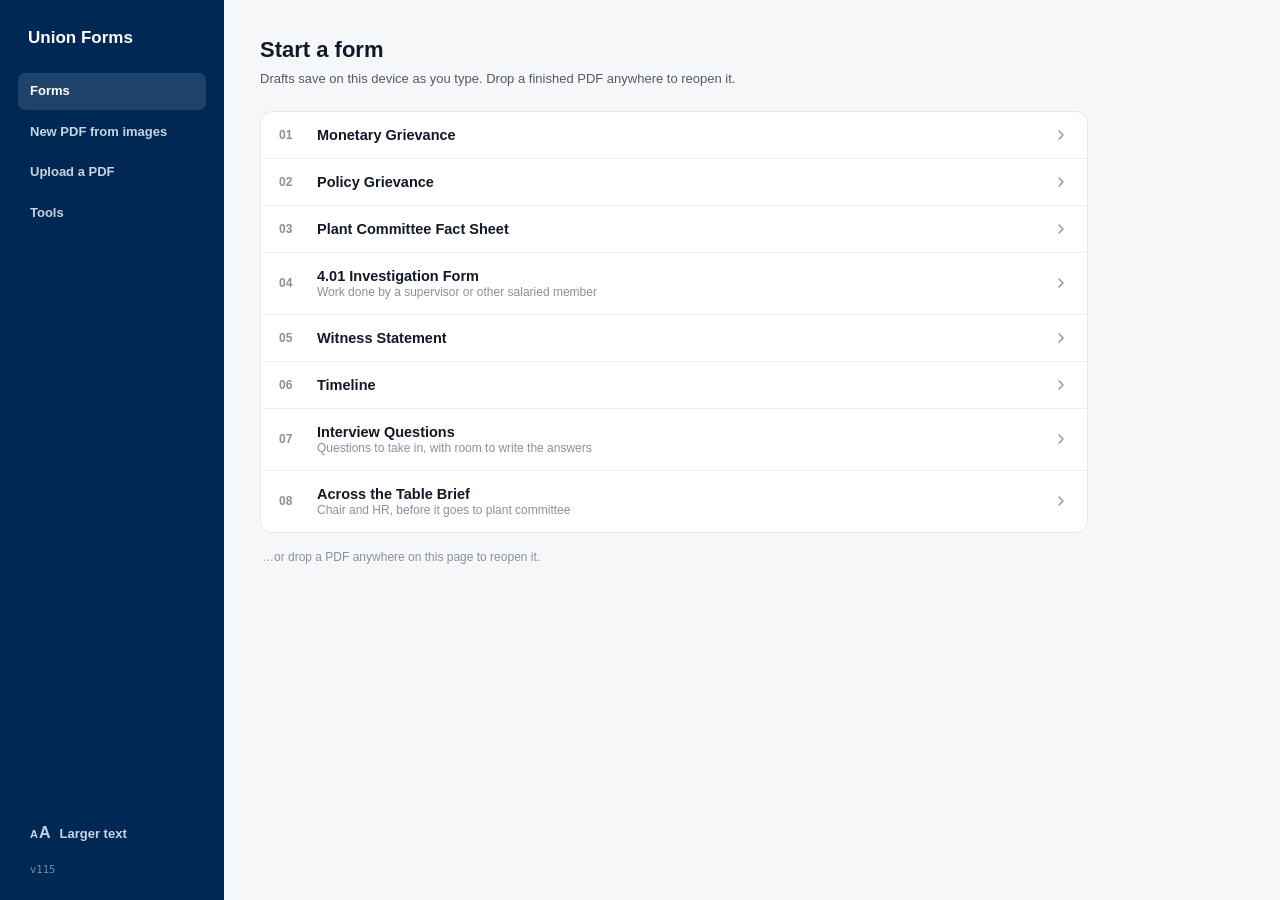
<file: index.html>
<!DOCTYPE html>
<html lang="en">
<head>
<meta charset="UTF-8">
<meta name="viewport" content="width=device-width, initial-scale=1.0">
<title>Union Forms</title>
<link rel="icon" href="favicon.svg" type="image/svg+xml">
<link rel="apple-touch-icon" href="icons/apple-touch-icon.png">
<link rel="manifest" href="manifest.webmanifest">
<meta name="theme-color" content="#002855">
<meta name="apple-mobile-web-app-capable" content="yes">
<meta name="apple-mobile-web-app-status-bar-style" content="black-translucent">
<meta name="apple-mobile-web-app-title" content="Union Forms">
<meta name="description" content="Fill in and print Unifor Local 200 grievance forms. Works offline; nothing is sent anywhere.">
<!-- ?v= is bumped when these change, and must match VERSION in sw.js: both GitHub Pages and
     the service worker cache these, so a stale number keeps serving the previous build. -->
<link rel="stylesheet" href="style.css?v=115">
</head>
<body>

<!-- Fixed rather than part of either page, so it's in the same place whichever one you're on -->
<button type="button" class="text-size-toggle" id="textSizeToggle" data-text-size
        aria-pressed="false" title="Larger text" aria-label="Larger text">
  <span class="tsz-mark" aria-hidden="true"><span class="tsz-small">A</span><span class="tsz-large">A</span></span>
</button>

<!-- ================= HOME: FORM LIBRARY =================
     A navy rail down the left with the odd jobs, and the forms as one numbered list, the way
     Word's start screen lays out a document library. -->
<div class="home-view" id="homeView">
  <nav class="home-rail" aria-label="Union Forms">
    <div class="rail-title">Union Forms</div>
    <span class="rail-item is-current" aria-current="page">Forms</span>
    <button type="button" class="rail-item" id="openBuilder">New PDF from images</button>
    <!-- Opening a PDF is a rare errand: drop a file anywhere on the page. The picker stays as a
         plain control, because a phone or tablet has nothing to drag with. -->
    <label class="rail-item" for="uploadInput">Upload a PDF</label>
    <input type="file" id="uploadInput" accept="application/pdf,application/json,.json,.grv" hidden>
    <!-- Odd jobs that aren't filling in a form. One rail entry, because most reps never need any. -->
    <div class="tools" id="tools" hidden>
      <button type="button" class="rail-item tools-button" id="toolsButton" aria-expanded="false"
              aria-haspopup="true" aria-controls="toolsMenu">Tools</button>
      <div class="tools-menu" id="toolsMenu" hidden role="menu">
        <button type="button" role="menuitem" data-tool="drot">DROT Audit</button>
        <button type="button" role="menuitem" data-tool="dept">Dept Numbers</button>
        <button type="button" role="menuitem" data-tool="cover">Cover page</button>
      </div>
    </div>
    <span class="rail-spacer"></span>
    <button type="button" class="rail-item rail-text-size" data-text-size
            aria-pressed="false" title="Larger text" aria-label="Larger text"><span class="tsz-mark" aria-hidden="true"><span class="tsz-small">A</span><span class="tsz-large">A</span></span><span class="rail-text-size-label">Larger text</span></button>
    <!-- Which build this is, for when someone says a fix isn't there yet. Read off the ?v= on
         script.js so there is nothing extra to remember to bump. -->
    <span class="app-version" id="appVersion" hidden></span>
  </nav>

  <div class="home-main">
    <h1 class="home-title">Start a form</h1>
    <p class="home-sub">Drafts save on this device as you type. Drop a finished PDF anywhere to reopen it.</p>

    <div class="skeleton" id="skeleton" hidden aria-hidden="true"></div>

    <div class="form-cards">
      <button class="form-card" data-form="ford">
        <span class="picker-index">01</span>
        <span class="picker-text"><span class="picker-label">Grievance Investigation &amp; Claim Form</span><span class="picker-sub">Ford — Section A intake</span></span>
        <svg class="picker-chevron" width="16" height="16" viewBox="0 0 24 24" fill="none" stroke="currentColor" stroke-width="2" stroke-linecap="round" stroke-linejoin="round" aria-hidden="true"><polyline points="9 18 15 12 9 6"></polyline></svg>
      </button>
      <button class="form-card" data-form="policy">
        <span class="picker-index">02</span>
        <span class="picker-text"><span class="picker-label">Policy Grievance Form</span><span class="picker-sub">Ford — policy grievance</span></span>
        <svg class="picker-chevron" width="16" height="16" viewBox="0 0 24 24" fill="none" stroke="currentColor" stroke-width="2" stroke-linecap="round" stroke-linejoin="round" aria-hidden="true"><polyline points="9 18 15 12 9 6"></polyline></svg>
      </button>
      <button class="form-card" data-form="unifor">
        <span class="picker-index">03</span>
        <span class="picker-text"><span class="picker-label">Local 200 Fact Sheet</span><span class="picker-sub">Unifor — first stage appeal</span></span>
        <svg class="picker-chevron" width="16" height="16" viewBox="0 0 24 24" fill="none" stroke="currentColor" stroke-width="2" stroke-linecap="round" stroke-linejoin="round" aria-hidden="true"><polyline points="9 18 15 12 9 6"></polyline></svg>
      </button>
      <button class="form-card" data-form="investigation">
        <span class="picker-index">04</span>
        <span class="picker-text"><span class="picker-label">4.01 Investigation Form</span><span class="picker-sub">Workplace incident intake</span></span>
        <svg class="picker-chevron" width="16" height="16" viewBox="0 0 24 24" fill="none" stroke="currentColor" stroke-width="2" stroke-linecap="round" stroke-linejoin="round" aria-hidden="true"><polyline points="9 18 15 12 9 6"></polyline></svg>
      </button>
      <button class="form-card" data-form="witness">
        <span class="picker-index">05</span>
        <span class="picker-text"><span class="picker-label">Witness Statement</span><span class="picker-sub"></span></span>
        <svg class="picker-chevron" width="16" height="16" viewBox="0 0 24 24" fill="none" stroke="currentColor" stroke-width="2" stroke-linecap="round" stroke-linejoin="round" aria-hidden="true"><polyline points="9 18 15 12 9 6"></polyline></svg>
      </button>
      <button class="form-card" data-form="timeline">
        <span class="picker-index">06</span>
        <span class="picker-text"><span class="picker-label">Timeline</span><span class="picker-sub"></span></span>
        <svg class="picker-chevron" width="16" height="16" viewBox="0 0 24 24" fill="none" stroke="currentColor" stroke-width="2" stroke-linecap="round" stroke-linejoin="round" aria-hidden="true"><polyline points="9 18 15 12 9 6"></polyline></svg>
      </button>
    <button class="form-card" data-form="interview">
        <span class="picker-index">07</span>
        <span class="picker-text"><span class="picker-label">Interview Questions</span><span class="picker-sub"></span></span>
        <svg class="picker-chevron" width="16" height="16" viewBox="0 0 24 24" fill="none" stroke="currentColor" stroke-width="2" stroke-linecap="round" stroke-linejoin="round" aria-hidden="true"><polyline points="9 18 15 12 9 6"></polyline></svg>
      </button>
    <button class="form-card" data-form="meeting">
        <span class="picker-index">08</span>
        <span class="picker-text"><span class="picker-label">Across the Table Brief</span><span class="picker-sub">Chair and HR, before plant committee</span></span>
        <svg class="picker-chevron" width="16" height="16" viewBox="0 0 24 24" fill="none" stroke="currentColor" stroke-width="2" stroke-linecap="round" stroke-linejoin="round" aria-hidden="true"><polyline points="9 18 15 12 9 6"></polyline></svg>
      </button>
    </div>

    <div class="home-actions">
      <span class="home-note">…or drop a PDF anywhere on this page to reopen it.</span>
      <button type="button" class="home-action is-danger" id="clearAllForms" hidden>Clear all forms</button>
    </div>
    <p class="upload-error" id="uploadError" hidden></p>
  </div>
</div>

<!-- ================= DROT AUDIT =================
     Steps through every department, one at a time, showing the DROT to copy out. -->
<div class="drot-view" id="drotView" hidden>
  <div class="dc-toolbar">
    <button type="button" class="dc-back" data-back-to-forms>
      <svg width="16" height="16" viewBox="0 0 24 24" fill="none" stroke="currentColor"
           stroke-width="2.2" stroke-linecap="round" stroke-linejoin="round" aria-hidden="true">
        <path d="M19 12H5"></path><path d="m12 19-7-7 7-7"></path>
      </svg>
      Forms
    </button>
    <span class="drot-progress" id="drotProgress"></span>
    <label class="drot-shift">
      <span>Shift</span>
      <select id="drotShift"></select>
    </label>
  </div>

  <div class="drot-card">
    <p class="drot-dept" id="drotDept"></p>
    <p class="drot-plant" id="drotPlant"></p>
    <p class="drot-code" id="drotCode"></p>
    <p class="drot-number" id="drotNumber"></p>

    <div class="drot-actions">
      <button type="button" class="btn-quiet" id="drotPrev">Back</button>
      <button type="button" class="btn-secondary" id="drotCopy">Copy</button>
      <button type="button" class="btn-primary" id="drotNext">Next</button>
    </div>
    <p class="drot-status" id="drotStatus" role="status"></p>
  </div>
</div>

<!-- ================= DEPT NUMBERS =================
     The skilled trades sheet. Rows are built from DROT_DEPARTMENTS in script.js. -->
<div class="dept-view" id="deptView" hidden>
  <div class="dc-toolbar">
    <button type="button" class="dc-back" data-back-to-forms>
      <svg width="16" height="16" viewBox="0 0 24 24" fill="none" stroke="currentColor"
           stroke-width="2.2" stroke-linecap="round" stroke-linejoin="round" aria-hidden="true">
        <path d="M19 12H5"></path><path d="m12 19-7-7 7-7"></path>
      </svg>
      Forms
    </button>
    <h1 class="dept-title">Skilled Trades Dept Numbers</h1>
    <span class="dept-status" id="deptStatus" role="status"></span>
  </div>
  <div id="deptTables"></div>
</div>

<!-- ================= COVER PAGE =================
     A front sheet for a bundle: the matter and the people, centred on a blank page. -->
<div class="cover-view" id="coverView" hidden>
  <div class="dc-toolbar">
    <button type="button" class="dc-back" data-back-to-forms>
      <svg width="16" height="16" viewBox="0 0 24 24" fill="none" stroke="currentColor"
           stroke-width="2.2" stroke-linecap="round" stroke-linejoin="round" aria-hidden="true">
        <path d="M19 12H5"></path><path d="m12 19-7-7 7-7"></path>
      </svg>
      Forms
    </button>
    <span class="cover-hint">A front sheet for a bundle. Type what it covers.</span>
    <button type="button" class="btn-primary" id="coverPrint">Print/Download PDF</button>
  </div>

  <div class="dc-page cover-page">
    <textarea class="cover-title" id="coverTitle" rows="1" placeholder="Title of the matter" aria-label="Title" spellcheck="true"></textarea>
    <div class="cover-rule" aria-hidden="true"></div>
    <textarea class="cover-sub" id="coverSub" rows="2" placeholder="Who is involved, and the file or grievance number" aria-label="Who is involved"></textarea>
    <input type="text" class="cover-date" id="coverDate" placeholder="Date" aria-label="Date" autocomplete="off">
    <div class="cover-foot" aria-hidden="true">Unifor Local 200</div>
  </div>
</div>

<!-- ================= BUILD A PDF FROM IMAGES =================
     For sending a pile of screenshots as one document. Each image becomes a page; a PDF
     dropped in contributes its own pages unchanged. -->
<div class="builder-view" id="builderView" hidden>
  <div class="dc-toolbar">
    <button type="button" class="dc-back" data-back-to-forms>
      <svg width="16" height="16" viewBox="0 0 24 24" fill="none" stroke="currentColor"
           stroke-width="2.2" stroke-linecap="round" stroke-linejoin="round" aria-hidden="true">
        <path d="M19 12H5"></path><path d="m12 19-7-7 7-7"></path>
      </svg>
      Forms
    </button>
    <span class="builder-count" id="builderCount">Nothing added yet</span>
    <button type="button" class="btn-secondary" id="builderClear">Start over</button>
    <button type="button" class="btn-secondary" id="builderRead">Read &amp; sort</button>
    <button type="button" class="btn-secondary" id="builderMarkup">Mark up</button>
    <button type="button" class="btn-primary" id="builderPreview">Print/Download PDF</button>
  </div>

  <div class="builder-drop" id="builderDrop">
    <p class="builder-hint">
      Press <kbd>Ctrl</kbd>+<kbd>V</kbd> to paste a screenshot, drop images or PDFs here,
      or <label class="builder-pick" for="builderInput">choose files</label>.
    </p>
    <input type="file" id="builderInput" accept="image/*,application/pdf" multiple hidden>
  </div>

  <p class="upload-error" id="builderError" hidden></p>
  <div id="builderLayout" hidden></div>
  <div class="builder-pages" id="builderPages"></div>
</div>

<main class="workspace" id="workspace" hidden>


  <!-- ================= FORD FORM (WYSIWYG document view) =================
       Mirrors buildFordDoc() block for block: same sections in the same order, at the same
       proportions. Sections B-D are shown because they print, but are filled in on paper by
       the department, so they render as empty boxes with no controls. -->
  <section class="form-panel active" id="form-ford" aria-labelledby="form-ford-heading">
    <div class="dc-toolbar">
      <div class="dc-titlebar">
        <button type="button" class="dc-back" data-back-to-forms>
          <svg width="15" height="15" viewBox="0 0 24 24" fill="none" stroke="currentColor" stroke-width="2.2" stroke-linecap="round" stroke-linejoin="round" aria-hidden="true"><path d="M19 12H5"></path><path d="m12 19-7-7 7-7"></path></svg>
          Forms
        </button>
        <span class="dc-titlebar-sep" aria-hidden="true"></span>
        <span class="dc-titlebar-app">Union Forms</span>
        <span class="dc-titlebar-doc" data-form-title="ford">Grievance Investigation &amp; Claim Form</span>
        <span class="dc-titlebar-spacer"></span>
        <span class="dc-saved" role="status"><svg width="13" height="13" viewBox="0 0 24 24" fill="none" stroke="currentColor" stroke-width="2.4" stroke-linecap="round" stroke-linejoin="round" aria-hidden="true"><polyline points="20 6 9 17 4 12"></polyline></svg>Draft saved</span>
        <button type="button" class="bar-text-size" data-text-size
                aria-pressed="false" title="Larger text" aria-label="Larger text"><span class="tsz-mark" aria-hidden="true"><span class="tsz-small">A</span><span class="tsz-large">A</span></span></button>
      </div>
      <div class="dc-ribbon">
        <div class="dc-ribbon-group">
          <div class="dc-ribbon-row">
            <button type="button" class="dc-tool" data-word-out="ford"
                    data-tip="Send to Word" data-tip-note="Copy this form out as plain text, to dictate into in Word." aria-label="Send to Word"><svg width="20" height="20" viewBox="0 0 24 24" fill="none" stroke="currentColor" stroke-width="1.7" stroke-linecap="round" stroke-linejoin="round" aria-hidden="true"><path d="M14 3v4a1 1 0 0 0 1 1h4"></path><path d="M17 21H7a2 2 0 0 1-2-2V5a2 2 0 0 1 2-2h7l5 5v11a2 2 0 0 1-2 2z"></path><path d="M9 13h4"></path><path d="M9 17h6"></path></svg>Send to Word</button>
            <button type="button" class="dc-tool" data-word-in="ford"
                    data-tip="Import from Word" data-tip-note="Paste the dictated text back in to fill this form." aria-label="Import from Word"><svg width="20" height="20" viewBox="0 0 24 24" fill="none" stroke="currentColor" stroke-width="1.7" stroke-linecap="round" stroke-linejoin="round" aria-hidden="true"><path d="M14 3v4a1 1 0 0 0 1 1h4"></path><path d="M17 21H7a2 2 0 0 1-2-2V5a2 2 0 0 1 2-2h7l5 5v11a2 2 0 0 1-2 2z"></path><path d="M12 11v6"></path><path d="m9 14 3 3 3-3"></path></svg>Import from Word</button>
          </div>
          <span class="dc-ribbon-name" aria-hidden="true">Word</span>
        </div>
        <span class="dc-ribbon-sep" aria-hidden="true"></span>
        <div class="dc-ribbon-group">
          <div class="dc-ribbon-row">
            <button type="button" class="dc-tool" data-markup-form="ford"
                    data-tip="Mark up" data-tip-note="Draw on the form and its supporting documents." aria-label="Mark up"><svg width="20" height="20" viewBox="0 0 24 24" fill="none" stroke="currentColor" stroke-width="1.7" stroke-linecap="round" stroke-linejoin="round" aria-hidden="true"><path d="M12 19l7-7 3 3-7 7-3-3z"></path><path d="M18 13l-1.5-7.5L2 2l3.5 14.5L13 18l5-5z"></path><path d="M2 2l7.586 7.586"></path><circle cx="11" cy="11" r="2"></circle></svg>Mark up</button>
            <button type="button" class="dc-tool" id="fordClear"
                    data-tip="Clear form" data-tip-note="Empty every field on this form." aria-label="Clear form"><svg width="20" height="20" viewBox="0 0 24 24" fill="none" stroke="currentColor" stroke-width="1.7" stroke-linecap="round" stroke-linejoin="round" aria-hidden="true"><path d="M3 6h18"></path><path d="M8 6V4a1 1 0 0 1 1-1h6a1 1 0 0 1 1 1v2"></path><path d="M19 6l-1 14a2 2 0 0 1-2 2H8a2 2 0 0 1-2-2L5 6"></path></svg>Clear form</button>
          </div>
          <span class="dc-ribbon-name" aria-hidden="true">Document</span>
        </div>
        <span class="dc-ribbon-sep" aria-hidden="true"></span>
        <div class="dc-ribbon-group">
          <div class="dc-ribbon-row dc-advanced">
            <button type="button" class="dc-tool" data-advanced="ford" aria-expanded="false"
                    data-tip="Advanced" data-tip-note="Tools most people never need." aria-label="Advanced"><svg width="20" height="20" viewBox="0 0 24 24" fill="none" stroke="currentColor" stroke-width="1.7" stroke-linecap="round" stroke-linejoin="round" aria-hidden="true"><circle cx="5" cy="12" r="1.6"></circle><circle cx="12" cy="12" r="1.6"></circle><circle cx="19" cy="12" r="1.6"></circle></svg>Advanced</button>
            <div class="dc-advanced-menu" data-advanced-menu="ford" hidden>
              <p class="dc-advanced-head">Advanced</p>
              <button type="button" data-save-grv="ford">Save as .grv</button>
              <p class="dc-advanced-note">Your own backup copy: drop it back on this page later and the
                form fills itself in again. <b>Never send a .grv to the company.</b> It is not a
                grievance and they cannot open it.</p>
            </div>
          </div>
          <span class="dc-ribbon-name" aria-hidden="true">Other</span>
        </div>
        <span class="dc-ribbon-spacer"></span>
        <button type="submit" class="dc-ribbon-print" form="fordForm"><svg width="20" height="20" viewBox="0 0 24 24" fill="none" stroke="currentColor" stroke-width="1.8" stroke-linecap="round" stroke-linejoin="round" aria-hidden="true"><path d="M6 9V2h12v7"></path><path d="M6 18H4a2 2 0 0 1-2-2v-5a2 2 0 0 1 2-2h16a2 2 0 0 1 2 2v5a2 2 0 0 1-2 2h-2"></path><rect x="6" y="14" width="12" height="8"></rect></svg>Print / Download PDF</button>
      </div>
    </div>

    <form id="fordForm" class="dc-page">
      <div class="dc-head-row dc-head-boxed">
        <div class="dc-doc-title" id="form-ford-heading">Grievance Investigation &amp; Claim Form</div>
        <div class="dc-field-grid dc-standalone dc-submitted-cell">
          <label>
            <span class="dc-field-label">Submitted By</span>
            <textarea class="dc-value" name="submittedBy" rows="1" autocomplete="name"></textarea>
          </label>
        </div>
      </div>
      <div class="dc-doc-rule"></div>

      <div class="dc-band"><span>Section A:</span><span class="dc-band-sub"> Employee Details &amp; Grievance Summary</span></div>
      <div class="dc-field-grid dc-cols-4 dc-attached">
        <label>
          <span class="dc-field-label">Employee Name</span>
          <textarea class="dc-value" name="employeeName" rows="1" autocomplete="off"></textarea>
        </label>
        <label>
          <span class="dc-field-label">Global ID</span>
          <textarea class="dc-value" name="globalId" rows="1" autocomplete="off"></textarea>
        </label>
        <label>
          <span class="dc-field-label">Department</span>
          <textarea class="dc-value" name="department" rows="1" autocomplete="off"></textarea>
        </label>
        <label>
          <span class="dc-field-label">Process Coach</span>
          <textarea class="dc-value" name="processCoach" rows="1" autocomplete="off"></textarea>
        </label>
      </div>

      <!-- Article Violation spans two of the four columns above, so the dividers line up -->
      <div class="dc-field-grid dc-cols-211 dc-standalone dc-block">
        <label>
          <span class="dc-field-label">Article Violation</span>
          <textarea class="dc-value" name="article" rows="1" autocomplete="off"></textarea>
        </label>
        <label>
          <span class="dc-field-label">Date of Incident</span>
          <input type="date" name="dateIncident">
        </label>
        <label>
          <span class="dc-field-label">Date Filed</span>
          <input type="date" name="dateFiled">
        </label>
      </div>

      <div class="dc-block">
        <div class="dc-field-label dc-box-label">Details of Incident</div>
        <div class="dc-box dc-details">
          <textarea class="dc-textarea" name="details"></textarea>
        </div>
      </div>

      <div class="dc-hours">
        <label class="dc-hour-cell">
          <span class="dc-field-label">Hours at straight time</span>
          <input type="text" name="hoursStraight" inputmode="decimal">
        </label>
        <label class="dc-hour-cell">
          <span class="dc-field-label">Hours of #1 Shift Prem</span>
          <input type="text" name="hoursShift1" inputmode="decimal">
        </label>
        <label class="dc-hour-cell">
          <span class="dc-field-label">Hours at time &amp; one half</span>
          <input type="text" name="hoursTimeHalf" inputmode="decimal">
        </label>
        <label class="dc-hour-cell">
          <span class="dc-field-label">Hours of #3 Shift Prem</span>
          <input type="text" name="hoursShift3" inputmode="decimal">
        </label>
        <label class="dc-hour-cell">
          <span class="dc-field-label">Hours at double time</span>
          <input type="text" name="hoursDouble" inputmode="decimal">
        </label>
        <label class="dc-hour-cell">
          <span class="dc-field-label">Hours at triple time</span>
          <input type="text" name="hoursTriple" inputmode="decimal">
        </label>
      </div>

      <!-- ---- Section B: filled in by the department ---- -->
      <div class="dc-reserved" aria-hidden="true">
        <div class="dc-band"><span>Section B:</span><span class="dc-band-sub"> Department Response</span></div>
        <div class="dc-approve-row">
          <svg class="dc-diagonal" viewBox="0 0 100 100" preserveAspectRatio="none">
            <line x1="42" y1="0" x2="58" y2="100" stroke="#E4E1DC" vector-effect="non-scaling-stroke"></line>
          </svg>
          <span class="dc-check dc-check-approved">Grievance Approved</span>
          <span class="dc-check dc-check-denied">Grievance Denied</span>
        </div>
        <div class="dc-field-grid dc-cols-211 dc-attached">
          <div class="dc-cell">
            <span class="dc-field-label">Department Representative</span>
            <div class="dc-value-blank"></div>
          </div>
          <div class="dc-cell">
            <span class="dc-field-label">Signature</span>
            <div class="dc-value-blank"></div>
          </div>
          <div class="dc-cell">
            <span class="dc-field-label">Department Charge No</span>
            <div class="dc-value-blank"></div>
          </div>
        </div>
        <div class="dc-block">
          <div class="dc-field-label dc-box-label">Comments</div>
          <div class="dc-box dc-comments"></div>
        </div>
      </div>

      <!-- ---- Section C: filled in by employee relations ---- -->
      <div class="dc-reserved" aria-hidden="true">
        <div class="dc-band"><span>Section C:</span><span class="dc-band-sub"> Employee Relations Response</span></div>
        <div class="dc-field-grid dc-cols-4 dc-attached">
          <div class="dc-cell">
            <span class="dc-field-label">Emp. Relations Rep.</span>
            <div class="dc-value-blank"></div>
          </div>
          <div class="dc-cell">
            <span class="dc-field-label">Signature</span>
            <div class="dc-value-blank"></div>
          </div>
          <div class="dc-cell">
            <span class="dc-field-label">Grievance Stage</span>
            <div class="dc-value-blank"></div>
          </div>
          <div class="dc-cell">
            <span class="dc-field-label">Number</span>
            <div class="dc-value-blank"></div>
          </div>
        </div>
        <div class="dc-block">
          <div class="dc-field-label dc-box-label">Comments</div>
          <div class="dc-box dc-comments"></div>
        </div>
      </div>

      <!-- ---- Section D: filled in by payroll ---- -->
      <div class="dc-reserved" aria-hidden="true">
        <div class="dc-band"><span>Section D:</span><span class="dc-band-sub"> Payroll &amp; Accounting Department</span></div>
        <div class="dc-field-grid dc-cols-4 dc-attached">
          <div class="dc-cell">
            <span class="dc-field-label">Rate</span>
            <div class="dc-value-blank"></div>
          </div>
          <div class="dc-cell">
            <span class="dc-field-label">Hours</span>
            <div class="dc-value-blank"></div>
          </div>
          <div class="dc-cell">
            <span class="dc-field-label">Amount</span>
            <div class="dc-value-blank"></div>
          </div>
          <div class="dc-cell">
            <span class="dc-field-label">Pay Period</span>
            <div class="dc-value-blank"></div>
          </div>
        </div>
        <div class="dc-block">
          <div class="dc-field-label dc-box-label">Comments</div>
          <div class="dc-box dc-comments"></div>
        </div>
      </div>
    </form>

    <!-- Outside the sheet: these are appended after the form, not printed on it -->
    <div class="dc-attachments" aria-label="Supporting documents"></div>
  </section>



  <!-- ================= POLICY GRIEVANCE FORM (document view) =================
       buildPolicyDoc() is the Ford document without the hours grid or Section D. -->
  <section class="form-panel" id="form-policy" aria-labelledby="form-policy-heading">
    <div class="dc-toolbar">
      <div class="dc-titlebar">
        <button type="button" class="dc-back" data-back-to-forms>
          <svg width="15" height="15" viewBox="0 0 24 24" fill="none" stroke="currentColor" stroke-width="2.2" stroke-linecap="round" stroke-linejoin="round" aria-hidden="true"><path d="M19 12H5"></path><path d="m12 19-7-7 7-7"></path></svg>
          Forms
        </button>
        <span class="dc-titlebar-sep" aria-hidden="true"></span>
        <span class="dc-titlebar-app">Union Forms</span>
        <span class="dc-titlebar-doc" data-form-title="policy">Policy Grievance Form</span>
        <span class="dc-titlebar-spacer"></span>
        <span class="dc-saved" role="status"><svg width="13" height="13" viewBox="0 0 24 24" fill="none" stroke="currentColor" stroke-width="2.4" stroke-linecap="round" stroke-linejoin="round" aria-hidden="true"><polyline points="20 6 9 17 4 12"></polyline></svg>Draft saved</span>
        <button type="button" class="bar-text-size" data-text-size
                aria-pressed="false" title="Larger text" aria-label="Larger text"><span class="tsz-mark" aria-hidden="true"><span class="tsz-small">A</span><span class="tsz-large">A</span></span></button>
      </div>
      <div class="dc-ribbon">
        <div class="dc-ribbon-group">
          <div class="dc-ribbon-row">
            <button type="button" class="dc-tool" data-word-out="policy"
                    data-tip="Send to Word" data-tip-note="Copy this form out as plain text, to dictate into in Word." aria-label="Send to Word"><svg width="20" height="20" viewBox="0 0 24 24" fill="none" stroke="currentColor" stroke-width="1.7" stroke-linecap="round" stroke-linejoin="round" aria-hidden="true"><path d="M14 3v4a1 1 0 0 0 1 1h4"></path><path d="M17 21H7a2 2 0 0 1-2-2V5a2 2 0 0 1 2-2h7l5 5v11a2 2 0 0 1-2 2z"></path><path d="M9 13h4"></path><path d="M9 17h6"></path></svg>Send to Word</button>
            <button type="button" class="dc-tool" data-word-in="policy"
                    data-tip="Import from Word" data-tip-note="Paste the dictated text back in to fill this form." aria-label="Import from Word"><svg width="20" height="20" viewBox="0 0 24 24" fill="none" stroke="currentColor" stroke-width="1.7" stroke-linecap="round" stroke-linejoin="round" aria-hidden="true"><path d="M14 3v4a1 1 0 0 0 1 1h4"></path><path d="M17 21H7a2 2 0 0 1-2-2V5a2 2 0 0 1 2-2h7l5 5v11a2 2 0 0 1-2 2z"></path><path d="M12 11v6"></path><path d="m9 14 3 3 3-3"></path></svg>Import from Word</button>
          </div>
          <span class="dc-ribbon-name" aria-hidden="true">Word</span>
        </div>
        <span class="dc-ribbon-sep" aria-hidden="true"></span>
        <div class="dc-ribbon-group">
          <div class="dc-ribbon-row">
            <button type="button" class="dc-tool" data-markup-form="policy"
                    data-tip="Mark up" data-tip-note="Draw on the form and its supporting documents." aria-label="Mark up"><svg width="20" height="20" viewBox="0 0 24 24" fill="none" stroke="currentColor" stroke-width="1.7" stroke-linecap="round" stroke-linejoin="round" aria-hidden="true"><path d="M12 19l7-7 3 3-7 7-3-3z"></path><path d="M18 13l-1.5-7.5L2 2l3.5 14.5L13 18l5-5z"></path><path d="M2 2l7.586 7.586"></path><circle cx="11" cy="11" r="2"></circle></svg>Mark up</button>
            <button type="button" class="dc-tool" id="policyClear"
                    data-tip="Clear form" data-tip-note="Empty every field on this form." aria-label="Clear form"><svg width="20" height="20" viewBox="0 0 24 24" fill="none" stroke="currentColor" stroke-width="1.7" stroke-linecap="round" stroke-linejoin="round" aria-hidden="true"><path d="M3 6h18"></path><path d="M8 6V4a1 1 0 0 1 1-1h6a1 1 0 0 1 1 1v2"></path><path d="M19 6l-1 14a2 2 0 0 1-2 2H8a2 2 0 0 1-2-2L5 6"></path></svg>Clear form</button>
          </div>
          <span class="dc-ribbon-name" aria-hidden="true">Document</span>
        </div>
        <span class="dc-ribbon-sep" aria-hidden="true"></span>
        <div class="dc-ribbon-group">
          <div class="dc-ribbon-row dc-advanced">
            <button type="button" class="dc-tool" data-advanced="policy" aria-expanded="false"
                    data-tip="Advanced" data-tip-note="Tools most people never need." aria-label="Advanced"><svg width="20" height="20" viewBox="0 0 24 24" fill="none" stroke="currentColor" stroke-width="1.7" stroke-linecap="round" stroke-linejoin="round" aria-hidden="true"><circle cx="5" cy="12" r="1.6"></circle><circle cx="12" cy="12" r="1.6"></circle><circle cx="19" cy="12" r="1.6"></circle></svg>Advanced</button>
            <div class="dc-advanced-menu" data-advanced-menu="policy" hidden>
              <p class="dc-advanced-head">Advanced</p>
              <button type="button" data-save-grv="policy">Save as .grv</button>
              <p class="dc-advanced-note">Your own backup copy: drop it back on this page later and the
                form fills itself in again. <b>Never send a .grv to the company.</b> It is not a
                grievance and they cannot open it.</p>
            </div>
          </div>
          <span class="dc-ribbon-name" aria-hidden="true">Other</span>
        </div>
        <span class="dc-ribbon-spacer"></span>
        <button type="submit" class="dc-ribbon-print" form="policyForm"><svg width="20" height="20" viewBox="0 0 24 24" fill="none" stroke="currentColor" stroke-width="1.8" stroke-linecap="round" stroke-linejoin="round" aria-hidden="true"><path d="M6 9V2h12v7"></path><path d="M6 18H4a2 2 0 0 1-2-2v-5a2 2 0 0 1 2-2h16a2 2 0 0 1 2 2v5a2 2 0 0 1-2 2h-2"></path><rect x="6" y="14" width="12" height="8"></rect></svg>Print / Download PDF</button>
      </div>
    </div>

    <form id="policyForm" class="dc-page">
      <div class="dc-head-row dc-head-boxed">
        <div class="dc-doc-title" id="form-policy-heading">Policy Grievance Form</div>
        <div class="dc-field-grid dc-standalone dc-submitted-cell">
          <label>
            <span class="dc-field-label">Submitted By</span>
            <textarea class="dc-value" name="submittedBy" rows="1" autocomplete="name"></textarea>
          </label>
        </div>
      </div>
      <div class="dc-doc-rule"></div>

      <div class="dc-band"><span>Section A:</span><span class="dc-band-sub"> Employee Details &amp; Grievance Summary</span></div>
      <div class="dc-field-grid dc-cols-4 dc-attached">
        <label>
          <span class="dc-field-label">Employee Name</span>
          <textarea class="dc-value" name="employeeName" rows="1" autocomplete="off"></textarea>
        </label>
        <label>
          <span class="dc-field-label">Global ID</span>
          <textarea class="dc-value" name="globalId" rows="1" autocomplete="off"></textarea>
        </label>
        <label>
          <span class="dc-field-label">Department</span>
          <textarea class="dc-value" name="department" rows="1" autocomplete="off"></textarea>
        </label>
        <label>
          <span class="dc-field-label">Process Coach</span>
          <textarea class="dc-value" name="processCoach" rows="1" autocomplete="off"></textarea>
        </label>
      </div>

      <div class="dc-field-grid dc-cols-211 dc-standalone dc-block">
        <label>
          <span class="dc-field-label">Article Violation</span>
          <textarea class="dc-value" name="article" rows="1" autocomplete="off"></textarea>
        </label>
        <label>
          <span class="dc-field-label">Date of Incident</span>
          <input type="date" name="dateIncident">
        </label>
        <label>
          <span class="dc-field-label">Date Filed</span>
          <input type="date" name="dateFiled">
        </label>
      </div>

      <div class="dc-block">
        <div class="dc-field-label dc-box-label">Details of Incident</div>
        <div class="dc-box dc-details">
          <textarea class="dc-textarea" name="details"></textarea>
        </div>
      </div>

      <div class="dc-reserved" aria-hidden="true">
        <div class="dc-band"><span>Section B:</span><span class="dc-band-sub"> Department Response</span></div>
        <div class="dc-approve-row">
          <svg class="dc-diagonal" viewBox="0 0 100 100" preserveAspectRatio="none">
            <line x1="42" y1="0" x2="58" y2="100" stroke="#E4E1DC" vector-effect="non-scaling-stroke"></line>
          </svg>
          <span class="dc-check dc-check-approved">Grievance Approved</span>
          <span class="dc-check dc-check-denied">Grievance Denied</span>
        </div>
        <div class="dc-field-grid dc-cols-211 dc-attached">
          <div class="dc-cell">
            <span class="dc-field-label">Department Representative</span>
            <div class="dc-value-blank"></div>
          </div>
          <div class="dc-cell">
            <span class="dc-field-label">Signature</span>
            <div class="dc-value-blank"></div>
          </div>
          <div class="dc-cell">
            <span class="dc-field-label">Department Charge No</span>
            <div class="dc-value-blank"></div>
          </div>
        </div>
        <div class="dc-block">
          <div class="dc-field-label dc-box-label">Comments</div>
          <div class="dc-box dc-comments"></div>
        </div>
      </div>

      <div class="dc-reserved" aria-hidden="true">
        <div class="dc-band"><span>Section C:</span><span class="dc-band-sub"> Employee Relations Response</span></div>
        <div class="dc-field-grid dc-cols-4 dc-attached">
          <div class="dc-cell">
            <span class="dc-field-label">Emp. Relations Rep.</span>
            <div class="dc-value-blank"></div>
          </div>
          <div class="dc-cell">
            <span class="dc-field-label">Signature</span>
            <div class="dc-value-blank"></div>
          </div>
          <div class="dc-cell">
            <span class="dc-field-label">Grievance Stage</span>
            <div class="dc-value-blank"></div>
          </div>
          <div class="dc-cell">
            <span class="dc-field-label">Number</span>
            <div class="dc-value-blank"></div>
          </div>
        </div>
        <div class="dc-block">
          <div class="dc-field-label dc-box-label">Comments</div>
          <div class="dc-box dc-comments"></div>
        </div>
      </div>
    </form>

    <!-- Outside the sheet: these are appended after the form, not printed on it -->
    <div class="dc-attachments" aria-label="Supporting documents"></div>
  </section>

  <!-- ================= UNIFOR FACT SHEET (document view) =================
       buildUniforDoc() calls addPage() at fixed points, so this form's page breaks aren't
       computed — they're part of the design. Each sheet below is one printed page, with the
       same repeated SP header and "pg. N / 5" footer the PDF draws. -->
  <section class="form-panel" id="form-unifor" aria-labelledby="form-unifor-heading">
    <div class="dc-toolbar">
      <div class="dc-titlebar">
        <button type="button" class="dc-back" data-back-to-forms>
          <svg width="15" height="15" viewBox="0 0 24 24" fill="none" stroke="currentColor" stroke-width="2.2" stroke-linecap="round" stroke-linejoin="round" aria-hidden="true"><path d="M19 12H5"></path><path d="m12 19-7-7 7-7"></path></svg>
          Forms
        </button>
        <span class="dc-titlebar-sep" aria-hidden="true"></span>
        <span class="dc-titlebar-app">Union Forms</span>
        <span class="dc-titlebar-doc" data-form-title="unifor">Local 200 Fact Sheet</span>
        <span class="dc-titlebar-spacer"></span>
        <span class="dc-saved" role="status"><svg width="13" height="13" viewBox="0 0 24 24" fill="none" stroke="currentColor" stroke-width="2.4" stroke-linecap="round" stroke-linejoin="round" aria-hidden="true"><polyline points="20 6 9 17 4 12"></polyline></svg>Draft saved</span>
        <button type="button" class="bar-text-size" data-text-size
                aria-pressed="false" title="Larger text" aria-label="Larger text"><span class="tsz-mark" aria-hidden="true"><span class="tsz-small">A</span><span class="tsz-large">A</span></span></button>
      </div>
      <div class="dc-ribbon">
        <div class="dc-ribbon-group">
          <div class="dc-ribbon-row">
            <button type="button" class="dc-tool" data-word-out="unifor"
                    data-tip="Send to Word" data-tip-note="Copy this form out as plain text, to dictate into in Word." aria-label="Send to Word"><svg width="20" height="20" viewBox="0 0 24 24" fill="none" stroke="currentColor" stroke-width="1.7" stroke-linecap="round" stroke-linejoin="round" aria-hidden="true"><path d="M14 3v4a1 1 0 0 0 1 1h4"></path><path d="M17 21H7a2 2 0 0 1-2-2V5a2 2 0 0 1 2-2h7l5 5v11a2 2 0 0 1-2 2z"></path><path d="M9 13h4"></path><path d="M9 17h6"></path></svg>Send to Word</button>
            <button type="button" class="dc-tool" data-word-in="unifor"
                    data-tip="Import from Word" data-tip-note="Paste the dictated text back in to fill this form." aria-label="Import from Word"><svg width="20" height="20" viewBox="0 0 24 24" fill="none" stroke="currentColor" stroke-width="1.7" stroke-linecap="round" stroke-linejoin="round" aria-hidden="true"><path d="M14 3v4a1 1 0 0 0 1 1h4"></path><path d="M17 21H7a2 2 0 0 1-2-2V5a2 2 0 0 1 2-2h7l5 5v11a2 2 0 0 1-2 2z"></path><path d="M12 11v6"></path><path d="m9 14 3 3 3-3"></path></svg>Import from Word</button>
          </div>
          <span class="dc-ribbon-name" aria-hidden="true">Word</span>
        </div>
        <span class="dc-ribbon-sep" aria-hidden="true"></span>
        <div class="dc-ribbon-group">
          <div class="dc-ribbon-row">
            <button type="button" class="dc-tool" data-markup-form="unifor"
                    data-tip="Mark up" data-tip-note="Draw on the form and its supporting documents." aria-label="Mark up"><svg width="20" height="20" viewBox="0 0 24 24" fill="none" stroke="currentColor" stroke-width="1.7" stroke-linecap="round" stroke-linejoin="round" aria-hidden="true"><path d="M12 19l7-7 3 3-7 7-3-3z"></path><path d="M18 13l-1.5-7.5L2 2l3.5 14.5L13 18l5-5z"></path><path d="M2 2l7.586 7.586"></path><circle cx="11" cy="11" r="2"></circle></svg>Mark up</button>
            <button type="button" class="dc-tool" id="uniforClear"
                    data-tip="Clear form" data-tip-note="Empty every field on this form." aria-label="Clear form"><svg width="20" height="20" viewBox="0 0 24 24" fill="none" stroke="currentColor" stroke-width="1.7" stroke-linecap="round" stroke-linejoin="round" aria-hidden="true"><path d="M3 6h18"></path><path d="M8 6V4a1 1 0 0 1 1-1h6a1 1 0 0 1 1 1v2"></path><path d="M19 6l-1 14a2 2 0 0 1-2 2H8a2 2 0 0 1-2-2L5 6"></path></svg>Clear form</button>
          </div>
          <span class="dc-ribbon-name" aria-hidden="true">Document</span>
        </div>
        <span class="dc-ribbon-sep" aria-hidden="true"></span>
        <div class="dc-ribbon-group">
          <div class="dc-ribbon-row dc-advanced">
            <button type="button" class="dc-tool" data-advanced="unifor" aria-expanded="false"
                    data-tip="Advanced" data-tip-note="Tools most people never need." aria-label="Advanced"><svg width="20" height="20" viewBox="0 0 24 24" fill="none" stroke="currentColor" stroke-width="1.7" stroke-linecap="round" stroke-linejoin="round" aria-hidden="true"><circle cx="5" cy="12" r="1.6"></circle><circle cx="12" cy="12" r="1.6"></circle><circle cx="19" cy="12" r="1.6"></circle></svg>Advanced</button>
            <div class="dc-advanced-menu" data-advanced-menu="unifor" hidden>
              <p class="dc-advanced-head">Advanced</p>
              <button type="button" data-save-grv="unifor">Save as .grv</button>
              <p class="dc-advanced-note">Your own backup copy: drop it back on this page later and the
                form fills itself in again. <b>Never send a .grv to the company.</b> It is not a
                grievance and they cannot open it.</p>
            </div>
          </div>
          <span class="dc-ribbon-name" aria-hidden="true">Other</span>
        </div>
        <span class="dc-ribbon-spacer"></span>
        <button type="submit" class="dc-ribbon-print" form="uniforForm"><svg width="20" height="20" viewBox="0 0 24 24" fill="none" stroke="currentColor" stroke-width="1.8" stroke-linecap="round" stroke-linejoin="round" aria-hidden="true"><path d="M6 9V2h12v7"></path><path d="M6 18H4a2 2 0 0 1-2-2v-5a2 2 0 0 1 2-2h16a2 2 0 0 1 2 2v5a2 2 0 0 1-2 2h-2"></path><rect x="6" y="14" width="12" height="8"></rect></svg>Print / Download PDF</button>
      </div>
    </div>

    <form id="uniforForm" class="dc-sheets">
      <!-- ---- Page 1 ---- -->
      <div class="dc-page">
        <div class="dc-page-head">
          <span class="dc-sp-value">SP-<input type="text" name="spNumber" autocomplete="off"></span>
          <img class="dc-logo" alt="Unifor" data-unifor-logo>
        </div>
        <div class="dc-doc-rule"></div>

        <div class="dc-doc-title dc-centered" id="form-unifor-heading">Local 200 Grievance Committee Fact Sheet</div>
        <p class="dc-doc-note">For Local Union Use Only</p>
        <p class="dc-doc-note">This form to accompany First Stage Grievance appealed to Bargaining Committee</p>

        <div class="dc-band dc-block"><span>Section A:</span><span class="dc-band-sub"> Grievor</span></div>
        <div class="dc-field-grid dc-cols-211 dc-attached">
          <label>
            <span class="dc-field-label">Grievor's Name</span>
            <textarea class="dc-value" name="grievorName" rows="1" autocomplete="off"></textarea>
          </label>
          <label>
            <span class="dc-field-label">GID #</span>
            <textarea class="dc-value" name="gid" rows="1" autocomplete="off"></textarea>
          </label>
          <label>
            <span class="dc-field-label">Dept</span>
            <textarea class="dc-value" name="dept" rows="1" autocomplete="off"></textarea>
          </label>
        </div>

        <div class="dc-field-grid dc-cols-211 dc-standalone dc-block">
          <label>
            <span class="dc-field-label">Classification</span>
            <textarea class="dc-value" name="classification" rows="1" autocomplete="off"></textarea>
          </label>
          <label>
            <span class="dc-field-label">Seniority Date</span>
            <input type="date" name="seniorityDate">
          </label>
          <label>
            <span class="dc-field-label">Time in Classification</span>
            <textarea class="dc-value" name="timeInClass" rows="1" autocomplete="off"></textarea>
          </label>
        </div>

        <!-- Rate and COLA are read together; discipline is a fact about the grievor's record,
             so it shares this row rather than taking a full-width one of its own. -->
        <div class="dc-split dc-block">
          <div class="dc-field-grid dc-cols-2 dc-standalone">
            <label>
              <span class="dc-field-label">Rate $</span>
              <input type="text" class="dc-value-input currency-input" name="rate" inputmode="decimal">
            </label>
            <label>
              <span class="dc-field-label">COLA $</span>
              <input type="text" class="dc-value-input currency-input" name="cola" inputmode="decimal">
            </label>
          </div>
          <div class="dc-checkbox-field">
            <span class="dc-field-label">Discipline on Record?</span>
            <span class="dc-radio-row">
              <label class="dc-radio"><input type="radio" name="discipline" value="Yes"> Yes</label>
              <label class="dc-radio"><input type="radio" name="discipline" value="No"> No</label>
            </span>
          </div>
        </div>

        <div class="dc-band dc-block"><span>Section B:</span><span class="dc-band-sub"> Supervision &amp; Filing</span></div>
        <div class="dc-field-grid dc-cols-3 dc-attached">
          <label>
            <span class="dc-field-label">Employee's Supervisor</span>
            <textarea class="dc-value" name="supervisor" rows="1" autocomplete="off"></textarea>
          </label>
          <label>
            <span class="dc-field-label">General Supervisor</span>
            <textarea class="dc-value" name="generalSupervisor" rows="1" autocomplete="off"></textarea>
          </label>
          <label>
            <span class="dc-field-label">Superintendent</span>
            <textarea class="dc-value" name="superintendent" rows="1" autocomplete="off"></textarea>
          </label>
        </div>

        <div class="dc-field-grid dc-cols-2 dc-standalone dc-block">
          <label>
            <span class="dc-field-label">Date of Incident</span>
            <input type="date" name="uniforDateIncident">
          </label>
          <label>
            <span class="dc-field-label">Date Grievance Filed</span>
            <input type="date" name="uniforDateFiled">
          </label>
        </div>

        <div class="dc-band dc-block"><span>Section C:</span><span class="dc-band-sub"> The Grievance</span></div>

        <div class="dc-block">
          <div class="dc-field-label dc-box-label">Who is involved in this grievance?</div>
          <div class="dc-box" style="min-height:58.667px">
            <textarea class="dc-textarea" name="whoInvolved" style="min-height:44px"></textarea>
          </div>
        </div>

        <div class="dc-field-grid dc-cols-2 dc-standalone dc-block">
          <label>
            <span class="dc-field-label">When did it happen?</span>
            <textarea class="dc-value" name="whenHappened" rows="1" autocomplete="off"></textarea>
          </label>
          <label>
            <span class="dc-field-label">Where did it happen?</span>
            <textarea class="dc-value" name="whereHappened" rows="1" autocomplete="off"></textarea>
          </label>
        </div>

        <div class="dc-block">
          <div class="dc-field-label dc-box-label">Why is this a grievance?</div>
          <div class="dc-box dc-details">
            <textarea class="dc-textarea" name="whyGrievance"></textarea>
          </div>
        </div>

        <div class="dc-block">
          <div class="dc-field-label dc-box-label">What do we want?</div>
          <div class="dc-box" style="min-height:74.667px">
            <textarea class="dc-textarea" name="whatWeWant" style="min-height:60px"></textarea>
          </div>
        </div>

        <div class="dc-page-foot"><span>Unifor Local 200</span><span>PRIVATE</span><span>pg. 1 / 5</span></div>
      </div>
      <!-- ---- Page 2 ---- -->
      <div class="dc-page">
        <div class="dc-page-head">
          <span class="dc-sp-value" data-sp-mirror>SP-</span>
          <img class="dc-logo" alt="Unifor" data-unifor-logo>
        </div>
        <div class="dc-doc-rule"></div>
        <div class="dc-band dc-block"><span>Section D:</span><span class="dc-band-sub"> Statements</span></div>

        <div class="dc-block">
          <div class="dc-field-label dc-box-label">Supervisor's Statement</div>
          <div class="dc-box" style="min-height:226.667px">
            <textarea class="dc-textarea" name="supervisorStatement" style="min-height:212px"></textarea>
          </div>
        </div>
        <div class="dc-block">
          <div class="dc-field-label dc-box-label">Your Observation</div>
          <div class="dc-box" style="min-height:226.667px">
            <textarea class="dc-textarea" name="yourObservation" style="min-height:212px"></textarea>
          </div>
        </div>
        <div class="dc-block">
          <div class="dc-field-label dc-box-label">Additional Information</div>
          <div class="dc-box" style="min-height:226.667px">
            <textarea class="dc-textarea" name="additionalInfo" style="min-height:212px"></textarea>
          </div>
        </div>

        <div class="dc-page-foot"><span>Unifor Local 200</span><span>PRIVATE</span><span>pg. 2 / 5</span></div>
      </div>

      <!-- ---- Page 3 ---- -->
      <div class="dc-page">
        <div class="dc-page-head">
          <span class="dc-sp-value" data-sp-mirror>SP-</span>
          <img class="dc-logo" alt="Unifor" data-unifor-logo>
        </div>
        <div class="dc-doc-rule"></div>
        <div class="dc-band dc-block"><span>Section E:</span><span class="dc-band-sub"> Investigation</span></div>

        <div class="dc-question">
          <span class="dc-question-text">Have you discussed the supervisor's disposition to the aggrieved? If not, please do so and detail below.</span>
          <span class="dc-radio-row">
            <label class="dc-radio"><input type="radio" name="discussedDisposition" value="Yes"> Yes</label>
            <label class="dc-radio"><input type="radio" name="discussedDisposition" value="No"> No</label>
          </span>
        </div>
        <div class="dc-block">
          <div class="dc-field-label dc-box-label">Details</div>
          <div class="dc-box" style="min-height:58.667px">
            <textarea class="dc-textarea" name="dispositionDetail" style="min-height:44px"></textarea>
          </div>
        </div>

        <div class="dc-block">
          <div class="dc-field-label dc-box-label">What other members are affected? (other than the aggrieved)</div>
          <div class="dc-box" style="min-height:53.333px">
            <textarea class="dc-textarea" name="otherMembersAffected" style="min-height:40px"></textarea>
          </div>
        </div>
        <div class="dc-block">
          <div class="dc-field-label dc-box-label">Name any Witnesses (if possible, get individual signed statements)</div>
          <div class="dc-box" style="min-height:53.333px">
            <textarea class="dc-textarea" name="witnesses" style="min-height:40px"></textarea>
          </div>
        </div>
        <div class="dc-block">
          <div class="dc-field-label dc-box-label">What has the past practice been in regard to similar violations?</div>
          <div class="dc-box" style="min-height:53.333px">
            <textarea class="dc-textarea" name="pastPractice" style="min-height:40px"></textarea>
          </div>
        </div>

        <div class="dc-question">
          <span class="dc-question-text">Has a violation of this nature been called to the Company's attention before?</span>
          <span class="dc-radio-row">
            <label class="dc-radio"><input type="radio" name="priorViolation" value="Yes"> Yes</label>
            <label class="dc-radio"><input type="radio" name="priorViolation" value="No"> No</label>
          </span>
        </div>
        <div class="dc-inline-field">
          <span class="dc-inline-label">If so, when?</span>
          <input type="text" name="priorViolationWhen" autocomplete="off">
        </div>
        <div class="dc-block">
          <div class="dc-field-label dc-box-label">What action did the company take?</div>
          <div class="dc-box" style="min-height:53.333px">
            <textarea class="dc-textarea" name="companyAction" style="min-height:40px"></textarea>
          </div>
        </div>

        <div class="dc-question">
          <span class="dc-question-text">Did the supervisor make any effort to settle this in the discussion?</span>
          <span class="dc-radio-row">
            <label class="dc-radio"><input type="radio" name="settleEffort" value="Yes"> Yes</label>
            <label class="dc-radio"><input type="radio" name="settleEffort" value="No"> No</label>
          </span>
        </div>
        <div class="dc-question">
          <span class="dc-question-text">Did they make an offer?</span>
          <span class="dc-radio-row">
            <label class="dc-radio"><input type="radio" name="madeOffer" value="Yes"> Yes</label>
            <label class="dc-radio"><input type="radio" name="madeOffer" value="No"> No</label>
          </span>
        </div>
        <div class="dc-block">
          <div class="dc-field-label dc-box-label">What exactly were they willing to do?</div>
          <div class="dc-box" style="min-height:66.667px">
            <textarea class="dc-textarea" name="willingToDo" style="min-height:52px"></textarea>
          </div>
        </div>

        <div class="dc-page-foot"><span>Unifor Local 200</span><span>PRIVATE</span><span>pg. 3 / 5</span></div>
      </div>

      <!-- ---- Page 4 ---- -->
      <div class="dc-page">
        <div class="dc-page-head">
          <span class="dc-sp-value" data-sp-mirror>SP-</span>
          <img class="dc-logo" alt="Unifor" data-unifor-logo>
        </div>
        <div class="dc-doc-rule"></div>
        <div class="dc-band dc-block"><span>Section F:</span><span class="dc-band-sub"> Assessment &amp; Submission</span></div>

        <div class="dc-block">
          <div class="dc-field-label dc-box-label">Which of the supervisor's statements are true?</div>
          <div class="dc-box" style="min-height:61.333px">
            <textarea class="dc-textarea" name="statementsTrue" style="min-height:47px"></textarea>
          </div>
        </div>
        <div class="dc-block">
          <div class="dc-field-label dc-box-label">Which are false?</div>
          <div class="dc-box" style="min-height:61.333px">
            <textarea class="dc-textarea" name="statementsFalse" style="min-height:47px"></textarea>
          </div>
        </div>
        <div class="dc-block">
          <div class="dc-field-label dc-box-label">What do you think a reasonable settlement would be?</div>
          <div class="dc-box" style="min-height:66.667px">
            <textarea class="dc-textarea" name="reasonableSettlement" style="min-height:52px"></textarea>
          </div>
        </div>
        <div class="dc-block">
          <div class="dc-field-label dc-box-label">Any other suggestions or comments?</div>
          <div class="dc-box" style="min-height:66.667px">
            <textarea class="dc-textarea" name="otherComments" style="min-height:52px"></textarea>
          </div>
        </div>

        <div class="dc-field-grid dc-standalone dc-block" style="grid-template-columns: 65fr 35fr;">
          <label>
            <span class="dc-field-label">Submitted By</span>
            <textarea class="dc-value" name="submittedBy" rows="1" autocomplete="off"></textarea>
          </label>
          <label>
            <span class="dc-field-label">Shift</span>
            <textarea class="dc-value" name="shift" rows="1" autocomplete="off"></textarea>
          </label>
        </div>

        <p class="dc-fine-print">NOTE: These facts are basic requirements to the grievance procedure. They must be filled out. Additional facts may be filled in on space available, or attached separately.</p>

        <div class="dc-page-foot"><span>Unifor Local 200</span><span>PRIVATE</span><span>pg. 4 / 5</span></div>
      </div>

      <!-- ---- Page 5 ---- -->
      <div class="dc-page">
        <div class="dc-page-head">
          <span class="dc-sp-value" data-sp-mirror>SP-</span>
          <img class="dc-logo" alt="Unifor" data-unifor-logo>
        </div>
        <div class="dc-doc-rule"></div>
        <div class="dc-band dc-block"><span>Section G:</span><span class="dc-band-sub"> Committee Comments</span></div>

        <div class="dc-block">
          <div class="dc-field-label dc-box-label">Committeeperson's Comments on Second Stage</div>
          <div class="dc-box" style="min-height:373.333px">
            <textarea class="dc-textarea" name="committeepersonComments" style="min-height:359px"></textarea>
          </div>
        </div>
        <div class="dc-block">
          <div class="dc-field-label dc-box-label">Plant Chair's Comments on Third Stage</div>
          <div class="dc-box" style="min-height:373.333px">
            <textarea class="dc-textarea" name="plantChairComments" style="min-height:359px"></textarea>
          </div>
        </div>

        <div class="dc-page-foot"><span>Unifor Local 200</span><span>PRIVATE</span><span>pg. 5 / 5</span></div>
      </div>
    </form>

    <!-- Outside the sheet: these are appended after the form, not printed on it -->
    <div class="dc-attachments" aria-label="Supporting documents"></div>
  </section>

  <!-- ================= 4.01 INVESTIGATION FORM (document view) ================= -->
  <section class="form-panel" id="form-investigation" aria-labelledby="form-investigation-heading">
    <div class="dc-toolbar">
      <div class="dc-titlebar">
        <button type="button" class="dc-back" data-back-to-forms>
          <svg width="15" height="15" viewBox="0 0 24 24" fill="none" stroke="currentColor" stroke-width="2.2" stroke-linecap="round" stroke-linejoin="round" aria-hidden="true"><path d="M19 12H5"></path><path d="m12 19-7-7 7-7"></path></svg>
          Forms
        </button>
        <span class="dc-titlebar-sep" aria-hidden="true"></span>
        <span class="dc-titlebar-app">Union Forms</span>
        <span class="dc-titlebar-doc" data-form-title="investigation">4.01 Investigation Form</span>
        <span class="dc-titlebar-spacer"></span>
        <span class="dc-saved" role="status"><svg width="13" height="13" viewBox="0 0 24 24" fill="none" stroke="currentColor" stroke-width="2.4" stroke-linecap="round" stroke-linejoin="round" aria-hidden="true"><polyline points="20 6 9 17 4 12"></polyline></svg>Draft saved</span>
        <button type="button" class="bar-text-size" data-text-size
                aria-pressed="false" title="Larger text" aria-label="Larger text"><span class="tsz-mark" aria-hidden="true"><span class="tsz-small">A</span><span class="tsz-large">A</span></span></button>
      </div>
      <div class="dc-ribbon">
        <div class="dc-ribbon-group">
          <div class="dc-ribbon-row">
            <button type="button" class="dc-tool" data-word-out="investigation"
                    data-tip="Send to Word" data-tip-note="Copy this form out as plain text, to dictate into in Word." aria-label="Send to Word"><svg width="20" height="20" viewBox="0 0 24 24" fill="none" stroke="currentColor" stroke-width="1.7" stroke-linecap="round" stroke-linejoin="round" aria-hidden="true"><path d="M14 3v4a1 1 0 0 0 1 1h4"></path><path d="M17 21H7a2 2 0 0 1-2-2V5a2 2 0 0 1 2-2h7l5 5v11a2 2 0 0 1-2 2z"></path><path d="M9 13h4"></path><path d="M9 17h6"></path></svg>Send to Word</button>
            <button type="button" class="dc-tool" data-word-in="investigation"
                    data-tip="Import from Word" data-tip-note="Paste the dictated text back in to fill this form." aria-label="Import from Word"><svg width="20" height="20" viewBox="0 0 24 24" fill="none" stroke="currentColor" stroke-width="1.7" stroke-linecap="round" stroke-linejoin="round" aria-hidden="true"><path d="M14 3v4a1 1 0 0 0 1 1h4"></path><path d="M17 21H7a2 2 0 0 1-2-2V5a2 2 0 0 1 2-2h7l5 5v11a2 2 0 0 1-2 2z"></path><path d="M12 11v6"></path><path d="m9 14 3 3 3-3"></path></svg>Import from Word</button>
          </div>
          <span class="dc-ribbon-name" aria-hidden="true">Word</span>
        </div>
        <span class="dc-ribbon-sep" aria-hidden="true"></span>
        <div class="dc-ribbon-group">
          <div class="dc-ribbon-row">
            <button type="button" class="dc-tool" data-markup-form="investigation"
                    data-tip="Mark up" data-tip-note="Draw on the form and its supporting documents." aria-label="Mark up"><svg width="20" height="20" viewBox="0 0 24 24" fill="none" stroke="currentColor" stroke-width="1.7" stroke-linecap="round" stroke-linejoin="round" aria-hidden="true"><path d="M12 19l7-7 3 3-7 7-3-3z"></path><path d="M18 13l-1.5-7.5L2 2l3.5 14.5L13 18l5-5z"></path><path d="M2 2l7.586 7.586"></path><circle cx="11" cy="11" r="2"></circle></svg>Mark up</button>
            <button type="button" class="dc-tool" id="investigationClear"
                    data-tip="Clear form" data-tip-note="Empty every field on this form." aria-label="Clear form"><svg width="20" height="20" viewBox="0 0 24 24" fill="none" stroke="currentColor" stroke-width="1.7" stroke-linecap="round" stroke-linejoin="round" aria-hidden="true"><path d="M3 6h18"></path><path d="M8 6V4a1 1 0 0 1 1-1h6a1 1 0 0 1 1 1v2"></path><path d="M19 6l-1 14a2 2 0 0 1-2 2H8a2 2 0 0 1-2-2L5 6"></path></svg>Clear form</button>
          </div>
          <span class="dc-ribbon-name" aria-hidden="true">Document</span>
        </div>
        <span class="dc-ribbon-sep" aria-hidden="true"></span>
        <div class="dc-ribbon-group">
          <div class="dc-ribbon-row dc-advanced">
            <button type="button" class="dc-tool" data-advanced="investigation" aria-expanded="false"
                    data-tip="Advanced" data-tip-note="Tools most people never need." aria-label="Advanced"><svg width="20" height="20" viewBox="0 0 24 24" fill="none" stroke="currentColor" stroke-width="1.7" stroke-linecap="round" stroke-linejoin="round" aria-hidden="true"><circle cx="5" cy="12" r="1.6"></circle><circle cx="12" cy="12" r="1.6"></circle><circle cx="19" cy="12" r="1.6"></circle></svg>Advanced</button>
            <div class="dc-advanced-menu" data-advanced-menu="investigation" hidden>
              <p class="dc-advanced-head">Advanced</p>
              <button type="button" data-save-grv="investigation">Save as .grv</button>
              <p class="dc-advanced-note">Your own backup copy: drop it back on this page later and the
                form fills itself in again. <b>Never send a .grv to the company.</b> It is not a
                grievance and they cannot open it.</p>
            </div>
          </div>
          <span class="dc-ribbon-name" aria-hidden="true">Other</span>
        </div>
        <span class="dc-ribbon-spacer"></span>
        <button type="submit" class="dc-ribbon-print" form="investigationForm"><svg width="20" height="20" viewBox="0 0 24 24" fill="none" stroke="currentColor" stroke-width="1.8" stroke-linecap="round" stroke-linejoin="round" aria-hidden="true"><path d="M6 9V2h12v7"></path><path d="M6 18H4a2 2 0 0 1-2-2v-5a2 2 0 0 1 2-2h16a2 2 0 0 1 2 2v5a2 2 0 0 1-2 2h-2"></path><rect x="6" y="14" width="12" height="8"></rect></svg>Print / Download PDF</button>
      </div>
    </div>

    <form id="investigationForm" class="dc-page">
      <div class="dc-head-row">
        <div class="dc-doc-title" id="form-investigation-heading">4.01 Investigation Form</div>
        <label class="dc-step">
          <span class="dc-inline-label">Step:</span>
          <input type="text" name="step" autocomplete="off">
        </label>
      </div>
      <div class="dc-doc-rule"></div>

      <div class="dc-band"><span>Details</span></div>
      <div class="dc-field-grid dc-cols-211 dc-attached">
        <label>
          <span class="dc-field-label">Name of Supervisor</span>
          <textarea class="dc-value" name="supervisorName" rows="1" autocomplete="off"></textarea>
        </label>
        <label>
          <span class="dc-field-label">Area</span>
          <textarea class="dc-value" name="area" rows="1" autocomplete="off"></textarea>
        </label>
        <label>
          <span class="dc-field-label">Dept #</span>
          <textarea class="dc-value" name="deptNum" rows="1" autocomplete="off"></textarea>
        </label>
      </div>

      <!-- Quarters, so the dividers line up with the row above -->
      <div class="dc-field-grid dc-cols-4 dc-standalone dc-block">
        <label>
          <span class="dc-field-label">Date of Infraction</span>
          <input type="date" name="dateInfraction">
        </label>
        <label>
          <span class="dc-field-label">Time</span>
          <textarea class="dc-value" name="time" rows="1" autocomplete="off"></textarea>
        </label>
        <label>
          <span class="dc-field-label">Date Filed</span>
          <input type="date" name="dateFiled">
        </label>
        <label>
          <span class="dc-field-label">Name of Witnesses</span>
          <textarea class="dc-value" name="witnessNames" rows="1" autocomplete="off"></textarea>
        </label>
      </div>

      <div class="dc-field-grid dc-cols-2 dc-standalone dc-block">
        <label>
          <span class="dc-field-label">Unifor Representative</span>
          <textarea class="dc-value" name="uniforRep" rows="1" autocomplete="off"></textarea>
        </label>
        <label>
          <span class="dc-field-label">HR Representative</span>
          <textarea class="dc-value" name="hrRep" rows="1" autocomplete="off"></textarea>
        </label>
      </div>

      <div class="dc-band dc-block"><span>Investigation</span></div>

      <div class="dc-block">
        <div class="dc-field-label dc-box-label">Investigation of Incident</div>
        <div class="dc-box" style="min-height:213.333px">
          <textarea class="dc-textarea" name="investigation" style="min-height:199px"></textarea>
        </div>
      </div>
      <div class="dc-block">
        <div class="dc-field-label dc-box-label">Supervisor's Remarks</div>
        <div class="dc-box" style="min-height:160px">
          <textarea class="dc-textarea" name="supervisorRemarks" style="min-height:146px"></textarea>
        </div>
      </div>
      <div class="dc-band dc-block"><span>Resolution</span></div>
      <div class="dc-block">
        <div class="dc-box" style="min-height:133.333px">
          <textarea class="dc-textarea" name="resolution" style="min-height:119px"></textarea>
        </div>
      </div>
    </form>

    <!-- Outside the sheet: these are appended after the form, not printed on it -->
    <div class="dc-attachments" aria-label="Supporting documents"></div>
  </section>

  <section class="form-panel" id="form-witness" aria-labelledby="form-witness-heading">
    <div class="dc-toolbar">
      <div class="dc-titlebar">
        <button type="button" class="dc-back" data-back-to-forms>
          <svg width="15" height="15" viewBox="0 0 24 24" fill="none" stroke="currentColor" stroke-width="2.2" stroke-linecap="round" stroke-linejoin="round" aria-hidden="true"><path d="M19 12H5"></path><path d="m12 19-7-7 7-7"></path></svg>
          Forms
        </button>
        <span class="dc-titlebar-sep" aria-hidden="true"></span>
        <span class="dc-titlebar-app">Union Forms</span>
        <span class="dc-titlebar-doc" data-form-title="witness">Witness Statement</span>
        <span class="dc-titlebar-spacer"></span>
        <span class="dc-saved" role="status"><svg width="13" height="13" viewBox="0 0 24 24" fill="none" stroke="currentColor" stroke-width="2.4" stroke-linecap="round" stroke-linejoin="round" aria-hidden="true"><polyline points="20 6 9 17 4 12"></polyline></svg>Draft saved</span>
        <button type="button" class="bar-text-size" data-text-size
                aria-pressed="false" title="Larger text" aria-label="Larger text"><span class="tsz-mark" aria-hidden="true"><span class="tsz-small">A</span><span class="tsz-large">A</span></span></button>
      </div>
      <div class="dc-ribbon">
        <div class="dc-ribbon-group">
          <div class="dc-ribbon-row">
            <button type="button" class="dc-tool" data-word-out="witness"
                    data-tip="Send to Word" data-tip-note="Copy this form out as plain text, to dictate into in Word." aria-label="Send to Word"><svg width="20" height="20" viewBox="0 0 24 24" fill="none" stroke="currentColor" stroke-width="1.7" stroke-linecap="round" stroke-linejoin="round" aria-hidden="true"><path d="M14 3v4a1 1 0 0 0 1 1h4"></path><path d="M17 21H7a2 2 0 0 1-2-2V5a2 2 0 0 1 2-2h7l5 5v11a2 2 0 0 1-2 2z"></path><path d="M9 13h4"></path><path d="M9 17h6"></path></svg>Send to Word</button>
            <button type="button" class="dc-tool" data-word-in="witness"
                    data-tip="Import from Word" data-tip-note="Paste the dictated text back in to fill this form." aria-label="Import from Word"><svg width="20" height="20" viewBox="0 0 24 24" fill="none" stroke="currentColor" stroke-width="1.7" stroke-linecap="round" stroke-linejoin="round" aria-hidden="true"><path d="M14 3v4a1 1 0 0 0 1 1h4"></path><path d="M17 21H7a2 2 0 0 1-2-2V5a2 2 0 0 1 2-2h7l5 5v11a2 2 0 0 1-2 2z"></path><path d="M12 11v6"></path><path d="m9 14 3 3 3-3"></path></svg>Import from Word</button>
          </div>
          <span class="dc-ribbon-name" aria-hidden="true">Word</span>
        </div>
        <span class="dc-ribbon-sep" aria-hidden="true"></span>
        <div class="dc-ribbon-group">
          <div class="dc-ribbon-row">
            <button type="button" class="dc-tool" data-markup-form="witness"
                    data-tip="Mark up" data-tip-note="Draw on the form and its supporting documents." aria-label="Mark up"><svg width="20" height="20" viewBox="0 0 24 24" fill="none" stroke="currentColor" stroke-width="1.7" stroke-linecap="round" stroke-linejoin="round" aria-hidden="true"><path d="M12 19l7-7 3 3-7 7-3-3z"></path><path d="M18 13l-1.5-7.5L2 2l3.5 14.5L13 18l5-5z"></path><path d="M2 2l7.586 7.586"></path><circle cx="11" cy="11" r="2"></circle></svg>Mark up</button>
            <button type="button" class="dc-tool" id="witnessClear"
                    data-tip="Clear form" data-tip-note="Empty every field on this form." aria-label="Clear form"><svg width="20" height="20" viewBox="0 0 24 24" fill="none" stroke="currentColor" stroke-width="1.7" stroke-linecap="round" stroke-linejoin="round" aria-hidden="true"><path d="M3 6h18"></path><path d="M8 6V4a1 1 0 0 1 1-1h6a1 1 0 0 1 1 1v2"></path><path d="M19 6l-1 14a2 2 0 0 1-2 2H8a2 2 0 0 1-2-2L5 6"></path></svg>Clear form</button>
          </div>
          <span class="dc-ribbon-name" aria-hidden="true">Document</span>
        </div>
        <span class="dc-ribbon-sep" aria-hidden="true"></span>
        <div class="dc-ribbon-group">
          <div class="dc-ribbon-row dc-advanced">
            <button type="button" class="dc-tool" data-advanced="witness" aria-expanded="false"
                    data-tip="Advanced" data-tip-note="Tools most people never need." aria-label="Advanced"><svg width="20" height="20" viewBox="0 0 24 24" fill="none" stroke="currentColor" stroke-width="1.7" stroke-linecap="round" stroke-linejoin="round" aria-hidden="true"><circle cx="5" cy="12" r="1.6"></circle><circle cx="12" cy="12" r="1.6"></circle><circle cx="19" cy="12" r="1.6"></circle></svg>Advanced</button>
            <div class="dc-advanced-menu" data-advanced-menu="witness" hidden>
              <p class="dc-advanced-head">Advanced</p>
              <button type="button" data-save-grv="witness">Save as .grv</button>
              <p class="dc-advanced-note">Your own backup copy: drop it back on this page later and the
                form fills itself in again. <b>Never send a .grv to the company.</b> It is not a
                grievance and they cannot open it.</p>
            </div>
          </div>
          <span class="dc-ribbon-name" aria-hidden="true">Other</span>
        </div>
        <span class="dc-ribbon-spacer"></span>
        <button type="submit" class="dc-ribbon-print" form="witnessForm"><svg width="20" height="20" viewBox="0 0 24 24" fill="none" stroke="currentColor" stroke-width="1.8" stroke-linecap="round" stroke-linejoin="round" aria-hidden="true"><path d="M6 9V2h12v7"></path><path d="M6 18H4a2 2 0 0 1-2-2v-5a2 2 0 0 1 2-2h16a2 2 0 0 1 2 2v5a2 2 0 0 1-2 2h-2"></path><rect x="6" y="14" width="12" height="8"></rect></svg>Print / Download PDF</button>
      </div>
    </div>

    <form id="witnessForm" class="dc-page">
      <!-- Title left, small logo right, one rule under both: the statement is the point here -->
      <div class="dc-page-head dc-compact-head">
        <div class="dc-head-text">
          <div class="dc-doc-title" id="form-witness-heading">Witness Statement</div>
          <p class="dc-doc-note">For Local Union Use Only</p>
        </div>
        <img class="dc-logo" alt="Unifor" data-unifor-logo>
      </div>
      <div class="dc-doc-rule"></div>

      <div class="dc-band"><span>Statement</span></div>
      <div class="dc-field-grid dc-cols-31 dc-attached">
        <label>
          <span class="dc-field-label">Statement RE:</span>
          <textarea class="dc-value" name="statementRe" rows="1" autocomplete="off"></textarea>
        </label>
        <label>
          <span class="dc-field-label">Date Taken</span>
          <input type="date" name="dateTaken">
        </label>
      </div>
      <div class="dc-field-grid dc-cols-2 dc-attached">
        <label>
          <span class="dc-field-label">Statement Given By</span>
          <textarea class="dc-value" name="givenBy" rows="1" autocomplete="name"></textarea>
        </label>
        <label>
          <span class="dc-field-label">Taken By</span>
          <textarea class="dc-value" name="takenBy" rows="1" autocomplete="name"></textarea>
        </label>
      </div>

      <div class="dc-block">
        <div class="dc-field-label dc-box-label">Statement</div>
        <div class="dc-box" style="min-height:320px">
          <!-- Typed and pasted into the box; kept as Markdown in the field under it -->
          <div class="dc-textarea dc-rich" contenteditable="true" role="textbox" aria-multiline="true"
               aria-label="Statement" data-field="statement" style="min-height:306px"></div>
          <textarea name="statement" hidden aria-hidden="true" tabindex="-1"></textarea>
        </div>
      </div>

      <!-- One block, so the band and its lines move to the next page together, as the PDF keeps
           them. Six lines are here; sigLines says how many show. See the signature-line code. -->
      <div class="dc-block dc-sig-section">
      <div class="dc-band"><span>Signatures</span></div>
      <div class="dc-signatures">
        <div class="dc-sig-row" data-sig-row="1">
          <label class="dc-sigline">
            <span class="dc-sigline-write"><textarea class="dc-value" name="sig1Name" rows="1" autocomplete="name" aria-label="Line 1 name"
                      data-word-label="Line 1 name"></textarea></span>
            <input class="dc-field-label dc-role-input" name="sig1Role" value="Witness" autocomplete="off"
                   aria-label="Who signs line 1" data-word-label="Line 1 signed by">
          </label>
          <div class="dc-sigline" aria-hidden="true">
            <span class="dc-sigline-write"></span>
            <span class="dc-field-label">Signature</span>
          </div>
          <label class="dc-sigline">
            <span class="dc-sigline-write"><input type="date" name="sig1Date" data-word-label="Line 1 date"></span>
            <span class="dc-field-label">Date</span>
          </label>
          <button type="button" class="dc-sig-remove dc-ui" data-sig-remove aria-label="Remove this line" title="Remove this line">&times;</button>
        </div>
        <div class="dc-sig-row" data-sig-row="2">
          <label class="dc-sigline">
            <span class="dc-sigline-write"><textarea class="dc-value" name="sig2Name" rows="1" autocomplete="name" aria-label="Line 2 name"
                      data-word-label="Line 2 name"></textarea></span>
            <input class="dc-field-label dc-role-input" name="sig2Role" value="Union Rep" autocomplete="off"
                   aria-label="Who signs line 2" data-word-label="Line 2 signed by">
          </label>
          <div class="dc-sigline" aria-hidden="true">
            <span class="dc-sigline-write"></span>
            <span class="dc-field-label">Signature</span>
          </div>
          <label class="dc-sigline">
            <span class="dc-sigline-write"><input type="date" name="sig2Date" data-word-label="Line 2 date"></span>
            <span class="dc-field-label">Date</span>
          </label>
          <button type="button" class="dc-sig-remove dc-ui" data-sig-remove aria-label="Remove this line" title="Remove this line">&times;</button>
        </div>
        <div class="dc-sig-row" data-sig-row="3">
          <label class="dc-sigline">
            <span class="dc-sigline-write"><textarea class="dc-value" name="sig3Name" rows="1" autocomplete="name" aria-label="Line 3 name"
                      data-word-label="Line 3 name"></textarea></span>
            <input class="dc-field-label dc-role-input" name="sig3Role" value="Witness" autocomplete="off"
                   aria-label="Who signs line 3" data-word-label="Line 3 signed by">
          </label>
          <div class="dc-sigline" aria-hidden="true">
            <span class="dc-sigline-write"></span>
            <span class="dc-field-label">Signature</span>
          </div>
          <label class="dc-sigline">
            <span class="dc-sigline-write"><input type="date" name="sig3Date" data-word-label="Line 3 date"></span>
            <span class="dc-field-label">Date</span>
          </label>
          <button type="button" class="dc-sig-remove dc-ui" data-sig-remove aria-label="Remove this line" title="Remove this line">&times;</button>
        </div>
        <div class="dc-sig-row" data-sig-row="4">
          <label class="dc-sigline">
            <span class="dc-sigline-write"><textarea class="dc-value" name="sig4Name" rows="1" autocomplete="name" aria-label="Line 4 name"
                      data-word-label="Line 4 name"></textarea></span>
            <input class="dc-field-label dc-role-input" name="sig4Role" value="Witness" autocomplete="off"
                   aria-label="Who signs line 4" data-word-label="Line 4 signed by">
          </label>
          <div class="dc-sigline" aria-hidden="true">
            <span class="dc-sigline-write"></span>
            <span class="dc-field-label">Signature</span>
          </div>
          <label class="dc-sigline">
            <span class="dc-sigline-write"><input type="date" name="sig4Date" data-word-label="Line 4 date"></span>
            <span class="dc-field-label">Date</span>
          </label>
          <button type="button" class="dc-sig-remove dc-ui" data-sig-remove aria-label="Remove this line" title="Remove this line">&times;</button>
        </div>
        <div class="dc-sig-row" data-sig-row="5">
          <label class="dc-sigline">
            <span class="dc-sigline-write"><textarea class="dc-value" name="sig5Name" rows="1" autocomplete="name" aria-label="Line 5 name"
                      data-word-label="Line 5 name"></textarea></span>
            <input class="dc-field-label dc-role-input" name="sig5Role" value="Witness" autocomplete="off"
                   aria-label="Who signs line 5" data-word-label="Line 5 signed by">
          </label>
          <div class="dc-sigline" aria-hidden="true">
            <span class="dc-sigline-write"></span>
            <span class="dc-field-label">Signature</span>
          </div>
          <label class="dc-sigline">
            <span class="dc-sigline-write"><input type="date" name="sig5Date" data-word-label="Line 5 date"></span>
            <span class="dc-field-label">Date</span>
          </label>
          <button type="button" class="dc-sig-remove dc-ui" data-sig-remove aria-label="Remove this line" title="Remove this line">&times;</button>
        </div>
        <div class="dc-sig-row" data-sig-row="6">
          <label class="dc-sigline">
            <span class="dc-sigline-write"><textarea class="dc-value" name="sig6Name" rows="1" autocomplete="name" aria-label="Line 6 name"
                      data-word-label="Line 6 name"></textarea></span>
            <input class="dc-field-label dc-role-input" name="sig6Role" value="Witness" autocomplete="off"
                   aria-label="Who signs line 6" data-word-label="Line 6 signed by">
          </label>
          <div class="dc-sigline" aria-hidden="true">
            <span class="dc-sigline-write"></span>
            <span class="dc-field-label">Signature</span>
          </div>
          <label class="dc-sigline">
            <span class="dc-sigline-write"><input type="date" name="sig6Date" data-word-label="Line 6 date"></span>
            <span class="dc-field-label">Date</span>
          </label>
          <button type="button" class="dc-sig-remove dc-ui" data-sig-remove aria-label="Remove this line" title="Remove this line">&times;</button>
        </div>
        <input type="hidden" name="sigLines" value="2">
      </div>
      </div>
      <button type="button" class="dc-sig-add dc-ui" data-sig-add>Add a signature line</button>
    </form>

    <!-- Outside the sheet: these are appended after the form, not printed on it -->
    <div class="dc-attachments" aria-label="Supporting documents"></div>
  </section>

  <section class="form-panel" id="form-timeline" aria-labelledby="form-timeline-heading">
    <div class="dc-toolbar">
      <div class="dc-titlebar">
        <button type="button" class="dc-back" data-back-to-forms>
          <svg width="15" height="15" viewBox="0 0 24 24" fill="none" stroke="currentColor" stroke-width="2.2" stroke-linecap="round" stroke-linejoin="round" aria-hidden="true"><path d="M19 12H5"></path><path d="m12 19-7-7 7-7"></path></svg>
          Forms
        </button>
        <span class="dc-titlebar-sep" aria-hidden="true"></span>
        <span class="dc-titlebar-app">Union Forms</span>
        <span class="dc-titlebar-doc" data-form-title="timeline">Timeline</span>
        <span class="dc-titlebar-spacer"></span>
        <span class="dc-saved" role="status"><svg width="13" height="13" viewBox="0 0 24 24" fill="none" stroke="currentColor" stroke-width="2.4" stroke-linecap="round" stroke-linejoin="round" aria-hidden="true"><polyline points="20 6 9 17 4 12"></polyline></svg>Draft saved</span>
        <button type="button" class="bar-text-size" data-text-size
                aria-pressed="false" title="Larger text" aria-label="Larger text"><span class="tsz-mark" aria-hidden="true"><span class="tsz-small">A</span><span class="tsz-large">A</span></span></button>
      </div>
      <div class="dc-ribbon">
        <div class="dc-ribbon-group">
          <div class="dc-ribbon-row">
            <button type="button" class="dc-tool" data-word-out="timeline"
                    data-tip="Send to Word" data-tip-note="Copy this form out as plain text, to dictate into in Word." aria-label="Send to Word"><svg width="20" height="20" viewBox="0 0 24 24" fill="none" stroke="currentColor" stroke-width="1.7" stroke-linecap="round" stroke-linejoin="round" aria-hidden="true"><path d="M14 3v4a1 1 0 0 0 1 1h4"></path><path d="M17 21H7a2 2 0 0 1-2-2V5a2 2 0 0 1 2-2h7l5 5v11a2 2 0 0 1-2 2z"></path><path d="M9 13h4"></path><path d="M9 17h6"></path></svg>Send to Word</button>
            <button type="button" class="dc-tool" data-word-in="timeline"
                    data-tip="Import from Word" data-tip-note="Paste the dictated text back in to fill this form." aria-label="Import from Word"><svg width="20" height="20" viewBox="0 0 24 24" fill="none" stroke="currentColor" stroke-width="1.7" stroke-linecap="round" stroke-linejoin="round" aria-hidden="true"><path d="M14 3v4a1 1 0 0 0 1 1h4"></path><path d="M17 21H7a2 2 0 0 1-2-2V5a2 2 0 0 1 2-2h7l5 5v11a2 2 0 0 1-2 2z"></path><path d="M12 11v6"></path><path d="m9 14 3 3 3-3"></path></svg>Import from Word</button>
          </div>
          <span class="dc-ribbon-name" aria-hidden="true">Word</span>
        </div>
        <span class="dc-ribbon-sep" aria-hidden="true"></span>
        <div class="dc-ribbon-group">
          <div class="dc-ribbon-row">
            <button type="button" class="dc-tool" data-markup-form="timeline"
                    data-tip="Mark up" data-tip-note="Draw on the form and its supporting documents." aria-label="Mark up"><svg width="20" height="20" viewBox="0 0 24 24" fill="none" stroke="currentColor" stroke-width="1.7" stroke-linecap="round" stroke-linejoin="round" aria-hidden="true"><path d="M12 19l7-7 3 3-7 7-3-3z"></path><path d="M18 13l-1.5-7.5L2 2l3.5 14.5L13 18l5-5z"></path><path d="M2 2l7.586 7.586"></path><circle cx="11" cy="11" r="2"></circle></svg>Mark up</button>
            <button type="button" class="dc-tool" id="timelineClear"
                    data-tip="Clear form" data-tip-note="Empty every field on this form." aria-label="Clear form"><svg width="20" height="20" viewBox="0 0 24 24" fill="none" stroke="currentColor" stroke-width="1.7" stroke-linecap="round" stroke-linejoin="round" aria-hidden="true"><path d="M3 6h18"></path><path d="M8 6V4a1 1 0 0 1 1-1h6a1 1 0 0 1 1 1v2"></path><path d="M19 6l-1 14a2 2 0 0 1-2 2H8a2 2 0 0 1-2-2L5 6"></path></svg>Clear form</button>
          </div>
          <span class="dc-ribbon-name" aria-hidden="true">Document</span>
        </div>
        <span class="dc-ribbon-sep" aria-hidden="true"></span>
        <div class="dc-ribbon-group">
          <div class="dc-ribbon-row dc-advanced">
            <button type="button" class="dc-tool" data-advanced="timeline" aria-expanded="false"
                    data-tip="Advanced" data-tip-note="Tools most people never need." aria-label="Advanced"><svg width="20" height="20" viewBox="0 0 24 24" fill="none" stroke="currentColor" stroke-width="1.7" stroke-linecap="round" stroke-linejoin="round" aria-hidden="true"><circle cx="5" cy="12" r="1.6"></circle><circle cx="12" cy="12" r="1.6"></circle><circle cx="19" cy="12" r="1.6"></circle></svg>Advanced</button>
            <div class="dc-advanced-menu" data-advanced-menu="timeline" hidden>
              <p class="dc-advanced-head">Advanced</p>
              <button type="button" data-save-grv="timeline">Save as .grv</button>
              <p class="dc-advanced-note">Your own backup copy: drop it back on this page later and the
                form fills itself in again. <b>Never send a .grv to the company.</b> It is not a
                grievance and they cannot open it.</p>
            </div>
          </div>
          <span class="dc-ribbon-name" aria-hidden="true">Other</span>
        </div>
        <span class="dc-ribbon-spacer"></span>
        <button type="submit" class="dc-ribbon-print" form="timelineForm"><svg width="20" height="20" viewBox="0 0 24 24" fill="none" stroke="currentColor" stroke-width="1.8" stroke-linecap="round" stroke-linejoin="round" aria-hidden="true"><path d="M6 9V2h12v7"></path><path d="M6 18H4a2 2 0 0 1-2-2v-5a2 2 0 0 1 2-2h16a2 2 0 0 1 2 2v5a2 2 0 0 1-2 2h-2"></path><rect x="6" y="14" width="12" height="8"></rect></svg>Print / Download PDF</button>
      </div>
    </div>

    <form id="timelineForm" class="dc-page">
      <div class="dc-page-head dc-compact-head">
        <div class="dc-head-text">
          <div class="dc-doc-title" id="form-timeline-heading">Timeline</div>
          <p class="dc-doc-note">For Local Union Use Only</p>
        </div>
        <img class="dc-logo" alt="Unifor" data-unifor-logo>
      </div>
      <div class="dc-doc-rule"></div>

      <div class="dc-band"><span>Details</span></div>
      <div class="dc-field-grid dc-cols-211 dc-attached">
        <label>
          <span class="dc-field-label">Regarding</span>
          <textarea class="dc-value" name="subject" rows="1" autocomplete="off"></textarea>
        </label>
        <label>
          <span class="dc-field-label">Prepared By</span>
          <textarea class="dc-value" name="submittedBy" rows="1" autocomplete="name"></textarea>
        </label>
        <label>
          <span class="dc-field-label">Date Prepared</span>
          <input type="date" name="datePrepared">
        </label>
      </div>

      <div class="dc-band dc-block"><span>Timeline</span></div>
      <!-- Each entry is its own block on the sheet, so a page breaks between entries the way the
           PDF does. Twenty are here; tlCount says how many show. See the timeline code in script.js. -->
      <div class="dc-tl-entry" data-tl-row="1">
        <span class="dc-tl-gap" aria-hidden="true"></span>
        <span class="dc-tl-rail" aria-hidden="true"><span class="dc-tl-dot"></span></span>
        <div class="dc-tl-body">
          <textarea class="dc-value dc-tl-title" name="tl1Title" rows="1" autocomplete="off" aria-label="Entry 1 title"
                    data-word-label="Entry 1 title" placeholder="What happened"></textarea>
          <input type="date" name="tl1Date" aria-label="Entry 1 date" data-word-label="Entry 1 date">
          <textarea class="dc-textarea dc-tl-notes" name="tl1Notes" rows="1" aria-label="Entry 1 notes"
                    data-word-label="Entry 1 notes" placeholder="Notes"></textarea>
        </div>
        <button type="button" class="dc-tl-remove dc-ui" data-tl-remove aria-label="Remove this entry" title="Remove this entry">&times;</button>
      </div>
      <div class="dc-tl-entry" data-tl-row="2">
        <span class="dc-tl-gap" aria-hidden="true"></span>
        <span class="dc-tl-rail" aria-hidden="true"><span class="dc-tl-dot"></span></span>
        <div class="dc-tl-body">
          <textarea class="dc-value dc-tl-title" name="tl2Title" rows="1" autocomplete="off" aria-label="Entry 2 title"
                    data-word-label="Entry 2 title" placeholder="What happened"></textarea>
          <input type="date" name="tl2Date" aria-label="Entry 2 date" data-word-label="Entry 2 date">
          <textarea class="dc-textarea dc-tl-notes" name="tl2Notes" rows="1" aria-label="Entry 2 notes"
                    data-word-label="Entry 2 notes" placeholder="Notes"></textarea>
        </div>
        <button type="button" class="dc-tl-remove dc-ui" data-tl-remove aria-label="Remove this entry" title="Remove this entry">&times;</button>
      </div>
      <div class="dc-tl-entry" data-tl-row="3">
        <span class="dc-tl-gap" aria-hidden="true"></span>
        <span class="dc-tl-rail" aria-hidden="true"><span class="dc-tl-dot"></span></span>
        <div class="dc-tl-body">
          <textarea class="dc-value dc-tl-title" name="tl3Title" rows="1" autocomplete="off" aria-label="Entry 3 title"
                    data-word-label="Entry 3 title" placeholder="What happened"></textarea>
          <input type="date" name="tl3Date" aria-label="Entry 3 date" data-word-label="Entry 3 date">
          <textarea class="dc-textarea dc-tl-notes" name="tl3Notes" rows="1" aria-label="Entry 3 notes"
                    data-word-label="Entry 3 notes" placeholder="Notes"></textarea>
        </div>
        <button type="button" class="dc-tl-remove dc-ui" data-tl-remove aria-label="Remove this entry" title="Remove this entry">&times;</button>
      </div>
      <div class="dc-tl-entry" data-tl-row="4">
        <span class="dc-tl-gap" aria-hidden="true"></span>
        <span class="dc-tl-rail" aria-hidden="true"><span class="dc-tl-dot"></span></span>
        <div class="dc-tl-body">
          <textarea class="dc-value dc-tl-title" name="tl4Title" rows="1" autocomplete="off" aria-label="Entry 4 title"
                    data-word-label="Entry 4 title" placeholder="What happened"></textarea>
          <input type="date" name="tl4Date" aria-label="Entry 4 date" data-word-label="Entry 4 date">
          <textarea class="dc-textarea dc-tl-notes" name="tl4Notes" rows="1" aria-label="Entry 4 notes"
                    data-word-label="Entry 4 notes" placeholder="Notes"></textarea>
        </div>
        <button type="button" class="dc-tl-remove dc-ui" data-tl-remove aria-label="Remove this entry" title="Remove this entry">&times;</button>
      </div>
      <div class="dc-tl-entry" data-tl-row="5">
        <span class="dc-tl-gap" aria-hidden="true"></span>
        <span class="dc-tl-rail" aria-hidden="true"><span class="dc-tl-dot"></span></span>
        <div class="dc-tl-body">
          <textarea class="dc-value dc-tl-title" name="tl5Title" rows="1" autocomplete="off" aria-label="Entry 5 title"
                    data-word-label="Entry 5 title" placeholder="What happened"></textarea>
          <input type="date" name="tl5Date" aria-label="Entry 5 date" data-word-label="Entry 5 date">
          <textarea class="dc-textarea dc-tl-notes" name="tl5Notes" rows="1" aria-label="Entry 5 notes"
                    data-word-label="Entry 5 notes" placeholder="Notes"></textarea>
        </div>
        <button type="button" class="dc-tl-remove dc-ui" data-tl-remove aria-label="Remove this entry" title="Remove this entry">&times;</button>
      </div>
      <div class="dc-tl-entry" data-tl-row="6">
        <span class="dc-tl-gap" aria-hidden="true"></span>
        <span class="dc-tl-rail" aria-hidden="true"><span class="dc-tl-dot"></span></span>
        <div class="dc-tl-body">
          <textarea class="dc-value dc-tl-title" name="tl6Title" rows="1" autocomplete="off" aria-label="Entry 6 title"
                    data-word-label="Entry 6 title" placeholder="What happened"></textarea>
          <input type="date" name="tl6Date" aria-label="Entry 6 date" data-word-label="Entry 6 date">
          <textarea class="dc-textarea dc-tl-notes" name="tl6Notes" rows="1" aria-label="Entry 6 notes"
                    data-word-label="Entry 6 notes" placeholder="Notes"></textarea>
        </div>
        <button type="button" class="dc-tl-remove dc-ui" data-tl-remove aria-label="Remove this entry" title="Remove this entry">&times;</button>
      </div>
      <div class="dc-tl-entry" data-tl-row="7">
        <span class="dc-tl-gap" aria-hidden="true"></span>
        <span class="dc-tl-rail" aria-hidden="true"><span class="dc-tl-dot"></span></span>
        <div class="dc-tl-body">
          <textarea class="dc-value dc-tl-title" name="tl7Title" rows="1" autocomplete="off" aria-label="Entry 7 title"
                    data-word-label="Entry 7 title" placeholder="What happened"></textarea>
          <input type="date" name="tl7Date" aria-label="Entry 7 date" data-word-label="Entry 7 date">
          <textarea class="dc-textarea dc-tl-notes" name="tl7Notes" rows="1" aria-label="Entry 7 notes"
                    data-word-label="Entry 7 notes" placeholder="Notes"></textarea>
        </div>
        <button type="button" class="dc-tl-remove dc-ui" data-tl-remove aria-label="Remove this entry" title="Remove this entry">&times;</button>
      </div>
      <div class="dc-tl-entry" data-tl-row="8">
        <span class="dc-tl-gap" aria-hidden="true"></span>
        <span class="dc-tl-rail" aria-hidden="true"><span class="dc-tl-dot"></span></span>
        <div class="dc-tl-body">
          <textarea class="dc-value dc-tl-title" name="tl8Title" rows="1" autocomplete="off" aria-label="Entry 8 title"
                    data-word-label="Entry 8 title" placeholder="What happened"></textarea>
          <input type="date" name="tl8Date" aria-label="Entry 8 date" data-word-label="Entry 8 date">
          <textarea class="dc-textarea dc-tl-notes" name="tl8Notes" rows="1" aria-label="Entry 8 notes"
                    data-word-label="Entry 8 notes" placeholder="Notes"></textarea>
        </div>
        <button type="button" class="dc-tl-remove dc-ui" data-tl-remove aria-label="Remove this entry" title="Remove this entry">&times;</button>
      </div>
      <div class="dc-tl-entry" data-tl-row="9">
        <span class="dc-tl-gap" aria-hidden="true"></span>
        <span class="dc-tl-rail" aria-hidden="true"><span class="dc-tl-dot"></span></span>
        <div class="dc-tl-body">
          <textarea class="dc-value dc-tl-title" name="tl9Title" rows="1" autocomplete="off" aria-label="Entry 9 title"
                    data-word-label="Entry 9 title" placeholder="What happened"></textarea>
          <input type="date" name="tl9Date" aria-label="Entry 9 date" data-word-label="Entry 9 date">
          <textarea class="dc-textarea dc-tl-notes" name="tl9Notes" rows="1" aria-label="Entry 9 notes"
                    data-word-label="Entry 9 notes" placeholder="Notes"></textarea>
        </div>
        <button type="button" class="dc-tl-remove dc-ui" data-tl-remove aria-label="Remove this entry" title="Remove this entry">&times;</button>
      </div>
      <div class="dc-tl-entry" data-tl-row="10">
        <span class="dc-tl-gap" aria-hidden="true"></span>
        <span class="dc-tl-rail" aria-hidden="true"><span class="dc-tl-dot"></span></span>
        <div class="dc-tl-body">
          <textarea class="dc-value dc-tl-title" name="tl10Title" rows="1" autocomplete="off" aria-label="Entry 10 title"
                    data-word-label="Entry 10 title" placeholder="What happened"></textarea>
          <input type="date" name="tl10Date" aria-label="Entry 10 date" data-word-label="Entry 10 date">
          <textarea class="dc-textarea dc-tl-notes" name="tl10Notes" rows="1" aria-label="Entry 10 notes"
                    data-word-label="Entry 10 notes" placeholder="Notes"></textarea>
        </div>
        <button type="button" class="dc-tl-remove dc-ui" data-tl-remove aria-label="Remove this entry" title="Remove this entry">&times;</button>
      </div>
      <div class="dc-tl-entry" data-tl-row="11">
        <span class="dc-tl-gap" aria-hidden="true"></span>
        <span class="dc-tl-rail" aria-hidden="true"><span class="dc-tl-dot"></span></span>
        <div class="dc-tl-body">
          <textarea class="dc-value dc-tl-title" name="tl11Title" rows="1" autocomplete="off" aria-label="Entry 11 title"
                    data-word-label="Entry 11 title" placeholder="What happened"></textarea>
          <input type="date" name="tl11Date" aria-label="Entry 11 date" data-word-label="Entry 11 date">
          <textarea class="dc-textarea dc-tl-notes" name="tl11Notes" rows="1" aria-label="Entry 11 notes"
                    data-word-label="Entry 11 notes" placeholder="Notes"></textarea>
        </div>
        <button type="button" class="dc-tl-remove dc-ui" data-tl-remove aria-label="Remove this entry" title="Remove this entry">&times;</button>
      </div>
      <div class="dc-tl-entry" data-tl-row="12">
        <span class="dc-tl-gap" aria-hidden="true"></span>
        <span class="dc-tl-rail" aria-hidden="true"><span class="dc-tl-dot"></span></span>
        <div class="dc-tl-body">
          <textarea class="dc-value dc-tl-title" name="tl12Title" rows="1" autocomplete="off" aria-label="Entry 12 title"
                    data-word-label="Entry 12 title" placeholder="What happened"></textarea>
          <input type="date" name="tl12Date" aria-label="Entry 12 date" data-word-label="Entry 12 date">
          <textarea class="dc-textarea dc-tl-notes" name="tl12Notes" rows="1" aria-label="Entry 12 notes"
                    data-word-label="Entry 12 notes" placeholder="Notes"></textarea>
        </div>
        <button type="button" class="dc-tl-remove dc-ui" data-tl-remove aria-label="Remove this entry" title="Remove this entry">&times;</button>
      </div>
      <div class="dc-tl-entry" data-tl-row="13">
        <span class="dc-tl-gap" aria-hidden="true"></span>
        <span class="dc-tl-rail" aria-hidden="true"><span class="dc-tl-dot"></span></span>
        <div class="dc-tl-body">
          <textarea class="dc-value dc-tl-title" name="tl13Title" rows="1" autocomplete="off" aria-label="Entry 13 title"
                    data-word-label="Entry 13 title" placeholder="What happened"></textarea>
          <input type="date" name="tl13Date" aria-label="Entry 13 date" data-word-label="Entry 13 date">
          <textarea class="dc-textarea dc-tl-notes" name="tl13Notes" rows="1" aria-label="Entry 13 notes"
                    data-word-label="Entry 13 notes" placeholder="Notes"></textarea>
        </div>
        <button type="button" class="dc-tl-remove dc-ui" data-tl-remove aria-label="Remove this entry" title="Remove this entry">&times;</button>
      </div>
      <div class="dc-tl-entry" data-tl-row="14">
        <span class="dc-tl-gap" aria-hidden="true"></span>
        <span class="dc-tl-rail" aria-hidden="true"><span class="dc-tl-dot"></span></span>
        <div class="dc-tl-body">
          <textarea class="dc-value dc-tl-title" name="tl14Title" rows="1" autocomplete="off" aria-label="Entry 14 title"
                    data-word-label="Entry 14 title" placeholder="What happened"></textarea>
          <input type="date" name="tl14Date" aria-label="Entry 14 date" data-word-label="Entry 14 date">
          <textarea class="dc-textarea dc-tl-notes" name="tl14Notes" rows="1" aria-label="Entry 14 notes"
                    data-word-label="Entry 14 notes" placeholder="Notes"></textarea>
        </div>
        <button type="button" class="dc-tl-remove dc-ui" data-tl-remove aria-label="Remove this entry" title="Remove this entry">&times;</button>
      </div>
      <div class="dc-tl-entry" data-tl-row="15">
        <span class="dc-tl-gap" aria-hidden="true"></span>
        <span class="dc-tl-rail" aria-hidden="true"><span class="dc-tl-dot"></span></span>
        <div class="dc-tl-body">
          <textarea class="dc-value dc-tl-title" name="tl15Title" rows="1" autocomplete="off" aria-label="Entry 15 title"
                    data-word-label="Entry 15 title" placeholder="What happened"></textarea>
          <input type="date" name="tl15Date" aria-label="Entry 15 date" data-word-label="Entry 15 date">
          <textarea class="dc-textarea dc-tl-notes" name="tl15Notes" rows="1" aria-label="Entry 15 notes"
                    data-word-label="Entry 15 notes" placeholder="Notes"></textarea>
        </div>
        <button type="button" class="dc-tl-remove dc-ui" data-tl-remove aria-label="Remove this entry" title="Remove this entry">&times;</button>
      </div>
      <div class="dc-tl-entry" data-tl-row="16">
        <span class="dc-tl-gap" aria-hidden="true"></span>
        <span class="dc-tl-rail" aria-hidden="true"><span class="dc-tl-dot"></span></span>
        <div class="dc-tl-body">
          <textarea class="dc-value dc-tl-title" name="tl16Title" rows="1" autocomplete="off" aria-label="Entry 16 title"
                    data-word-label="Entry 16 title" placeholder="What happened"></textarea>
          <input type="date" name="tl16Date" aria-label="Entry 16 date" data-word-label="Entry 16 date">
          <textarea class="dc-textarea dc-tl-notes" name="tl16Notes" rows="1" aria-label="Entry 16 notes"
                    data-word-label="Entry 16 notes" placeholder="Notes"></textarea>
        </div>
        <button type="button" class="dc-tl-remove dc-ui" data-tl-remove aria-label="Remove this entry" title="Remove this entry">&times;</button>
      </div>
      <div class="dc-tl-entry" data-tl-row="17">
        <span class="dc-tl-gap" aria-hidden="true"></span>
        <span class="dc-tl-rail" aria-hidden="true"><span class="dc-tl-dot"></span></span>
        <div class="dc-tl-body">
          <textarea class="dc-value dc-tl-title" name="tl17Title" rows="1" autocomplete="off" aria-label="Entry 17 title"
                    data-word-label="Entry 17 title" placeholder="What happened"></textarea>
          <input type="date" name="tl17Date" aria-label="Entry 17 date" data-word-label="Entry 17 date">
          <textarea class="dc-textarea dc-tl-notes" name="tl17Notes" rows="1" aria-label="Entry 17 notes"
                    data-word-label="Entry 17 notes" placeholder="Notes"></textarea>
        </div>
        <button type="button" class="dc-tl-remove dc-ui" data-tl-remove aria-label="Remove this entry" title="Remove this entry">&times;</button>
      </div>
      <div class="dc-tl-entry" data-tl-row="18">
        <span class="dc-tl-gap" aria-hidden="true"></span>
        <span class="dc-tl-rail" aria-hidden="true"><span class="dc-tl-dot"></span></span>
        <div class="dc-tl-body">
          <textarea class="dc-value dc-tl-title" name="tl18Title" rows="1" autocomplete="off" aria-label="Entry 18 title"
                    data-word-label="Entry 18 title" placeholder="What happened"></textarea>
          <input type="date" name="tl18Date" aria-label="Entry 18 date" data-word-label="Entry 18 date">
          <textarea class="dc-textarea dc-tl-notes" name="tl18Notes" rows="1" aria-label="Entry 18 notes"
                    data-word-label="Entry 18 notes" placeholder="Notes"></textarea>
        </div>
        <button type="button" class="dc-tl-remove dc-ui" data-tl-remove aria-label="Remove this entry" title="Remove this entry">&times;</button>
      </div>
      <div class="dc-tl-entry" data-tl-row="19">
        <span class="dc-tl-gap" aria-hidden="true"></span>
        <span class="dc-tl-rail" aria-hidden="true"><span class="dc-tl-dot"></span></span>
        <div class="dc-tl-body">
          <textarea class="dc-value dc-tl-title" name="tl19Title" rows="1" autocomplete="off" aria-label="Entry 19 title"
                    data-word-label="Entry 19 title" placeholder="What happened"></textarea>
          <input type="date" name="tl19Date" aria-label="Entry 19 date" data-word-label="Entry 19 date">
          <textarea class="dc-textarea dc-tl-notes" name="tl19Notes" rows="1" aria-label="Entry 19 notes"
                    data-word-label="Entry 19 notes" placeholder="Notes"></textarea>
        </div>
        <button type="button" class="dc-tl-remove dc-ui" data-tl-remove aria-label="Remove this entry" title="Remove this entry">&times;</button>
      </div>
      <div class="dc-tl-entry" data-tl-row="20">
        <span class="dc-tl-gap" aria-hidden="true"></span>
        <span class="dc-tl-rail" aria-hidden="true"><span class="dc-tl-dot"></span></span>
        <div class="dc-tl-body">
          <textarea class="dc-value dc-tl-title" name="tl20Title" rows="1" autocomplete="off" aria-label="Entry 20 title"
                    data-word-label="Entry 20 title" placeholder="What happened"></textarea>
          <input type="date" name="tl20Date" aria-label="Entry 20 date" data-word-label="Entry 20 date">
          <textarea class="dc-textarea dc-tl-notes" name="tl20Notes" rows="1" aria-label="Entry 20 notes"
                    data-word-label="Entry 20 notes" placeholder="Notes"></textarea>
        </div>
        <button type="button" class="dc-tl-remove dc-ui" data-tl-remove aria-label="Remove this entry" title="Remove this entry">&times;</button>
      </div>
      <div class="dc-tl-controls dc-ui">
        <button type="button" class="dc-tl-action" data-tl-add>Add an entry</button>
        <button type="button" class="dc-tl-action" data-tl-sort>Sort by date</button>
        <label class="dc-tl-toggle"><input type="checkbox" data-tl-gaps checked> Show the days between entries</label>
      </div>
      <input type="hidden" name="tlCount" value="1">
      <input type="hidden" name="showGaps" value="yes">
    </form>

    <!-- Outside the sheet: these are appended after the form, not printed on it -->
    <div class="dc-attachments" aria-label="Supporting documents"></div>
  </section>

<section class="form-panel" id="form-interview" aria-labelledby="form-interview-heading">
    <div class="dc-toolbar">
      <div class="dc-titlebar">
        <button type="button" class="dc-back" data-back-to-forms>
          <svg width="15" height="15" viewBox="0 0 24 24" fill="none" stroke="currentColor" stroke-width="2.2" stroke-linecap="round" stroke-linejoin="round" aria-hidden="true"><path d="M19 12H5"></path><path d="m12 19-7-7 7-7"></path></svg>
          Forms
        </button>
        <span class="dc-titlebar-sep" aria-hidden="true"></span>
        <span class="dc-titlebar-app">Union Forms</span>
        <span class="dc-titlebar-doc" data-form-title="interview">Interview Questions</span>
        <span class="dc-titlebar-spacer"></span>
        <span class="dc-saved" role="status"><svg width="13" height="13" viewBox="0 0 24 24" fill="none" stroke="currentColor" stroke-width="2.4" stroke-linecap="round" stroke-linejoin="round" aria-hidden="true"><polyline points="20 6 9 17 4 12"></polyline></svg>Draft saved</span>
        <button type="button" class="bar-text-size" data-text-size
                aria-pressed="false" title="Larger text" aria-label="Larger text"><span class="tsz-mark" aria-hidden="true"><span class="tsz-small">A</span><span class="tsz-large">A</span></span></button>
      </div>
      <div class="dc-ribbon">
        <div class="dc-ribbon-group">
          <div class="dc-ribbon-row">
            <button type="button" class="dc-tool" data-word-out="interview"
                    data-tip="Send to Word" data-tip-note="Copy this form out as plain text, to dictate into in Word." aria-label="Send to Word"><svg width="20" height="20" viewBox="0 0 24 24" fill="none" stroke="currentColor" stroke-width="1.7" stroke-linecap="round" stroke-linejoin="round" aria-hidden="true"><path d="M14 3v4a1 1 0 0 0 1 1h4"></path><path d="M17 21H7a2 2 0 0 1-2-2V5a2 2 0 0 1 2-2h7l5 5v11a2 2 0 0 1-2 2z"></path><path d="M9 13h4"></path><path d="M9 17h6"></path></svg>Send to Word</button>
            <button type="button" class="dc-tool" data-word-in="interview"
                    data-tip="Import from Word" data-tip-note="Paste the dictated text back in to fill this form." aria-label="Import from Word"><svg width="20" height="20" viewBox="0 0 24 24" fill="none" stroke="currentColor" stroke-width="1.7" stroke-linecap="round" stroke-linejoin="round" aria-hidden="true"><path d="M14 3v4a1 1 0 0 0 1 1h4"></path><path d="M17 21H7a2 2 0 0 1-2-2V5a2 2 0 0 1 2-2h7l5 5v11a2 2 0 0 1-2 2z"></path><path d="M12 11v6"></path><path d="m9 14 3 3 3-3"></path></svg>Import from Word</button>
          </div>
          <span class="dc-ribbon-name" aria-hidden="true">Word</span>
        </div>
        <span class="dc-ribbon-sep" aria-hidden="true"></span>
        <div class="dc-ribbon-group">
          <div class="dc-ribbon-row">
            <button type="button" class="dc-tool" data-markup-form="interview"
                    data-tip="Mark up" data-tip-note="Draw on the form and its supporting documents." aria-label="Mark up"><svg width="20" height="20" viewBox="0 0 24 24" fill="none" stroke="currentColor" stroke-width="1.7" stroke-linecap="round" stroke-linejoin="round" aria-hidden="true"><path d="M12 19l7-7 3 3-7 7-3-3z"></path><path d="M18 13l-1.5-7.5L2 2l3.5 14.5L13 18l5-5z"></path><path d="M2 2l7.586 7.586"></path><circle cx="11" cy="11" r="2"></circle></svg>Mark up</button>
            <button type="button" class="dc-tool" id="interviewClear"
                    data-tip="Clear form" data-tip-note="Empty every field on this form." aria-label="Clear form"><svg width="20" height="20" viewBox="0 0 24 24" fill="none" stroke="currentColor" stroke-width="1.7" stroke-linecap="round" stroke-linejoin="round" aria-hidden="true"><path d="M3 6h18"></path><path d="M8 6V4a1 1 0 0 1 1-1h6a1 1 0 0 1 1 1v2"></path><path d="M19 6l-1 14a2 2 0 0 1-2 2H8a2 2 0 0 1-2-2L5 6"></path></svg>Clear form</button>
          </div>
          <span class="dc-ribbon-name" aria-hidden="true">Document</span>
        </div>
        <span class="dc-ribbon-sep" aria-hidden="true"></span>
        <div class="dc-ribbon-group">
          <div class="dc-ribbon-row dc-advanced">
            <button type="button" class="dc-tool" data-advanced="interview" aria-expanded="false"
                    data-tip="Advanced" data-tip-note="Tools most people never need." aria-label="Advanced"><svg width="20" height="20" viewBox="0 0 24 24" fill="none" stroke="currentColor" stroke-width="1.7" stroke-linecap="round" stroke-linejoin="round" aria-hidden="true"><circle cx="5" cy="12" r="1.6"></circle><circle cx="12" cy="12" r="1.6"></circle><circle cx="19" cy="12" r="1.6"></circle></svg>Advanced</button>
            <div class="dc-advanced-menu" data-advanced-menu="interview" hidden>
              <p class="dc-advanced-head">Advanced</p>
              <button type="button" data-save-grv="interview">Save as .grv</button>
              <p class="dc-advanced-note">Your own backup copy: drop it back on this page later and the
                form fills itself in again. <b>Never send a .grv to the company.</b> It is not a
                grievance and they cannot open it.</p>
            </div>
          </div>
          <span class="dc-ribbon-name" aria-hidden="true">Other</span>
        </div>
        <span class="dc-ribbon-spacer"></span>
        <button type="submit" class="dc-ribbon-print" form="interviewForm"><svg width="20" height="20" viewBox="0 0 24 24" fill="none" stroke="currentColor" stroke-width="1.8" stroke-linecap="round" stroke-linejoin="round" aria-hidden="true"><path d="M6 9V2h12v7"></path><path d="M6 18H4a2 2 0 0 1-2-2v-5a2 2 0 0 1 2-2h16a2 2 0 0 1 2 2v5a2 2 0 0 1-2 2h-2"></path><rect x="6" y="14" width="12" height="8"></rect></svg>Print / Download PDF</button>
      </div>
    </div>

        <form id="interviewForm" class="dc-page">
      <div class="dc-page-head dc-compact-head">
        <div class="dc-head-text">
          <div class="dc-doc-title" id="form-interview-heading">Interview Questions</div>
          <p class="dc-doc-note">For Local Union Use Only</p>
        </div>
        <img class="dc-logo" alt="Unifor" data-unifor-logo>
      </div>
      <div class="dc-doc-rule"></div>

      <div class="dc-band"><span>Details</span></div>
      <div class="dc-field-grid dc-cols-211 dc-attached">
        <label>
          <span class="dc-field-label">Regarding</span>
          <textarea class="dc-value" name="subject" rows="1" autocomplete="off"></textarea>
        </label>
        <label>
          <span class="dc-field-label">Location</span>
          <textarea class="dc-value" name="location" rows="1" autocomplete="off"></textarea>
        </label>
        <label>
          <span class="dc-field-label">Date</span>
          <input type="date" name="dateInterview">
        </label>
      </div>
      <!-- Who is in the room, a side each. Union keeps the name "submittedBy" so it fills
           itself in from the last form the way every other one does. -->
      <div class="dc-field-grid dc-cols-3 dc-attached">
        <label>
          <span class="dc-field-label">Company</span>
          <textarea class="dc-value" name="company" rows="1" autocomplete="off"></textarea>
        </label>
        <label>
          <span class="dc-field-label">Member</span>
          <textarea class="dc-value" name="member" rows="1" autocomplete="off"></textarea>
        </label>
        <label>
          <span class="dc-field-label">Union</span>
          <textarea class="dc-value" name="submittedBy" rows="1" autocomplete="name"></textarea>
        </label>
      </div>
      <div class="dc-block">
        <div class="dc-field-label dc-box-label">Also Present</div>
        <div class="dc-box dc-present">
          <textarea class="dc-textarea" name="alsoPresent" rows="2"></textarea>
        </div>
      </div>

      <div class="dc-band dc-block"><span>Questions</span></div>
      <!-- The answers are written on paper during the interview, so what prints under each
           question is ruled lines, not a box. Twenty-four are here; qCount says how many show.
           See the interview code in script.js. -->
      <div class="dc-q-row" data-q-row="1">
        <span class="dc-q-number" aria-hidden="true">1</span>
        <div class="dc-q-body">
          <textarea class="dc-value dc-q-text" name="q1Text" rows="1" autocomplete="off"
                    aria-label="Question 1" data-word-label="Question 1"
                    placeholder="What are you asking?"></textarea>
          <label class="dc-q-lines">
            <span>Answer space</span>
            <select name="q1Lines" aria-label="Answer lines for question 1"
                    data-word-label="Answer lines for question 1">
              <option value="1" selected>1 line</option>
              <option value="2">2 lines</option>
              <option value="3">3 lines</option>
              <option value="5">5 lines</option>
              <option value="10">10 lines</option>
            </select>
          </label>
        </div>
        <button type="button" class="dc-q-remove dc-ui" data-q-remove
                aria-label="Remove question 1" title="Remove this question">&times;</button>
      </div>
      <div class="dc-q-row" data-q-row="2">
        <span class="dc-q-number" aria-hidden="true">2</span>
        <div class="dc-q-body">
          <textarea class="dc-value dc-q-text" name="q2Text" rows="1" autocomplete="off"
                    aria-label="Question 2" data-word-label="Question 2"
                    placeholder="What are you asking?"></textarea>
          <label class="dc-q-lines">
            <span>Answer space</span>
            <select name="q2Lines" aria-label="Answer lines for question 2"
                    data-word-label="Answer lines for question 2">
              <option value="1" selected>1 line</option>
              <option value="2">2 lines</option>
              <option value="3">3 lines</option>
              <option value="5">5 lines</option>
              <option value="10">10 lines</option>
            </select>
          </label>
        </div>
        <button type="button" class="dc-q-remove dc-ui" data-q-remove
                aria-label="Remove question 2" title="Remove this question">&times;</button>
      </div>
      <div class="dc-q-row" data-q-row="3">
        <span class="dc-q-number" aria-hidden="true">3</span>
        <div class="dc-q-body">
          <textarea class="dc-value dc-q-text" name="q3Text" rows="1" autocomplete="off"
                    aria-label="Question 3" data-word-label="Question 3"
                    placeholder="What are you asking?"></textarea>
          <label class="dc-q-lines">
            <span>Answer space</span>
            <select name="q3Lines" aria-label="Answer lines for question 3"
                    data-word-label="Answer lines for question 3">
              <option value="1" selected>1 line</option>
              <option value="2">2 lines</option>
              <option value="3">3 lines</option>
              <option value="5">5 lines</option>
              <option value="10">10 lines</option>
            </select>
          </label>
        </div>
        <button type="button" class="dc-q-remove dc-ui" data-q-remove
                aria-label="Remove question 3" title="Remove this question">&times;</button>
      </div>
      <div class="dc-q-row" data-q-row="4">
        <span class="dc-q-number" aria-hidden="true">4</span>
        <div class="dc-q-body">
          <textarea class="dc-value dc-q-text" name="q4Text" rows="1" autocomplete="off"
                    aria-label="Question 4" data-word-label="Question 4"
                    placeholder="What are you asking?"></textarea>
          <label class="dc-q-lines">
            <span>Answer space</span>
            <select name="q4Lines" aria-label="Answer lines for question 4"
                    data-word-label="Answer lines for question 4">
              <option value="1" selected>1 line</option>
              <option value="2">2 lines</option>
              <option value="3">3 lines</option>
              <option value="5">5 lines</option>
              <option value="10">10 lines</option>
            </select>
          </label>
        </div>
        <button type="button" class="dc-q-remove dc-ui" data-q-remove
                aria-label="Remove question 4" title="Remove this question">&times;</button>
      </div>
      <div class="dc-q-row" data-q-row="5">
        <span class="dc-q-number" aria-hidden="true">5</span>
        <div class="dc-q-body">
          <textarea class="dc-value dc-q-text" name="q5Text" rows="1" autocomplete="off"
                    aria-label="Question 5" data-word-label="Question 5"
                    placeholder="What are you asking?"></textarea>
          <label class="dc-q-lines">
            <span>Answer space</span>
            <select name="q5Lines" aria-label="Answer lines for question 5"
                    data-word-label="Answer lines for question 5">
              <option value="1" selected>1 line</option>
              <option value="2">2 lines</option>
              <option value="3">3 lines</option>
              <option value="5">5 lines</option>
              <option value="10">10 lines</option>
            </select>
          </label>
        </div>
        <button type="button" class="dc-q-remove dc-ui" data-q-remove
                aria-label="Remove question 5" title="Remove this question">&times;</button>
      </div>
      <div class="dc-q-row" data-q-row="6">
        <span class="dc-q-number" aria-hidden="true">6</span>
        <div class="dc-q-body">
          <textarea class="dc-value dc-q-text" name="q6Text" rows="1" autocomplete="off"
                    aria-label="Question 6" data-word-label="Question 6"
                    placeholder="What are you asking?"></textarea>
          <label class="dc-q-lines">
            <span>Answer space</span>
            <select name="q6Lines" aria-label="Answer lines for question 6"
                    data-word-label="Answer lines for question 6">
              <option value="1" selected>1 line</option>
              <option value="2">2 lines</option>
              <option value="3">3 lines</option>
              <option value="5">5 lines</option>
              <option value="10">10 lines</option>
            </select>
          </label>
        </div>
        <button type="button" class="dc-q-remove dc-ui" data-q-remove
                aria-label="Remove question 6" title="Remove this question">&times;</button>
      </div>
      <div class="dc-q-row" data-q-row="7">
        <span class="dc-q-number" aria-hidden="true">7</span>
        <div class="dc-q-body">
          <textarea class="dc-value dc-q-text" name="q7Text" rows="1" autocomplete="off"
                    aria-label="Question 7" data-word-label="Question 7"
                    placeholder="What are you asking?"></textarea>
          <label class="dc-q-lines">
            <span>Answer space</span>
            <select name="q7Lines" aria-label="Answer lines for question 7"
                    data-word-label="Answer lines for question 7">
              <option value="1" selected>1 line</option>
              <option value="2">2 lines</option>
              <option value="3">3 lines</option>
              <option value="5">5 lines</option>
              <option value="10">10 lines</option>
            </select>
          </label>
        </div>
        <button type="button" class="dc-q-remove dc-ui" data-q-remove
                aria-label="Remove question 7" title="Remove this question">&times;</button>
      </div>
      <div class="dc-q-row" data-q-row="8">
        <span class="dc-q-number" aria-hidden="true">8</span>
        <div class="dc-q-body">
          <textarea class="dc-value dc-q-text" name="q8Text" rows="1" autocomplete="off"
                    aria-label="Question 8" data-word-label="Question 8"
                    placeholder="What are you asking?"></textarea>
          <label class="dc-q-lines">
            <span>Answer space</span>
            <select name="q8Lines" aria-label="Answer lines for question 8"
                    data-word-label="Answer lines for question 8">
              <option value="1" selected>1 line</option>
              <option value="2">2 lines</option>
              <option value="3">3 lines</option>
              <option value="5">5 lines</option>
              <option value="10">10 lines</option>
            </select>
          </label>
        </div>
        <button type="button" class="dc-q-remove dc-ui" data-q-remove
                aria-label="Remove question 8" title="Remove this question">&times;</button>
      </div>
      <div class="dc-q-row" data-q-row="9">
        <span class="dc-q-number" aria-hidden="true">9</span>
        <div class="dc-q-body">
          <textarea class="dc-value dc-q-text" name="q9Text" rows="1" autocomplete="off"
                    aria-label="Question 9" data-word-label="Question 9"
                    placeholder="What are you asking?"></textarea>
          <label class="dc-q-lines">
            <span>Answer space</span>
            <select name="q9Lines" aria-label="Answer lines for question 9"
                    data-word-label="Answer lines for question 9">
              <option value="1" selected>1 line</option>
              <option value="2">2 lines</option>
              <option value="3">3 lines</option>
              <option value="5">5 lines</option>
              <option value="10">10 lines</option>
            </select>
          </label>
        </div>
        <button type="button" class="dc-q-remove dc-ui" data-q-remove
                aria-label="Remove question 9" title="Remove this question">&times;</button>
      </div>
      <div class="dc-q-row" data-q-row="10">
        <span class="dc-q-number" aria-hidden="true">10</span>
        <div class="dc-q-body">
          <textarea class="dc-value dc-q-text" name="q10Text" rows="1" autocomplete="off"
                    aria-label="Question 10" data-word-label="Question 10"
                    placeholder="What are you asking?"></textarea>
          <label class="dc-q-lines">
            <span>Answer space</span>
            <select name="q10Lines" aria-label="Answer lines for question 10"
                    data-word-label="Answer lines for question 10">
              <option value="1" selected>1 line</option>
              <option value="2">2 lines</option>
              <option value="3">3 lines</option>
              <option value="5">5 lines</option>
              <option value="10">10 lines</option>
            </select>
          </label>
        </div>
        <button type="button" class="dc-q-remove dc-ui" data-q-remove
                aria-label="Remove question 10" title="Remove this question">&times;</button>
      </div>
      <div class="dc-q-row" data-q-row="11">
        <span class="dc-q-number" aria-hidden="true">11</span>
        <div class="dc-q-body">
          <textarea class="dc-value dc-q-text" name="q11Text" rows="1" autocomplete="off"
                    aria-label="Question 11" data-word-label="Question 11"
                    placeholder="What are you asking?"></textarea>
          <label class="dc-q-lines">
            <span>Answer space</span>
            <select name="q11Lines" aria-label="Answer lines for question 11"
                    data-word-label="Answer lines for question 11">
              <option value="1" selected>1 line</option>
              <option value="2">2 lines</option>
              <option value="3">3 lines</option>
              <option value="5">5 lines</option>
              <option value="10">10 lines</option>
            </select>
          </label>
        </div>
        <button type="button" class="dc-q-remove dc-ui" data-q-remove
                aria-label="Remove question 11" title="Remove this question">&times;</button>
      </div>
      <div class="dc-q-row" data-q-row="12">
        <span class="dc-q-number" aria-hidden="true">12</span>
        <div class="dc-q-body">
          <textarea class="dc-value dc-q-text" name="q12Text" rows="1" autocomplete="off"
                    aria-label="Question 12" data-word-label="Question 12"
                    placeholder="What are you asking?"></textarea>
          <label class="dc-q-lines">
            <span>Answer space</span>
            <select name="q12Lines" aria-label="Answer lines for question 12"
                    data-word-label="Answer lines for question 12">
              <option value="1" selected>1 line</option>
              <option value="2">2 lines</option>
              <option value="3">3 lines</option>
              <option value="5">5 lines</option>
              <option value="10">10 lines</option>
            </select>
          </label>
        </div>
        <button type="button" class="dc-q-remove dc-ui" data-q-remove
                aria-label="Remove question 12" title="Remove this question">&times;</button>
      </div>
      <div class="dc-q-row" data-q-row="13">
        <span class="dc-q-number" aria-hidden="true">13</span>
        <div class="dc-q-body">
          <textarea class="dc-value dc-q-text" name="q13Text" rows="1" autocomplete="off"
                    aria-label="Question 13" data-word-label="Question 13"
                    placeholder="What are you asking?"></textarea>
          <label class="dc-q-lines">
            <span>Answer space</span>
            <select name="q13Lines" aria-label="Answer lines for question 13"
                    data-word-label="Answer lines for question 13">
              <option value="1" selected>1 line</option>
              <option value="2">2 lines</option>
              <option value="3">3 lines</option>
              <option value="5">5 lines</option>
              <option value="10">10 lines</option>
            </select>
          </label>
        </div>
        <button type="button" class="dc-q-remove dc-ui" data-q-remove
                aria-label="Remove question 13" title="Remove this question">&times;</button>
      </div>
      <div class="dc-q-row" data-q-row="14">
        <span class="dc-q-number" aria-hidden="true">14</span>
        <div class="dc-q-body">
          <textarea class="dc-value dc-q-text" name="q14Text" rows="1" autocomplete="off"
                    aria-label="Question 14" data-word-label="Question 14"
                    placeholder="What are you asking?"></textarea>
          <label class="dc-q-lines">
            <span>Answer space</span>
            <select name="q14Lines" aria-label="Answer lines for question 14"
                    data-word-label="Answer lines for question 14">
              <option value="1" selected>1 line</option>
              <option value="2">2 lines</option>
              <option value="3">3 lines</option>
              <option value="5">5 lines</option>
              <option value="10">10 lines</option>
            </select>
          </label>
        </div>
        <button type="button" class="dc-q-remove dc-ui" data-q-remove
                aria-label="Remove question 14" title="Remove this question">&times;</button>
      </div>
      <div class="dc-q-row" data-q-row="15">
        <span class="dc-q-number" aria-hidden="true">15</span>
        <div class="dc-q-body">
          <textarea class="dc-value dc-q-text" name="q15Text" rows="1" autocomplete="off"
                    aria-label="Question 15" data-word-label="Question 15"
                    placeholder="What are you asking?"></textarea>
          <label class="dc-q-lines">
            <span>Answer space</span>
            <select name="q15Lines" aria-label="Answer lines for question 15"
                    data-word-label="Answer lines for question 15">
              <option value="1" selected>1 line</option>
              <option value="2">2 lines</option>
              <option value="3">3 lines</option>
              <option value="5">5 lines</option>
              <option value="10">10 lines</option>
            </select>
          </label>
        </div>
        <button type="button" class="dc-q-remove dc-ui" data-q-remove
                aria-label="Remove question 15" title="Remove this question">&times;</button>
      </div>
      <div class="dc-q-row" data-q-row="16">
        <span class="dc-q-number" aria-hidden="true">16</span>
        <div class="dc-q-body">
          <textarea class="dc-value dc-q-text" name="q16Text" rows="1" autocomplete="off"
                    aria-label="Question 16" data-word-label="Question 16"
                    placeholder="What are you asking?"></textarea>
          <label class="dc-q-lines">
            <span>Answer space</span>
            <select name="q16Lines" aria-label="Answer lines for question 16"
                    data-word-label="Answer lines for question 16">
              <option value="1" selected>1 line</option>
              <option value="2">2 lines</option>
              <option value="3">3 lines</option>
              <option value="5">5 lines</option>
              <option value="10">10 lines</option>
            </select>
          </label>
        </div>
        <button type="button" class="dc-q-remove dc-ui" data-q-remove
                aria-label="Remove question 16" title="Remove this question">&times;</button>
      </div>
      <div class="dc-q-row" data-q-row="17">
        <span class="dc-q-number" aria-hidden="true">17</span>
        <div class="dc-q-body">
          <textarea class="dc-value dc-q-text" name="q17Text" rows="1" autocomplete="off"
                    aria-label="Question 17" data-word-label="Question 17"
                    placeholder="What are you asking?"></textarea>
          <label class="dc-q-lines">
            <span>Answer space</span>
            <select name="q17Lines" aria-label="Answer lines for question 17"
                    data-word-label="Answer lines for question 17">
              <option value="1" selected>1 line</option>
              <option value="2">2 lines</option>
              <option value="3">3 lines</option>
              <option value="5">5 lines</option>
              <option value="10">10 lines</option>
            </select>
          </label>
        </div>
        <button type="button" class="dc-q-remove dc-ui" data-q-remove
                aria-label="Remove question 17" title="Remove this question">&times;</button>
      </div>
      <div class="dc-q-row" data-q-row="18">
        <span class="dc-q-number" aria-hidden="true">18</span>
        <div class="dc-q-body">
          <textarea class="dc-value dc-q-text" name="q18Text" rows="1" autocomplete="off"
                    aria-label="Question 18" data-word-label="Question 18"
                    placeholder="What are you asking?"></textarea>
          <label class="dc-q-lines">
            <span>Answer space</span>
            <select name="q18Lines" aria-label="Answer lines for question 18"
                    data-word-label="Answer lines for question 18">
              <option value="1" selected>1 line</option>
              <option value="2">2 lines</option>
              <option value="3">3 lines</option>
              <option value="5">5 lines</option>
              <option value="10">10 lines</option>
            </select>
          </label>
        </div>
        <button type="button" class="dc-q-remove dc-ui" data-q-remove
                aria-label="Remove question 18" title="Remove this question">&times;</button>
      </div>
      <div class="dc-q-row" data-q-row="19">
        <span class="dc-q-number" aria-hidden="true">19</span>
        <div class="dc-q-body">
          <textarea class="dc-value dc-q-text" name="q19Text" rows="1" autocomplete="off"
                    aria-label="Question 19" data-word-label="Question 19"
                    placeholder="What are you asking?"></textarea>
          <label class="dc-q-lines">
            <span>Answer space</span>
            <select name="q19Lines" aria-label="Answer lines for question 19"
                    data-word-label="Answer lines for question 19">
              <option value="1" selected>1 line</option>
              <option value="2">2 lines</option>
              <option value="3">3 lines</option>
              <option value="5">5 lines</option>
              <option value="10">10 lines</option>
            </select>
          </label>
        </div>
        <button type="button" class="dc-q-remove dc-ui" data-q-remove
                aria-label="Remove question 19" title="Remove this question">&times;</button>
      </div>
      <div class="dc-q-row" data-q-row="20">
        <span class="dc-q-number" aria-hidden="true">20</span>
        <div class="dc-q-body">
          <textarea class="dc-value dc-q-text" name="q20Text" rows="1" autocomplete="off"
                    aria-label="Question 20" data-word-label="Question 20"
                    placeholder="What are you asking?"></textarea>
          <label class="dc-q-lines">
            <span>Answer space</span>
            <select name="q20Lines" aria-label="Answer lines for question 20"
                    data-word-label="Answer lines for question 20">
              <option value="1" selected>1 line</option>
              <option value="2">2 lines</option>
              <option value="3">3 lines</option>
              <option value="5">5 lines</option>
              <option value="10">10 lines</option>
            </select>
          </label>
        </div>
        <button type="button" class="dc-q-remove dc-ui" data-q-remove
                aria-label="Remove question 20" title="Remove this question">&times;</button>
      </div>
      <div class="dc-q-row" data-q-row="21">
        <span class="dc-q-number" aria-hidden="true">21</span>
        <div class="dc-q-body">
          <textarea class="dc-value dc-q-text" name="q21Text" rows="1" autocomplete="off"
                    aria-label="Question 21" data-word-label="Question 21"
                    placeholder="What are you asking?"></textarea>
          <label class="dc-q-lines">
            <span>Answer space</span>
            <select name="q21Lines" aria-label="Answer lines for question 21"
                    data-word-label="Answer lines for question 21">
              <option value="1" selected>1 line</option>
              <option value="2">2 lines</option>
              <option value="3">3 lines</option>
              <option value="5">5 lines</option>
              <option value="10">10 lines</option>
            </select>
          </label>
        </div>
        <button type="button" class="dc-q-remove dc-ui" data-q-remove
                aria-label="Remove question 21" title="Remove this question">&times;</button>
      </div>
      <div class="dc-q-row" data-q-row="22">
        <span class="dc-q-number" aria-hidden="true">22</span>
        <div class="dc-q-body">
          <textarea class="dc-value dc-q-text" name="q22Text" rows="1" autocomplete="off"
                    aria-label="Question 22" data-word-label="Question 22"
                    placeholder="What are you asking?"></textarea>
          <label class="dc-q-lines">
            <span>Answer space</span>
            <select name="q22Lines" aria-label="Answer lines for question 22"
                    data-word-label="Answer lines for question 22">
              <option value="1" selected>1 line</option>
              <option value="2">2 lines</option>
              <option value="3">3 lines</option>
              <option value="5">5 lines</option>
              <option value="10">10 lines</option>
            </select>
          </label>
        </div>
        <button type="button" class="dc-q-remove dc-ui" data-q-remove
                aria-label="Remove question 22" title="Remove this question">&times;</button>
      </div>
      <div class="dc-q-row" data-q-row="23">
        <span class="dc-q-number" aria-hidden="true">23</span>
        <div class="dc-q-body">
          <textarea class="dc-value dc-q-text" name="q23Text" rows="1" autocomplete="off"
                    aria-label="Question 23" data-word-label="Question 23"
                    placeholder="What are you asking?"></textarea>
          <label class="dc-q-lines">
            <span>Answer space</span>
            <select name="q23Lines" aria-label="Answer lines for question 23"
                    data-word-label="Answer lines for question 23">
              <option value="1" selected>1 line</option>
              <option value="2">2 lines</option>
              <option value="3">3 lines</option>
              <option value="5">5 lines</option>
              <option value="10">10 lines</option>
            </select>
          </label>
        </div>
        <button type="button" class="dc-q-remove dc-ui" data-q-remove
                aria-label="Remove question 23" title="Remove this question">&times;</button>
      </div>
      <div class="dc-q-row" data-q-row="24">
        <span class="dc-q-number" aria-hidden="true">24</span>
        <div class="dc-q-body">
          <textarea class="dc-value dc-q-text" name="q24Text" rows="1" autocomplete="off"
                    aria-label="Question 24" data-word-label="Question 24"
                    placeholder="What are you asking?"></textarea>
          <label class="dc-q-lines">
            <span>Answer space</span>
            <select name="q24Lines" aria-label="Answer lines for question 24"
                    data-word-label="Answer lines for question 24">
              <option value="1" selected>1 line</option>
              <option value="2">2 lines</option>
              <option value="3">3 lines</option>
              <option value="5">5 lines</option>
              <option value="10">10 lines</option>
            </select>
          </label>
        </div>
        <button type="button" class="dc-q-remove dc-ui" data-q-remove
                aria-label="Remove question 24" title="Remove this question">&times;</button>
      </div>
      <div class="dc-q-tools dc-ui">
        <button type="button" class="dc-tl-action" data-q-add>Add a question</button>
      </div>
      <input type="hidden" name="qCount" value="3">
    </form>

    <!-- Outside the sheet: these are appended after the form, not printed on it -->
    <div class="dc-attachments" aria-label="Supporting documents"></div>
  </section>

<section class="form-panel" id="form-meeting" aria-labelledby="form-meeting-heading">
    <div class="dc-toolbar">
      <div class="dc-titlebar">
        <button type="button" class="dc-back" data-back-to-forms>
          <svg width="15" height="15" viewBox="0 0 24 24" fill="none" stroke="currentColor" stroke-width="2.2" stroke-linecap="round" stroke-linejoin="round" aria-hidden="true"><path d="M19 12H5"></path><path d="m12 19-7-7 7-7"></path></svg>
          Forms
        </button>
        <span class="dc-titlebar-sep" aria-hidden="true"></span>
        <span class="dc-titlebar-app">Union Forms</span>
        <span class="dc-titlebar-doc" data-form-title="meeting">Across the Table Brief</span>
        <span class="dc-titlebar-spacer"></span>
        <span class="dc-saved" role="status"><svg width="13" height="13" viewBox="0 0 24 24" fill="none" stroke="currentColor" stroke-width="2.4" stroke-linecap="round" stroke-linejoin="round" aria-hidden="true"><polyline points="20 6 9 17 4 12"></polyline></svg>Draft saved</span>
        <button type="button" class="bar-text-size" data-text-size
                aria-pressed="false" title="Larger text" aria-label="Larger text"><span class="tsz-mark" aria-hidden="true"><span class="tsz-small">A</span><span class="tsz-large">A</span></span></button>
      </div>
      <div class="dc-ribbon">
        <div class="dc-ribbon-group">
          <div class="dc-ribbon-row">
            <button type="button" class="dc-tool" data-word-out="meeting"
                    data-tip="Send to Word" data-tip-note="Copy this form out as plain text, to dictate into in Word." aria-label="Send to Word"><svg width="20" height="20" viewBox="0 0 24 24" fill="none" stroke="currentColor" stroke-width="1.7" stroke-linecap="round" stroke-linejoin="round" aria-hidden="true"><path d="M14 3v4a1 1 0 0 0 1 1h4"></path><path d="M17 21H7a2 2 0 0 1-2-2V5a2 2 0 0 1 2-2h7l5 5v11a2 2 0 0 1-2 2z"></path><path d="M9 13h4"></path><path d="M9 17h6"></path></svg>Send to Word</button>
            <button type="button" class="dc-tool" data-word-in="meeting"
                    data-tip="Import from Word" data-tip-note="Paste the dictated text back in to fill this form." aria-label="Import from Word"><svg width="20" height="20" viewBox="0 0 24 24" fill="none" stroke="currentColor" stroke-width="1.7" stroke-linecap="round" stroke-linejoin="round" aria-hidden="true"><path d="M14 3v4a1 1 0 0 0 1 1h4"></path><path d="M17 21H7a2 2 0 0 1-2-2V5a2 2 0 0 1 2-2h7l5 5v11a2 2 0 0 1-2 2z"></path><path d="M12 11v6"></path><path d="m9 14 3 3 3-3"></path></svg>Import from Word</button>
          </div>
          <span class="dc-ribbon-name" aria-hidden="true">Word</span>
        </div>
        <span class="dc-ribbon-sep" aria-hidden="true"></span>
        <div class="dc-ribbon-group">
          <div class="dc-ribbon-row">
            <button type="button" class="dc-tool" data-markup-form="meeting"
                    data-tip="Mark up" data-tip-note="Draw on the form and its supporting documents." aria-label="Mark up"><svg width="20" height="20" viewBox="0 0 24 24" fill="none" stroke="currentColor" stroke-width="1.7" stroke-linecap="round" stroke-linejoin="round" aria-hidden="true"><path d="M12 19l7-7 3 3-7 7-3-3z"></path><path d="M18 13l-1.5-7.5L2 2l3.5 14.5L13 18l5-5z"></path><path d="M2 2l7.586 7.586"></path><circle cx="11" cy="11" r="2"></circle></svg>Mark up</button>
            <button type="button" class="dc-tool" id="meetingClear"
                    data-tip="Clear form" data-tip-note="Empty every field on this form." aria-label="Clear form"><svg width="20" height="20" viewBox="0 0 24 24" fill="none" stroke="currentColor" stroke-width="1.7" stroke-linecap="round" stroke-linejoin="round" aria-hidden="true"><path d="M3 6h18"></path><path d="M8 6V4a1 1 0 0 1 1-1h6a1 1 0 0 1 1 1v2"></path><path d="M19 6l-1 14a2 2 0 0 1-2 2H8a2 2 0 0 1-2-2L5 6"></path></svg>Clear form</button>
          </div>
          <span class="dc-ribbon-name" aria-hidden="true">Document</span>
        </div>
        <span class="dc-ribbon-sep" aria-hidden="true"></span>
        <div class="dc-ribbon-group">
          <div class="dc-ribbon-row dc-advanced">
            <button type="button" class="dc-tool" data-advanced="meeting" aria-expanded="false"
                    data-tip="Advanced" data-tip-note="Tools most people never need." aria-label="Advanced"><svg width="20" height="20" viewBox="0 0 24 24" fill="none" stroke="currentColor" stroke-width="1.7" stroke-linecap="round" stroke-linejoin="round" aria-hidden="true"><circle cx="5" cy="12" r="1.6"></circle><circle cx="12" cy="12" r="1.6"></circle><circle cx="19" cy="12" r="1.6"></circle></svg>Advanced</button>
            <div class="dc-advanced-menu" data-advanced-menu="meeting" hidden>
              <p class="dc-advanced-head">Advanced</p>
              <button type="button" data-save-grv="meeting">Save as .grv</button>
              <p class="dc-advanced-note">Your own backup copy: drop it back on this page later and the
                form fills itself in again. <b>Never send a .grv to the company.</b> It is not a
                grievance and they cannot open it.</p>
            </div>
          </div>
          <span class="dc-ribbon-name" aria-hidden="true">Other</span>
        </div>
        <span class="dc-ribbon-spacer"></span>
        <button type="submit" class="dc-ribbon-print" form="meetingForm"><svg width="20" height="20" viewBox="0 0 24 24" fill="none" stroke="currentColor" stroke-width="1.8" stroke-linecap="round" stroke-linejoin="round" aria-hidden="true"><path d="M6 9V2h12v7"></path><path d="M6 18H4a2 2 0 0 1-2-2v-5a2 2 0 0 1 2-2h16a2 2 0 0 1 2 2v5a2 2 0 0 1-2 2h-2"></path><rect x="6" y="14" width="12" height="8"></rect></svg>Print / Download PDF</button>
      </div>
    </div>

            <form id="meetingForm" class="dc-page">
      <div class="dc-page-head dc-compact-head">
        <div class="dc-head-text">
          <div class="dc-doc-title dc-title-line" id="form-meeting-heading"><span
              class="dc-title-name">Across the Table Brief</span><span
              class="dc-title-re">— Re:</span><textarea
              class="dc-textarea dc-title-subject" name="subject" rows="1" autocomplete="off"
              aria-label="Subject of this brief" data-word-label="Regarding"
              placeholder="Subject"></textarea></div>
          <p class="dc-doc-note">For Local Union Use Only</p>
        </div>
        <img class="dc-logo" alt="Unifor" data-unifor-logo>
      </div>
      <div class="dc-doc-rule"></div>

      <div class="dc-band"><span>Details</span></div>
      <div class="dc-field-grid dc-cols-4 dc-attached">
        <label>
          <span class="dc-field-label">Employee</span>
          <textarea class="dc-value" name="employeeName" rows="1" autocomplete="off"></textarea>
        </label>
        <label>
          <span class="dc-field-label">Global ID</span>
          <textarea class="dc-value" name="globalId" rows="1" autocomplete="off"></textarea>
        </label>
        <label>
          <span class="dc-field-label">Department</span>
          <textarea class="dc-value" name="department" rows="1" autocomplete="off"></textarea>
        </label>
        <label>
          <span class="dc-field-label">Brief Created</span>
          <input type="date" name="dateMeeting">
        </label>
      </div>

      <!-- Who has been dealing with it so far, not who is in the room today. Sits flush under
           the row above so the whole top of the sheet is one block under one heading. Union Rep
           keeps the field name "submittedBy" so it fills itself in from the last form. -->
      <div class="dc-field-grid dc-cols-3 dc-attached">
        <label>
          <span class="dc-field-label">Managers</span>
          <textarea class="dc-value" name="managers" rows="1" autocomplete="off"></textarea>
        </label>
        <label>
          <span class="dc-field-label">HR</span>
          <textarea class="dc-value" name="hr" rows="1" autocomplete="off"></textarea>
        </label>
        <label>
          <span class="dc-field-label">Union Rep</span>
          <textarea class="dc-value" name="submittedBy" rows="1" autocomplete="name"></textarea>
        </label>
      </div>

      <div class="dc-band dc-block"><span>Comments</span></div>
      <div class="dc-box dc-meeting-comments dc-attached-box">
        <textarea class="dc-textarea" name="comments"></textarea>
      </div>
    </form>

    <!-- Outside the sheet: these are appended after the form, not printed on it -->
    <div class="dc-attachments" aria-label="Supporting documents"></div>
  </section>

</main>


<!-- Mark-up editor for attached pages. Opened from a form's attachment list, or straight from
     a PDF dropped on the page that this app didn't make. -->
<div class="editor" id="editor" hidden role="dialog" aria-modal="true" aria-label="Mark up document">
  <div class="editor-bar">
    <button type="button" class="editor-back" id="editorBack" aria-label="Close editor">
      <svg width="18" height="18" viewBox="0 0 24 24" fill="none" stroke="currentColor"
           stroke-width="2.2" stroke-linecap="round" stroke-linejoin="round" aria-hidden="true">
        <path d="M19 12H5"></path><path d="m12 19-7-7 7-7"></path>
      </svg>
    </button>
    <div class="editor-title">
      <input type="text" id="editorName" class="editor-name" aria-label="Document name" spellcheck="false">
      <span class="editor-count" id="editorPageLabel"></span>
    </div>
    <div class="editor-bar-actions">
      <button type="button" class="bar-text-size" data-text-size
              aria-pressed="false" title="Larger text" aria-label="Larger text"><span class="tsz-mark" aria-hidden="true"><span class="tsz-small">A</span><span class="tsz-large">A</span></span></button>
      <button type="button" class="btn-secondary" id="editorUndo">Undo</button>
      <button type="button" class="btn-secondary" id="editorRedo">Redo</button>
      <button type="button" class="btn-primary" id="editorDone">Done</button>
    </div>
  </div>

  <div class="editor-body">
    <div class="editor-tools" id="editorTools">
      <div class="tool-group" role="group" aria-label="Tool">
        <button type="button" class="tool" data-tool="select" aria-pressed="true" title="Select (V)">
          <span class="tool-icon" aria-hidden="true">
            <svg viewBox="0 0 24 24" fill="none" stroke="currentColor" stroke-width="1.9" stroke-linecap="round" stroke-linejoin="round">
              <path d="M5 3l14 8-6 2-3 6z"></path>
            </svg>
          </span>Select<kbd>V</kbd></button>
        <button type="button" class="tool" data-tool="pen" aria-pressed="false" title="Draw (P)">
          <span class="tool-icon" aria-hidden="true">
            <svg viewBox="0 0 24 24" fill="none" stroke="currentColor" stroke-width="1.9" stroke-linecap="round" stroke-linejoin="round">
              <path d="M12 19l7-7 3 3-7 7-3-3z"></path><path d="M18 13l-1.5-7.5L2 2l3.5 14.5L13 18l5-5z"></path><path d="M2 2l7.586 7.586"></path>
            </svg>
          </span>Draw<kbd>P</kbd></button>
        <button type="button" class="tool" data-tool="highlight" aria-pressed="false" title="Highlight (H)">
          <span class="tool-icon" aria-hidden="true">
            <svg viewBox="0 0 24 24" fill="none" stroke="currentColor" stroke-width="1.9" stroke-linecap="round" stroke-linejoin="round">
              <path d="M9 11l-4 4v4h4l4-4"></path><path d="M13 15L21 7a2 2 0 0 0-3-3l-8 8"></path>
            </svg>
          </span>Highlight<kbd>H</kbd></button>
        <button type="button" class="tool" data-tool="arrow" aria-pressed="false" title="Arrow (A)">
          <span class="tool-icon" aria-hidden="true">
            <svg viewBox="0 0 24 24" fill="none" stroke="currentColor" stroke-width="1.9" stroke-linecap="round" stroke-linejoin="round">
              <line x1="5" y1="19" x2="19" y2="5"></line><polyline points="11 5 19 5 19 13"></polyline>
            </svg>
          </span>Arrow<kbd>A</kbd></button>
        <button type="button" class="tool" data-tool="rect" aria-pressed="false" title="Box (B)">
          <span class="tool-icon" aria-hidden="true">
            <svg viewBox="0 0 24 24" fill="none" stroke="currentColor" stroke-width="1.9">
              <rect x="4" y="6" width="16" height="12" rx="1.5"></rect>
            </svg>
          </span>Box<kbd>B</kbd></button>
        <button type="button" class="tool" data-tool="ellipse" aria-pressed="false" title="Oval (O)">
          <span class="tool-icon" aria-hidden="true">
            <svg viewBox="0 0 24 24" fill="none" stroke="currentColor" stroke-width="1.9">
              <ellipse cx="12" cy="12" rx="8" ry="6"></ellipse>
            </svg>
          </span>Oval<kbd>O</kbd></button>
        <button type="button" class="tool" data-tool="text" aria-pressed="false" title="Note (T)">
          <span class="tool-icon" aria-hidden="true">
            <svg viewBox="0 0 24 24" fill="none" stroke="currentColor" stroke-width="1.9" stroke-linecap="round" stroke-linejoin="round">
              <path d="M5 6V4h14v2"></path><path d="M12 4v16"></path><path d="M9 20h6"></path>
            </svg>
          </span>Note<kbd>T</kbd></button>
        <button type="button" class="tool" data-tool="pixelate" aria-pressed="false" title="Blur (X)">
          <span class="tool-icon" aria-hidden="true">
            <svg viewBox="0 0 24 24" fill="currentColor" stroke="none">
              <rect x="4" y="6" width="4" height="4"></rect><rect x="10" y="6" width="4" height="4" opacity=".5"></rect>
              <rect x="16" y="6" width="4" height="4"></rect><rect x="4" y="12" width="4" height="4" opacity=".5"></rect>
              <rect x="10" y="12" width="4" height="4"></rect><rect x="16" y="12" width="4" height="4" opacity=".5"></rect>
            </svg>
          </span>Blur<kbd>X</kbd></button>
      </div>

      <p class="tool-hint" id="toolHint"></p>

      <!-- What is picked up. The rows below then edit these marks rather than the tool. -->
      <div class="selection-row" id="selectionRow" hidden>
        <span class="selection-label" id="selectionLabel"></span>
        <div class="selection-actions">
          <button type="button" class="selection-action" id="selectionDuplicate" title="Duplicate (Ctrl+D)">Duplicate</button>
          <button type="button" class="selection-action is-danger" id="selectionDelete" title="Delete">Delete</button>
        </div>
      </div>

      <div class="tool-row" id="colourRow">
        <span class="tool-label">Colour</span>
        <div class="swatches" id="editorSwatches" role="group" aria-label="Colour"></div>
      </div>

      <div class="tool-row" id="widthRow">
        <span class="tool-label">Thickness <b id="widthValue">4</b></span>
        <input type="range" id="editorWidth" min="1" max="14" value="4" aria-label="Thickness">
      </div>

      <div class="tool-row" id="sizeRow" hidden>
        <span class="tool-label">Size <b id="sizeValue">16</b></span>
        <input type="range" id="editorSize" min="8" max="48" value="16" aria-label="Text size">
      </div>

      <label class="tool-check" id="fillRow">
        <input type="checkbox" id="editorFill"> Solid fill
      </label>

      <!-- Deliberately spelled out. Someone covering a name will assume it's gone, and being
           wrong about that is the one mistake in this app with a real cost. -->
      <p class="tool-note" id="fillNote" hidden>
        This hides the content, it doesn’t remove it. Whatever is underneath stays in the file
        and can be recovered by anyone who opens it. Don’t rely on it to redact names, addresses
        or anything else confidential.
      </p>

      <p class="tool-keys">
        <b>Delete</b> removes, <b>Ctrl+Z</b> undoes, arrows nudge, <b>Shift</b>+click adds to a selection.
      </p>
    </div>

    <div class="editor-stage" id="editorStage">
      <div class="editor-pages" id="editorPages"></div>
      <div class="brush-cursor" id="brushCursor" hidden aria-hidden="true"></div>
    </div>
  </div>
</div>


<!-- Shown when a .json handover file is dropped or chosen. Nothing is written into a form
     until this is confirmed, since the form may already have a draft in it. -->
<!-- ================= READ A REGION, THEN SORT =================
     Payroll screenshots put the name in the same place every time, so the box is drawn once
     and read on every picture. See the OCR section of script.js. -->
<div class="admin-overlay" id="ocrOverlay" hidden role="dialog" aria-modal="true" aria-labelledby="ocrTitle">
  <div class="admin-modal is-wide">
    <h2 class="admin-title" id="ocrTitle">Read a region</h2>

    <div id="ocrPickStep">
      <p class="admin-lede">
        Drag a box around the text to read — a name, a global ID. The same box is read on every
        picture, so it only works if they're all laid out the same way.
      </p>
      <div class="ocr-stage" id="ocrStage">
        <canvas id="ocrCanvas"></canvas>
        <div class="ocr-marquee" id="ocrMarquee" hidden></div>
      </div>
      <div class="ocr-regions" id="ocrRegions"></div>
      <p class="admin-status" id="ocrStatus" role="status"></p>
    </div>

    <div id="ocrResultStep" hidden>
      <p class="admin-lede">
        What it read. Fix anything it got wrong before sorting — the sort uses these values.
      </p>
      <div class="ocr-results" id="ocrResults"></div>
      <label class="ocr-sortby">
        <span>Sort by</span>
        <select id="ocrSortBy"></select>
      </label>
    </div>

    <div class="admin-actions">
      <button type="button" class="btn-secondary" data-ocr-close>Cancel</button>
      <button type="button" class="btn-secondary" id="ocrRead">Read every picture</button>
      <button type="button" class="btn-primary" id="ocrSort" hidden>Sort the pictures</button>
    </div>
  </div>
</div>

<!-- ================= WORD: OUT =================
     The form as plain text, to paste into Word and dictate into. -->
<div class="admin-overlay" id="wordOutOverlay" hidden role="dialog" aria-modal="true" aria-labelledby="wordOutTitle">
  <div class="admin-modal is-wide">
    <h2 class="admin-title" id="wordOutTitle">Send to Word</h2>
    <p class="admin-lede">
      Copy this, paste it into a blank Word document, and dictate under each heading. Leave the
      headings as they are — they're how it finds its way back.
    </p>
    <textarea id="wordOutText" class="word-text" readonly spellcheck="false"></textarea>
    <div class="admin-actions">
      <button type="button" class="btn-secondary" data-word-close>Close</button>
      <button type="button" class="btn-primary word-copy" id="wordOutCopy">Copy the text</button>
    </div>
  </div>
</div>

<!-- ================= WORD: BACK IN ================= -->
<div class="admin-overlay" id="wordInOverlay" hidden role="dialog" aria-modal="true" aria-labelledby="wordInTitle">
  <div class="admin-modal is-wide">
    <h2 class="admin-title" id="wordInTitle">Bring back from Word</h2>
    <p class="admin-lede">
      In Word press Ctrl+A then Ctrl+C, then paste it here. Anything it can't find is flagged on
      the form for you to finish by hand.
    </p>
    <textarea id="wordInText" class="word-text" spellcheck="false"
              placeholder="Paste the whole Word document here"></textarea>
    <p class="admin-status" id="wordInStatus" role="status"></p>
    <div class="admin-actions">
      <button type="button" class="btn-secondary" data-word-close>Cancel</button>
      <button type="button" class="btn-secondary" id="wordInPaste">Paste</button>
      <button type="button" class="btn-primary" id="wordInSubmit">Fill the form</button>
    </div>
  </div>
</div>

<!-- What the paste actually managed, and what is left flagged -->
<div class="admin-overlay" id="wordResultOverlay" hidden role="dialog" aria-modal="true" aria-labelledby="wordResultTitle">
  <div class="admin-modal">
    <h2 class="admin-title" id="wordResultTitle">Filled in from Word</h2>
    <p class="word-score" id="wordResultScore"></p>
    <p class="admin-lede" id="wordResultNote"></p>
    <div class="word-missing" id="wordResultMissing" hidden></div>
    <div class="admin-actions">
      <button type="button" class="btn-primary" data-word-close>Got it</button>
    </div>
  </div>
</div>

<!-- Flags must never reach paper, so leaving with them still up asks first -->
<div class="admin-overlay" id="flagWarnOverlay" hidden role="dialog" aria-modal="true" aria-labelledby="flagWarnTitle">
  <div class="admin-modal">
    <h2 class="admin-title" id="flagWarnTitle">Some fields are still flagged</h2>
    <p class="admin-lede" id="flagWarnCount"></p>
    <p class="admin-hint">
      Flags are only ever on screen — they are not drawn into the PDF and they don't print. This
      is just a check that you meant to leave those fields empty.
    </p>
    <div class="admin-actions">
      <button type="button" class="btn-secondary" id="flagWarnBack">Go back and fill them</button>
      <button type="button" class="btn-primary" id="flagWarnGo">Clear flags and continue</button>
    </div>
  </div>
</div>

<!-- Clearing is the one thing here that can't be undone, so it asks — and offers a .grv on the way -->
<div class="admin-overlay" id="clearOverlay" hidden role="dialog" aria-modal="true" aria-labelledby="clearTitle">
  <div class="admin-modal">
    <h2 class="admin-title" id="clearTitle">Clear this form?</h2>
    <p class="admin-lede" id="clearLede"></p>
    <p class="admin-hint" id="clearHint">
      There is no undo. If you might want it back, save it as a .grv first — that keeps a copy you
      can open again later.
    </p>
    <div class="admin-actions">
      <button type="button" class="btn-secondary" id="clearCancel">Cancel</button>
      <button type="button" class="btn-secondary" id="clearSave">Save first</button>
      <button type="button" class="btn-danger" id="clearGo">Clear form</button>
    </div>
  </div>
</div>

<div class="admin-overlay" id="importOverlay" hidden role="dialog" aria-modal="true" aria-labelledby="importTitle">
  <div class="admin-modal">
    <h2 class="admin-title" id="importTitle">Fill a form from this file</h2>
    <p class="admin-lede" id="importSummary"></p>
    <p class="import-warning" id="importWarning" hidden></p>
    <div class="import-list" id="importList"></div>
    <p class="import-ignored" id="importIgnored" hidden></p>
    <div class="admin-actions">
      <button type="button" class="btn-secondary" data-import-close>Cancel</button>
      <button type="button" class="btn-primary" id="importConfirm">Fill the form</button>
    </div>
  </div>
</div>

<!-- Shown only while a file is over the window -->
<div class="drop-overlay" id="dropOverlay" hidden aria-hidden="true">
  <span class="drop-overlay-text">Drop a PDF to open it</span>
</div>

<!-- Full-screen PDF preview. The iframe is the browser's own PDF viewer, so its toolbar
     handles zoom and page navigation; Download is ours because the native one would name the
     file after the blob URL rather than the grievance. -->
<div class="pdf-viewer" id="pdfViewer" hidden role="dialog" aria-modal="true" aria-labelledby="pdfViewerName">
  <div class="pdf-viewer-bar">
    <button type="button" class="pdf-viewer-back" id="pdfViewerBack" aria-label="Back to the form">
      <svg width="18" height="18" viewBox="0 0 24 24" fill="none" stroke="currentColor"
           stroke-width="2.2" stroke-linecap="round" stroke-linejoin="round" aria-hidden="true">
        <path d="M19 12H5"></path><path d="m12 19-7-7 7-7"></path>
      </svg>
    </button>
    <input type="text" class="pdf-viewer-name" id="pdfViewerName" aria-label="File name" spellcheck="false">
    <div class="pdf-viewer-actions">
      <button type="button" class="bar-text-size" data-text-size
              aria-pressed="false" title="Larger text" aria-label="Larger text"><span class="tsz-mark" aria-hidden="true"><span class="tsz-small">A</span><span class="tsz-large">A</span></span></button>
      <button type="button" class="btn-secondary" id="pdfViewerPrint">Print</button>
      <button type="button" class="btn-primary" id="pdfViewerDownload">Download</button>
      <button type="button" class="pdf-viewer-close" id="pdfViewerClose" aria-label="Close preview">&times;</button>
    </div>
  </div>
  <!-- Drawn here rather than handed to the browser's PDF plugin: with "always download PDFs"
       switched on, or the plugin otherwise declining to render inline, an embedded viewer shows
       a download card instead of the document. Rendering it ourselves always shows something. -->
  <div class="pdf-viewer-pages" id="pdfViewerPages"></div>
  <p class="pdf-viewer-status" id="pdfViewerStatus" role="status"></p>
</div>

<script src="jspdf.umd.min.js"></script>
<script src="forms.config.js?v=115"></script>
<script src="unifor-logo.js"></script>
<script src="annotate.js?v=115"></script>
<script src="script.js?v=115"></script>
</body>
</html>
</file>
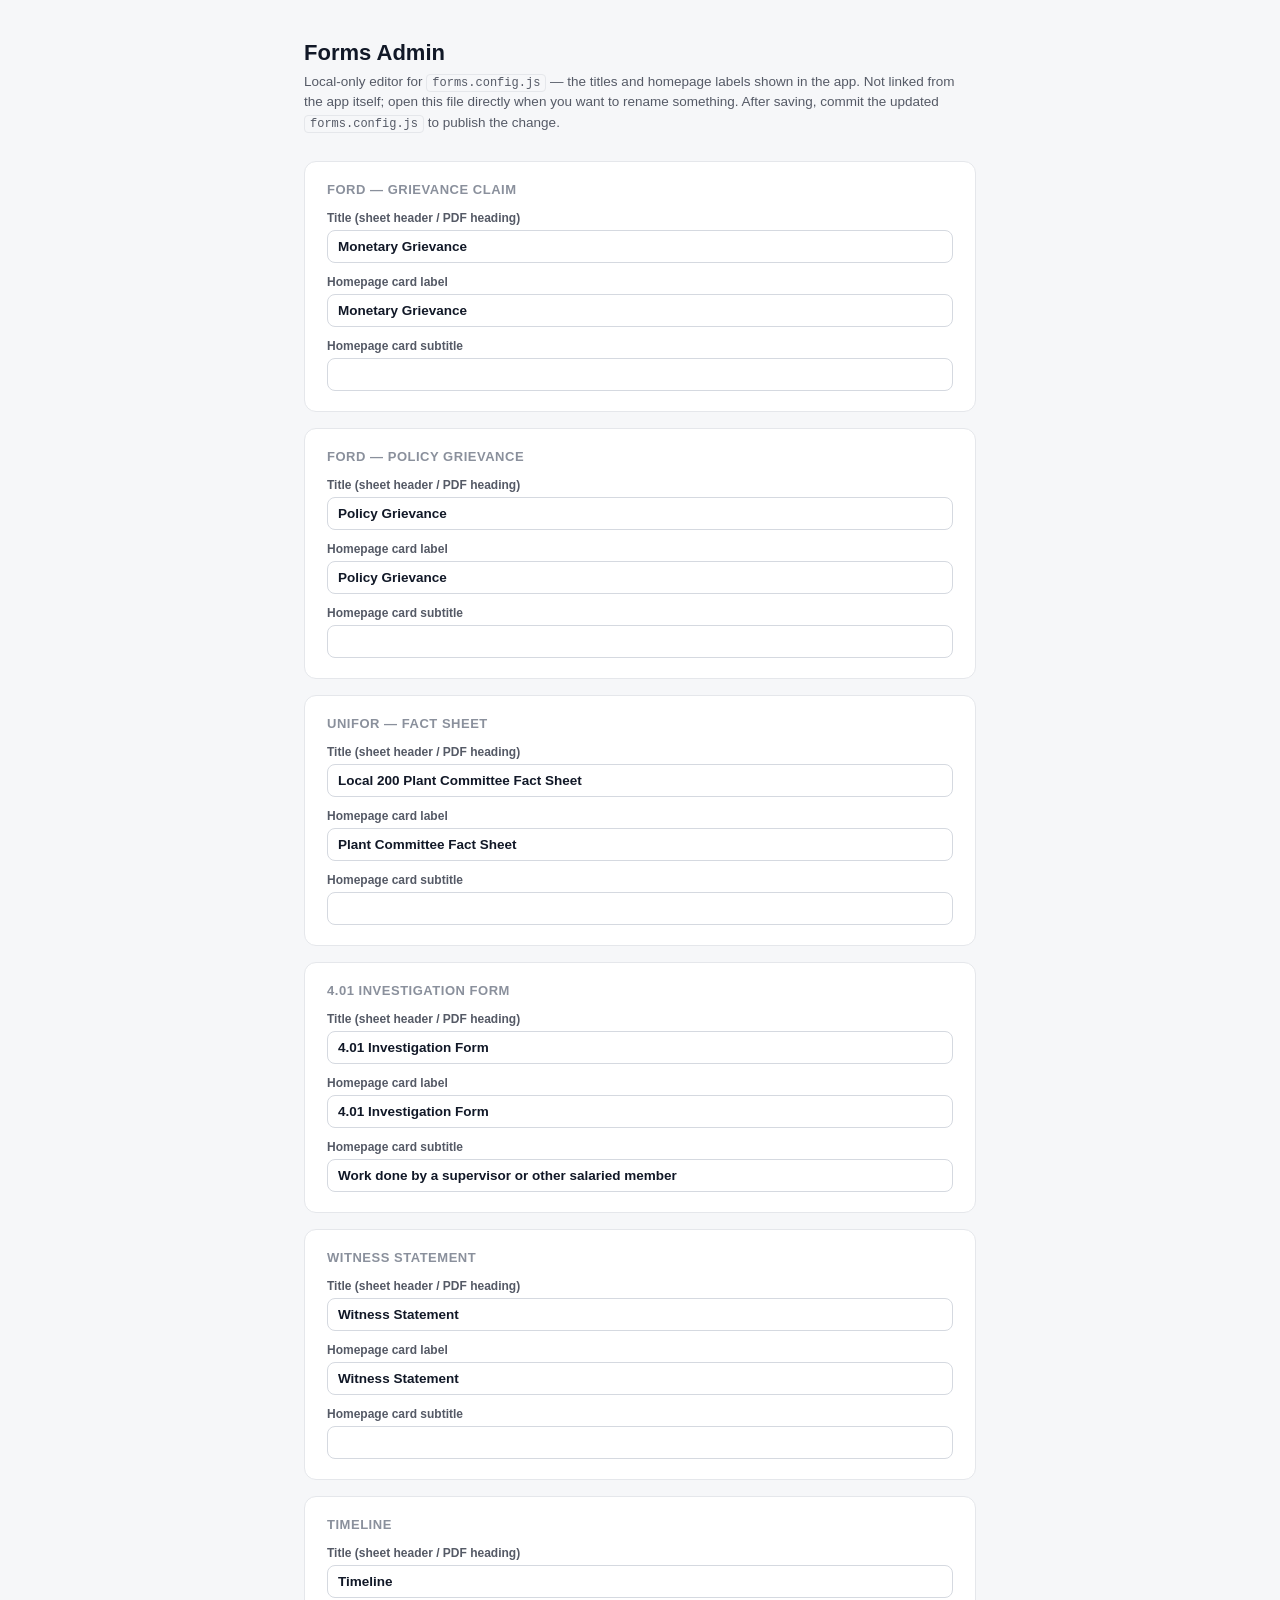
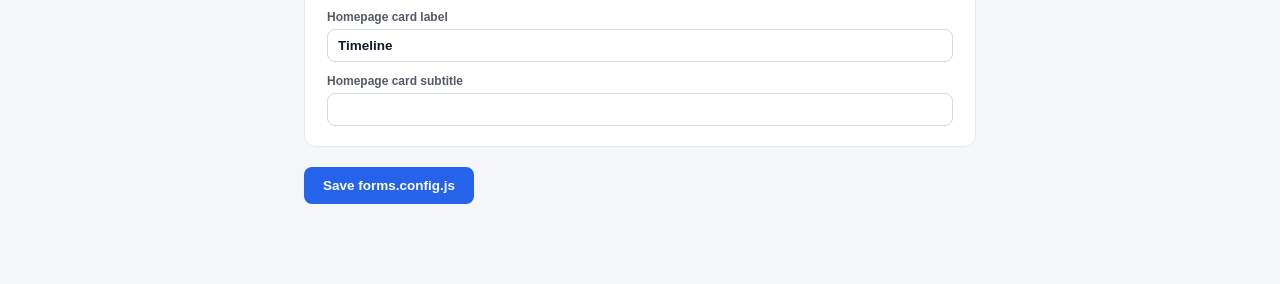
<file: admin.html>
<!DOCTYPE html>
<html lang="en">
<head>
<meta charset="UTF-8">
<meta name="viewport" content="width=device-width, initial-scale=1.0">
<title>Forms Admin</title>
<style>
  :root {
    --c-bg: #f6f7f9;
    --c-surface: #ffffff;
    --c-text: #111827;
    --c-text-muted: #555a66;
    --c-text-faint: #8a909c;
    --c-border: #e5e7eb;
    --c-border-strong: #d5d9e0;
    --c-accent: #2563eb;
    --c-accent-hover: #1d4ed8;
    --c-accent-text: #ffffff;
  }
  * { box-sizing: border-box; }
  body {
    margin: 0;
    background: var(--c-bg);
    color: var(--c-text);
    font-family: -apple-system, BlinkMacSystemFont, "Segoe UI", Inter, Roboto, sans-serif;
    font-size: 14px;
  }
  .wrap { max-width: 720px; margin: 0 auto; padding: 40px 24px 80px; }
  h1 { font-size: 22px; margin: 0 0 6px; }
  .lede { color: var(--c-text-muted); margin: 0 0 28px; font-size: 13.5px; line-height: 1.5; }
  .lede strong { color: var(--c-text); }
  .card {
    background: var(--c-surface);
    border: 1px solid var(--c-border);
    border-radius: 12px;
    padding: 20px 22px;
    margin-bottom: 16px;
  }
  .card h2 {
    font-size: 13px;
    text-transform: uppercase;
    letter-spacing: 0.04em;
    color: var(--c-text-faint);
    margin: 0 0 14px;
  }
  label {
    display: flex;
    flex-direction: column;
    gap: 5px;
    font-size: 12px;
    font-weight: 600;
    color: var(--c-text-muted);
    margin-bottom: 12px;
  }
  label:last-child { margin-bottom: 0; }
  input {
    font: inherit;
    font-size: 13.5px;
    color: var(--c-text);
    border: 1px solid var(--c-border-strong);
    border-radius: 8px;
    padding: 8px 10px;
  }
  input:focus { outline: 2px solid var(--c-accent); outline-offset: 1px; }
  .actions { display: flex; align-items: center; gap: 12px; margin-top: 20px; }
  button {
    font: inherit;
    font-weight: 600;
    font-size: 13.5px;
    padding: 10px 18px;
    border-radius: 8px;
    border: 1px solid transparent;
    cursor: pointer;
  }
  .btn-primary { background: var(--c-accent); color: var(--c-accent-text); }
  .btn-primary:hover { background: var(--c-accent-hover); }
  .status { font-size: 12.5px; color: var(--c-text-muted); }
  .status.error { color: #b91c1c; }
  .status.ok { color: #15803d; }
  code {
    background: var(--c-bg);
    border: 1px solid var(--c-border);
    border-radius: 4px;
    padding: 1px 5px;
    font-size: 12px;
  }
</style>
</head>
<body>

<div class="wrap">
  <h1>Forms Admin</h1>
  <p class="lede">
    Local-only editor for <code>forms.config.js</code> — the titles and homepage labels shown
    in the app. Not linked from the app itself; open this file directly when you want to rename
    something. After saving, commit the updated <code>forms.config.js</code> to publish the
    change.
  </p>

  <div id="cards"></div>

  <div class="actions">
    <button type="button" class="btn-primary" id="saveBtn">Save forms.config.js</button>
    <span class="status" id="status"></span>
  </div>
</div>

<!-- Loaded as a plain script (not fetched) so this works over file:// the same as the main app -->
<script src="forms.config.js"></script>
<script>
const FIELDS = [
  { key: 'title', label: 'Title (sheet header / PDF heading)' },
  { key: 'homeLabel', label: 'Homepage card label' },
  { key: 'homeSub', label: 'Homepage card subtitle' },
];

const FORM_ORDER = ['ford', 'policy', 'unifor', 'investigation', 'witness', 'timeline'];
const FORM_NAMES = { ford: 'Ford — Grievance Claim', policy: 'Ford — Policy Grievance', unifor: 'Unifor — Fact Sheet', investigation: '4.01 Investigation Form', witness: 'Witness Statement', timeline: 'Timeline' };

let config = {};

function load() {
  config = window.FORMS_CONFIG_DATA || {};
  render();
}

function render() {
  const container = document.getElementById('cards');
  container.innerHTML = '';
  FORM_ORDER.forEach(type => {
    if (!config[type]) return;
    const card = document.createElement('div');
    card.className = 'card';
    card.innerHTML = `<h2>${FORM_NAMES[type] || type}</h2>`;
    FIELDS.forEach(f => {
      const label = document.createElement('label');
      label.textContent = f.label;
      const input = document.createElement('input');
      input.type = 'text';
      input.value = config[type][f.key] || '';
      input.dataset.type = type;
      input.dataset.key = f.key;
      label.appendChild(input);
      card.appendChild(label);
    });
    container.appendChild(card);
  });
}

function collect() {
  const next = {};
  document.querySelectorAll('#cards input').forEach(input => {
    const { type, key } = input.dataset;
    next[type] = next[type] || {};
    next[type][key] = input.value;
  });
  return next;
}

function setStatus(msg, cls) {
  const el = document.getElementById('status');
  el.textContent = msg;
  el.className = 'status' + (cls ? ' ' + cls : '');
}

async function save() {
  const updated = { ...config, ...collect() };
  const source = '/* Form display names — homepage card label/subtitle + sheet-header/PDF title. '
    + 'Edited via admin.html; a plain <script src> (not fetch) so this loads fine over file://. */\n'
    + 'window.FORMS_CONFIG_DATA = ' + JSON.stringify(updated, null, 2) + ';\n';

  if (window.showSaveFilePicker) {
    try {
      const handle = await window.showSaveFilePicker({
        suggestedName: 'forms.config.js',
        types: [{ description: 'JavaScript', accept: { 'text/javascript': ['.js'] } }],
      });
      const writable = await handle.createWritable();
      await writable.write(source);
      await writable.close();
      config = updated;
      setStatus('Saved. Commit forms.config.js to publish this change.', 'ok');
      return;
    } catch (err) {
      if (err.name === 'AbortError') { setStatus('Cancelled.'); return; }
      setStatus('Could not save directly (' + err.message + ') — downloading instead.', 'error');
    }
  }

  // Fallback for browsers without the File System Access API: trigger a normal download.
  // The anchor must be attached to the document, and the object URL must outlive the "Save As"
  // dialog if the browser is set to prompt for a location — revoking it immediately after click()
  // can race that dialog and produce a truncated (sometimes 0-byte) file.
  const blob = new Blob([source], { type: 'text/javascript' });
  const url = URL.createObjectURL(blob);
  const a = document.createElement('a');
  a.href = url;
  a.download = 'forms.config.js';
  document.body.appendChild(a);
  a.click();
  a.remove();
  setTimeout(() => URL.revokeObjectURL(url), 30000);
  setStatus('Downloaded — replace forms.config.js in the project with this file, then commit.');
}

document.getElementById('saveBtn').addEventListener('click', save);
load();
</script>
</body>
</html>
</file>
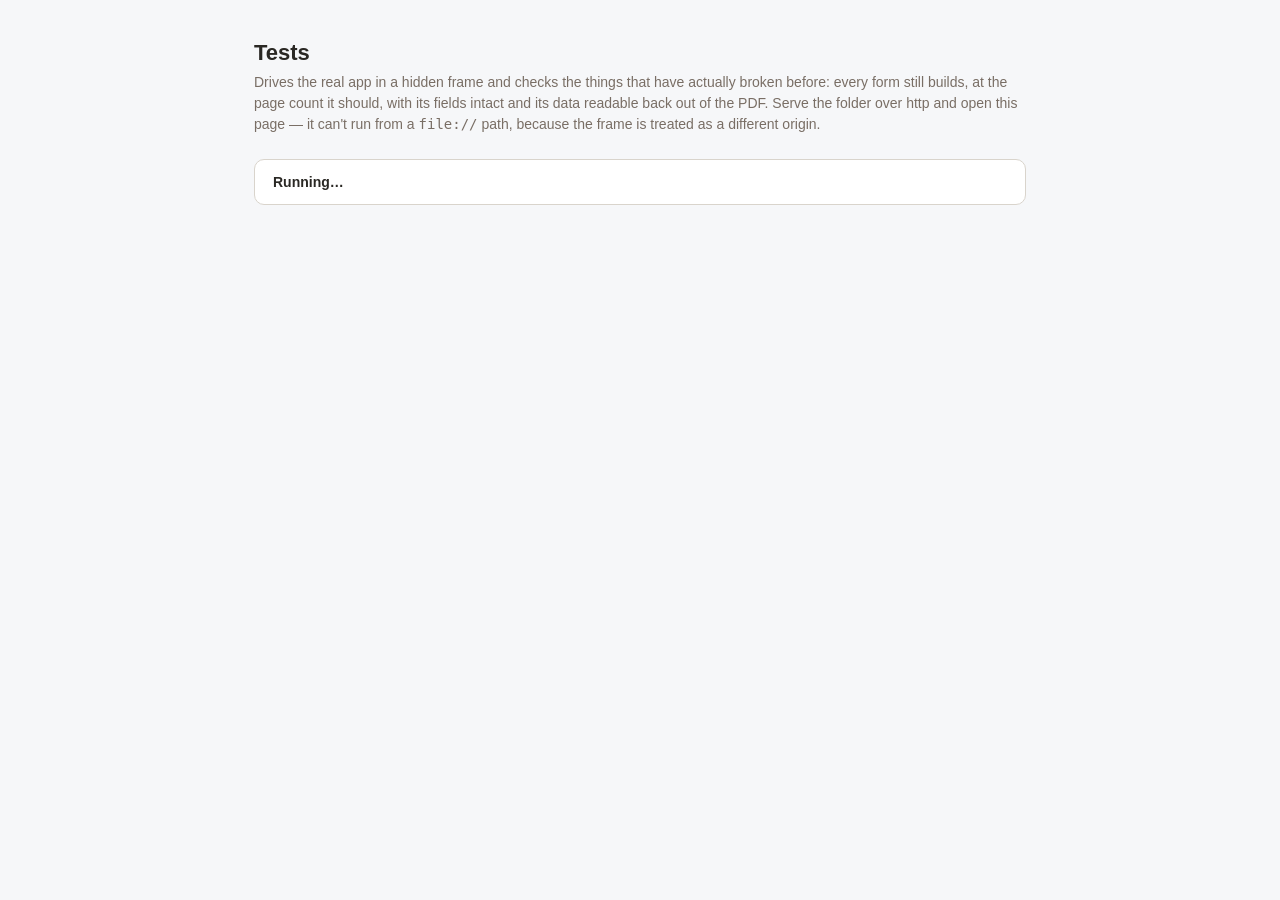
<file: tests.html>
<!DOCTYPE html>
<html lang="en">
<head>
<meta charset="UTF-8">
<meta name="viewport" content="width=device-width, initial-scale=1.0">
<title>Tests — Grievance Forms</title>
<link rel="icon" href="favicon.svg" type="image/svg+xml">
<style>
  :root {
    --primary: #002855;
    --pass: #1a7f37;
    --fail: #c31a1a;
    --ink: #2a2824;
    --muted: #796e65;
    --border: #d9d4cc;
  }
  * { box-sizing: border-box; }
  body {
    margin: 0;
    background: #f6f7f9;
    color: var(--ink);
    font-family: -apple-system, BlinkMacSystemFont, "Segoe UI", Inter, Roboto, sans-serif;
    font-size: 14px;
  }
  .wrap { max-width: 820px; margin: 0 auto; padding: 40px 24px 80px; }
  h1 { font-size: 22px; margin: 0 0 6px; }
  .lede { color: var(--muted); margin: 0 0 24px; line-height: 1.5; }
  .summary {
    display: flex; align-items: center; gap: 14px;
    padding: 14px 18px; border-radius: 10px; margin-bottom: 20px;
    background: #fff; border: 1px solid var(--border);
    font-weight: 600;
  }
  .summary.is-pass { background: #f2f9f4; border-color: #b7dcc0; }
  .summary.is-fail { background: #fdf3f3; border-color: #f0bcbc; }
  .summary.is-pass .count { color: var(--pass); }
  .summary.is-fail .count { color: var(--fail); }
  .count { font-size: 20px; }
  .group { margin-bottom: 22px; }
  .group h2 {
    font-size: 11px; text-transform: uppercase; letter-spacing: 0.06em;
    color: var(--muted); margin: 0 0 8px;
  }
  ul { list-style: none; margin: 0; padding: 0; }
  li {
    display: flex; gap: 10px; align-items: flex-start;
    padding: 9px 14px; background: #fff;
    border: 1px solid var(--border); border-bottom: none;
    line-height: 1.45;
  }
  li:first-child { border-radius: 8px 8px 0 0; }
  li:last-child { border-bottom: 1px solid var(--border); border-radius: 0 0 8px 8px; }
  .mark { font-weight: 700; flex-shrink: 0; }
  .ok .mark { color: var(--pass); }
  .no .mark { color: var(--fail); }
  .no { background: #fff8f8; }
  .detail { display: block; color: var(--muted); font-size: 12.5px; margin-top: 2px; }
  #host { position: absolute; width: 1200px; height: 900px; left: -10000px; top: 0; border: 0; }
</style>
</head>
<body>

<div class="wrap">
  <h1>Tests</h1>
  <p class="lede">
    Drives the real app in a hidden frame and checks the things that have actually broken before:
    every form still builds, at the page count it should, with its fields intact and its data
    readable back out of the PDF. Serve the folder over http and open this page — it can't run
    from a <code>file://</code> path, because the frame is treated as a different origin.
  </p>
  <div class="summary" id="summary">Running…</div>
  <div id="results"></div>
</div>

<iframe id="host" src="index.html" title="App under test"></iframe>

<script>
const groups = [];
let passed = 0, failed = 0;

function group(name) {
  const g = { name, items: [] };
  groups.push(g);
  return g;
}

/*
 * Some checks have to wait on a file being read or a page being rendered. They run one after
 * another rather than all at once: several share state, and in parallel a later one would read
 * what an earlier one hasn't finished writing. The result slot is claimed straight away so the
 * list stays in the order it was written.
 */
let chain = Promise.resolve();
let MANIFEST = {};
let SW_SOURCE = '';

function checkAsync(g, label, fn) {
  const item = { label, ok: false, detail: '' };
  g.items.push(item);
  chain = chain
    .then(fn)
    .then(result => {
      if (result === true || result === undefined) { item.ok = true; }
      else if (result && result.ok) { item.ok = true; item.detail = result.detail || ''; }
      else { item.detail = (result && result.detail) || String(result); }
    })
    .catch(err => { item.detail = err.message; })
    .then(() => { item.ok ? passed++ : failed++; });
}

function check(g, label, fn) {
  let ok = false, detail = '';
  try {
    const result = fn();
    if (result === true || result === undefined) ok = true;
    else if (result && result.ok) { ok = true; detail = result.detail || ''; }
    else { detail = (result && result.detail) || String(result); }
  } catch (err) {
    detail = err.message;
  }
  ok ? passed++ : failed++;
  g.items.push({ label, ok, detail });
}

function render() {
  const summary = document.getElementById('summary');
  summary.className = 'summary ' + (failed ? 'is-fail' : 'is-pass');
  summary.innerHTML = '<span class="count">' + (failed ? failed + ' failed' : 'All passing') +
    '</span><span>' + passed + ' of ' + (passed + failed) + ' checks passed</span>';

  document.getElementById('results').innerHTML = groups.map(g =>
    '<div class="group"><h2>' + g.name + '</h2><ul>' + g.items.map(i =>
      '<li class="' + (i.ok ? 'ok' : 'no') + '"><span class="mark">' + (i.ok ? '✓' : '✗') +
      '</span><span>' + i.label + (i.detail ? '<span class="detail">' + i.detail + '</span>' : '') +
      '</span></li>').join('') + '</ul></div>').join('');
}

document.getElementById('host').addEventListener('load', () => {
  const frame = document.getElementById('host');
  let win, doc;
  try {
    win = frame.contentWindow;
    doc = frame.contentDocument;
    if (!doc) throw new Error('no document');
  } catch (err) {
    document.getElementById('summary').className = 'summary is-fail';
    document.getElementById('summary').textContent =
      'Could not reach the app frame — serve this folder over http rather than opening the file directly.';
    return;
  }

  // The frame can load more than once — a service-worker update reloads it — so start each
  // run from scratch rather than appending a second set of results to the first.
  groups.length = 0;
  passed = 0;
  failed = 0;

  // Give the app a moment to lay out and size its fields
  setTimeout(async () => {
    // Two files the app never loads into a page, so they are read here to be checked
    try {
      MANIFEST = await (await fetch('manifest.webmanifest')).json();
      SW_SOURCE = await (await fetch('sw.js')).text();
    } catch (err) {
      MANIFEST = {};
      SW_SOURCE = '';
    }
    chain = Promise.resolve();
    run(win, doc);
    chain.then(render);
  }, 400);
});

function run(win, doc) {
  const FORMS = [
    { type: 'ford', build: 'buildFordDoc', form: 'fordForm', pages: 2, fields: 15 },
    { type: 'policy', build: 'buildPolicyDoc', form: 'policyForm', pages: 1, fields: 9 },
    { type: 'unifor', build: 'buildUniforDoc', form: 'uniforForm', pages: 5, fields: 37 },
    { type: 'investigation', build: 'buildInvestigationDoc', form: 'investigationForm', pages: 1, fields: 13 },
    { type: 'witness', build: 'buildWitnessDoc', form: 'witnessForm', pages: 1, fields: 12 },
    { type: 'timeline', build: 'buildTimelineDoc', form: 'timelineForm', pages: 1, fields: 8 },
  ];

  const g1 = group('Loads');
  check(g1, 'jsPDF is available', () => !!win.jspdf || { detail: 'window.jspdf missing' });
  check(g1, 'jsPDF is served from this repo, not a CDN', () =>
    [].every.call(doc.scripts, s => !/^https?:\/\//.test(s.getAttribute('src') || '') ) ||
    { detail: 'a script still points at an external host' });
  check(g1, 'Unifor logo is bundled', () => (win.UNIFOR_LOGO_PNG || '').length > 1000);
  check(g1, 'Form titles config loaded', () => !!win.FORMS_CONFIG_DATA);
  check(g1, 'Six form panels present', () => {
    const n = doc.querySelectorAll('.form-panel').length;
    return n === 6 || { detail: 'found ' + n };
  });

  const g2 = group('Every form builds');
  FORMS.forEach(f => {
    check(g2, f.type + ' builds ' + f.pages + (f.pages === 1 ? ' page' : ' pages') + ' when blank', () => {
      win.showForm(f.type);
      win.clearForm(doc.getElementById(f.form));
      const pages = win[f.build](win.fd(doc.getElementById(f.form))).getNumberOfPages();
      return pages === f.pages || { detail: 'got ' + pages };
    });
  });

  const g3 = group('Fields');
  FORMS.forEach(f => {
    check(g3, f.type + ' submits ' + f.fields + ' fields', () => {
      const n = Object.keys(win.fd(doc.getElementById(f.form))).length;
      return n === f.fields || { detail: 'got ' + n + ' (unanswered radio groups are omitted by FormData)' };
    });
  });
  check(g3, 'Clearing a form empties every field but who is filing it', () => {
    const form = doc.getElementById('uniforForm');
    form.elements.grievorName.value = 'Someone';
    win.clearForm(form);
    const data = win.fd(form);
    // Clearing starts the next grievance, and it's still the same rep filing it
    const left = Object.keys(data).filter(k => data[k] !== '' && k !== 'submittedBy');
    return left.length === 0 || { detail: 'still set: ' + left.join(', ') };
  });

  check(g3, 'A form holding only the remembered name counts as empty', () => {
    // It arrives pre-filled, so it must not flag the form as having work waiting in it
    const form = doc.getElementById('policyForm');
    win.showForm('policy');
    win.clearForm(form);
    form.elements.submittedBy.value = 'Evan King';
    const looksEmpty = !win.formHasContent('policy');
    form.elements.employeeName.value = 'Now it has something';
    const looksFull = win.formHasContent('policy');
    win.clearForm(form);
    return (looksEmpty && looksFull) ||
      { detail: 'nameOnly=' + (looksEmpty ? 'empty' : 'not empty') +
                ', withData=' + (looksFull ? 'not empty' : 'empty') };
  });

  const g4 = group('PDF round-trip');
  FORMS.forEach(f => {
    check(g4, f.type + ' data survives the PDF and back', () => {
      const form = doc.getElementById(f.form);
      win.clearForm(form);
      const probe = win.__app.KEY_FIELD[f.type].name;
      form.elements[probe].value = 'Round Trip ' + f.type;
      const doc2 = win[f.build](win.fd(form));
      const payload = win.readEmbeddedFormData(new Uint8Array(doc2.output('arraybuffer')));
      win.clearForm(form);
      if (!payload) return { detail: 'PDF was not recognised' };
      if (payload.formType !== f.type) return { detail: 'came back as ' + payload.formType };
      return payload.data[probe] === 'Round Trip ' + f.type || { detail: 'value did not match' };
    });
  });
  check(g4, 'A PDF from elsewhere can still be opened', () => {
    // Not auto-filled — but offered to the viewer rather than dead-ended
    const foreign = new win.Blob([new Uint8Array([37, 80, 68, 70, 45, 49, 46, 52])], { type: 'application/pdf' });
    win.showPdf(foreign, 'someone-elses.pdf', null);
    const open = !doc.getElementById('pdfViewer').hidden;
    const named = win.viewerName() === 'someone-elses.pdf';   // the field holds the stem
    doc.getElementById('pdfViewerClose').click();
    return (open && named) || { detail: 'open=' + open + ' named=' + named };
  });
  check(g4, 'A PDF from elsewhere is rejected', () =>
    win.readEmbeddedFormData(new Uint8Array([37, 80, 68, 70, 45, 49, 46, 52])) === null);

  const g5 = group('Dates');
  check(g5, 'Full month where it fits', () => {
    const d = new win.jspdf.jsPDF({ unit: 'pt', format: 'letter' });
    const out = win.fmtDateFit(d, '2027-12-31', 119);
    return out === 'December 31 2027' || { detail: 'got ' + out };
  });
  check(g5, 'Falls back when the cell is narrow', () => {
    const d = new win.jspdf.jsPDF({ unit: 'pt', format: 'letter' });
    const out = win.fmtDateFit(d, '2027-12-31', 40);
    return out === '12/31/2027' || { detail: 'got ' + out };
  });
  check(g5, 'Filename uses the date of the incident, not today', () => {
    const out = win.buildFilename('Jane Doe', 'Fact Sheet', '2026-06-09');
    return out === 'Jane Doe - Fact Sheet June 9 2026.pdf' || { detail: out };
  });
  check(g5, 'Filename falls back to today when no incident date is set', () => {
    const out = win.buildFilename('Jane Doe', 'Fact Sheet', '');
    return /^Jane Doe - Fact Sheet \w+ \d+ \d{4}\.pdf$/.test(out) || { detail: out };
  });
  check(g5, 'The incident date is not shifted by time zone', () => {
    // Parsed from the string; new Date('2026-01-01') would be the 31st west of UTC
    const out = win.buildFilename('X', 'Y', '2026-01-01');
    return out === 'X - Y January 1 2026.pdf' || { detail: out };
  });
  check(g5, 'Filename uses the spelled-out date', () =>
    /^Jane - Fact Sheet \w+ \d+ \d{4}\.pdf$/.test(win.buildFilename('Jane', 'Fact Sheet')) ||
    { detail: win.buildFilename('Jane', 'Fact Sheet') });

  const g6 = group('Page breaks');
  check(g6, 'Ford marks its second page', () => {
    win.showForm('ford');
    win.clearForm(doc.getElementById('fordForm'));
    win.updatePageBreaks('ford');
    const marks = doc.querySelectorAll('#fordForm .dc-break').length;
    return marks === 1 || { detail: 'found ' + marks };
  });
  check(g6, 'Single-page forms show no marker', () => {
    win.showForm('investigation');
    win.updatePageBreaks('investigation');
    const marks = doc.querySelectorAll('#investigationForm .dc-break').length;
    return marks === 0 || { detail: 'found ' + marks };
  });
  check(g6, 'Unifor is left to its own five sheets', () => {
    win.showForm('unifor');
    win.updatePageBreaks('unifor');
    const sheets = doc.querySelectorAll('#uniforForm .dc-page').length;
    const marks = doc.querySelectorAll('#uniforForm .dc-break').length;
    return (sheets === 5 && marks === 0) || { detail: sheets + ' sheets, ' + marks + ' markers' };
  });

  const g6b = group('Enter moves to the next field');
  function press(win, el, opts) {
    el.dispatchEvent(new win.KeyboardEvent('keydown',
      Object.assign({ key: 'Enter', bubbles: true, cancelable: true }, opts || {})));
  }

  check(g6b, 'Enter advances through the grid', () => {
    win.showForm('ford');
    const form = doc.getElementById('fordForm');
    form.elements.employeeName.focus();
    press(win, form.elements.employeeName);
    return doc.activeElement === form.elements.globalId ||
      { detail: 'landed on ' + (doc.activeElement && (doc.activeElement.name || doc.activeElement.className)) };
  });

  check(g6b, 'Shift+Enter goes back', () => {
    const form = doc.getElementById('fordForm');
    form.elements.department.focus();
    press(win, form.elements.department, { shiftKey: true });
    return doc.activeElement === form.elements.globalId ||
      { detail: 'landed on ' + (doc.activeElement && doc.activeElement.name) };
  });

  check(g6b, 'Enter never submits', () => {
    win.showForm('ford');
    const form = doc.getElementById('fordForm');
    let submitted = false;
    const spy = () => { submitted = true; };
    form.addEventListener('submit', spy);
    form.elements.employeeName.focus();
    press(win, form.elements.employeeName);
    form.removeEventListener('submit', spy);
    return !submitted || { detail: 'the form submitted' };
  });

  check(g6b, 'Enter in a paragraph box still makes a new line', () => {
    const form = doc.getElementById('fordForm');
    const box = form.elements.details;
    box.focus();
    const event = new win.KeyboardEvent('keydown', { key: 'Enter', bubbles: true, cancelable: true });
    box.dispatchEvent(event);
    return event.defaultPrevented === false || { detail: 'Enter was intercepted in the details box' };
  });

  check(g6b, 'Ctrl+Enter leaves a paragraph box', () => {
    const form = doc.getElementById('fordForm');
    form.elements.details.focus();
    press(win, form.elements.details, { ctrlKey: true });
    return doc.activeElement !== form.elements.details ||
      { detail: 'focus stayed in the box' };
  });

  check(g6b, 'The Preview button keeps Enter for itself', () => {
    const button = doc.querySelector('#form-ford .dc-toolbar button[type=submit]');
    button.focus();
    const event = new win.KeyboardEvent('keydown', { key: 'Enter', bubbles: true, cancelable: true });
    button.dispatchEvent(event);
    return event.defaultPrevented === false || { detail: 'Enter was swallowed on the submit button' };
  });

  /*
   * The run order is pinned here rather than hard-coded in the app. It comes from document
   * order, so it can't drift out of step with the markup the way a second list would — this
   * is what fails loudly if anyone reorders a form.
   */
  const EXPECTED_ORDER = {
    ford: ['submittedBy','employeeName','globalId','department','processCoach','article','dateIncident','dateFiled',
           'details','hoursStraight','hoursShift1','hoursTimeHalf','hoursShift3','hoursDouble','hoursTriple'],
    policy: ['submittedBy','employeeName','globalId','department','processCoach','article','dateIncident','dateFiled','details'],
    unifor: ['spNumber','grievorName','gid','dept','classification','seniorityDate','timeInClass','rate','cola',
             'discipline','supervisor','generalSupervisor','superintendent','uniforDateIncident','uniforDateFiled',
             'whoInvolved','whenHappened','whereHappened','whyGrievance','whatWeWant','supervisorStatement',
             'yourObservation','additionalInfo','discussedDisposition','dispositionDetail','otherMembersAffected',
             'witnesses','pastPractice','priorViolation','priorViolationWhen','companyAction','settleEffort',
             'madeOffer','willingToDo','statementsTrue','statementsFalse','reasonableSettlement','otherComments',
             'submittedBy','shift','committeepersonComments','plantChairComments'],
    investigation: ['step','supervisorName','area','deptNum','dateInfraction','time','dateFiled',
                    'witnessNames','uniforRep','hrRep','investigation','supervisorRemarks','resolution'],
    witness: ['statementRe','dateTaken','givenBy','takenBy','statement',
              'sig1Name','sig1Role','sig1Date','sig2Name','sig2Role','sig2Date'],
    timeline: ['subject','submittedBy','datePrepared','tl1Title','tl1Date','tl1Notes'],
  };

  function fieldNames(win, form) {
    return win.navigableFields(form).map(el => {
      if (el.name) return el.name;
      if (el.dataset && el.dataset.field) return el.dataset.field;   // a rich box stands in for its field
      const picker = el.closest('.datepicker');
      const hidden = picker && picker.querySelector('input[type=hidden]');
      return hidden ? hidden.name : el.className.split(' ')[0];
    });
  }

  FORMS.forEach(f => {
    check(g6b, f.type + ' runs in document order, start to finish', () => {
      win.showForm(f.type);
      const actual = fieldNames(win, doc.getElementById(f.form));
      const want = EXPECTED_ORDER[f.type];
      if (actual.length !== want.length) return { detail: want.length + ' expected, ' + actual.length + ' found' };
      const first = actual.findIndex((n, i) => n !== want[i]);
      return first === -1 || { detail: 'differs at ' + first + ': expected ' + want[first] + ', got ' + actual[first] };
    });
  });

  check(g6b, 'Every editable field is reachable by Enter', () => {
    // Catches a selector in FIELD_ORDER drifting away from the markup, which is how the SP
    // number fell out of the run order when its wrapper element changed.
    const missed = [];
    FORMS.forEach(f => {
      win.showForm(f.type);
      const form = doc.getElementById(f.form);
      const reachable = new Set(win.navigableFields(form));
      form.querySelectorAll('input[type=text], textarea').forEach(el => {
        if (el.closest('.datepicker')) return;          // represented by its trigger button
        if (el.disabled || el.closest('[hidden]')) return;   // a signature line that is put away
        if (!reachable.has(el)) missed.push(f.type + '.' + (el.name || el.className));
      });
    });
    return missed.length === 0 || { detail: 'unreachable: ' + missed.join(', ') };
  });

  check(g6b, 'A radio group is one stop, not two', () => {
    win.showForm('unifor');
    const form = doc.getElementById('uniforForm');
    const stops = win.navigableFields(form).filter(f => f.name === 'discipline');
    return stops.length === 1 || { detail: stops.length + ' stops for one group' };
  });

  const g6c = group('Home page');
  check(g6c, 'Clear all is hidden when every form is empty', () => {
    FORMS.forEach(f => win.clearForm(doc.getElementById(f.form)));
    win.showHome();
    return doc.getElementById('clearAllForms').hidden || { detail: 'button was showing' };
  });
  check(g6c, 'Clear all counts the forms with something in them', () => {
    win.showForm('ford');
    doc.getElementById('fordForm').elements.employeeName.value = 'A';
    win.showForm('policy');
    doc.getElementById('policyForm').elements.employeeName.value = 'B';
    win.showHome();
    const button = doc.getElementById('clearAllForms');
    return (!button.hidden && button.textContent === 'Clear all 2 forms') ||
      { detail: 'hidden=' + button.hidden + ' label=' + button.textContent };
  });
  check(g6c, 'The upload box is gone but the picker remains', () => {
    const boxGone = !doc.querySelector('.upload-box');
    const picker = !!doc.querySelector('label[for=uploadInput]');
    return (boxGone && picker) || { detail: 'boxGone=' + boxGone + ' picker=' + picker };
  });
  check(g6c, 'A dragged file raises the drop overlay', () => {
    const overlay = doc.getElementById('dropOverlay');
    const data = new win.DataTransfer();
    data.items.add(new win.File([new Uint8Array([37, 80, 68, 70])], 'x.pdf', { type: 'application/pdf' }));
    win.dispatchEvent(new win.DragEvent('dragenter', { bubbles: true, cancelable: true, dataTransfer: data }));
    const shown = !overlay.hidden;
    win.dispatchEvent(new win.DragEvent('dragleave', { bubbles: true, cancelable: true, dataTransfer: data }));
    return (shown && overlay.hidden) || { detail: 'shown=' + shown + ' hiddenAfter=' + overlay.hidden };
  });
  check(g6c, 'dragover is cancelled, or the browser refuses the drop', () => {
    const data = new win.DataTransfer();
    data.items.add(new win.File([new Uint8Array([37, 80, 68, 70])], 'x.pdf', { type: 'application/pdf' }));
    const event = new win.DragEvent('dragover', { bubbles: true, cancelable: true, dataTransfer: data });
    win.dispatchEvent(event);
    return event.defaultPrevented || { detail: 'dragover was not prevented' };
  });

  const g6f = group('Clearing');
  check(g6f, 'Clear form asks first and Cancel keeps everything', () => {
    win.showForm('ford');
    const form = doc.getElementById('fordForm');
    win.clearForm(form);
    form.elements.employeeName.value = 'Keep Me';
    doc.getElementById('fordClear').click();
    const overlay = doc.getElementById('clearOverlay');
    const asked = !overlay.hidden;
    const stillThere = form.elements.employeeName.value === 'Keep Me';
    const cancelFocused = doc.activeElement === doc.getElementById('clearCancel');
    const saveOffered = !doc.getElementById('clearSave').hidden;
    doc.getElementById('clearCancel').click();
    const closed = overlay.hidden;
    const survived = form.elements.employeeName.value === 'Keep Me';
    win.clearForm(form);
    win.showHome();
    return (asked && stillThere && cancelFocused && saveOffered && closed && survived) ||
      { detail: 'asked=' + asked + ' stillThere=' + stillThere + ' cancelFocused=' + cancelFocused +
                ' saveOffered=' + saveOffered + ' closed=' + closed + ' survived=' + survived };
  });
  check(g6f, 'Clear form clears, closes and drops the draft', () => {
    win.showForm('ford');
    const form = doc.getElementById('fordForm');
    win.clearForm(form);
    form.elements.employeeName.value = 'Gone Soon';
    win.saveDraft('ford');
    doc.getElementById('fordClear').click();
    doc.getElementById('clearGo').click();
    const closed = doc.getElementById('clearOverlay').hidden;
    const cleared = form.elements.employeeName.value === '';
    const draftGone = win.readDraft('ford') === null;
    win.clearForm(form);
    win.showHome();
    return (closed && cleared && draftGone) ||
      { detail: 'closed=' + closed + ' cleared=' + cleared + ' draftGone=' + draftGone };
  });
  check(g6f, 'An empty form clears without asking', () => {
    win.showForm('policy');
    const form = doc.getElementById('policyForm');
    win.clearForm(form);
    doc.getElementById('policyClear').click();
    const quiet = doc.getElementById('clearOverlay').hidden;
    win.showHome();
    return quiet || { detail: 'the dialog opened over an empty form' };
  });
  checkAsync(g6f, 'Save first saves, leaves the form alone and closes', async () => {
    win.showForm('ford');
    const form = doc.getElementById('fordForm');
    win.clearForm(form);
    form.elements.employeeName.value = 'Saved Person';
    const realSave = win.saveGrv;
    let savedType = null;
    win.saveGrv = (type) => { savedType = type;
      return Promise.resolve({ saved: true, picked: true, name: 'Saved Person - Monetary Grievance September 9 2026.grv' }); };
    try {
      doc.getElementById('fordClear').click();
      const save = doc.getElementById('clearSave');
      save.click();
      await new Promise(r => setTimeout(r, 50));        // the button waits for the dialog's answer
      const said = save.textContent;
      const openStill = !doc.getElementById('clearOverlay').hidden;
      await new Promise(r => setTimeout(r, 1800));
      const closed = doc.getElementById('clearOverlay').hidden;
      const intact = form.elements.employeeName.value === 'Saved Person';
      return (savedType === 'ford' && /^Saved .*\.grv$/.test(said) && openStill && closed && intact) ||
        { detail: 'savedType=' + savedType + ' said=' + JSON.stringify(said) + ' openStill=' + openStill +
                  ' closed=' + closed + ' intact=' + intact };
    } finally {
      win.saveGrv = realSave;
      if (!doc.getElementById('clearOverlay').hidden) doc.getElementById('clearCancel').click();
      win.clearForm(form);
      win.showHome();
    }
  });
  check(g6f, 'Clear all counts the forms and does not offer Save first', () => {
    win.showForm('ford');
    doc.getElementById('fordForm').elements.employeeName.value = 'A';
    win.showForm('policy');
    doc.getElementById('policyForm').elements.employeeName.value = 'B';
    win.showHome();
    doc.getElementById('clearAllForms').click();
    const title = doc.getElementById('clearTitle').textContent;
    const button = doc.getElementById('clearGo').textContent;
    const saveHidden = doc.getElementById('clearSave').hidden;
    doc.getElementById('clearGo').click();
    const bothEmpty = doc.getElementById('fordForm').elements.employeeName.value === '' &&
                      doc.getElementById('policyForm').elements.employeeName.value === '';
    const buttonGone = doc.getElementById('clearAllForms').hidden;
    FORMS.forEach(f => win.clearForm(doc.getElementById(f.form)));
    win.showHome();
    return (title === 'Clear all 2 forms?' && button === 'Clear 2 forms' && saveHidden && bothEmpty && buttonGone) ||
      { detail: 'title=' + JSON.stringify(title) + ' button=' + JSON.stringify(button) +
                ' saveHidden=' + saveHidden + ' bothEmpty=' + bothEmpty + ' buttonGone=' + buttonGone };
  });
  check(g6f, 'Escape closes the dialog without clearing', () => {
    win.showForm('ford');
    const form = doc.getElementById('fordForm');
    win.clearForm(form);
    form.elements.employeeName.value = 'Still Here';
    doc.getElementById('fordClear').click();
    const asked = !doc.getElementById('clearOverlay').hidden;
    doc.dispatchEvent(new win.KeyboardEvent('keydown', { key: 'Escape', bubbles: true }));
    const closed = doc.getElementById('clearOverlay').hidden;
    const survived = form.elements.employeeName.value === 'Still Here';
    win.clearForm(form);
    win.showHome();
    return (asked && closed && survived) ||
      { detail: 'asked=' + asked + ' closed=' + closed + ' survived=' + survived };
  });

  const g6d = group('Getting around');
  check(g6d, 'Back sits in the sticky toolbar on every form', () => {
    const missing = FORMS.filter(f => !doc.querySelector('#form-' + f.type + ' .dc-toolbar .dc-back'));
    return missing.length === 0 || { detail: 'missing on ' + missing.map(f => f.type).join(', ') };
  });
  check(g6d, 'The preview has a back arrow as well as a close button', () =>
    (!!doc.getElementById('pdfViewerBack') && !!doc.getElementById('pdfViewerClose')) ||
    { detail: 'one of them is missing' });
  check(g6d, 'Every form gets a contents panel', () => {
    const missing = FORMS.filter(f => !doc.querySelector('#form-' + f.type + ' nav.dc-toc[aria-label]'));
    return missing.length === 0 || { detail: 'missing on ' + missing.map(f => f.type).join(', ') };
  });
  check(g6d, 'Contents list every section, the company-filled ones included', () => {
    const counts = FORMS.map(f => f.type + '=' +
      doc.querySelectorAll('#form-' + f.type + ' .dc-toc-band').length + '/' +
      doc.getElementById(f.form).querySelectorAll('.dc-band').length);
    const matched = FORMS.every(f =>
      doc.querySelectorAll('#form-' + f.type + ' .dc-toc-band').length ===
      doc.getElementById(f.form).querySelectorAll('.dc-band').length);
    const ford = [].map.call(doc.querySelectorAll('#form-ford .dc-toc-band'), b => b.textContent);
    const inv = [].map.call(doc.querySelectorAll('#form-investigation .dc-toc-band'), b => b.textContent).join(' / ');
    // The whole band, so a section is called what the form calls it
    return (matched && ford.length === 4 && ford[0] === 'Section A: Employee Details & Grievance Summary' &&
            ford[1] === 'Section B: Department Response' && /Payroll/.test(ford[3]) &&
            inv === 'Details / Investigation / Resolution') ||
      { detail: counts.join(' ') + '; ford: ' + ford.join(' / ') + '; investigation: ' + inv };
  });
  check(g6d, 'Fact Sheet contents nest the sections under five sheets', () => {
    const heads = [].map.call(doc.querySelectorAll('#form-unifor .dc-toc-sheet'), b => b.textContent);
    const groups = doc.querySelectorAll('#form-unifor .dc-toc-group');
    const perGroup = [].map.call(groups, g => g.querySelectorAll('.dc-toc-band').length).join(',');
    const second = groups[1] ? groups[1].querySelector('.dc-toc-band').textContent : '';
    return (heads.join(',') === 'Sheet 1,Sheet 2,Sheet 3,Sheet 4,Sheet 5' && groups.length === 5 &&
            perGroup === '3,1,1,1,1' && second === 'Section D: Statements') ||
      { detail: 'heads=' + heads.join(',') + ' groups=' + groups.length + ' bands=' + perGroup + ' second=' + second };
  });
  check(g6d, 'Entries are buttons, and exactly one is current', () => {
    const links = doc.querySelectorAll('.dc-toc a').length;
    const notButtons = [].filter.call(doc.querySelectorAll('.dc-toc-sheet, .dc-toc-band'),
      b => b.tagName !== 'BUTTON' || b.type !== 'button').length;
    win.showForm('ford');
    win.scrollTo(0, 0);
    win.__app.FORM_BUILDERS.ford.syncSheet();
    const current = doc.querySelectorAll('#form-ford [aria-current="true"]');
    const text = current[0] ? current[0].textContent : '';
    return (links === 0 && notButtons === 0 && current.length === 1 &&
            text === 'Section A: Employee Details & Grievance Summary') ||
      { detail: 'links=' + links + ' notButtons=' + notButtons + ' current=' + current.length + ' read ' + text };
  });
  check(g6d, 'The highlight follows the scroll position', () => {
    win.showForm('unifor');
    const sheets = doc.querySelectorAll('#form-unifor .dc-page');
    const bands = doc.querySelectorAll('#form-unifor .dc-band');
    const toolbar = doc.querySelector('#form-unifor .dc-toolbar');
    const cur = () => (doc.querySelector('#form-unifor .dc-toc-band[aria-current="true"]') || {}).textContent +
      ' / ' + (doc.querySelector('#form-unifor .dc-toc-sheet.is-current') || {}).textContent;
    // The sheet's page top parks under the toolbar while band F is still below the line, so
    // this reads Sheet 4 only because the sheet is settled before the bands
    win.scrollTo(0, sheets[3].getBoundingClientRect().top + win.scrollY - toolbar.getBoundingClientRect().height - 24);
    win.__app.FORM_BUILDERS.unifor.syncSheet();
    const atSheet4 = cur();
    win.scrollTo(0, bands[4].getBoundingClientRect().top + win.scrollY - toolbar.getBoundingClientRect().height - 24);
    win.__app.FORM_BUILDERS.unifor.syncSheet();
    const atE = cur();
    win.scrollTo(0, 0);
    win.__app.FORM_BUILDERS.unifor.syncSheet();
    const atTop = cur();
    return (atSheet4 === 'Section F: Assessment & Submission / Sheet 4' &&
            atE === 'Section E: Investigation / Sheet 3' &&
            atTop === 'Section A: Grievor / Sheet 1') ||
      { detail: 'sheet 4: ' + atSheet4 + '; band E: ' + atE + '; top: ' + atTop };
  });
  check(g6d, 'The last section lights up at the foot of the page', () => {
    win.showForm('investigation');
    win.scrollTo(0, doc.documentElement.scrollHeight);
    win.__app.FORM_BUILDERS.investigation.syncSheet();
    const got = (doc.querySelector('#form-investigation [aria-current="true"]') || {}).textContent;
    const scrolled = win.scrollY > 0;
    win.scrollTo(0, 0);
    win.__app.FORM_BUILDERS.investigation.syncSheet();
    return (scrolled && got === 'Resolution') || { detail: 'scrollY=' + scrolled + ' read ' + got };
  });
  check(g6d, 'The contents panel never prints', () => {
    const rules = Array.from(doc.styleSheets)
      .flatMap(sheet => { try { return Array.from(sheet.cssRules); } catch (e) { return []; } })
      .filter(rule => rule.media && Array.from(rule.media).join(' ').indexOf('print') !== -1)
      .flatMap(rule => Array.from(rule.cssRules || []));
    const hidden = rules.some(r => r.selectorText && r.selectorText.indexOf('.dc-toc') !== -1 &&
                                   r.style.display === 'none');
    return hidden || { detail: 'no print rule hides .dc-toc' };
  });
  checkAsync(g6d, 'The panel sits in the margin on a wide window and gives way when there is none', async () => {
    const host = document.getElementById('host');
    const toggle = doc.getElementById('textSizeToggle');
    const tick = () => new Promise(r => setTimeout(r, 50));
    const failures = [];
    try {
      if (doc.body.classList.contains('is-large-text')) toggle.click();
      win.showForm('ford');
      const toc = doc.querySelector('#form-ford .dc-toc');
      const panel = doc.getElementById('form-ford');
      const form = doc.getElementById('fordForm');
      const shown = () => win.getComputedStyle(toc).display;
      const indent = () => win.getComputedStyle(panel).paddingLeft;
      if (shown() !== 'block') failures.push('at 1200 display=' + shown());
      if (indent() !== '252px') failures.push('at 1200 padding=' + indent());
      if (toc.getBoundingClientRect().right > form.getBoundingClientRect().left) failures.push('rail overlaps the page');
      const width = Math.round(form.getBoundingClientRect().width);
      if (width !== 816) failures.push('page width ' + width);
      const sticky = win.getComputedStyle(toc.firstElementChild).position;
      if (sticky !== 'sticky') failures.push('list is ' + sticky);
      toggle.click(); await tick();
      if (shown() !== 'none' || indent() !== '32px') failures.push('large text at 1200: display=' + shown() + ' padding=' + indent());
      toggle.click(); await tick();
      if (shown() !== 'block') failures.push('after large text off display=' + shown());
      host.style.width = '1000px'; await tick();
      const narrowMatches = win.matchMedia('(min-width: 1160px)').matches;
      if (shown() !== 'none' || indent() !== '32px' || narrowMatches) {
        failures.push('at 1000: display=' + shown() + ' padding=' + indent() + ' matches=' + narrowMatches);
      }
      host.style.width = '1200px'; await tick();
      if (shown() !== 'block') failures.push('back at 1200 display=' + shown());
    } finally {
      host.style.width = '1200px';
      if (doc.body.classList.contains('is-large-text')) toggle.click();
      win.scrollTo(0, 0);
    }
    return failures.length === 0 || { detail: failures.join('; ') };
  });

  const g6e = group('Reading it');
  check(g6e, 'Entered values are bold, labels are not confused with them', () => {
    win.showForm('ford');
    const value = win.getComputedStyle(doc.querySelector('#fordForm .dc-value')).fontWeight;
    const prose = win.getComputedStyle(doc.querySelector('#fordForm .dc-textarea')).fontWeight;
    return (value === '700' && prose === '700') || { detail: 'value=' + value + ' prose=' + prose };
  });
  check(g6e, 'The PDF draws entered values in the bold face', () => {
    const form = doc.getElementById('fordForm');
    win.clearForm(form);
    form.elements.employeeName.value = 'Bold Check';
    const raw = atob(win.buildFordDoc(win.fd(form)).output('datauristring').split(',')[1]);
    const at = raw.indexOf('(Bold Check)');
    const faces = raw.slice(Math.max(0, at - 300), at).match(/\/(F\d+) [\d.]+ Tf/g) || [];
    win.clearForm(form);
    const last = faces[faces.length - 1] || '';
    return /F2/.test(last) || { detail: 'drawn with ' + last };
  });
  check(g6e, 'Larger text scales forms and the list, and is remembered', () => {
    const toggle = doc.getElementById('textSizeToggle');
    win.showHome();
    toggle.click();
    const home = win.getComputedStyle(doc.getElementById('homeView')).zoom;
    win.showForm('ford');
    const form = win.getComputedStyle(doc.getElementById('form-ford')).zoom;
    const stored = win.localStorage.getItem('local200forms:textSize');
    toggle.click();
    const back = win.getComputedStyle(doc.getElementById('form-ford')).zoom;
    return (String(home) === '1.25' && String(form) === '1.25' && stored === 'large' && String(back) === '1') ||
      { detail: 'home=' + home + ' form=' + form + ' stored=' + stored + ' restored=' + back };
  });
  check(g6e, 'The text-size control is on every page, in the chrome where there is one', () => {
    // The rail and the title bar carry it; the floating button is for the screens without either
    const toggle = doc.getElementById('textSizeToggle');
    const showing = el => el && el.getBoundingClientRect().width > 0;
    win.showHome();
    const onHome = showing(doc.querySelector('.home-rail [data-text-size]')) && !showing(toggle);
    win.showForm('unifor');
    const onForm = showing(doc.querySelector('#form-unifor .dc-titlebar [data-text-size]')) && !showing(toggle);
    win.showBuilder();
    const inBuilder = showing(toggle) && win.getComputedStyle(toggle).position === 'fixed';
    win.showHome();
    return (onHome && onForm && inBuilder) ||
      { detail: 'home=' + onHome + ' form=' + onForm + ' builder=' + inBuilder };
  });
  check(g6e, 'Nothing overflows sideways, zoomed or not', () => {
    const toggle = doc.getElementById('textSizeToggle');
    const bad = [];
    [false, true].forEach(zoom => {
      if (zoom) toggle.click();
      FORMS.forEach(f => {
        win.showForm(f.type);
        const el = doc.documentElement;
        if (el.scrollWidth > el.clientWidth + 1) bad.push((zoom ? 'zoomed ' : '') + f.type);
      });
      if (zoom) toggle.click();
    });
    return bad.length === 0 || { detail: bad.join(', ') };
  });
  check(g6e, 'Page breaks stay correct while zoomed', () => {
    const toggle = doc.getElementById('textSizeToggle');
    win.showForm('ford');
    win.clearForm(doc.getElementById('fordForm'));
    toggle.click();
    win.updatePageBreaks('ford');
    const zoomed = doc.querySelectorAll('#fordForm .dc-break').length;
    toggle.click();
    win.updatePageBreaks('ford');
    const plain = doc.querySelectorAll('#fordForm .dc-break').length;
    return (zoomed === plain && zoomed === 1) || { detail: 'zoomed=' + zoomed + ' plain=' + plain };
  });
  check(g6e, 'A form with work in it is flagged on the list', () => {
    win.showForm('policy');
    win.clearForm(doc.getElementById('policyForm'));
    doc.getElementById('policyForm').elements.employeeName.value = 'Someone';
    win.showHome();
    const flagged = !!doc.querySelector('.form-card[data-form=policy] .draft-flag');
    win.showForm('policy');
    win.clearForm(doc.getElementById('policyForm'));
    win.showHome();
    const cleared = !doc.querySelector('.form-card[data-form=policy] .draft-flag');
    return (flagged && cleared) || { detail: 'flagged=' + flagged + ' clearedAfter=' + cleared };
  });

  const g8 = group('Supporting documents');

  /* pdf.js schedules rendering with requestAnimationFrame, which a page only gets while it is
     producing frames. Shim it so these run in a hidden or headless window too. */
  if (!win.__rafShimmed) {
    win.requestAnimationFrame = (cb) => win.setTimeout(() => cb(Date.now()), 0);
    win.__rafShimmed = true;
  }

  const asFile = (pdf, name) => new win.File([pdf.output('blob')], name, { type: 'application/pdf' });
  let attached = null;

  checkAsync(g8, 'A PDF is read without being redrawn', async () => {
    const src = win.buildInvestigationDoc(win.fd(doc.getElementById('investigationForm')));
    attached = await win.Annotator.readFile(asFile(src, 'Letter.pdf'));
    if (attached.pages.length !== 1) return { detail: attached.pages.length + ' pages' };
    const keptOriginal = attached.bytes && attached.bytes.length > 1000;
    const hasView = attached.pages[0].view.width > 100;
    return (keptOriginal && hasView) ||
      { detail: 'bytes=' + (attached.bytes || []).length + ' view=' + hasView };
  });

  checkAsync(g8, 'Attached pages keep their text in the output', async () => {
    // The point of not redrawing them: an attached PDF stays searchable and sharp
    const form = doc.getElementById('fordForm');
    win.clearForm(form);
    attached.pages[0].annotations = [
      { type: 'rect', color: '#111111', width: 3, fill: true, x: 0.1, y: 0.2, w: 0.5, h: 0.05 },
    ];
    const bytes = await win.Annotator.appendTo(
      win.buildFordDoc(win.fd(form)).output('arraybuffer'), [attached]);
    const raw = new TextDecoder('latin1').decode(bytes);
    // the label is drawn uppercase by the builder
    return raw.indexOf('NAME OF SUPERVISOR') > -1 || { detail: 'the attachment text was lost' };
  });

  checkAsync(g8, 'Attached pages are appended after the form', async () => {
    const form = doc.getElementById('fordForm');
    win.clearForm(form);
    const before = win.buildFordDoc(win.fd(form)).getNumberOfPages();
    const bytes = await win.Annotator.appendTo(
      win.buildFordDoc(win.fd(form)).output('arraybuffer'), [attached]);
    const PDFLib = await win.Annotator.loadPdfLib();
    const merged = await PDFLib.PDFDocument.load(bytes);
    return merged.getPageCount() === before + attached.pages.length ||
      { detail: before + ' + ' + attached.pages.length + ' gave ' + merged.getPageCount() };
  });

  checkAsync(g8, 'Every mark-up tool records a mark', async () => {
    const src = win.buildInvestigationDoc(win.fd(doc.getElementById('investigationForm')));
    const item = await win.Annotator.readFile(asFile(src, 'Marks.pdf'));
    win.openEditor(item, () => {});
    const canvas = doc.querySelector('#editorPages .editor-canvas');
    const r = canvas.getBoundingClientRect();
    const ev = (t, p) => new win.PointerEvent(t, { clientX: r.left + p[0] * r.width,
      clientY: r.top + p[1] * r.height, pointerId: 1, bubbles: true, cancelable: true });
    ['pen', 'highlight', 'arrow', 'rect', 'ellipse', 'pixelate'].forEach((tool, i) => {
      doc.querySelector('#editorTools .tool[data-tool="' + tool + '"]').click();
      const y = 0.1 + i * 0.12;
      canvas.dispatchEvent(ev('pointerdown', [0.15, y]));
      canvas.dispatchEvent(ev('pointermove', [0.6, y + 0.04]));
      canvas.dispatchEvent(ev('pointerup', [0.6, y + 0.04]));
    });
    const types = item.pages[0].annotations.map(a => a.type);
    doc.getElementById('editorDone').click();
    return types.length === 6 || { detail: types.join(', ') };
  });

  checkAsync(g8, 'There is no redaction tool pretending to delete', async () =>
    !doc.querySelector('#editorTools .tool[data-tool="redact"]') ||
    { detail: 'a redact tool is still offered' });

  checkAsync(g8, 'A tap that draws nothing leaves nothing', async () => {
    const src = win.buildInvestigationDoc(win.fd(doc.getElementById('investigationForm')));
    const item = await win.Annotator.readFile(asFile(src, 'Tap.pdf'));
    win.openEditor(item, () => {});
    const canvas = doc.querySelector('#editorPages .editor-canvas');
    const r = canvas.getBoundingClientRect();
    const ev = (t) => new win.PointerEvent(t, { clientX: r.left + r.width / 2,
      clientY: r.top + r.height / 2, pointerId: 1, bubbles: true, cancelable: true });
    doc.querySelector('#editorTools .tool[data-tool="pen"]').click();
    canvas.dispatchEvent(ev('pointerdown'));
    canvas.dispatchEvent(ev('pointerup'));
    const count = item.pages[0].annotations.length;
    doc.getElementById('editorDone').click();
    return count === 0 || { detail: count + ' marks left behind' };
  });

  checkAsync(g8, 'Every page is on screen and scrolls', async () => {
    const src = win.buildUniforDoc(win.fd(doc.getElementById('uniforForm')));
    const item = await win.Annotator.readFile(asFile(src, 'Five.pdf'));
    win.openEditor(item, () => {});
    const canvases = doc.querySelectorAll('#editorPages .editor-canvas').length;
    const scrolls = win.getComputedStyle(doc.getElementById('editorStage')).overflow === 'auto';
    const noPager = !doc.getElementById('editorPrev');
    doc.getElementById('editorDone').click();
    return (canvases === 5 && scrolls && noPager) ||
      { detail: canvases + ' canvases, scrolls=' + scrolls + ', pagerGone=' + noPager };
  });

  checkAsync(g8, 'Each tool remembers its own colour and thickness', async () => {
    const src = win.buildInvestigationDoc(win.fd(doc.getElementById('investigationForm')));
    const item = await win.Annotator.readFile(asFile(src, 'Tools.pdf'));
    win.openEditor(item, () => {});
    const pick = (t) => doc.querySelector('#editorTools .tool[data-tool="' + t + '"]').click();
    pick('highlight');
    const width = doc.getElementById('editorWidth');
    width.value = 11;
    width.dispatchEvent(new win.Event('input', { bubbles: true }));
    pick('pen');
    const penWidth = win.__app.TOOL_SETTINGS.pen.width;
    pick('highlight');
    const highlightWidth = win.__app.TOOL_SETTINGS.highlight.width;
    doc.getElementById('editorDone').click();
    return (penWidth === 4 && highlightWidth === 11) ||
      { detail: 'pen=' + penWidth + ' highlight=' + highlightWidth };
  });

  checkAsync(g8, 'The highlighter starts yellow with its own colours', async () => {
    const yellow = win.__app.TOOL_SETTINGS.highlight.color === '#FFE44D';
    const separate = win.__app.INK_COLOURS[0] !== win.__app.HIGHLIGHT_COLOURS[0];
    return (yellow && separate) || { detail: 'yellow=' + yellow + ' separate=' + separate };
  });

  checkAsync(g8, 'The cursor shows the size of the nib', async () => {
    const src = win.buildInvestigationDoc(win.fd(doc.getElementById('investigationForm')));
    const item = await win.Annotator.readFile(asFile(src, 'Cursor.pdf'));
    win.openEditor(item, () => {});
    const canvas = doc.querySelector('#editorPages .editor-canvas');
    const r = canvas.getBoundingClientRect();
    const hover = () => {
      canvas.dispatchEvent(new win.PointerEvent('pointerenter', { clientX: r.left + r.width / 2, clientY: r.top + r.height / 2, pointerId: 1, bubbles: true }));
      canvas.dispatchEvent(new win.PointerEvent('pointermove', { clientX: r.left + r.width / 2, clientY: r.top + r.height / 2, pointerId: 1, bubbles: true }));
    };
    const cursor = doc.getElementById('brushCursor');
    doc.querySelector('#editorTools .tool[data-tool="pen"]').click();
    hover();
    const pen = parseFloat(cursor.style.width);
    doc.querySelector('#editorTools .tool[data-tool="highlight"]').click();
    hover();
    const highlight = parseFloat(cursor.style.width);
    doc.querySelector('#editorTools .tool[data-tool="rect"]').click();
    hover();
    const hiddenForShapes = cursor.hidden;
    doc.getElementById('editorDone').click();
    return (pen > 0 && highlight > pen && hiddenForShapes) ||
      { detail: 'pen=' + pen + ' highlight=' + highlight + ' hiddenForShapes=' + hiddenForShapes };
  });

  checkAsync(g8, 'The document can be renamed before it is saved', async () => {
    const src = win.buildInvestigationDoc(win.fd(doc.getElementById('investigationForm')));
    const item = await win.Annotator.readFile(asFile(src, 'scan0042.pdf'));
    let saved = null;
    win.openEditor(item, (finished) => { saved = finished.name; });
    doc.getElementById('editorName').value = 'Smith grievance evidence';
    doc.getElementById('editorDone').click();
    return saved === 'Smith grievance evidence.pdf' || { detail: 'saved as ' + saved };
  });

  const g9 = group('Editing and exporting');

  checkAsync(g9, 'A marked-up upload exports with no blank page in front', async () => {
    // A fresh document used to be saved empty and reloaded, which left an A4 sheet ahead of it
    const src = win.buildInvestigationDoc(win.fd(doc.getElementById('investigationForm')));
    const item = await win.Annotator.readFile(asFile(src, 'Raw.pdf'));
    const bytes = await win.Annotator.standalone(item);
    const PDFLib = await win.Annotator.loadPdfLib();
    const saved = await PDFLib.PDFDocument.load(bytes);
    return saved.getPageCount() === item.pages.length ||
      { detail: item.pages.length + ' in, ' + saved.getPageCount() + ' out' };
  });

  checkAsync(g9, 'Undo reverses the most recent mark, whichever page it is on', async () => {
    const src = win.buildUniforDoc(win.fd(doc.getElementById('uniforForm')));
    const item = await win.Annotator.readFile(asFile(src, 'Order.pdf'));
    win.openEditor(item, () => {});
    const canvases = doc.querySelectorAll('#editorPages .editor-canvas');
    const mark = (pageIndex, tool, y) => {
      const c = canvases[pageIndex], r = c.getBoundingClientRect();
      doc.querySelector('#editorTools .tool[data-tool="' + tool + '"]').click();
      const ev = (t, p) => new win.PointerEvent(t, { clientX: r.left + p[0] * r.width,
        clientY: r.top + p[1] * r.height, pointerId: 1, bubbles: true, cancelable: true });
      c.dispatchEvent(ev('pointerdown', [0.2, y]));
      c.dispatchEvent(ev('pointermove', [0.6, y + 0.03]));
      c.dispatchEvent(ev('pointerup', [0.6, y + 0.03]));
    };
    const state = () => item.pages.map(p => p.annotations.map(a => a.type).join('+') || '-').join('|');
    mark(2, 'pen', 0.2);
    mark(0, 'rect', 0.3);
    mark(2, 'arrow', 0.5);
    doc.getElementById('editorUndo').click();
    const first = state();          // the arrow, drawn last, should be the one that goes
    doc.getElementById('editorUndo').click();
    const second = state();         // then the rect on the first page
    doc.getElementById('editorDone').click();
    return (first === 'rect|-|pen|-|-' && second === '-|-|pen|-|-') ||
      { detail: 'after one: ' + first + ', after two: ' + second };
  });

  checkAsync(g9, 'Redo puts back what undo took, and a new mark ends that branch', async () => {
    const src = win.buildInvestigationDoc(win.fd(doc.getElementById('investigationForm')));
    const item = await win.Annotator.readFile(asFile(src, 'Redo.pdf'));
    win.openEditor(item, () => {});
    const canvas = doc.querySelector('#editorPages .editor-canvas');
    const r = canvas.getBoundingClientRect();
    const draw = (tool, y) => {
      doc.querySelector('#editorTools .tool[data-tool="' + tool + '"]').click();
      const ev = (t, p) => new win.PointerEvent(t, { clientX: r.left + p[0] * r.width,
        clientY: r.top + p[1] * r.height, pointerId: 1, bubbles: true, cancelable: true });
      canvas.dispatchEvent(ev('pointerdown', [0.2, y]));
      canvas.dispatchEvent(ev('pointermove', [0.6, y + 0.03]));
      canvas.dispatchEvent(ev('pointerup', [0.6, y + 0.03]));
    };
    draw('pen', 0.2);
    draw('rect', 0.4);
    doc.getElementById('editorUndo').click();
    doc.getElementById('editorRedo').click();
    const restored = item.pages[0].annotations.length;
    doc.getElementById('editorUndo').click();
    draw('ellipse', 0.6);
    const branchClosed = doc.getElementById('editorRedo').disabled;
    doc.getElementById('editorDone').click();
    return (restored === 2 && branchClosed) ||
      { detail: 'restored=' + restored + ' redoDisabled=' + branchClosed };
  });

  checkAsync(g9, 'The preview can be renamed before downloading', async () => {
    win.showPdf(new win.Blob([new Uint8Array([37, 80, 68, 70])], { type: 'application/pdf' }),
                'original.pdf', null);
    const field = doc.getElementById('pdfViewerName');
    const isInput = field.tagName === 'INPUT';
    field.value = 'Renamed on export';
    const used = win.viewerName();
    doc.getElementById('pdfViewerClose').click();
    return (isInput && used === 'Renamed on export.pdf') ||
      { detail: 'input=' + isInput + ' name=' + used };
  });

  checkAsync(g9, 'Backing out of the preview returns to the editor', async () => {
    const src = win.buildInvestigationDoc(win.fd(doc.getElementById('investigationForm')));
    const item = await win.Annotator.readFile(asFile(src, 'Back.pdf'));
    let returned = false;
    win.showPdf(new win.Blob([item.bytes], { type: 'application/pdf' }), 'Back.pdf', null,
                () => { returned = true; });
    doc.getElementById('pdfViewerBack').click();
    return returned || { detail: 'back went somewhere else' };
  });

  checkAsync(g9, 'The preview draws the pages itself', async () => {
    // Not handed to the browser's PDF plugin, which can decline to render inline and show a
    // download card instead of the document
    const form = doc.getElementById('fordForm');
    win.clearForm(form);
    const built = win.buildFordDoc(win.fd(form));
    await win.showPdf(built.output('blob'), 'Preview.pdf', built);
    const pages = doc.querySelectorAll('#pdfViewerPages .pdf-viewer-page');
    const noIframe = !doc.getElementById('pdfViewerFrame');
    let drew = false;
    if (pages.length) {
      // Scan a strip rather than sampling one spot: the point of this check is that the page
      // was drawn at all, and a fixed coordinate breaks every time the layout moves
      const c = pages[0];
      const strip = c.getContext('2d').getImageData(Math.round(c.width * 0.5), 0, 1, c.height).data;
      for (let i = 0; i < strip.length && !drew; i += 4) {
        if (!(strip[i] === 255 && strip[i+1] === 255 && strip[i+2] === 255)) drew = true;
      }
    }
    doc.getElementById('pdfViewerClose').click();
    return (pages.length === built.getNumberOfPages() && noIframe && drew) ||
      { detail: pages.length + ' pages, iframeGone=' + noIframe + ', drewContent=' + drew };
  });

  checkAsync(g9, 'Downloading says where the file went', async () => {
    const built = win.buildFordDoc(win.fd(doc.getElementById('fordForm')));
    await win.showPdf(built.output('blob'), 'Feedback.pdf', built);
    doc.getElementById('pdfViewerName').value = 'Told you so';

    // Saving for real opens the save dialog, which stops the run dead and drops a file in
    // someone's Downloads every time this suite is opened. Only the name and the message are
    // under test, so the save itself is held back.
    const realSave = win.saveFile;
    let savedAs = null;
    win.saveFile = (blob, name) => { savedAs = name; return Promise.resolve({ saved: true, picked: true, name }); };
    try {
      doc.getElementById('pdfViewerDownload').click();
      await new Promise(r => win.setTimeout(r, 50));      // the handler awaits the dialog
    } finally {
      win.saveFile = realSave;
    }

    const said = doc.getElementById('pdfViewerStatus').textContent;
    doc.getElementById('pdfViewerClose').click();
    return (savedAs === 'Told you so.pdf' && /Told you so\.pdf/.test(said)) ||
      { detail: 'saved as ' + savedAs + ', said ' + (said || '(nothing)') };
  });

  checkAsync(g9, 'Backing out of mark-up asks before throwing it away', async () => {
    const src = win.buildInvestigationDoc(win.fd(doc.getElementById('investigationForm')));
    const item = await win.Annotator.readFile(asFile(src, 'Discard.pdf'));
    const asked = [];
    const realConfirm = win.confirm;
    let answer = false;
    win.confirm = (m) => { asked.push(m); return answer; };

    win.openEditor(item, () => {});
    doc.getElementById('editorBack').click();
    const quietWhenClean = asked.length === 0;

    win.openEditor(item, () => {});
    const canvas = doc.querySelector('#editorPages .editor-canvas');
    const r = canvas.getBoundingClientRect();
    const ev = (t, p) => new win.PointerEvent(t, { clientX: r.left + p[0] * r.width,
      clientY: r.top + p[1] * r.height, pointerId: 1, bubbles: true, cancelable: true });
    doc.querySelector('#editorTools .tool[data-tool="pen"]').click();
    canvas.dispatchEvent(ev('pointerdown', [0.2, 0.3]));
    canvas.dispatchEvent(ev('pointermove', [0.6, 0.4]));
    canvas.dispatchEvent(ev('pointerup', [0.6, 0.4]));

    doc.getElementById('editorBack').click();
    const askedOnce = asked.length === 1;
    const stayedOpen = !doc.getElementById('editor').hidden;
    const keptMark = item.pages[0].annotations.length === 1;

    answer = true;
    doc.getElementById('editorBack').click();
    const closed = doc.getElementById('editor').hidden;
    win.confirm = realConfirm;
    return (quietWhenClean && askedOnce && stayedOpen && keptMark && closed) ||
      { detail: 'clean=' + quietWhenClean + ' asked=' + askedOnce + ' stayed=' + stayedOpen +
                ' kept=' + keptMark + ' closed=' + closed };
  });

  checkAsync(g9, 'The upload link no longer claims the PDF must be ours', async () => {
    const label = doc.querySelector('label[for=uploadInput]').textContent.trim();
    return label === 'Upload a PDF' || { detail: label };
  });

  const g9b = group('Editing marks');

  // A document open in the editor, with a way to drag on its first page
  const editing = async (name) => {
    const src = win.buildInvestigationDoc(win.fd(doc.getElementById('investigationForm')));
    const item = await win.Annotator.readFile(asFile(src, name));
    win.openEditor(item, () => {});
    const canvas = doc.querySelector('#editorPages .editor-canvas');
    const r = canvas.getBoundingClientRect();
    const ev = (t, x, y, extra) => new win.PointerEvent(t, Object.assign({ clientX: r.left + x * r.width,
      clientY: r.top + y * r.height, pointerId: 1, bubbles: true, cancelable: true }, extra || {}));
    const drag = (tool, x1, y1, x2, y2, extra) => {
      if (tool) doc.querySelector('#editorTools .tool[data-tool="' + tool + '"]').click();
      canvas.dispatchEvent(ev('pointerdown', x1, y1, extra));
      canvas.dispatchEvent(ev('pointermove', (x1 + x2) / 2, (y1 + y2) / 2, extra));
      canvas.dispatchEvent(ev('pointermove', x2, y2, extra));
      canvas.dispatchEvent(ev('pointerup', x2, y2, extra));
    };
    const near = (a, b) => Math.abs(a - b) < 0.01;
    return { item, page: item.pages[0], canvas, drag, near };
  };

  checkAsync(g9b, 'A box can be picked up and moved, and undo puts it back', async () => {
    const { page, drag, near } = await editing('Move.pdf');
    drag('rect', 0.2, 0.2, 0.4, 0.4);
    const box = page.annotations[0];
    const pickedUp = !doc.getElementById('selectionRow').hidden &&
                     doc.getElementById('selectionLabel').textContent === 'Box';
    drag('select', 0.3, 0.3, 0.5, 0.5);
    const moved = near(box.x, 0.4) && near(box.y, 0.4) && near(box.w, 0.2);
    doc.getElementById('editorUndo').click();
    const back = near(box.x, 0.2) && near(box.y, 0.2);
    doc.getElementById('editorDone').click();
    return (pickedUp && moved && back) ||
      { detail: 'pickedUp=' + pickedUp + ' moved=' + moved + ' back=' + back + ' x=' + box.x.toFixed(3) };
  });

  checkAsync(g9b, 'A handle resizes a box', async () => {
    const { page, drag, near } = await editing('Resize.pdf');
    drag('rect', 0.2, 0.2, 0.4, 0.4);
    const box = page.annotations[0];
    drag('select', 0.4, 0.4, 0.6, 0.7);               // the bottom-right handle
    const grown = near(box.x, 0.2) && near(box.y, 0.2) && near(box.w, 0.4) && near(box.h, 0.5);
    doc.getElementById('editorUndo').click();
    const back = near(box.w, 0.2) && near(box.h, 0.2);
    doc.getElementById('editorDone').click();
    return (grown && back) || { detail: 'grown=' + grown + ' back=' + back + ' w=' + box.w.toFixed(3) + ' h=' + box.h.toFixed(3) };
  });

  checkAsync(g9b, 'Dragging across several marks picks them all up, and Delete removes them', async () => {
    const { page, drag } = await editing('Marquee.pdf');
    drag('rect', 0.2, 0.2, 0.3, 0.3);
    drag('ellipse', 0.5, 0.5, 0.6, 0.6);
    drag('select', 0.05, 0.05, 0.95, 0.95);
    const both = doc.getElementById('selectionLabel').textContent === '2 marks';
    doc.dispatchEvent(new win.KeyboardEvent('keydown', { key: 'Delete', bubbles: true, cancelable: true }));
    const gone = page.annotations.length === 0;
    doc.getElementById('editorUndo').click();
    const restored = page.annotations.length === 2;
    doc.getElementById('editorDone').click();
    return (both && gone && restored) || { detail: 'both=' + both + ' gone=' + gone + ' restored=' + restored };
  });

  checkAsync(g9b, 'Shift+click adds to what is picked up, and the panel restyles all of it', async () => {
    const { page, drag } = await editing('Shift.pdf');
    drag('rect', 0.2, 0.2, 0.3, 0.3);
    drag('rect', 0.5, 0.5, 0.6, 0.6);
    drag('select', 0.25, 0.25, 0.25, 0.25);
    drag(null, 0.55, 0.55, 0.55, 0.55, { shiftKey: true });
    const two = doc.getElementById('selectionLabel').textContent === '2 marks';
    const slider = doc.getElementById('editorWidth');
    slider.value = '9';
    slider.dispatchEvent(new win.Event('input', { bubbles: true }));
    slider.dispatchEvent(new win.Event('change', { bubbles: true }));
    const thick = page.annotations.every(a => a.width === 9);
    doc.getElementById('editorUndo').click();
    const thin = page.annotations.every(a => a.width === 3);
    doc.getElementById('editorDone').click();
    return (two && thick && thin) || { detail: 'two=' + two + ' thick=' + thick + ' thin=' + thin };
  });

  checkAsync(g9b, 'A note typed on the page comes out of the file as text', async () => {
    const { item, page, drag } = await editing('Note.pdf');
    drag('text', 0.3, 0.3, 0.3, 0.3);
    const box = doc.querySelector('#editorPages .editor-text-input');
    const opened = !!box;
    if (box) { box.value = 'Signed under protest'; box.dispatchEvent(new win.Event('input', { bubbles: true })); }
    win.finishTextEdit(false);
    const kept = page.annotations.length === 1 && page.annotations[0].text === 'Signed under protest';
    doc.getElementById('editorDone').click();

    const bytes = await win.Annotator.standalone(item);
    const pdfjs = await win.Annotator.loadPdfJs();
    const pdf = await pdfjs.getDocument({ data: new Uint8Array(bytes) }).promise;
    const text = (await (await pdf.getPage(1)).getTextContent()).items.map(i => i.str).join(' ');
    const inFile = text.indexOf('Signed under protest') !== -1;
    return (opened && kept && inFile) || { detail: 'opened=' + opened + ' kept=' + kept + ' inFile=' + inFile };
  });

  checkAsync(g9b, 'An empty note is not kept', async () => {
    const { page, drag } = await editing('Blank.pdf');
    drag('text', 0.3, 0.3, 0.3, 0.3);
    win.finishTextEdit(false);
    const none = page.annotations.length === 0;
    const undoOff = doc.getElementById('editorUndo').disabled;
    doc.getElementById('editorDone').click();
    return (none && undoOff) || { detail: 'marks=' + page.annotations.length + ' undoDisabled=' + undoOff };
  });

  const g9c = group('Witness statement');

  check(g9c, 'A fresh statement is dated today, has two lines, and counts as empty', () => {
    const form = doc.getElementById('witnessForm');
    win.showForm('witness');
    win.clearForm(form);
    const today = win.dateKeyLocal(new Date());
    const data = win.fd(form);
    const dated = data.dateTaken === today && data.sig1Date === today && data.sig2Date === today;
    const roles = data.sig1Role === 'Witness' && data.sig2Role === 'Union Rep';
    const showing = form.querySelectorAll('[data-sig-row]:not([hidden])').length;
    const empty = !win.formHasContent('witness');
    win.showHome();
    const flagged = !!doc.querySelector('.form-card[data-form=witness] .draft-flag');
    return (dated && roles && showing === 2 && empty && !flagged) ||
      { detail: 'dated=' + dated + ' roles=' + roles + ' showing=' + showing + ' empty=' + empty + ' flagged=' + flagged };
  });

  check(g9c, 'A date can be cleared and stays cleared in the draft', () => {
    const form = doc.getElementById('witnessForm');
    win.showForm('witness');
    win.clearForm(form);
    form.querySelector('[name="sig2Date"]').closest('.datepicker').setValue('');
    form.elements.givenBy.value = 'Someone';
    win.saveDraft('witness');
    win.showHome();
    win.showForm('witness');
    const kept = win.fd(form).sig2Date === '' && win.fd(form).givenBy === 'Someone';
    win.clearForm(form);
    win.showHome();
    return kept || { detail: 'sig2Date=' + JSON.stringify(win.fd(form).sig2Date) };
  });

  check(g9c, 'Lines are added, closed up when one is removed, and the count survives the file', () => {
    const form = doc.getElementById('witnessForm');
    win.showForm('witness');
    win.clearForm(form);
    form.querySelector('[data-sig-add]').click();
    const three = form.querySelectorAll('[data-sig-row]:not([hidden])').length === 3 && win.fd(form).sigLines === '3';
    form.elements.sig3Role.value = 'Chairperson';
    form.elements.sig3Name.value = 'Third Person';
    form.querySelectorAll('[data-sig-remove]')[1].click();     // take out the second line
    const closed = win.fd(form).sigLines === '2' && win.fd(form).sig2Role === 'Chairperson' &&
                   win.fd(form).sig2Name === 'Third Person' && win.fd(form).sig3Name === undefined;
    form.querySelector('[data-sig-add]').click();
    form.querySelector('[data-sig-add]').click();
    const pdf = win.buildWitnessDoc(win.fd(form));
    const payload = win.readEmbeddedFormData(new Uint8Array(pdf.output('arraybuffer')));
    win.clearForm(form);
    win.populateForm(form, payload.data);
    const back = form.querySelectorAll('[data-sig-row]:not([hidden])').length === 4 &&
                 form.elements.sig2Name.value === 'Third Person';
    win.clearForm(form);
    const reset = form.querySelectorAll('[data-sig-row]:not([hidden])').length === 2;
    win.showHome();
    return (three && closed && back && reset) ||
      { detail: 'three=' + three + ' closed=' + closed + ' back=' + back + ' reset=' + reset };
  });

  check(g9c, 'Every showing line prints, with the role as its label, and a long statement flows on', () => {
    const form = doc.getElementById('witnessForm');
    win.showForm('witness');
    win.clearForm(form);
    form.elements.sig1Role.value = 'Steward';
    form.elements.sig1Name.value = 'Pat Steward';
    form.querySelector('[data-sig-add]').click();
    form.elements.sig3Name.value = 'Third';
    const short = win.buildWitnessDoc(win.fd(form));
    const raw = atob(short.output('datauristring').split(',')[1]);
    const printed = raw.indexOf('(STEWARD)') !== -1 && raw.indexOf('(Third)') !== -1 && raw.indexOf('(SIGNATURE)') !== -1;
    const onePage = short.getNumberOfPages() === 1;
    form.elements.statement.value = Array.from({ length: 60 }, (_, i) => 'Line ' + i + ' of what was seen.').join('\n');
    const long = win.buildWitnessDoc(win.fd(form));
    const flowed = long.getNumberOfPages() === 2;
    win.clearForm(form);
    win.showHome();
    return (printed && onePage && flowed) || { detail: 'printed=' + printed + ' onePage=' + onePage + ' pages=' + long.getNumberOfPages() };
  });

  check(g9c, 'Word headings for the signature lines are distinct, and put-away lines stay out', () => {
    const form = doc.getElementById('witnessForm');
    win.showForm('witness');
    win.clearForm(form);
    const labels = win.wordFields('witness').map(f => f.label);
    const distinct = new Set(labels).size === labels.length;
    const lines = labels.filter(l => /^Line \d/.test(l)).length;
    const noCount = !labels.some(l => /sigLines/i.test(l));
    win.showHome();
    return (distinct && lines === 6 && noCount) || { detail: labels.join(' | ') };
  });

  check(g9c, 'A long statement is cut where the page ends, and every page but the last is initialled', () => {
    const form = doc.getElementById('witnessForm');
    win.showForm('witness');
    win.clearForm(form);
    form.elements.statement.value = Array.from({ length: 60 }, (_, i) => 'Line ' + i + ' of what was seen.').join('\n');
    win.syncRichFields(form);                       // the box follows its field, as after a draft
    win.updatePageBreaks('witness');
    const marks = form.querySelectorAll('.dc-break');
    const inside = marks.length === 1 && marks[0].classList.contains('is-inside');
    const box = form.querySelector('[name=statement]').closest('.dc-box').getBoundingClientRect();
    const line = marks.length ? marks[0].getBoundingClientRect() : null;
    const throughBox = !!line && line.top > box.top && line.top < box.bottom;
    const asksInitials = marks.length === 1 && !!marks[0].querySelector('.dc-break-initials');
    const raw = atob(win.buildWitnessDoc(win.fd(form)).output('datauristring').split(',')[1]);
    const printed = raw.indexOf('(WITNESS INITIALS)') !== -1 && raw.indexOf('(Page 1 of 2)') !== -1 &&
                    raw.indexOf('(Page 2 of 2)') !== -1 && raw.split('(WITNESS INITIALS)').length === 2;
    win.clearForm(form);
    win.showHome();
    return (inside && throughBox && asksInitials && printed) ||
      { detail: 'marks=' + marks.length + ' inside=' + inside + ' throughBox=' + throughBox + ' initials=' + asksInitials + ' printed=' + printed };
  });

  check(g9c, 'A paste from Word keeps its bold, italic and paragraphs, and the PDF draws them', () => {
    const form = doc.getElementById('witnessForm');
    win.showForm('witness');
    win.clearForm(form);
    const box = form.querySelector('.dc-rich');
    const data = new win.DataTransfer();
    data.setData('text/html', '<html><body><p class=MsoNormal>He said <b>no</b> twice.</p><p class=MsoNormal>&nbsp;</p>' +
      '<p class=MsoNormal><span style="font-style:italic">Then</span> he <span style="font-weight:700">left</span>.</p></body></html>');
    box.dispatchEvent(new win.ClipboardEvent('paste', { clipboardData: data, bubbles: true, cancelable: true }));
    const md = form.elements.statement.value;
    const kept = md === 'He said **no** twice.\n\n*Then* he **left**.';
    const shown = box.querySelectorAll('b').length === 2 && box.querySelectorAll('i').length === 1 &&
                  box.querySelectorAll('div').length === 3;
    // Back and forth without loss, so a draft comes back exactly as it was
    win.syncRichFields(form);
    const stable = win.htmlToMarkdown(box) === md;
    const pdf = win.buildWitnessDoc(win.fd(form));
    const lines = win.richLines(pdf, md, 400, 9.5);
    const styled = lines[0].some(w => w.text === 'no' && w.bold) && lines[2].some(w => w.text === 'Then' && w.italic) &&
                   lines[1].length === 0;
    const raw = atob(pdf.output('datauristring').split(',')[1]);
    const drawn = raw.indexOf('(no)') !== -1 && raw.indexOf('(Then)') !== -1;
    win.clearForm(form);
    const cleared = box.textContent.trim() === '' && form.elements.statement.value === '';
    win.showHome();
    return (kept && shown && stable && styled && drawn && cleared) ||
      { detail: 'md=' + JSON.stringify(md) + ' shown=' + shown + ' stable=' + stable + ' styled=' + styled + ' drawn=' + drawn + ' cleared=' + cleared };
  });

  check(g9c, 'A Google Docs paste is read by its styles, not its wrapping tag', () => {
    const body = new win.DOMParser().parseFromString(
      '<b style="font-weight:normal" id="docs-internal-guid"><p><span style="font-weight:400">Plain </span>' +
      '<span style="font-weight:700">heavy</span><span style="font-style:italic;font-weight:400"> slanted</span></p></b>', 'text/html').body;
    const md = win.htmlToMarkdown(body);
    // Paragraphs set apart by their spacing come through set apart by a blank line
    const spaced = win.htmlToMarkdown(new win.DOMParser().parseFromString(
      '<p class=MsoNormal>First.</p><p class=MsoNormal>Second.</p><p class=MsoNormal>&nbsp;</p><p class=MsoNormal>Third.</p>', 'text/html').body);
    return (md === 'Plain **heavy** *slanted*' && spaced === 'First.\n\nSecond.\n\nThird.') ||
      { detail: JSON.stringify(md) + ' / ' + JSON.stringify(spaced) };
  });

  const g9d = group('Cover page');
  check(g9d, 'Tools offers a cover page, and it builds one sheet with the title on it', () => {
    win.showHome();
    doc.getElementById('toolsButton').click();
    doc.querySelector('[data-tool="cover"]').click();
    const opened = !doc.getElementById('coverView').hidden && doc.getElementById('homeView').hidden;
    const dated = doc.getElementById('coverDate').value.trim() !== '';
    const built = win.buildCoverDoc({ title: 'Grievance of Pat Doe', sub: 'Local 200 and Ford Motor Company', date: 'September 9, 2026' });
    const raw = atob(built.output('datauristring').split(',')[1]);
    const onPage = built.getNumberOfPages() === 1 && raw.indexOf('(Grievance of Pat Doe)') !== -1 &&
                   raw.indexOf('(Local 200 and Ford Motor Company)') !== -1;
    win.showHome();
    const closed = doc.getElementById('coverView').hidden;
    return (opened && dated && onPage && closed) ||
      { detail: 'opened=' + opened + ' dated=' + dated + ' onPage=' + onPage + ' closed=' + closed };
  });

  const g9e = group('Naming and saving');

  check(g9e, 'A form has one name, whether it is a PDF, a mark-up or a .grv', () => {
    const form = doc.getElementById('fordForm');
    win.showForm('ford');
    win.clearForm(form);
    form.elements.employeeName.value = 'Pat Doe';
    form.elements.dateIncident.value = '2026-07-22';
    const stem = win.formStem('ford');
    const grv = win.grvName('ford');
    win.clearForm(form);
    win.showHome();
    return (stem === 'Pat Doe - Monetary Grievance July 22 2026' && grv === stem + '.grv') ||
      { detail: 'stem=' + JSON.stringify(stem) + ' grv=' + JSON.stringify(grv) };
  });

  check(g9e, 'Every form names its .grv after the person, not "Grievance"', () => {
    const wrong = [];
    ['ford', 'policy', 'unifor', 'investigation', 'witness', 'timeline'].forEach(type => {
      const form = doc.getElementById(win.__app.FORM_BUILDERS[type].form.id);
      win.showForm(type);
      win.clearForm(form);
      form.elements[win.__app.KEY_FIELD[type].name].value = 'Sam Person';
      const name = win.grvName(type);
      if (!/^Sam Person - /.test(name) || !/\.grv$/.test(name)) wrong.push(type + ': ' + name);
      win.clearForm(form);
    });
    win.showHome();
    return wrong.length === 0 || { detail: wrong.join(' | ') };
  });

  checkAsync(g9e, 'A grievance with photos on the end can still be re-opened', async () => {
    // pdf-lib packs the metadata into a compressed stream unless told not to, which is what
    // made a form with attachments unrecognisable when it was uploaded again
    const form = doc.getElementById('fordForm');
    win.showForm('ford');
    win.clearForm(form);
    form.elements.employeeName.value = 'Photo Person';
    const built = win.buildFordDoc(win.fd(form));
    const shot = await win.Annotator.readFile(await madeImage(600, 400));
    const bytes = new win.Uint8Array(await win.Annotator.appendTo(built.output('arraybuffer'), [shot], 'letter'));
    const quick = win.readEmbeddedFormData(bytes);
    const deep = await win.readEmbeddedFormDataDeep(bytes);
    win.clearForm(form);
    win.showHome();
    return (quick && quick.data.employeeName === 'Photo Person' && deep && deep.formType === 'ford') ||
      { detail: 'quick=' + (quick ? 'read' : 'lost') + ' deep=' + (deep ? 'read' : 'lost') };
  });

  checkAsync(g9e, 'Metadata hidden inside a compressed stream is still found', async () => {
    const form = doc.getElementById('policyForm');
    win.showForm('policy');
    win.clearForm(form);
    form.elements.employeeName.value = 'Compressed Person';
    const built = win.buildPolicyDoc(win.fd(form));
    const PDFLib = await win.Annotator.loadPdfLib();
    const packed = await PDFLib.PDFDocument.load(built.output('arraybuffer'));
    const bytes = new win.Uint8Array(await packed.save({ useObjectStreams: true }));
    const quick = win.readEmbeddedFormData(bytes);          // nothing to find in the raw bytes
    const deep = await win.readEmbeddedFormDataDeep(bytes); // asked properly
    win.clearForm(form);
    win.showHome();
    return (!quick && deep && deep.data.employeeName === 'Compressed Person') ||
      { detail: 'quick=' + (quick ? 'found' : 'none') + ' deep=' + (deep ? 'found' : 'none') };
  });

  checkAsync(g9e, 'Pictures go on portrait paper unless told otherwise', async () => {
    const wide = await win.Annotator.readFile(await madeImage(1600, 900));
    const sizes = async (orient) => {
      const bytes = await win.Annotator.compile([wide], 'letter', orient);
      const PDFLib = await win.Annotator.loadPdfLib();
      const pdf = await PDFLib.PDFDocument.load(bytes);
      const s = pdf.getPage(0).getSize();
      return Math.round(s.width) + 'x' + Math.round(s.height);
    };
    const byDefault = await sizes(undefined);
    const landscape = await sizes('landscape');
    const auto = await sizes('auto');
    const defaults = ['ford', 'policy', 'unifor', 'investigation', 'witness', 'timeline']
      .filter(t => win.attachmentOrient[t] !== 'portrait');
    return (byDefault === '612x792' && landscape === '792x612' && auto === '792x612' && !defaults.length) ||
      { detail: 'default=' + byDefault + ' landscape=' + landscape + ' auto=' + auto + ' notPortrait=' + defaults.join(',') };
  });

  check(g9e, 'The Fact Sheet is titled Local 200 Plant Committee Fact Sheet', () => {
    const heading = doc.getElementById('form-unifor-heading').textContent.trim();
    const raw = atob(win.buildUniforDoc(win.fd(doc.getElementById('uniforForm'))).output('datauristring').split(',')[1]);
    // the card and the filenames keep the shorter name
    const card = doc.querySelector('.form-card[data-form=unifor] .picker-label').textContent.trim();
    return (heading === 'Local 200 Plant Committee Fact Sheet' && card === 'Plant Committee Fact Sheet' &&
            raw.indexOf('(Local 200 Plant Committee Fact Sheet)') !== -1) ||
      { detail: 'heading=' + heading + ' card=' + card };
  });

  check(g9e, 'The title bar shows the file name, and follows what is typed', () => {
    const form = doc.getElementById('fordForm');
    win.showForm('ford');
    win.clearForm(form);
    form.elements.employeeName.value = 'First Name';
    form.elements.dateIncident.value = '2026-07-22';
    form.dispatchEvent(new win.Event('input', { bubbles: true }));
    const bar = doc.querySelector('[data-form-title="ford"]');
    const first = bar.textContent;
    form.elements.employeeName.value = 'Second Name';
    form.dispatchEvent(new win.Event('input', { bubbles: true }));
    const second = bar.textContent;
    win.clearForm(form);
    win.showHome();
    return (first === 'First Name - Monetary Grievance July 22 2026.pdf' &&
            second === 'Second Name - Monetary Grievance July 22 2026.pdf') ||
      { detail: JSON.stringify(first) + ' then ' + JSON.stringify(second) };
  });

  const g9f = group('Typing a date');

  check(g9f, 'Dates are read the way people write them', () => {
    const year = new Date().getFullYear();
    const cases = [
      ['2026-08-26', '2026-08-26'], ['8/26/2026', '2026-08-26'], ['08/26/26', '2026-08-26'],
      ['August 26 2026', '2026-08-26'], ['aug 26 2026', '2026-08-26'], ['26 August 2026', '2026-08-26'],
      ['Aug 26, 2026', '2026-08-26'], ['8-26-2026', '2026-08-26'],
      ['aug 26', year + '-08-26'], ['8/26', year + '-08-26'],
      ['', null], ['tomorrow', null], ['13/40/2026', null], ['February 31 2026', null],
    ];
    const wrong = cases.filter(([text, want]) => win.parseTypedDate(text) !== want)
                       .map(([text, want]) => JSON.stringify(text) + ' gave ' + win.parseTypedDate(text) + ', wanted ' + want);
    return wrong.length === 0 || { detail: wrong.join(' | ') };
  });

  check(g9f, 'Typing a date fills the field, and the calendar stays shut until its icon is clicked', () => {
    const form = doc.getElementById('fordForm');
    win.showForm('ford');
    win.clearForm(form);
    const picker = form.querySelector('[name="dateIncident"]').closest('.datepicker');
    const field = picker.querySelector('.datepicker-text');
    const panel = picker.querySelector('.datepicker-panel');

    field.focus();
    const shutOnFocus = panel.hidden;
    field.value = '8/26/2026';
    field.dispatchEvent(new win.Event('input', { bubbles: true }));
    field.dispatchEvent(new win.Event('blur', { bubbles: false }));
    const stored = form.elements.dateIncident.value;
    const shown = field.value;

    picker.querySelector('.datepicker-open').click();
    const openedByIcon = !panel.hidden;
    doc.body.click();

    win.clearForm(form);
    win.showHome();
    return (shutOnFocus && stored === '2026-08-26' && shown === 'August 26 2026' && openedByIcon) ||
      { detail: 'shutOnFocus=' + shutOnFocus + ' stored=' + stored + ' shown=' + shown + ' icon=' + openedByIcon };
  });

  check(g9f, 'A date field takes words like Ongoing, and prints them', () => {
    const form = doc.getElementById('fordForm');
    win.showForm('ford');
    win.clearForm(form);
    const picker = form.querySelector('[name="dateIncident"]').closest('.datepicker');
    const field = picker.querySelector('.datepicker-text');

    field.value = 'Ongoing';
    field.dispatchEvent(new win.Event('blur', { bubbles: false }));
    const stored = form.elements.dateIncident.value === 'Ongoing' && field.value === 'Ongoing';
    const printed = atob(win.buildFordDoc(win.fd(form)).output('datauristring').split(',')[1]).indexOf('(Ongoing)') !== -1;

    // and it still reads a real date as a date, so that one prints spelled out
    field.value = '8/26/2026';
    field.dispatchEvent(new win.Event('blur', { bubbles: false }));
    const asDate = form.elements.dateIncident.value === '2026-08-26' && field.value === 'August 26 2026';

    // emptying it really does clear it, for one to be written in later
    field.value = '';
    field.dispatchEvent(new win.Event('blur', { bubbles: false }));
    const cleared = form.elements.dateIncident.value === '';

    win.clearForm(form);
    win.showHome();
    return (stored && printed && asDate && cleared) ||
      { detail: 'stored=' + stored + ' printed=' + printed + ' asDate=' + asDate + ' cleared=' + cleared };
  });

  check(g9f, 'Words in a date field survive a .grv and a trip through Word', () => {
    const form = doc.getElementById('fordForm');
    win.showForm('ford');
    win.clearForm(form);
    form.elements.employeeName.value = 'Ongoing Person';
    form.querySelector('[name="dateIncident"]').closest('.datepicker').setValue('Ongoing');

    const back = win.readGrievanceJson(JSON.stringify(win.buildGrv('ford')));
    const inGrv = back.values.dateIncident === 'Ongoing';
    const fromWord = win.readWordText(win.wordTextFor('ford'));
    const inWord = fromWord.values.dateIncident === 'Ongoing';

    win.clearForm(form);
    win.showHome();
    return (inGrv && inWord) || { detail: 'grv=' + JSON.stringify(back.values.dateIncident) +
                                          ' word=' + JSON.stringify(fromWord.values.dateIncident) };
  });

  check(g9e, 'A .grv is only offered under Advanced, and says what it is', () => {
    // Not beside the download: a file the company cannot open must not be one careless click
    // from being sent as the filing
    const loose = doc.querySelectorAll('.dc-tools [data-save-grv], .pdf-viewer [data-save-grv]').length;
    const menus = doc.querySelectorAll('.dc-advanced-menu [data-save-grv]').length;
    const notes = [].map.call(doc.querySelectorAll('.dc-advanced-note'), n => n.textContent);
    const warns = notes.length === FORMS.length && notes.every(t => /never send a \.grv to the company/i.test(t));
    const noDialog = !doc.getElementById('downloadOverlay');
    return (loose === 0 && menus === FORMS.length && warns && noDialog) ||
      { detail: 'loose=' + loose + ' menus=' + menus + ' notes=' + notes.length + ' noDialog=' + noDialog };
  });

  const g9g = group('Timeline');

  const tlDate = (form, i, key) => form.querySelector('[name="tl' + i + 'Date"]').closest('.datepicker').setValue(key);
  const tlLabels = (form) => [].map.call(form.querySelectorAll('[data-tl-row]:not([hidden]) .dc-tl-gap'), g => g.textContent);
  const tlShowing = (form) => form.querySelectorAll('[data-tl-row]:not([hidden])').length;

  check(g9g, 'A fresh timeline has one entry dated today, and counts as empty', () => {
    const form = doc.getElementById('timelineForm');
    win.showForm('timeline');
    win.clearForm(form);
    const today = win.dateKeyLocal(new Date());
    const data = win.fd(form);
    const dated = data.tl1Date === today && data.tl2Date === undefined;
    const showing = tlShowing(form);
    const empty = !win.formHasContent('timeline');
    const ends = form.querySelector('[data-tl-row="1"]').classList.contains('is-first') &&
                 form.querySelector('[data-tl-row="1"]').classList.contains('is-last');
    win.showHome();
    const flagged = !!doc.querySelector('.form-card[data-form=timeline] .draft-flag');
    return (showing === 1 && dated && empty && data.showGaps === 'yes' && ends && !flagged) ||
      { detail: 'showing=' + showing + ' dated=' + dated + ' empty=' + empty + ' gaps=' + data.showGaps + ' ends=' + ends + ' flagged=' + flagged };
  });

  check(g9g, 'The days between entries are worked out and worded', () => {
    const form = doc.getElementById('timelineForm');
    win.showForm('timeline');
    win.clearForm(form);
    form.querySelector('[data-tl-add]').click();
    form.querySelector('[data-tl-add]').click();
    tlDate(form, 1, '2026-08-01'); tlDate(form, 2, '2026-08-13'); tlDate(form, 3, '2026-08-13');
    const spaced = tlLabels(form).join('|') === '|12 days later|Same day';
    tlDate(form, 3, '2026-08-12');
    const backwards = tlLabels(form)[2] === '1 day earlier';
    tlDate(form, 3, 'Ongoing');
    const words = tlLabels(form)[2] === '';
    const toggle = form.querySelector('[data-tl-gaps]');
    toggle.click();
    const off = !toggle.checked && tlLabels(form).join('') === '' && win.fd(form).showGaps === 'no';
    win.clearForm(form);
    const back = win.fd(form).showGaps === 'yes' && toggle.checked;
    win.showHome();
    return (spaced && backwards && words && off && back) ||
      { detail: 'labels=' + JSON.stringify(tlLabels(form)) + ' spaced=' + spaced + ' backwards=' + backwards + ' words=' + words + ' off=' + off + ' back=' + back };
  });

  check(g9g, 'Entries are added, removed with the rest closing up, and sorted by date', () => {
    const form = doc.getElementById('timelineForm');
    win.showForm('timeline');
    win.clearForm(form);
    form.querySelector('[data-tl-add]').click();
    form.querySelector('[data-tl-add]').click();
    tlDate(form, 3, '2026-08-20');
    form.querySelector('[data-tl-add]').click();                     // the new one starts where the last left off
    const four = tlShowing(form) === 4 && win.fd(form).tlCount === '4' && win.fd(form).tl4Date === '2026-08-20';
    [['A', '2026-08-10'], ['B', '2026-08-01'], ['C', '2026-08-20'], ['D', '2026-08-05']].forEach(([t, d], i) => {
      form.elements['tl' + (i + 1) + 'Title'].value = t;
      tlDate(form, i + 1, d);
    });
    form.querySelectorAll('[data-tl-remove]')[1].click();           // B goes
    let data = win.fd(form);
    const closed = data.tlCount === '3' && data.tl1Title === 'A' && data.tl2Title === 'C' && data.tl3Title === 'D' && data.tl4Title === undefined;
    form.querySelector('[data-tl-sort]').click();                    // D (5th), A (10th), C (20th)
    data = win.fd(form);
    const sorted = data.tl1Title === 'D' && data.tl2Title === 'A' && data.tl3Title === 'C' && data.tl1Date === '2026-08-05';
    const gaps = tlLabels(form).join('|') === '|5 days later|10 days later';
    win.clearForm(form);
    const reset = tlShowing(form) === 1;
    win.showHome();
    return (four && closed && sorted && gaps && reset) ||
      { detail: 'four=' + four + ' closed=' + closed + ' sorted=' + sorted + ' gaps=' + gaps + ' reset=' + reset };
  });

  check(g9g, 'The timeline prints its entries with the days between, and runs over pages', () => {
    const form = doc.getElementById('timelineForm');
    win.showForm('timeline');
    win.clearForm(form);
    form.elements.subject.value = 'Overtime on line 3';
    form.querySelector('[data-tl-add]').click();
    tlDate(form, 1, '2026-08-01'); form.elements.tl1Title.value = 'Written warning issued';
    tlDate(form, 2, '2026-08-13'); form.elements.tl2Title.value = 'Step 1 filed'; form.elements.tl2Notes.value = 'Filed by hand.';
    const one = win.buildTimelineDoc(win.fd(form));
    const raw = atob(one.output('datauristring').split(',')[1]);
    const printed = ['(Written warning issued)', '(12 days later)', '(Filed by hand.)', '(August 1 2026)', '(Overtime on line 3)']
      .every(t => raw.indexOf(t) !== -1);
    const onePage = one.getNumberOfPages() === 1 && raw.indexOf('(Page 1 of') === -1;

    while (tlShowing(form) < 20) form.querySelector('[data-tl-add]').click();
    for (let i = 1; i <= 20; i++) form.elements['tl' + i + 'Notes'].value = 'What was said and who was there, at some length. '.repeat(6);
    const many = win.buildTimelineDoc(win.fd(form));
    const rawMany = atob(many.output('datauristring').split(',')[1]);
    const flowed = many.getNumberOfPages() >= 2 && /\(Page 1 of \d+\)/.test(rawMany);
    const capped = form.querySelector('[data-tl-add]').disabled;
    win.clearForm(form);
    win.showHome();
    return (printed && onePage && flowed && capped) ||
      { detail: 'printed=' + printed + ' onePage=' + onePage + ' pages=' + many.getNumberOfPages() + ' capped=' + capped };
  });

  check(g9g, 'Word headings for the entries are distinct, and put-away entries stay out', () => {
    const form = doc.getElementById('timelineForm');
    win.showForm('timeline');
    win.clearForm(form);
    const labels = win.wordFields('timeline').map(f => f.label);
    const distinct = new Set(labels).size === labels.length;
    const entries = labels.filter(l => /^Entry \d/.test(l)).length;
    const noPlumbing = !labels.some(l => /tlCount|showGaps/i.test(l));
    win.showHome();
    return (distinct && entries === 3 && noPlumbing) || { detail: labels.join(' | ') };
  });

  const g10 = group('Filling a form from JSON');
  const asJson = (obj, name) =>
    new win.File([typeof obj === 'string' ? obj : JSON.stringify(obj)], name, { type: 'application/json' });

  checkAsync(g10, 'A monetary grievance fills the claim form', async () => {
    FORMS.forEach(f => win.clearForm(doc.getElementById(f.form)));
    await win.handleIncomingFile(asJson({
      form: 'monetary',
      fields: { employeeName: 'Evan King', globalId: '002173535', dateIncident: '2026-07-22',
                details: 'Denied overtime.', hoursStraight: '8' },
    }, 'claim.json'));
    const shown = !doc.getElementById('importOverlay').hidden;
    doc.getElementById('importConfirm').click();
    const form = doc.getElementById('fordForm');
    const onFord = doc.getElementById('form-ford').classList.contains('active');
    const filled = form.elements.employeeName.value === 'Evan King' &&
                   form.elements.dateIncident.value === '2026-07-22' &&
                   form.elements.hoursStraight.value === '8';
    win.clearForm(form);
    return (shown && onFord && filled) ||
      { detail: 'dialog=' + shown + ' onFord=' + onFord + ' filled=' + filled };
  });

  checkAsync(g10, 'A policy grievance fills the policy form', async () => {
    await win.handleIncomingFile(asJson({
      type: 'policy',
      fields: { employeeName: 'Jane Doe', article: 'Article 8.01', details: 'Applied unevenly.' },
    }, 'policy.json'));
    doc.getElementById('importConfirm').click();
    const form = doc.getElementById('policyForm');
    const onPolicy = doc.getElementById('form-policy').classList.contains('active');
    const filled = form.elements.employeeName.value === 'Jane Doe';
    win.clearForm(form);
    return (onPolicy && filled) || { detail: 'onPolicy=' + onPolicy + ' filled=' + filled };
  });

  checkAsync(g10, 'Field names from another app are recognised', async () => {
    // The sending app won't know our names, so a spread of plausible ones is accepted
    const read = win.readGrievanceJson(JSON.stringify({
      type: 'policy', name: 'Jane Doe', gid: 'G88452', dept: 'Trim',
      supervisor: 'Marcus Lee', violation: 'Article 8.01', description: 'Uneven.',
    }));
    const got = read.values;
    return (got.employeeName === 'Jane Doe' && got.globalId === 'G88452' &&
            got.department === 'Trim' && got.processCoach === 'Marcus Lee' &&
            got.article === 'Article 8.01' && got.details === 'Uneven.') ||
      { detail: JSON.stringify(got) };
  });

  checkAsync(g10, 'Dates arrive in several shapes', async () => {
    const shapes = ['2026-07-22', '2026/07/22', '07/22/2026', '2026-07-22T13:00:00Z'];
    const wrong = shapes.filter(s => win.importDate(s) !== '2026-07-22');
    const nonsense = win.importDate('last Tuesday');
    return (wrong.length === 0 && nonsense === null) ||
      { detail: 'unhandled: ' + wrong.join(', ') + ', nonsense gave ' + nonsense };
  });

  checkAsync(g10, 'Values with nowhere to go are named, not silently dropped', async () => {
    const read = win.readGrievanceJson(JSON.stringify({
      form: 'policy', fields: { employeeName: 'A', hoursStraight: '8', mysteryField: 'x' },
    }));
    // hours belong to the monetary form, so on a policy grievance they have no home
    return (read.ignored.includes('hoursstraight') && read.ignored.includes('mysteryfield')) ||
      { detail: read.ignored.join(', ') };
  });

  checkAsync(g10, 'Nothing is written until it is confirmed', async () => {
    const form = doc.getElementById('fordForm');
    win.clearForm(form);
    form.elements.employeeName.value = 'Already here';
    await win.handleIncomingFile(asJson({ form: 'monetary', fields: { employeeName: 'Incoming' } }, 'x.json'));
    const warned = !doc.getElementById('importWarning').hidden;   // the form already has content
    const untouched = form.elements.employeeName.value === 'Already here';
    doc.querySelector('[data-import-close]').click();
    const stillUntouched = form.elements.employeeName.value === 'Already here';
    win.clearForm(form);
    return (warned && untouched && stillUntouched) ||
      { detail: 'warned=' + warned + ' beforeConfirm=' + untouched + ' afterCancel=' + stillUntouched };
  });

  checkAsync(g10, 'A file that says nothing useful is refused clearly', async () => {
    const cases = [['{not json', 'valid JSON'], [JSON.stringify({ fields: {} }), 'monetary']];
    const bad = [];
    for (const [body, expect] of cases) {
      await win.handleIncomingFile(asJson(body, 'bad.json'));
      const said = doc.getElementById('uploadError').textContent;
      if (said.indexOf(expect) === -1) bad.push(said);
    }
    doc.getElementById('uploadError').hidden = true;
    return bad.length === 0 || { detail: bad.join(' | ') };
  });

  const g11 = group('Handing a form to another device');

  checkAsync(g11, 'A .grv saved from a form reads straight back in', async () => {
    const form = doc.getElementById('uniforForm');
    win.showForm('unifor');
    win.clearForm(form);
    form.elements.grievorName.value = 'Round Trip';
    form.elements.seniorityDate.value = '2019-03-04';
    form.elements.discipline.value = 'Yes';          // a radio, not just text
    const saved = win.buildGrv('unifor');
    win.clearForm(form);

    await win.handleIncomingFile(
      new win.File([JSON.stringify(saved)], 'trip.grv', { type: 'application/grievance+json' }));
    const offered = !doc.getElementById('importOverlay').hidden;
    doc.getElementById('importConfirm').click();
    const back = {
      name: form.elements.grievorName.value,
      date: form.elements.seniorityDate.value,
      radio: form.elements.discipline.value,
    };
    win.clearForm(form);
    return (offered && back.name === 'Round Trip' && back.date === '2019-03-04' && back.radio === 'Yes') ||
      { detail: 'dialog=' + offered + ' ' + JSON.stringify(back) };
  });

  checkAsync(g11, 'A .grv names its form so all six can come home', async () => {
    const wrong = [];
    for (const type of ['ford', 'policy', 'unifor', 'investigation', 'witness', 'timeline']) {
      const read = win.readGrievanceJson(JSON.stringify(win.buildGrv(type)));
      if (read.type !== type) wrong.push(type + ' came back as ' + read.type);
    }
    return wrong.length === 0 || { detail: wrong.join(', ') };
  });

  check(g11, 'The 4.01 offers its own fields, taken from the form itself', () => {
    const fields = win.importableFields('investigation');
    const missing = ['dateInfraction', 'dateFiled'].filter(f => !fields.includes(f));
    return missing.length === 0 || { detail: 'missing ' + missing.join(', ') };
  });

  check(g11, 'Date fields are found by what they are, not what they are called', () => {
    // seniorityDate is a date and does not start with "date"
    return (win.isDateField('unifor', 'seniorityDate') &&
            win.isDateField('ford', 'dateFiled') &&
            !win.isDateField('unifor', 'grievorName')) ||
      { detail: 'seniorityDate=' + win.isDateField('unifor', 'seniorityDate') };
  });

  check(g11, 'An empty form refuses to save a .grv', () => {
    const form = doc.getElementById('policyForm');
    win.showForm('policy');
    win.clearForm(form);
    doc.querySelector('[data-save-grv="policy"]').click();
    const said = doc.getElementById('uploadError').textContent;
    doc.getElementById('uploadError').hidden = true;
    return said.indexOf('Nothing to save') !== -1 || { detail: said || '(said nothing)' };
  });

  check(g11, 'The share target and the .grv handler are declared', () => {
    const m = MANIFEST;
    const share = m.share_target;
    const files = share && share.params && share.params.files && share.params.files[0];
    const grv = m.file_handlers && m.file_handlers[0];
    const claimsGrv = grv && Object.values(grv.accept).some(list => list.includes('.grv'));
    // .json must NOT be claimed — the installed app would take over every JSON file on the machine
    const takesJson = (m.file_handlers || []).some(h =>
      Object.values(h.accept).some(list => list.includes('.json')));
    return (share && share.method === 'POST' && share.enctype === 'multipart/form-data' &&
            files && files.name === 'file' && claimsGrv && !takesJson) ||
      { detail: 'share=' + JSON.stringify(share) + ' handlers=' + JSON.stringify(m.file_handlers) };
  });

  check(g11, 'The worker answers the share POST before the GET-only shortcut', () => {
    const post = SW_SOURCE.indexOf("request.method === 'POST'");
    const bail = SW_SOURCE.indexOf("request.method !== 'GET'");
    return (post !== -1 && post < bail) ||
      { detail: 'POST handling at ' + post + ', GET-only bail at ' + bail };
  });

  check(g11, 'The shared file survives the worker clearing out old caches', () => {
    return SW_SOURCE.indexOf('k !== SHARE_CACHE') !== -1 ||
      { detail: 'activate would delete the parked share' };
  });

  const g12 = group('Pasting a grievance');

  // Ctrl+V on the Forms page, as the browser delivers it
  const paste = (text) => {
    const ev = new win.Event('paste', { bubbles: true, cancelable: true });
    ev.clipboardData = { getData: () => text };
    win.document.dispatchEvent(ev);
    return ev;
  };
  const quiet = () => doc.getElementById('importOverlay').hidden &&
                       doc.getElementById('uploadError').hidden;

  check(g12, 'A pasted grievance offers to fill the form', () => {
    win.showHome();
    doc.getElementById('uploadError').hidden = true;
    paste(JSON.stringify({ form: 'policy', fields: { employeeName: 'Pasted Person' } }));
    const offered = !doc.getElementById('importOverlay').hidden;
    if (offered) doc.getElementById('importConfirm').click();
    const form = doc.getElementById('policyForm');
    const filled = form.elements.employeeName.value === 'Pasted Person';
    win.clearForm(form);
    win.showHome();
    return (offered && filled) || { detail: 'offered=' + offered + ' filled=' + filled };
  });

  check(g12, 'A stray paste of ordinary text says nothing at all', () => {
    win.showHome();
    doc.getElementById('uploadError').hidden = true;
    const noisy = [];
    // What actually ends up on a clipboard around here
    ['519-555-0142', 'Wes Macauley', '', 'https://example.com',
     'see attached', '{ not json at all'].forEach(text => {
      const ev = paste(text);
      if (!quiet()) noisy.push(text || '(empty)');
      if (ev.defaultPrevented) noisy.push('swallowed: ' + text);
    });
    doc.getElementById('uploadError').hidden = true;
    return noisy.length === 0 || { detail: 'reacted to ' + noisy.join(', ') };
  });

  check(g12, 'JSON that cannot be used explains itself', () => {
    win.showHome();
    paste(JSON.stringify({ fields: { employeeName: 'No type given' } }));
    const said = doc.getElementById('uploadError').textContent;
    doc.getElementById('uploadError').hidden = true;
    return (said.indexOf('monetary') !== -1 && doc.getElementById('importOverlay').hidden) ||
      { detail: said || '(said nothing)' };
  });

  check(g12, 'Pasting into a form field is left alone', () => {
    win.showForm('policy');
    const field = doc.getElementById('policyForm').elements.employeeName;
    field.focus();
    const ev = paste(JSON.stringify({ form: 'policy', fields: { employeeName: 'Hijacked' } }));
    const untouched = doc.getElementById('importOverlay').hidden && !ev.defaultPrevented;
    win.showHome();
    return untouched || { detail: 'the page took a paste meant for a field' };
  });

  check(g12, 'Paste is ignored once a form is open', () => {
    win.showForm('ford');
    paste(JSON.stringify({ form: 'policy', fields: { employeeName: 'Wrong moment' } }));
    const ignored = doc.getElementById('importOverlay').hidden;
    win.showHome();
    return ignored || { detail: 'it fired while a form was on screen' };
  });

  const g13 = group('A grievance carried in a link');

  const b64 = (obj) => win.btoa(unescape(encodeURIComponent(JSON.stringify(obj))));
  const GRIEVANCE = { form: 'monetary', fields: { employeeName: 'Linked Person',
                      globalId: '002173535', dateIncident: '2026-07-22' } };

  check(g13, 'A base64 payload is read back', () => {
    const read = win.readGrvLink(b64(GRIEVANCE));
    return (read.type === 'ford' && read.values.employeeName === 'Linked Person') ||
      { detail: JSON.stringify(read) };
  });

  check(g13, 'The sender can skip base64 and send plain JSON', () => {
    const read = win.readGrvLink(encodeURIComponent(JSON.stringify(GRIEVANCE)));
    return read.values.employeeName === 'Linked Person' || { detail: JSON.stringify(read.values) };
  });

  check(g13, 'base64url and missing padding are both accepted', () => {
    // A sender that URL-safes its base64, and one that trims the =
    const plain = b64(GRIEVANCE);
    const urlSafe = plain.replace(/\+/g, '-').replace(/\//g, '_').replace(/=+$/, '');
    const unpadded = plain.replace(/=+$/, '');
    const bad = [urlSafe, unpadded].filter(p => {
      try { return win.readGrvLink(p).values.employeeName !== 'Linked Person'; }
      catch (e) { return true; }
    });
    return bad.length === 0 || { detail: bad.length + ' of 2 shapes failed' };
  });

  check(g13, 'Accented names survive the trip', () => {
    const read = win.readGrvLink(b64({ form: 'policy', fields: { employeeName: 'Zoë Gagné' } }));
    return read.values.employeeName === 'Zoë Gagné' || { detail: read.values.employeeName };
  });

  check(g13, 'The payload is found inside a whole URL', () => {
    const url = 'https://evanking17.github.io/local200forms/#grv=' + b64(GRIEVANCE);
    const found = win.grvFromUrl(url);
    return (found && win.readGrvLink(found).values.employeeName === 'Linked Person') ||
      { detail: 'pulled ' + found };
  });

  check(g13, 'A link with nothing in it is refused, not guessed at', () => {
    const bad = [];
    [['', 'nothing'], ['bm90IGpzb24=', 'JSON'], ['%%%', 'decoded']].forEach(([payload, expect]) => {
      try { win.readGrvLink(payload); bad.push(payload + ' was accepted'); }
      catch (err) { if (err.message.indexOf(expect) === -1) bad.push(payload + ' said: ' + err.message); }
    });
    return bad.length === 0 || { detail: bad.join(' | ') };
  });

  check(g13, 'A grievance link is taken out of the address bar', () => {
    const before = win.location.href;
    win.location.hash = 'grv=' + b64(GRIEVANCE);
    win.consumeGrvLink();
    const offered = !doc.getElementById('importOverlay').hidden;
    const gone = win.location.hash === '' || win.location.hash === '#';
    doc.querySelector('[data-import-close]').click();
    return (offered && gone) ||
      { detail: 'offered=' + offered + ' hash left as ' + win.location.hash };
  });

  check(g13, 'The payload rides in the fragment, never the query', () => {
    // A fragment is not sent in the request; a query string would reach GitHub's logs
    const fromHash = win.consumeGrvLink.toString().indexOf('grvFromUrl(location.hash)') !== -1;
    return fromHash || { detail: 'the payload is read from somewhere other than the fragment' };
  });

  check(g13, 'Rewriting the address uses the browser history, not a local variable', () => {
    // The editor's undo stack was once called `history`, which shadowed window.history for the
    // whole file and made this throw — silently breaking the share pickup as well
    let threw = null;
    win.location.hash = 'grv=' + b64(GRIEVANCE);
    try { win.consumeGrvLink(); } catch (err) { threw = err.message; }
    if (!doc.getElementById('importOverlay').hidden) doc.querySelector('[data-import-close]').click();
    win.location.hash = '';
    return threw === null || { detail: threw };
  });

  check(g13, 'Ordinary fragments are left alone', () => {
    win.location.hash = 'section-b';
    win.consumeGrvLink();
    const quiet = doc.getElementById('importOverlay').hidden;
    const kept = win.location.hash === '#section-b';
    win.location.hash = '';
    return (quiet && kept) || { detail: 'quiet=' + quiet + ' hash=' + win.location.hash };
  });

  check(g13, 'The worker keeps shared text, not just shared files', () => {
    const takesText = SW_SOURCE.indexOf("form.get('text')") !== -1;
    const marks = SW_SOURCE.indexOf('shared=text') !== -1 && SW_SOURCE.indexOf('shared=file') !== -1;
    return (takesText && marks) ||
      { detail: 'text=' + takesText + ' distinguishes the two=' + marks };
  });

  const g14 = group('Building a PDF out of images');

  // A real PNG, made here so there is nothing to fetch
  const madeImage = (w, h) => new Promise(resolve => {
    const c = doc.createElement('canvas');
    c.width = w; c.height = h;
    const ctx = c.getContext('2d');
    ctx.fillStyle = '#3355aa'; ctx.fillRect(0, 0, w, h);
    ctx.fillStyle = '#fff'; ctx.fillRect(8, 8, Math.max(1, w - 16), Math.max(1, h - 16));
    c.toBlob(b => resolve(new win.File([b], w + 'x' + h + '.png', { type: 'image/png' })), 'image/png');
  });

  // The chosen layout sticks between visits to the builder, so tests say which one they want
  const useLayout = (value) => {
    const select = doc.querySelector('#builderLayout .layout-select');
    if (!select) return false;
    select.value = value;
    select.dispatchEvent(new win.Event('change', { bubbles: true }));
    return true;
  };

  const sizesOf = async (bytes) => {
    const PDFLib = await win.Annotator.loadPdfLib();
    const pdf = await PDFLib.PDFDocument.load(bytes);
    return pdf.getPages().map(p => {
      const s = p.getSize();
      return Math.round(s.width) + 'x' + Math.round(s.height);
    });
  };

  checkAsync(g14, 'A big picture is written into the file smaller, and its page stays its own size', async () => {
    const big = await madeImage(3000, 2200);
    const item = await win.Annotator.readFile(big);
    const before = item.bytes.length;
    const packed = await win.Annotator.encodeForPdf(item);
    const bitmap = await win.createImageBitmap(new win.Blob([packed.bytes]));
    const shrunk = packed.kind === 'jpg' && bitmap.width <= 2000 && bitmap.height <= 2000;
    const untouched = item.bytes.length === before;
    const sizes = await sizesOf(await win.Annotator.compile([item], 'image'));
    const pageKept = sizes[0] === '2250x1650';       // 3000 x 2200 at 96 to the inch
    return (shrunk && untouched && pageKept) ||
      { detail: 'kind=' + packed.kind + ' ' + bitmap.width + 'x' + bitmap.height + ' untouched=' + untouched + ' page=' + JSON.stringify(sizes[0]) };
  });

  checkAsync(g14, 'Each image becomes a page its own size', async () => {
    const items = [await win.Annotator.readFile(await madeImage(400, 200)),
                   await win.Annotator.readFile(await madeImage(96, 96))];
    const sizes = await sizesOf(await win.Annotator.compile(items, 'image'));
    // 96 CSS pixels to the inch, 72 points to the inch
    return (sizes.join(' ') === '300x150 72x72') || { detail: sizes.join(' ') };
  });

  checkAsync(g14, 'The paper stays portrait until it is asked to turn', async () => {
    // A stack that all turns the same way is what gets printed and handed over
    const items = [await win.Annotator.readFile(await madeImage(1600, 900)),
                   await win.Annotator.readFile(await madeImage(600, 1000))];
    const asIs = await sizesOf(await win.Annotator.compile(items, 'letter'));
    const turned = await sizesOf(await win.Annotator.compile(items, 'letter', 'auto'));
    return (asIs.join(' ') === '612x792 612x792' && turned.join(' ') === '792x612 612x792') ||
      { detail: 'default ' + asIs.join(' ') + '; auto ' + turned.join(' ') };
  });

  checkAsync(g14, 'Two pictures share one sheet', async () => {
    const items = [];
    for (let i = 0; i < 4; i++) items.push(await win.Annotator.readFile(await madeImage(800, 400)));
    const sizes = await sizesOf(await win.Annotator.compile(items, 'pair'));
    return (sizes.length === 2 && sizes.every(s => s === '612x792')) || { detail: sizes.join(' ') };
  });

  checkAsync(g14, 'An odd one out gets the top half, not the whole page', async () => {
    const items = [];
    for (let i = 0; i < 3; i++) items.push(await win.Annotator.readFile(await madeImage(800, 400)));
    const sizes = await sizesOf(await win.Annotator.compile(items, 'pair'));
    const alone = win.Annotator.pairBoxes({ width: 800, height: 400 }, null);
    return (sizes.length === 2 && alone.bottom === null && alone.top.height < 792 / 2) ||
      { detail: sizes.length + ' pages, lone top height ' + (alone.top && alone.top.height) };
  });

  checkAsync(g14, 'Pictures keep their shape, whatever the page', async () => {
    const wrong = [];
    [['image', 1600, 900], ['letter', 1600, 900], ['letter', 400, 1200]].forEach(([fit, w, h]) => {
      const box = win.Annotator.imageBox({ width: w, height: h }, fit);
      if (Math.abs(box.width / box.height - w / h) > 0.01) wrong.push(fit + ' ' + w + 'x' + h);
    });
    const pair = win.Annotator.pairBoxes({ width: 800, height: 400 }, { width: 400, height: 800 });
    if (Math.abs(pair.top.width / pair.top.height - 2) > 0.01) wrong.push('pair top');
    if (Math.abs(pair.bottom.width / pair.bottom.height - 0.5) > 0.01) wrong.push('pair bottom');
    return wrong.length === 0 || { detail: 'distorted: ' + wrong.join(', ') };
  });

  checkAsync(g14, 'The two halves do not overlap and stay on the sheet', async () => {
    const p = win.Annotator.pairBoxes({ width: 800, height: 400 }, { width: 800, height: 400 });
    const bottomTop = p.bottom.y + p.bottom.height;
    const fits = p.bottom.y >= 0 && p.top.y + p.top.height <= 792 && bottomTop <= p.top.y;
    return fits || { detail: 'bottom ends at ' + bottomTop.toFixed(1) + ', top starts at ' + p.top.y.toFixed(1) };
  });

  checkAsync(g14, 'A PDF added in keeps its own pages', async () => {
    const src = win.buildFordDoc(win.fd(doc.getElementById('fordForm')));
    const items = [await win.Annotator.readFile(await madeImage(400, 200)),
                   await win.Annotator.readFile(asFile(src, 'Form.pdf'))];
    const sizes = await sizesOf(await win.Annotator.compile(items, 'image'));
    return (sizes.length === 3 && sizes[0] === '300x150' && sizes[1] === '612x792') ||
      { detail: sizes.join(' ') };
  });

  checkAsync(g14, 'A PDF between two pictures breaks the pair rather than reaching past it', async () => {
    const src = win.buildPolicyDoc(win.fd(doc.getElementById('policyForm')));
    const items = [await win.Annotator.readFile(await madeImage(800, 400)),
                   await win.Annotator.readFile(asFile(src, 'Between.pdf')),
                   await win.Annotator.readFile(await madeImage(800, 400))];
    const sizes = await sizesOf(await win.Annotator.compile(items, 'pair'));
    // picture, form page, picture — three sheets, not the two a blind pairing would give
    return sizes.length === 3 || { detail: sizes.length + ' pages: ' + sizes.join(' ') };
  });

  checkAsync(g14, 'Pages come out in the order they are listed, and can be reordered', async () => {
    win.showBuilder();
    win.builderItems.length = 0;
    win.builderItems.push(await win.Annotator.readFile(await madeImage(400, 200)));
    win.builderItems.push(await win.Annotator.readFile(await madeImage(120, 120)));
    win.renderBuilder();

    const before = await sizesOf(await win.Annotator.compile(win.builderItems, 'image'));
    const cards = doc.querySelectorAll('#builderPages .builder-card');
    const two = cards.length === 2;
    cards[1].querySelector('.builder-move').click();          // the second one's "move earlier"
    const after = await sizesOf(await win.Annotator.compile(win.builderItems, 'image'));

    win.builderItems.length = 0;
    win.renderBuilder();
    win.showHome();
    return (two && before.join(' ') === '300x150 90x90' && after.join(' ') === '90x90 300x150') ||
      { detail: two + ' | ' + before.join(' ') + ' -> ' + after.join(' ') };
  });

  checkAsync(g14, 'Removing a page takes it out of the document', async () => {
    win.showBuilder();
    win.builderItems.length = 0;
    win.builderItems.push(await win.Annotator.readFile(await madeImage(400, 200)));
    win.builderItems.push(await win.Annotator.readFile(await madeImage(120, 120)));
    win.renderBuilder();
    doc.querySelector('#builderPages .builder-card .builder-remove').click();
    const left = win.builderItems.length;
    const sizes = await sizesOf(await win.Annotator.compile(win.builderItems, 'image'));
    win.builderItems.length = 0;
    win.renderBuilder();
    win.showHome();
    return (left === 1 && sizes.join(' ') === '90x90') || { detail: left + ' left: ' + sizes.join(' ') };
  });

  checkAsync(g14, 'A file that is neither picture nor PDF is named, not swallowed', async () => {
    win.showBuilder();
    win.builderItems.length = 0;
    await win.addToBuilder([new win.File(['x'], 'notes.txt', { type: 'text/plain' })]);
    const said = doc.getElementById('builderError').textContent;
    const added = win.builderItems.length;
    win.builderItems.length = 0;
    win.renderBuilder();
    win.showHome();
    return (added === 0 && said.indexOf('notes.txt') !== -1) ||
      { detail: 'added=' + added + ' said=' + (said || '(nothing)') };
  });

  check(g14, 'A form lays its pictures out one per page until told otherwise', () => {
    const defaults = ['ford', 'policy', 'unifor', 'investigation', 'witness', 'timeline']
      .filter(t => win.attachmentFit[t] !== 'letter');
    return defaults.length === 0 || { detail: 'not one-per-page: ' + defaults.join(', ') };
  });

  checkAsync(g14, 'The same three choices are offered wherever pictures become pages', async () => {
    // One control to learn, not two — the builder and a form's documents must agree
    win.showBuilder();
    win.builderItems.length = 0;
    win.builderItems.push(await win.Annotator.readFile(await madeImage(400, 200)));
    win.renderBuilder();
    const inBuilder = Array.from(doc.querySelectorAll('#builderLayout .layout-select option'))
      .map(o => o.value + ':' + o.textContent);

    win.showForm('ford');
    win.__app.attachments.ford.length = 0;
    win.__app.attachments.ford.push(await win.Annotator.readFile(await madeImage(400, 200)));
    win.renderAttachmentList('ford');
    const onForm = Array.from(doc.querySelectorAll('#form-ford .layout-select option'))
      .map(o => o.value + ':' + o.textContent);

    win.__app.attachments.ford.length = 0;
    win.renderAttachmentList('ford');
    win.builderItems.length = 0;
    win.renderBuilder();
    win.showHome();
    return (inBuilder.length === 3 && inBuilder.join(' | ') === onForm.join(' | ')) ||
      { detail: 'builder ' + inBuilder.join(', ') + ' vs form ' + onForm.join(', ') };
  });

  checkAsync(g14, 'Choosing a layout is what the PDF is built with', async () => {
    win.showBuilder();
    win.builderItems.length = 0;
    win.builderItems.push(await win.Annotator.readFile(await madeImage(800, 400)));
    win.builderItems.push(await win.Annotator.readFile(await madeImage(800, 400)));
    win.renderBuilder();
    const select = doc.querySelector('#builderLayout .layout-select');
    select.value = 'pair';
    select.dispatchEvent(new win.Event('change', { bubbles: true }));
    const bytes = await win.Annotator.compile(win.builderItems, win.builderFit);
    const sizes = await sizesOf(bytes);
    win.builderItems.length = 0;
    win.renderBuilder();
    win.showHome();
    // two pictures, paired, so one sheet — proof the choice reached the output
    return sizes.length === 1 || { detail: 'built ' + sizes.length + ' pages: ' + sizes.join(' ') };
  });

  checkAsync(g14, 'The layout control is a label and a menu, with no paragraph under it', async () => {
    win.showBuilder();
    win.builderItems.length = 0;
    win.builderItems.push(await win.Annotator.readFile(await madeImage(400, 200)));
    win.renderBuilder();
    const host = doc.getElementById('builderLayout');
    const prose = Array.from(host.querySelectorAll('p'))
      .map(p => p.textContent.trim()).filter(Boolean);
    win.builderItems.length = 0;
    win.renderBuilder();
    win.showHome();
    // The option names carry it. Prose under a three-item menu is noise, not help.
    return prose.length === 0 || { detail: 'prose under the menu: ' + prose.join(' | ') };
  });

  checkAsync(g14, 'The choice on a form is the one its PDF is built with', async () => {
    win.showForm('policy');
    win.__app.attachments.policy.length = 0;
    win.__app.attachments.policy.push(await win.Annotator.readFile(await madeImage(1600, 900)));
    win.attachmentFit.policy = 'image';
    const form = win.buildPolicyDoc(win.fd(doc.getElementById('policyForm')));
    const bytes = await win.Annotator.appendTo(form.output('arraybuffer'),
                                               win.__app.attachments.policy, win.attachmentFit.policy);
    const sizes = await sizesOf(bytes);
    win.attachmentFit.policy = 'letter';
    win.__app.attachments.policy.length = 0;
    win.renderAttachmentList('policy');
    win.showHome();
    // form page first, then the picture on a page its own size
    return (sizes.length === 2 && sizes[1] === '1200x675') || { detail: sizes.join(' ') };
  });

  checkAsync(g14, 'Mark-up applies to the whole document, and reaches the saved file', async () => {
    win.showBuilder();
    win.builderItems.length = 0;
    win.builderItems.push(await win.Annotator.readFile(await madeImage(600, 400)));
    win.builderItems.push(await win.Annotator.readFile(await madeImage(600, 400)));
    win.renderBuilder();
    useLayout('image');                                 // one page each, so there are two

    doc.getElementById('builderMarkup').click();
    await new Promise(r => win.setTimeout(r, 1500));     // the document is assembled first
    const opened = !doc.getElementById('editor').hidden;
    const canvases = doc.querySelectorAll('#editorPages .editor-canvas');
    // Both pictures in one scrolling document, not one picture at a time
    const bothPages = canvases.length === 2;

    // Draw on the second page, which per-picture mark-up could never have reached from here
    const canvas = canvases[1];
    const r = canvas.getBoundingClientRect();
    doc.querySelector('#editorTools .tool[data-tool="rect"]').click();
    const ev = (t, x, y) => new win.PointerEvent(t, { clientX: r.left + x * r.width,
      clientY: r.top + y * r.height, pointerId: 1, bubbles: true, cancelable: true });
    canvas.dispatchEvent(ev('pointerdown', 0.2, 0.2));
    canvas.dispatchEvent(ev('pointermove', 0.7, 0.7));
    canvas.dispatchEvent(ev('pointerup', 0.7, 0.7));

    doc.getElementById('editorDone').click();
    await new Promise(r2 => win.setTimeout(r2, 500));    // back on the builder, mark-up kept

    /*
     * Read it back out of the file that would actually be produced. A rectangle is an outline,
     * not a fill, so scan a line across the page and count what isn't white — the picture's own
     * blue edging sits in the outer few pixels, so anything in the strip between is the mark.
     */
    const saved = await win.Annotator.renderToCanvases(
      await win.Annotator.compile(win.builderItems, win.builderFit), 1);
    const c = saved[1];
    const row = c.getContext('2d').getImageData(0, Math.round(c.height * 0.45), c.width, 1).data;
    let marked = 0;
    for (let x = Math.round(c.width * 0.1); x < Math.round(c.width * 0.9); x++) {
      const i = x * 4;
      if (!(row[i] > 245 && row[i + 1] > 245 && row[i + 2] > 245)) marked++;
    }

    win.builderItems.length = 0;
    win.renderBuilder();
    win.showHome();
    return (opened && bothPages && saved.length === 2 && marked > 0) ||
      { detail: 'editor=' + opened + ' pagesInEditor=' + canvases.length +
                ' pagesOut=' + saved.length + ' markedPixels=' + marked };
  });

  checkAsync(g14, 'The brush marker stays under the pointer once the document is scrolled', async () => {
    // It's positioned inside the scrolling stage, so its coordinates include the scroll offset.
    // Without that it drifts further from the pointer the further down you go — and the real
    // cursor is hidden while a freehand tool is up, so there's nothing left to aim with.
    win.showBuilder();
    win.builderItems.length = 0;
    for (let i = 0; i < 4; i++) {
      win.builderItems.push(await win.Annotator.readFile(await madeImage(600, 800)));
    }
    win.renderBuilder();
    useLayout('image');
    doc.getElementById('builderMarkup').click();
    await new Promise(r => win.setTimeout(r, 1800));

    const stage = doc.getElementById('editorStage');
    const canvas = doc.querySelector('#editorPages .editor-canvas');
    doc.querySelector('#editorTools .tool[data-tool="pen"]').click();

    const aim = (clientX, clientY) => {
      canvas.dispatchEvent(new win.PointerEvent('pointerenter', { clientX, clientY,
        pointerId: 1, bubbles: true }));
      canvas.dispatchEvent(new win.PointerEvent('pointermove', { clientX, clientY,
        pointerId: 1, bubbles: true }));
      const box = doc.getElementById('brushCursor').getBoundingClientRect();
      return Math.hypot(box.left + box.width / 2 - clientX, box.top + box.height / 2 - clientY);
    };

    const r = stage.getBoundingClientRect();
    const at = [r.left + r.width / 2, r.top + r.height / 2];
    const before = aim(at[0], at[1]);
    stage.scrollTop = 400;
    const after = aim(at[0], at[1]);
    const scrolled = stage.scrollTop;

    doc.getElementById('editorBack').click();
    if (!doc.getElementById('editor').hidden) doc.getElementById('editorBack').click();
    win.builderItems.length = 0;
    win.renderBuilder();
    win.showHome();
    return (scrolled > 0 && before < 3 && after < 3) ||
      { detail: 'scrolled ' + scrolled + 'px; marker was ' + before.toFixed(1) +
                'px off before, ' + after.toFixed(1) + 'px off after' };
  });

  checkAsync(g14, 'Dropping on an open form attaches, and never replaces it', async () => {
    win.showForm('ford');
    const form = doc.getElementById('fordForm');
    win.clearForm(form);
    form.elements.employeeName.value = 'Half Typed Grievance';
    win.__app.attachments.ford.length = 0;

    const drop = (files) => {
      const ev = new win.Event('drop', { bubbles: true, cancelable: true });
      ev.dataTransfer = { files, types: ['Files'] };
      win.dispatchEvent(ev);
    };
    drop([await madeImage(600, 400)]);
    await new Promise(r => win.setTimeout(r, 900));

    const stillOnForm = !doc.getElementById('form-ford').classList.contains('active') ? false
      : doc.getElementById('builderView').hidden && !doc.getElementById('workspace').hidden;
    const kept = form.elements.employeeName.value === 'Half Typed Grievance';
    const attached = win.__app.attachments.ford.length;

    win.__app.attachments.ford.length = 0;
    win.renderAttachmentList('ford');
    win.clearForm(form);
    win.showHome();
    return (stillOnForm && kept && attached === 1) ||
      { detail: 'onForm=' + stillOnForm + ' textKept=' + kept + ' attached=' + attached };
  });

  checkAsync(g14, 'Cards hold a small copy, not the full-size page canvas', async () => {
    /*
     * The page's own canvas is rendered at up to 1800px so it can be drawn on. Putting it
     * straight in a card meant a dozen screenshots left eighty-odd megabytes of canvas for the
     * compositor to rescale on every paint — invisible in the heap, and it made the whole app
     * crawl. The card gets a small copy instead.
     */
    win.showBuilder();
    win.builderItems.length = 0;
    const shots = [];
    for (let i = 0; i < 6; i++) shots.push(await madeImage(1920, 1080));
    await win.addToBuilder(shots);

    const cards = Array.from(doc.querySelectorAll('#builderPages .builder-thumb canvas'));
    const backingMB = cards.reduce((n, c) => n + c.width * c.height * 4, 0) / 1048576;
    const biggest = Math.max(...cards.map(c => Math.max(c.width, c.height)));
    // and the page itself must keep its full-size canvas, which is what gets drawn on
    const pageStillFull = Math.max(...win.builderItems.map(i => i.pages[0].view.width)) > 1000;

    win.builderItems.length = 0;
    win.renderBuilder();
    win.showHome();
    return (cards.length === 6 && biggest <= 400 && backingMB < 5 && pageStillFull) ||
      { detail: cards.length + ' cards, biggest ' + biggest + 'px, ' +
                backingMB.toFixed(0) + 'MB of canvas, pageFullSize=' + pageStillFull };
  });

  checkAsync(g14, 'A form marks up whole, with its supporting documents after it', async () => {
    win.showForm('policy');
    const form = doc.getElementById('policyForm');
    win.clearForm(form);
    form.elements.employeeName.value = 'Whole Packet';
    win.__app.attachments.policy.length = 0;
    win.__app.attachments.policy.push(await win.Annotator.readFile(await madeImage(800, 600)));

    await win.markUpForm('policy');
    await new Promise(r => win.setTimeout(r, 1200));
    const pages = doc.querySelectorAll('#editorPages .editor-canvas').length;
    const named = doc.getElementById('editorName').value;
    doc.getElementById('editorBack').click();

    win.__app.attachments.policy.length = 0;
    win.renderAttachmentList('policy');
    win.clearForm(form);
    win.showHome();
    // the form page, then the attachment — one document, not one or the other
    return (pages === 2 && /Whole Packet/.test(named)) ||
      { detail: pages + ' pages in the editor, named ' + named };
  });

  checkAsync(g14, 'Larger text reaches the builder, the editor and the preview', async () => {
    const zoomOf = (sel) => {
      const el = doc.querySelector(sel);
      return el ? parseFloat(win.getComputedStyle(el).zoom) || 1 : null;
    };
    win.applyTextSize(false);
    win.showBuilder();
    win.builderItems.length = 0;
    win.builderItems.push(await win.Annotator.readFile(await madeImage(600, 400)));
    win.renderBuilder();
    const builderNormal = zoomOf('#builderView');

    win.applyTextSize(true);
    const builderLarge = zoomOf('#builderView');

    doc.getElementById('builderMarkup').click();
    await new Promise(r => win.setTimeout(r, 1500));
    const bar = zoomOf('.editor-bar');
    const tools = zoomOf('.editor-tools');
    doc.getElementById('editorBack').click();

    win.applyTextSize(false);
    win.builderItems.length = 0;
    win.renderBuilder();
    win.showHome();
    return (builderNormal === 1 && builderLarge > 1 && bar > 1 && tools > 1) ||
      { detail: 'builder ' + builderNormal + '->' + builderLarge +
                ', editor bar ' + bar + ', tools ' + tools };
  });

  check(g14, 'The control is reachable on every screen, and agrees with itself', () => {
    // The fixed button sits under the editor and the preview, which cover the whole window
    const all = Array.from(doc.querySelectorAll('[data-text-size]'));
    const inEditor = all.some(b => b.closest('#editor'));
    const inViewer = all.some(b => b.closest('#pdfViewer'));
    const fixed = all.some(b => !b.closest('#editor') && !b.closest('#pdfViewer'));

    win.applyTextSize(true);
    const allOn = all.every(b => b.getAttribute('aria-pressed') === 'true');
    win.applyTextSize(false);
    const allOff = all.every(b => b.getAttribute('aria-pressed') === 'false');

    return (all.length >= 3 && inEditor && inViewer && fixed && allOn && allOff) ||
      { detail: all.length + ' controls; editor=' + inEditor + ' viewer=' + inViewer +
                ' fixed=' + fixed + ' agreeOn=' + allOn + ' agreeOff=' + allOff };
  });

  checkAsync(g14, 'Ticking Solid fill does not move the colours', async () => {
    win.showBuilder();
    win.builderItems.length = 0;
    win.builderItems.push(await win.Annotator.readFile(await madeImage(600, 400)));
    win.renderBuilder();
    doc.getElementById('builderMarkup').click();
    await new Promise(r => win.setTimeout(r, 1500));

    doc.querySelector('#editorTools .tool[data-tool="rect"]').click();
    const tools = doc.querySelector('.editor-tools');
    const swatches = () => Array.from(doc.querySelectorAll('.swatches .swatch'));
    const rows = () => new Set(swatches().map(s => Math.round(s.getBoundingClientRect().top))).size;
    const lastLeft = () => Math.round(swatches().slice(-1)[0].getBoundingClientRect().left);

    const before = { rows: rows(), last: lastLeft(), width: tools.getBoundingClientRect().width };
    const fill = doc.getElementById('editorFill');
    fill.checked = true;
    fill.dispatchEvent(new win.Event('change', { bubbles: true }));
    const noteShown = !doc.getElementById('fillNote').hidden;
    const after = { rows: rows(), last: lastLeft(), width: tools.getBoundingClientRect().width };

    fill.checked = false;
    fill.dispatchEvent(new win.Event('change', { bubbles: true }));
    doc.getElementById('editorBack').click();
    win.builderItems.length = 0;
    win.renderBuilder();
    win.showHome();

    // one row before and after, the last colour in the same place, panel the same width
    return (noteShown && before.rows === 1 && after.rows === 1 &&
            before.last === after.last && before.width === after.width) ||
      { detail: 'note=' + noteShown + ' rows ' + before.rows + '->' + after.rows +
                ', last colour at ' + before.last + '->' + after.last +
                ', panel ' + before.width + '->' + after.width };
  });

  check(g14, 'The build number is shown on the Forms page and matches what is served', () => {
    win.showHome();
    const tag = doc.getElementById('appVersion');
    const shown = !tag.hidden && /^v\d+$/.test(tag.textContent);
    // it must agree with the ?v= the page actually loaded, not a number typed in beside it
    const src = doc.querySelector('script[src*="script.js"]').getAttribute('src');
    const served = (src.match(/[?&]v=([\w.]+)/) || [])[1];
    const agrees = tag.textContent === 'v' + served;

    win.showForm('ford');
    const hiddenOnForm = tag.hidden;
    win.showBuilder();
    const hiddenInBuilder = tag.hidden;
    win.showHome();
    const backOnHome = !tag.hidden;

    return (shown && agrees && hiddenOnForm && hiddenInBuilder && backOnHome) ||
      { detail: 'reads "' + tag.textContent + '" for v' + served + '; onForm hidden=' +
                hiddenOnForm + ' inBuilder hidden=' + hiddenInBuilder + ' backHome=' + backOnHome };
  });

  check(g14, 'The real pointer is never hidden while drawing', () => {
    // It used to be, leaving a four-pixel dot to aim with and no way to find the mouse
    const rules = Array.from(doc.styleSheets)
      .flatMap(sheet => { try { return Array.from(sheet.cssRules); } catch (e) { return []; } })
      .filter(rule => rule.selectorText && rule.selectorText.indexOf('.editor-canvas') !== -1)
      .map(rule => rule.selectorText + ' -> ' + (rule.style.cursor || ''))
      .filter(text => text.indexOf('-> ') !== text.length - 3);
    const hidesIt = rules.filter(t => / none$/.test(t));
    return hidesIt.length === 0 || { detail: hidesIt.join(' | ') };
  });

  check(g14, 'The builder starts on ordinary paper, not picture-sized pages', () => {
    return win.__app.defaultBuilderFit === 'letter' ||
      { detail: 'starts on ' + win.__app.defaultBuilderFit };
  });

  check(g14, 'Scrolling is not blocked over the page', () => {
    // touch-action: none on the canvas stopped two fingers on a trackpad moving the document
    const rules = Array.from(doc.styleSheets)
      .flatMap(sheet => { try { return Array.from(sheet.cssRules); } catch (e) { return []; } })
      .filter(rule => rule.selectorText && rule.selectorText.indexOf('.editor-canvas') !== -1)
      .map(rule => rule.selectorText + ' { touch-action: ' + rule.style.touchAction + ' }')
      .filter(text => text.indexOf('touch-action:  }') === -1);
    const always = rules.find(t => t.indexOf('is-drawing') === -1 && t.indexOf('touch-action') !== -1);
    const whileDrawing = rules.find(t => t.indexOf('is-drawing') !== -1);
    return (always && always.indexOf('pan-y') !== -1 &&
            whileDrawing && whileDrawing.indexOf('none') !== -1) ||
      { detail: rules.join(' | ') || 'no touch-action rule found' };
  });

  // Adds a picture and draws one box on it in the editor, leaving the editor open
  const markUpBuilder = async (pictures) => {
    win.showBuilder();
    win.builderItems.length = 0;
    for (let i = 0; i < pictures; i++) {
      win.builderItems.push(await win.Annotator.readFile(await madeImage(600, 400)));
    }
    win.renderBuilder();
    useLayout('image');
    doc.getElementById('builderMarkup').click();
    await new Promise(r => win.setTimeout(r, 1800));
  };

  const drawBox = () => {
    const canvas = doc.querySelector('#editorPages .editor-canvas');
    const r = canvas.getBoundingClientRect();
    doc.querySelector('#editorTools .tool[data-tool="rect"]').click();
    const ev = (t, x, y) => new win.PointerEvent(t, { clientX: r.left + x * r.width,
      clientY: r.top + y * r.height, pointerId: 1, bubbles: true, cancelable: true });
    canvas.dispatchEvent(ev('pointerdown', 0.2, 0.2));
    canvas.dispatchEvent(ev('pointermove', 0.7, 0.7));
    canvas.dispatchEvent(ev('pointerup', 0.7, 0.7));
  };

  checkAsync(g14, 'Mark-up survives going back to add another picture', async () => {
    await markUpBuilder(2);
    drawBox();
    doc.getElementById('editorDone').click();
    await new Promise(r => win.setTimeout(r, 400));

    const backOnBuilder = !doc.getElementById('builderView').hidden;
    const kept = win.builderItems.reduce(
      (n, item) => n + item.pages.reduce((m, p) => m + p.annotations.length, 0), 0);

    // the forgotten screenshot, added afterwards
    win.builderItems.push(await win.Annotator.readFile(await madeImage(400, 300)));
    win.renderBuilder();
    const sizes = await sizesOf(await win.Annotator.compile(win.builderItems, win.builderFit));

    win.builderItems.length = 0;
    win.renderBuilder();
    win.showHome();
    // two marked pages plus the new one, and the mark still on board
    return (backOnBuilder && kept === 1 && sizes.length === 3) ||
      { detail: 'onBuilder=' + backOnBuilder + ' marksKept=' + kept + ' pages=' + sizes.length };
  });

  checkAsync(g14, 'Opening the editor and backing out changes nothing', async () => {
    await markUpBuilder(3);
    doc.getElementById('editorBack').click();          // no marks, so no confirm
    await new Promise(r => win.setTimeout(r, 300));
    const files = win.builderItems.length;
    const stillPictures = win.builderItems.every(i => i.kind !== 'pdf');
    win.builderItems.length = 0;
    win.renderBuilder();
    win.showHome();
    // the three pictures stay three pictures, not one collapsed document
    return (files === 3 && stillPictures) ||
      { detail: files + ' items, all pictures=' + stillPictures };
  });

  checkAsync(g14, 'Backing out of the editor leaves, rather than going on to the preview', async () => {
    // Back used to run the same callback as Done, so it went forward to the preview, whose own
    // Back reopened the editor — the two bounced off each other with no way out
    const src = win.buildPolicyDoc(win.fd(doc.getElementById('policyForm')));
    const item = await win.Annotator.readFile(asFile(src, 'Bounce.pdf'));
    let handedBack = 'nothing';
    win.openEditor(item, (finished) => { handedBack = finished ? 'the document' : 'nothing'; });
    doc.getElementById('editorBack').click();
    const editorClosed = doc.getElementById('editor').hidden;
    const previewClosed = doc.getElementById('pdfViewer').hidden;
    if (!previewClosed) doc.getElementById('pdfViewerClose').click();
    return (editorClosed && previewClosed && handedBack === 'nothing') ||
      { detail: 'editorClosed=' + editorClosed + ' previewClosed=' + previewClosed +
                ' handed back ' + handedBack };
  });

  checkAsync(g14, 'Page labels follow the layout, so two-up says one page', async () => {
    win.showBuilder();
    win.builderItems.length = 0;
    for (let i = 0; i < 3; i++) {
      win.builderItems.push(await win.Annotator.readFile(await madeImage(400, 200)));
    }
    const read = () => Array.from(doc.querySelectorAll('.builder-where')).map(e => e.textContent);

    win.renderBuilder();
    useLayout('image');
    const single = read();
    const singleCount = doc.getElementById('builderCount').textContent;

    useLayout('pair');
    const paired = read();
    const pairedCount = doc.getElementById('builderCount').textContent;

    win.builderItems.length = 0;
    win.renderBuilder();
    win.showHome();
    return (single.join(' | ') === 'Page 1 | Page 2 | Page 3' &&
            paired.join(' | ') === 'Page 1, top | Page 1, bottom | Page 2' &&
            /3 pages/.test(singleCount) && /2 pages/.test(pairedCount)) ||
      { detail: single.join(', ') + '  ->  ' + paired.join(', ') +
                ' | counts: ' + singleCount + ' / ' + pairedCount };
  });

  checkAsync(g14, 'Drawing repaints once a frame, not once an event', async () => {
    // Every pointermove used to repaint the base image and every mark already on the page
    const src = win.showBuilder.toString();          // keep the builder open for the editor
    win.builderItems.length = 0;
    win.builderItems.push(await win.Annotator.readFile(await madeImage(600, 400)));
    win.renderBuilder();
    useLayout('image');
    doc.getElementById('builderMarkup').click();
    await new Promise(r => win.setTimeout(r, 1500));

    const canvas = doc.querySelector('#editorPages .editor-canvas');
    const r2 = canvas.getBoundingClientRect();
    let fullRepaints = 0;
    const realRender = win.Annotator.renderPage;
    win.Annotator.renderPage = (t, p) => { fullRepaints++; return realRender(t, p); };

    doc.querySelector('#editorTools .tool[data-tool="pen"]').click();
    const ev = (t, x, y) => new win.PointerEvent(t, { clientX: r2.left + x * r2.width,
      clientY: r2.top + y * r2.height, pointerId: 1, bubbles: true, cancelable: true });
    canvas.dispatchEvent(ev('pointerdown', 0.1, 0.1));
    for (let i = 0; i < 40; i++) canvas.dispatchEvent(ev('pointermove', 0.1 + i * 0.02, 0.3));
    canvas.dispatchEvent(ev('pointerup', 0.9, 0.3));
    win.Annotator.renderPage = realRender;

    doc.getElementById('editorDone').click();
    await new Promise(r3 => win.setTimeout(r3, 1200));
    doc.getElementById('pdfViewerClose').click();
    win.builderItems.length = 0;
    win.renderBuilder();
    win.showHome();
    // One to photograph the settled page, one to composite at the end. Forty moves add none.
    return fullRepaints <= 4 || { detail: fullRepaints + ' full repaints for 40 moves' };
  });

  const g15 = group('Who submitted it');

  checkAsync(g15, 'The name is remembered and put back into every form that asks', async () => {
    const ford = doc.getElementById('fordForm');
    win.showForm('ford');
    win.clearForm(ford);
    ford.elements.submittedBy.value = 'Evan King';
    ford.elements.submittedBy.dispatchEvent(new win.Event('input', { bubbles: true }));

    // a different form, later — same person, same machine
    win.showForm('policy');
    const onPolicy = doc.getElementById('policyForm').elements.submittedBy.value;
    win.showForm('unifor');
    const onFactSheet = doc.getElementById('uniforForm').elements.submittedBy.value;

    // and still there after clearing, because clearing starts the next grievance
    win.showForm('ford');
    win.clearForm(ford);
    const afterClear = ford.elements.submittedBy.value;

    return (onPolicy === 'Evan King' && onFactSheet === 'Evan King' && afterClear === 'Evan King') ||
      { detail: 'policy=' + onPolicy + ' factSheet=' + onFactSheet + ' afterClear=' + afterClear };
  });

  checkAsync(g15, 'A name already in the form is never overwritten', async () => {
    const ford = doc.getElementById('fordForm');
    win.showForm('ford');
    win.clearForm(ford);
    // filing on someone's behalf, which is rare but must not be undone
    ford.elements.submittedBy.value = 'Someone Else';
    ford.elements.employeeName.value = 'The Grievor';   // a name on its own is still an empty form
    win.saveDraft('ford');
    win.showForm('policy');
    win.showForm('ford');
    const kept = ford.elements.submittedBy.value;
    win.discardDraft('ford');
    win.clearForm(ford);
    return kept === 'Someone Else' || { detail: 'became ' + kept };
  });

  checkAsync(g15, 'It prints top right, and reads back out of the PDF', async () => {
    const ford = doc.getElementById('fordForm');
    win.showForm('ford');
    win.clearForm(ford);
    ford.elements.submittedBy.value = 'Wes Macauley';
    const built = win.buildFordDoc(win.fd(ford));
    const text = built.output('datauristring');
    const back = win.readEmbeddedFormData(
      new Uint8Array(atob(text.split(',')[1]).split('').map(c => c.charCodeAt(0))));
    win.clearForm(ford);
    return (back && back.data.submittedBy === 'Wes Macauley') ||
      { detail: back ? JSON.stringify(back.data.submittedBy) : 'nothing embedded' };
  });

  checkAsync(g15, 'A long name is never shortened, whatever it costs the layout', async () => {
    // Somebody's name on the grievance they filed is not a thing to abbreviate for a layout
    const ford = doc.getElementById('fordForm');
    const pdfjs = await win.Annotator.loadPdfJs();
    const names = ['Evan King', 'Evan Robert King Thompson MacGregor',
                   'Bartholomew Fitzwilliam Montgomery-Ashcroft the Third'];
    const missing = [];
    for (const name of names) {
      win.showForm('ford');
      win.clearForm(ford);
      ford.elements.submittedBy.value = name;
      const bytes = new Uint8Array(win.buildFordDoc(win.fd(ford)).output('arraybuffer'));
      const pdf = await pdfjs.getDocument({ data: bytes.slice() }).promise;
      const content = await (await pdf.getPage(1)).getTextContent();
      // A long name wraps inside its box, arriving as separate items — joined with a space
      const printed = content.items.map(i => i.str).join(' ').replace(/\s+/g, ' ').trim();
      if (printed.indexOf(name) === -1) missing.push(name);
    }
    win.clearForm(ford);
    win.showHome();
    return missing.length === 0 || { detail: 'not printed in full: ' + missing.join(' / ') };
  });

  checkAsync(g15, 'A long name wraps inside its box rather than running into the heading', async () => {
    const ford = doc.getElementById('fordForm');
    const monster = 'Maria de los Angeles Fitzwilliam-Montgomery Ashcroft Vandenberg Okonkwo-Lindqvist III';
    const pdfjs = await win.Annotator.loadPdfJs();

    const headerOf = async (name) => {
      win.showForm('ford');
      win.clearForm(ford);
      ford.elements.submittedBy.value = name;
      const bytes = new Uint8Array(win.buildFordDoc(win.fd(ford)).output('arraybuffer'));
      const pdf = await pdfjs.getDocument({ data: bytes.slice() }).promise;
      const items = (await (await pdf.getPage(1)).getTextContent()).items;
      const heading = doc.getElementById('form-ford-heading').textContent.trim();
      const title = items.find(i => i.str.indexOf(heading) !== -1);
      const parts = items.filter(i => monster.indexOf(i.str.trim()) !== -1 && i.str.trim().length > 3);
      const joined = items.map(i => i.str).join(' ').replace(/\s+/g, ' ');
      return { title, parts, whole: joined.indexOf(name) !== -1,
               rightmost: Math.max(...items.map(i => i.transform[4] + i.width)) };
    };

    const long = await headerOf(monster);
    const short = await headerOf('Evan King');
    win.clearForm(ford);
    win.showHome();

    // the box wraps it onto more lines, the whole name is there, and nothing leaves the margin
    const wrapped = long.parts.length > short.parts.length;
    const clearOfTitle = long.title && long.parts.every(p => p.transform[4] > long.title.transform[4] + long.title.width);
    return (long.whole && wrapped && clearOfTitle && long.rightmost <= 574) ||
      { detail: 'whole=' + long.whole + ' lines=' + long.parts.length + ' vs ' + short.parts.length +
                ' clearOfTitle=' + clearOfTitle + ' rightmost=' + Math.round(long.rightmost) };
  });

  const g16 = group('DROT audit');

  // Straight off the sheet on the wall, day shift, both plants
  const SHEET = {
    'Essex|Blocks': '36002B', 'Essex|Building Services': '34002I', 'Essex|Cranks': '38402M',
    'Essex|Dynamic': '34302P', 'Essex|Dyno': '31202A', 'Essex|Engine Line MVL': '38302M',
    'Essex|Garage': '31602A', 'Essex|Godzilla Blocks/Heads': '36502M',
    'Essex|Godzilla Cranks/Rods': '35002M', 'Essex|Godzilla Engine Line': '38002M',
    'Essex|HR': '31402A', 'Essex|Rods': '36202M', 'Essex|Stationary': '34002O',
    'Annex|Blocks 6.8 MB2': '66002B', 'Annex|Blocks 7.3 MB1': '68802B',
    'Annex|Building Services': '61802A', 'Annex|Cranks': '66802B', 'Annex|Dynamic': '60402M',
    'Annex|Engine Line': '67802M', 'Annex|Garage': '64502A', 'Annex|Heads 4-Valve': '65302A',
    'Annex|Heads Godzilla': '69802B', 'Annex|HR': '61402A', 'Annex|Rods 5.0': '65802B',
    'Annex|Rods 7.3': '60802B',
  };

  check(g16, 'Every day-shift code matches the sheet', () => {
    const wrong = [];
    win.__app.DROT_DEPARTMENTS.forEach(d => {
      const want = SHEET[d.plant + '|' + d.name];
      const got = win.drotFor(d, 'days');
      if (!want) wrong.push(d.plant + ' ' + d.name + ' is not on the sheet');
      else if (want !== got) wrong.push(d.plant + ' ' + d.name + ': sheet ' + want + ', app ' + got);
    });
    const missing = Object.keys(SHEET).filter(k =>
      !win.__app.DROT_DEPARTMENTS.some(d => d.plant + '|' + d.name === k));
    return (wrong.length === 0 && missing.length === 0) ||
      { detail: wrong.concat(missing.map(m => m + ' is missing')).join(' | ') };
  });

  check(g16, 'The shift is the digit before the letter, and nothing else moves', () => {
    const wrong = [];
    win.__app.DROT_DEPARTMENTS.forEach(d => {
      const days = win.drotFor(d, 'days');
      const afts = win.drotFor(d, 'afternoons');
      const mids = win.drotFor(d, 'midnights');
      if (days.charAt(4) !== '2' || afts.charAt(4) !== '3' || mids.charAt(4) !== '1') {
        wrong.push(d.name + ' shift digits ' + days + '/' + afts + '/' + mids);
      }
      // every other character is identical across the three
      const stripped = [days, afts, mids].map(c => c.slice(0, 4) + c.slice(5));
      if (stripped[0] !== stripped[1] || stripped[1] !== stripped[2]) {
        wrong.push(d.name + ' changes more than the shift');
      }
    });
    return wrong.length === 0 || { detail: wrong.join(' | ') };
  });

  check(g16, 'Two departments sharing a number stay apart', () => {
    // Essex Building Services and Essex Stationary are both 8340; only the letter separates them
    const eight340 = win.__app.DROT_DEPARTMENTS.filter(d => d.number === '8340' && d.plant === 'Essex');
    const codes = eight340.map(d => win.drotFor(d, 'days'));
    return (eight340.length === 2 && codes[0] !== codes[1]) ||
      { detail: eight340.length + ' departments on 8340, codes ' + codes.join(' and ') };
  });

  check(g16, 'Annex HR is there, following the Essex pattern', () => {
    const essex = win.__app.DROT_DEPARTMENTS.find(d => d.plant === 'Essex' && d.name === 'HR');
    const annex = win.__app.DROT_DEPARTMENTS.find(d => d.plant === 'Annex' && d.name === 'HR');
    return (annex && annex.number === '8614' && win.drotFor(annex, 'days') === '61402A' &&
            annex.letter === essex.letter) ||
      { detail: annex ? annex.number + ' -> ' + win.drotFor(annex, 'days') : 'no Annex HR' };
  });

  check(g16, 'A code is the department number with the 8 taken off', () => {
    const wrong = win.__app.DROT_DEPARTMENTS.filter(d =>
      win.drotFor(d, 'days').slice(0, 3) !== d.number.slice(1));
    return wrong.length === 0 || { detail: wrong.map(d => d.name).join(', ') };
  });

  checkAsync(g16, 'The audit walks every department and shows what it should', async () => {
    win.showHome();
    doc.getElementById('toolsButton').click();
    const menuOpen = !doc.getElementById('toolsMenu').hidden;
    doc.querySelector('[data-tool="drot"]').click();
    const opened = !doc.getElementById('drotView').hidden && doc.getElementById('homeView').hidden;

    const first = {
      dept: doc.getElementById('drotDept').textContent,
      plant: doc.getElementById('drotPlant').textContent,
      code: doc.getElementById('drotCode').textContent,
      progress: doc.getElementById('drotProgress').textContent,
      backOff: doc.getElementById('drotPrev').disabled,
    };

    // walk to the end, collecting every code
    const seen = [first.code];
    while (!doc.getElementById('drotNext').disabled) {
      doc.getElementById('drotNext').click();
      seen.push(doc.getElementById('drotCode').textContent);
    }
    const last = doc.getElementById('drotProgress').textContent;
    win.showHome();

    const total = win.__app.DROT_DEPARTMENTS.length;
    return (menuOpen && opened && first.dept === 'Blocks' && first.plant === 'Essex' &&
            first.code === '36002B' && first.progress === '1 of ' + total && first.backOff &&
            seen.length === total && new Set(seen).size === total &&
            last === total + ' of ' + total) ||
      { detail: JSON.stringify(first) + ' walked ' + seen.length + '/' + total +
                ', distinct ' + new Set(seen).size + ', ended "' + last + '"' };
  });

  checkAsync(g16, 'Changing shift keeps your place and changes only the shift', async () => {
    win.showHome();
    doc.querySelector('[data-tool="drot"]').click();
    doc.getElementById('drotNext').click();
    doc.getElementById('drotNext').click();
    const where = doc.getElementById('drotProgress').textContent;
    const onDays = doc.getElementById('drotCode').textContent;

    const select = doc.getElementById('drotShift');
    select.value = 'midnights';
    select.dispatchEvent(new win.Event('change', { bubbles: true }));
    const onMids = doc.getElementById('drotCode').textContent;
    const stillThere = doc.getElementById('drotProgress').textContent;

    select.value = 'days';
    select.dispatchEvent(new win.Event('change', { bubbles: true }));
    win.showHome();
    return (where === stillThere && onDays.charAt(4) === '2' && onMids.charAt(4) === '1' &&
            onDays.slice(0, 4) === onMids.slice(0, 4) && onDays.slice(5) === onMids.slice(5)) ||
      { detail: where + ' -> ' + stillThere + ', ' + onDays + ' -> ' + onMids };
  });

  check(g16, 'Tools is on the form list only', () => {
    win.showHome();
    const onHome = !doc.getElementById('tools').hidden;
    win.showForm('ford');
    const onForm = !doc.getElementById('tools').hidden;
    win.showBuilder();
    const inBuilder = !doc.getElementById('tools').hidden;
    win.showHome();
    return (onHome && !onForm && !inBuilder) ||
      { detail: 'home=' + onHome + ' form=' + onForm + ' builder=' + inBuilder };
  });

  checkAsync(g16, 'Pictures go into the PDF at their own resolution', async () => {
    // The file has to carry every pixel that went in — anything softer is the page it's drawn
    // on, not the app throwing detail away
    const shot = await madeImage(1920, 1080);
    const item = await win.Annotator.readFile(shot);
    const untouched = item.bytes.length === shot.size;

    const PDFLib = await win.Annotator.loadPdfLib();
    const PDFName = PDFLib.PDFName;
    const wrong = [];
    for (const fit of ['image', 'letter', 'pair']) {
      const pdf = await PDFLib.PDFDocument.load(await win.Annotator.compile([item], fit));
      const xobjects = pdf.getPages()[0].node.Resources().lookup(PDFName.of('XObject'));
      let pixels = 'none';
      if (xobjects) {
        xobjects.entries().forEach(([, ref]) => {
          const image = pdf.context.lookup(ref);
          const wide = image.dict.get(PDFName.of('Width'));
          if (wide) pixels = wide.asNumber() + 'x' + image.dict.get(PDFName.of('Height')).asNumber();
        });
      }
      if (pixels !== '1920x1080') wrong.push(fit + ' embedded ' + pixels);
    }
    return (untouched && wrong.length === 0) ||
      { detail: 'originalBytes=' + untouched + ' ' + wrong.join(', ') };
  });

  checkAsync(g16, 'The preview is drawn for the screen it is on, within reason', async () => {
    // A canvas built in CSS pixels is stretched by the browser on a 150% display, so a sharp
    // file looks soft. Bigger than the screen needs is wasted canvas, which has cost us before.
    const src = win.buildPolicyDoc(win.fd(doc.getElementById('policyForm')));
    const canvases = await win.Annotator.renderToCanvases(
      new Uint8Array(src.output('arraybuffer')), 1.5);
    const dpr = Math.min(win.devicePixelRatio || 1, 2);
    const page = canvases[0];
    const expected = Math.round(612 * 1.5 * dpr);
    const withinCap = Math.max(page.width, page.height) <= 2600;
    return (Math.abs(page.width - expected) <= 2 && withinCap) ||
      { detail: 'dpr ' + dpr + ' gave ' + page.width + 'px, expected about ' + expected +
                ', capped=' + withinCap };
  });

  const g17 = group('The toolbar');

  checkAsync(g17, 'A saved .grv loads back in from anywhere it is dropped', async () => {
    // Dropped on a form it used to reach the attachment reader, which tried to open the app's
    // own file as a picture and refused it
    const form = doc.getElementById('fordForm');
    win.showForm('ford');
    win.clearForm(form);
    form.elements.employeeName.value = 'Dropped Back In';
    const file = new win.File([JSON.stringify(win.buildGrv('ford'))], 'Saved.grv',
                              { type: 'application/grievance+json' });
    win.clearForm(form);

    const drop = (f) => {
      const ev = new win.Event('drop', { bubbles: true, cancelable: true });
      ev.dataTransfer = { files: [f], types: ['Files'] };
      win.dispatchEvent(ev);
    };
    const tryFrom = async (where) => {
      where();
      win.__app.attachments.ford.length = 0;
      drop(file);
      await new Promise(r => win.setTimeout(r, 800));
      const offered = !doc.getElementById('importOverlay').hidden;
      if (offered) doc.querySelector('[data-import-close]').click();
      const attached = win.__app.attachments.ford.length;
      win.__app.attachments.ford.length = 0;
      win.renderAttachmentList('ford');
      return { offered, attached };
    };

    const fromHome = await tryFrom(() => win.showHome());
    const fromForm = await tryFrom(() => win.showForm('ford'));
    win.clearForm(form);
    win.showHome();
    return (fromHome.offered && fromForm.offered && fromForm.attached === 0) ||
      { detail: 'home offered=' + fromHome.offered + ', on a form offered=' + fromForm.offered +
                ' attached=' + fromForm.attached };
  });

  check(g17, 'The hero button says what it does, and .grv is not beside it', () => {
    const wrong = [];
    FORMS.forEach(f => {
      const bar = doc.querySelector('#form-' + f.type + ' .dc-toolbar');
      const hero = bar.querySelector('button[type=submit]');
      if (hero.textContent.trim() !== 'Print / Download PDF') wrong.push(f.type + ' hero: ' + hero.textContent);
      // saving a .grv belongs in Advanced, not loose in the toolbar
      if (bar.querySelector('.dc-tools > [data-save-grv]')) wrong.push(f.type + ' has .grv in the open');
      if (!bar.querySelector('[data-advanced-menu="' + f.type + '"] [data-save-grv]')) {
        wrong.push(f.type + ' has no .grv under Advanced');
      }
    });
    return wrong.length === 0 || { detail: wrong.join(' | ') };
  });

  check(g17, 'Every icon button says what it is', () => {
    // An icon with no name is a guess, so each one carries a tooltip and a label
    const bad = [];
    doc.querySelectorAll('.dc-tool').forEach(button => {
      const named = button.getAttribute('aria-label');
      const tip = button.dataset.tip;
      if (!named || !tip) bad.push(named || tip || '(unnamed icon)');
      if (button.hasAttribute('title')) bad.push(named + ' still has a browser tooltip too');
    });
    return bad.length === 0 || { detail: bad.join(', ') };
  });

  checkAsync(g17, 'Advanced opens, holds the rare things, and shuts again', async () => {
    win.showForm('policy');
    const menu = doc.querySelector('[data-advanced-menu="policy"]');
    const wasShut = menu.hidden;
    doc.querySelector('#form-policy [data-advanced]').click();
    const opened = !menu.hidden;
    const holds = Array.from(menu.querySelectorAll('button')).map(b => b.textContent.trim());
    doc.body.click();
    const shutAgain = menu.hidden;
    win.showHome();
    return (wasShut && opened && shutAgain && holds.indexOf('Save as .grv') !== -1) ||
      { detail: 'shut=' + wasShut + ' opened=' + opened + ' reshut=' + shutAgain + ' holds ' + holds.join(', ') };
  });

  const g18 = group('Word, out and back');

  check(g18, 'Every field heading in a form is unique', () => {
    // The whole round trip rests on this: a repeated heading would swallow the wrong text
    const clashes = [];
    FORMS.forEach(f => {
      const seen = {};
      win.wordFields(f.type).forEach(field => {
        const key = field.label.toUpperCase();
        if (seen[key]) clashes.push(f.type + ': "' + field.label + '" twice');
        seen[key] = true;
      });
    });
    return clashes.length === 0 || { detail: clashes.join(' | ') };
  });

  checkAsync(g18, 'A form goes out to Word and comes back whole', async () => {
    const form = doc.getElementById('fordForm');
    win.showForm('ford');
    win.clearForm(form);
    form.elements.employeeName.value = 'Evan King';
    form.elements.globalId.value = '002173535';
    form.elements.department.value = '8383 - Heads';
    form.elements.details.value = 'Denied overtime on the weekend shift.';
    form.elements.hoursStraight.value = '8';
    form.elements.dateIncident.value = '2026-07-22';

    const text = win.wordTextFor('ford');
    win.clearForm(form);

    const read = win.readWordText(text);
    return (read.type === 'ford' && read.values.employeeName === 'Evan King' &&
            read.values.globalId === '002173535' &&
            read.values.details === 'Denied overtime on the weekend shift.' &&
            read.values.hoursStraight === '8' && read.values.dateIncident === '2026-07-22') ||
      { detail: read.type + ' ' + JSON.stringify(read.values) };
  });

  check(g18, 'Dictated text under a heading is kept, paragraphs and all', () => {
    const text = win.wordTextFor('policy')
      .replace('DETAILS OF INCIDENT\n', 'DETAILS OF INCIDENT\nHe was sent home early.\n\nThen it happened again.\n');
    const read = win.readWordText(text);
    return (read.values.details === 'He was sent home early.\n\nThen it happened again.') ||
      { detail: JSON.stringify(read.values.details) };
  });

  check(g18, 'Word text that says nothing useful is refused', () => {
    let said = '';
    try { win.readWordText('Dear Wes,\n\nPlease see the attached.\n\nThanks'); }
    catch (err) { said = err.message; }
    return said.indexOf('form from this app') !== -1 || { detail: said || '(it accepted it)' };
  });

  checkAsync(g18, 'What it could not fill is counted and flagged', async () => {
    const form = doc.getElementById('uniforForm');
    win.showForm('unifor');
    win.clearForm(form);
    // a document with one heading answered and the rest left blank, as a half-done dictation is
    const text = win.wordTextFor('unifor')
      .replace('WHY IS THIS A GRIEVANCE?\n', 'WHY IS THIS A GRIEVANCE?\nThe article was not followed.\n');
    const read = win.readWordText(text);
    win.applyWordText(read);

    const score = doc.getElementById('wordResultScore').textContent;
    const flags = win.flaggedCount('unifor');
    const filledOne = form.elements.whyGrievance.value === 'The article was not followed.';
    doc.querySelector('#wordResultOverlay [data-word-close]').click();

    // typing into a flagged field answers its flag
    const before = win.flaggedCount('unifor');
    const stillFlagged = form.querySelector('.is-flagged [name]');
    if (stillFlagged) {
      stillFlagged.value = 'now filled';
      stillFlagged.dispatchEvent(new win.Event('input', { bubbles: true }));
    }
    const after = win.flaggedCount('unifor');

    win.clearForm(form);
    win.showHome();
    // The count and the flags have to agree — filled plus flagged is the whole form. Not a
    // fixed number: Submitted By arrives pre-filled, so it legitimately comes back filled too.
    const numbers = score.match(/(\d+) of (\d+)/);
    const adds = numbers && Number(numbers[1]) + flags === Number(numbers[2]);
    return (filledOne && adds && flags > 1 && after === before - 1) ||
      { detail: 'score "' + score + '" flags=' + flags + ' addsUp=' + adds +
                ' afterTyping=' + after + '/' + before };
  });

  check(g18, 'A dictated Yes or No survives its full stop and its case', () => {
    // Dictation leaves "Yes." and "no"; the key strips case and punctuation, so both land
    const fields = win.wordFields('unifor');
    const heading = (name) => win.wordHeading(fields.find(f => f.name === name)) + '\n';
    const runWith = (discipline, prior) => {
      const text = win.wordTextFor('unifor')
        .replace(heading('discipline'), heading('discipline') + discipline + '\n')
        .replace(heading('priorViolation'), heading('priorViolation') + prior + '\n');
      return win.readWordText(text).values;
    };
    const a = runWith('Yes.', 'no.');
    const b = runWith('yes', 'NO');
    return (a.discipline === 'Yes' && a.priorViolation === 'No' &&
            b.discipline === 'Yes' && b.priorViolation === 'No') ||
      { detail: JSON.stringify([a.discipline, a.priorViolation, b.discipline, b.priorViolation]) };
  });

  checkAsync(g18, 'A Yes with more words after it is flagged, not guessed', async () => {
    const form = doc.getElementById('uniforForm');
    win.showForm('unifor');
    win.clearForm(form);
    const fields = win.wordFields('unifor');
    const heading = win.wordHeading(fields.find(f => f.name === 'discipline')) + '\n';
    const read = win.readWordText(win.wordTextFor('unifor').replace(heading, heading + 'Yes please\n'));
    const inMissing = read.missing.some(f => f.name === 'discipline');
    const unset = !('discipline' in read.values);

    win.applyWordText(read);
    doc.querySelector('#wordResultOverlay [data-word-close]').click();
    const radioBlank = form.elements.discipline.value === '';
    const flagged = !!form.querySelector('[name="discipline"]').closest('.is-flagged');
    win.clearForm(form);
    win.showHome();
    return (inMissing && unset && radioBlank && flagged) ||
      { detail: 'missing=' + inMissing + ' unset=' + unset + ' blank=' + radioBlank + ' flagged=' + flagged };
  });

  checkAsync(g18, 'Hours are only flagged when every box is empty', async () => {
    // A grievance claims one or two kinds of hours; the rest being blank is the normal case
    const form = doc.getElementById('fordForm');
    const runWith = (hours) => {
      win.showForm('ford');
      win.clearForm(form);
      form.elements.employeeName.value = 'Evan King';
      Object.keys(hours).forEach(k => { form.elements[k].value = hours[k]; });
      const text = win.wordTextFor('ford');
      win.clearForm(form);
      const read = win.readWordText(text);
      win.applyWordText(read);
      const blockFlagged = !!form.querySelector('.dc-hours.is-flagged');
      const cellsFlagged = form.querySelectorAll('.dc-hour-cell.is-flagged').length;
      const score = doc.getElementById('wordResultScore').textContent;
      doc.querySelector('#wordResultOverlay [data-word-close]').click();
      return { blockFlagged, cellsFlagged, score, flags: win.flaggedCount('ford') };
    };

    const one = runWith({ hoursStraight: '8' });
    const two = runWith({ hoursStraight: '8', hoursDouble: '4' });
    const none = runWith({});

    // typing into any single box answers the whole set
    win.showForm('ford');
    win.clearForm(form);
    win.flagFields('ford', [{ name: 'hoursStraight', label: 'Hours claimed', box: '.dc-hours' }]);
    form.elements.hoursTimeHalf.value = '2';
    form.elements.hoursTimeHalf.dispatchEvent(new win.Event('input', { bubbles: true }));
    const clearedByTyping = win.flaggedCount('ford') === 0;

    win.clearForm(form);
    win.showHome();
    // filled + flagged still equals the total in every case
    const addsUp = [one, two, none].every(r => {
      const n = r.score.match(/(\d+) of (\d+)/);
      return n && Number(n[1]) + r.flags === Number(n[2]);
    });
    return (!one.blockFlagged && !two.blockFlagged && none.blockFlagged &&
            one.cellsFlagged === 0 && two.cellsFlagged === 0 && none.cellsFlagged === 0 &&
            clearedByTyping && addsUp) ||
      { detail: 'one=' + JSON.stringify(one) + ' two=' + JSON.stringify(two) +
                ' none=' + JSON.stringify(none) + ' typing=' + clearedByTyping + ' addsUp=' + addsUp };
  });

  checkAsync(g18, 'Flags never reach the PDF', async () => {
    // The PDF is drawn from the field values and never reads the page, so this is structural —
    // but it is worth a check, because printing a flag onto a filed grievance would be bad
    const form = doc.getElementById('fordForm');
    win.showForm('ford');
    win.clearForm(form);
    form.elements.employeeName.value = 'Flagged Person';
    form.elements.details.value = 'Something happened.';

    const clean = win.buildFordDoc(win.fd(form));
    const cleanText = clean.output('datauristring').length;

    win.flagFields('ford', win.wordFields('ford').filter(f => !form.elements[f.name].value));
    const flags = win.flaggedCount('ford');
    const flagged = win.buildFordDoc(win.fd(form));

    const pdfjs = await win.Annotator.loadPdfJs();
    const read = async (jsdoc) => {
      const pdf = await pdfjs.getDocument({ data: new Uint8Array(jsdoc.output('arraybuffer')) }).promise;
      const page = await pdf.getPage(1);
      return (await page.getTextContent()).items.map(i => i.str).join('|');
    };
    const before = await read(clean);
    const after = await read(flagged);

    win.clearFlags('ford');
    win.clearForm(form);
    win.showHome();
    return (flags > 0 && before === after && cleanText > 0) ||
      { detail: flags + ' flags up; PDF text ' + (before === after ? 'identical' : 'DIFFERED') };
  });

  check(g18, 'Flags are hidden when the page is printed', () => {
    // Ctrl+P prints the document view itself, which is the one way a flag could reach paper
    const rules = Array.from(doc.styleSheets)
      .flatMap(sheet => { try { return Array.from(sheet.cssRules); } catch (e) { return []; } })
      .filter(rule => rule.media && Array.from(rule.media).join(' ').indexOf('print') !== -1)
      .flatMap(rule => Array.from(rule.cssRules || []));
    const hidesFlag = rules.some(r => r.selectorText && r.selectorText.indexOf('.is-flagged::after') !== -1 &&
                                      r.style.display === 'none');
    return hidesFlag || { detail: 'no print rule hides .is-flagged::after' };
  });

  checkAsync(g18, 'Printing with flags up asks first, and clears them on the way', async () => {
    const form = doc.getElementById('policyForm');
    win.showForm('policy');
    win.clearForm(form);
    form.elements.employeeName.value = 'Someone';
    win.flagFields('policy', win.wordFields('policy').slice(0, 3));

    let went = false;
    win.confirmFlags('policy', () => { went = true; });
    const asked = !doc.getElementById('flagWarnOverlay').hidden;
    const heldBack = !went;
    doc.getElementById('flagWarnGo').click();
    const wentAfter = went;
    const flagsLeft = win.flaggedCount('policy');

    win.clearForm(form);
    win.showHome();
    return (asked && heldBack && wentAfter && flagsLeft === 0) ||
      { detail: 'asked=' + asked + ' heldBack=' + heldBack + ' continued=' + wentAfter +
                ' flagsLeft=' + flagsLeft };
  });

  checkAsync(g18, 'Going back leaves the flags and does not build anything', async () => {
    const form = doc.getElementById('policyForm');
    win.showForm('policy');
    win.clearForm(form);
    win.flagFields('policy', win.wordFields('policy').slice(0, 2));
    let went = false;
    win.confirmFlags('policy', () => { went = true; });
    doc.getElementById('flagWarnBack').click();
    const flagsKept = win.flaggedCount('policy');
    win.clearFlags('policy');
    win.clearForm(form);
    win.showHome();
    return (!went && flagsKept === 2) || { detail: 'built=' + went + ' flagsKept=' + flagsKept };
  });

  const g19 = group('Every form reopens from its own PDF');

  checkAsync(g19, 'Each registered form round-trips through a dropped PDF', async () => {
    // Walks the registry rather than a list here, so a form added later is covered without
    // anyone remembering to add it. This is the feature reps rely on most: a PDF another rep
    // made, emailed over, dropped in and edited.
    const bad = [];
    for (const type of Object.keys(win.__app.FORM_BUILDERS)) {
      const entry = win.__app.FORM_BUILDERS[type];
      win.showForm(type);
      win.clearForm(entry.form);
      const filled = {};
      entry.form.querySelectorAll('textarea[name], input[type=text][name]').forEach(el => {
        if (el.disabled || filled[el.name]) return;
        el.value = 'RT ' + type + ' ' + el.name;
        filled[el.name] = el.value;
      });
      entry.form.dispatchEvent(new win.Event('input', { bubbles: true }));
      const bytes = new Uint8Array(entry.build(win.fd(entry.form)).output('arraybuffer'));
      win.clearForm(entry.form);
      win.showHome();
      await win.handleIncomingFile(new win.File([bytes], type + '.pdf', { type: 'application/pdf' }));
      await new Promise(r => win.setTimeout(r, 120));
      const back = win.fd(entry.form);
      const lost = Object.keys(filled).filter(k => back[k] !== filled[k]);
      // currentFormType is a module-level let, not on window, so ask which panel is showing
      const showing = doc.getElementById('form-' + type).classList.contains('active');
      if (!showing) bad.push(type + ' did not reopen into its own form');
      else if (lost.length) bad.push(type + ' lost ' + lost.slice(0, 3).join(', '));
      win.clearForm(entry.form);
    }
    win.showHome();
    return bad.length === 0 || { detail: bad.join(' | ') };
  });

  const g7 = group('Drafts');
  check(g7, 'Storage is usable', () => win.draftsAvailable() || { detail: 'localStorage unavailable here' });
  check(g7, 'A draft is saved and restored', () => {
    const form = doc.getElementById('policyForm');
    win.showForm('policy');
    win.clearForm(form);                       // start clean; this discards any draft too
    form.elements.employeeName.value = 'Draft Person';
    win.saveDraft('policy');
    const draft = win.readDraft('policy');
    win.discardDraft('policy');
    form.elements.employeeName.value = '';
    return (draft && draft.data.employeeName === 'Draft Person') ||
      { detail: draft ? 'stored ' + JSON.stringify(draft.data.employeeName) : 'nothing stored' };
  });
  check(g7, 'Clearing a form discards its draft', () => {
    const form = doc.getElementById('policyForm');
    form.elements.employeeName.value = 'Temp';
    win.saveDraft('policy');
    win.showForm('policy');
    win.clearForm(form);
    return win.readDraft('policy') === null || { detail: 'draft survived the clear' };
  });
}
</script>
</body>
</html>
</file>
<file: style.css>
:root {
  --c-bg: #f6f7f9;
  --c-surface: #ffffff;
  --c-surface-alt: #f1f3f6;
  --c-col-bg: #e4e8ee;
  --c-text: #111827;
  --c-text-muted: #555a66;
  --c-text-faint: #8a909c;
  --c-border: #e5e7eb;
  --c-border-strong: #d5d9e0;
  --c-input-bg: #ffffff;
  --c-accent: #2563eb;
  --c-accent-hover: #1d4ed8;
  --c-accent-text: #ffffff;
  --c-avatar-bg: #ecf2ff;

  --radius-sm: 8px;
  --radius-lg: 16px;

  --font-sans: -apple-system, BlinkMacSystemFont, "Segoe UI", Inter, Roboto, sans-serif;
  --font-mono: ui-monospace, "SFMono-Regular", Menlo, Consolas, monospace;
}

* { box-sizing: border-box; }

body {
  margin: 0;
  background: var(--c-bg);
  color: var(--c-text);
  font-family: var(--font-sans);
  font-size: 13.5px;
  line-height: 1.45;
  min-height: 100vh;
}

input[type="checkbox"],
input[type="radio"] {
  accent-color: var(--c-accent);
}

input:focus-visible,
textarea:focus-visible,
button:focus-visible,
[tabindex]:focus-visible {
  outline: 2px solid var(--c-accent);
  outline-offset: 2px;
}

::selection {
  background: rgba(37, 99, 235, 0.25);
}

::-webkit-scrollbar {
  width: 8px;
  height: 8px;
}

::-webkit-scrollbar-thumb {
  background: rgba(128, 128, 128, 0.35);
  border-radius: 8px;
}

@media (prefers-reduced-motion: no-preference) {
  .form-panel { transition: opacity 0.15s ease; }
}

@media (prefers-reduced-motion: reduce) {
  *, *::before, *::after {
    animation-duration: 0.001ms !important;
    transition-duration: 0.001ms !important;
  }
}

/* ---------- Home: form library ---------- */
/* ---------- Home: rail and form list ----------
 * A navy rail down the left holds the odd jobs and the text-size control; the forms sit in
 * the main column as one numbered list, the way an Office start screen lays out documents.
 */
.home-view {
  display: flex;
  align-items: stretch;
  min-height: 100vh;
}
.home-view[hidden] { display: none; }   /* display: flex would otherwise beat the attribute */

.home-rail {
  position: sticky;
  top: 0;
  align-self: flex-start;
  display: flex;
  flex-direction: column;
  gap: 4px;
  width: 224px;
  height: 100vh;
  flex-shrink: 0;
  padding: 26px 18px;
  background: var(--dc-primary);
}

.rail-title {
  color: #fff;
  font-weight: 700;
  font-size: 17px;
  padding: 0 10px 18px;
}

.rail-item {
  display: flex;
  flex-direction: row;      /* the Upload entry is a label, and labels stack as a column */
  align-items: center;
  gap: 9px;
  width: 100%;
  font-family: var(--font-sans);
  font-size: 13px;
  font-weight: 600;
  line-height: 1.3;
  color: #C8D3E0;
  background: none;
  border: none;
  border-radius: 7px;
  padding: 10px 12px;
  cursor: pointer;
  text-align: left;
}
.rail-item:hover { background: rgba(255, 255, 255, 0.10); color: #fff; }
.rail-item.is-current { color: #fff; background: rgba(255, 255, 255, 0.12); cursor: default; }
.rail-item:focus-visible { outline: 2px solid #fff; outline-offset: 1px; }
.rail-spacer { flex: 1; }
.is-large-text .home-rail { height: 80vh; }   /* 100vh at zoom 1.25 */

.rail-text-size { align-items: baseline; }
.rail-text-size .tsz-small { font-size: 11px; }
.rail-text-size .tsz-large { font-size: 16px; }
.rail-text-size[aria-pressed="true"] { color: #fff; }

.home-main {
  flex: 1;
  min-width: 0;
  max-width: 900px;
  padding: 34px 36px 60px;
}

.home-title {
  font-size: 22px;
  font-weight: 700;
  margin: 0 0 4px;
  color: var(--c-text);
}

.home-sub {
  font-size: 13px;
  color: var(--c-text-muted);
  margin: 0 0 22px;
}

/* The list is one white card; each form is a row in it */
.form-cards {
  background: var(--c-surface);
  border: 1px solid var(--c-border);
  border-radius: 12px;
  overflow: hidden;
  margin-bottom: 16px;
}

.form-card {
  display: flex;
  align-items: center;
  gap: 16px;
  width: 100%;
  padding: 15px 18px;
  font-family: var(--font-sans);
  background: none;
  border: none;
  border-bottom: 1px solid #eceff3;
  color: var(--c-text-muted);
  text-align: left;
  cursor: pointer;
}
.form-card:last-child { border-bottom: none; }
.form-card:hover { background: #f6f8fb; }

.picker-index {
  width: 22px;
  flex-shrink: 0;
  font-size: 12px;
  font-weight: 700;
  color: var(--c-text-faint);
}

.picker-text { min-width: 0; flex: 1; }

.picker-label {
  display: block;
  font-weight: 600;
  font-size: 14.5px;
  color: var(--c-text);
}

.picker-sub {
  display: block;
  font-size: 12px;
  color: var(--c-text-faint);
  margin-top: 1px;
}
.picker-sub:empty { display: none; }

.picker-chevron { flex-shrink: 0; color: var(--c-text-faint); }

.upload-error {
  margin: 14px 0 0;
  padding: 10px 14px;
  border-radius: var(--radius-sm);
  background: #fef2f2;
  color: #b91c1c;
  font-size: 13px;
  border: 1px solid #fecaca;
}


/* ---------- Workspace ---------- */
.workspace {
  padding: 0 0 60px;
}

.workspace[hidden] { display: none; }

.form-panel {
  display: none;
  min-width: 0;
  position: relative;       /* the contents rail is placed against the panel */
  --panel-pad: clamp(12px, 4vw, 32px);
}
.form-panel.active { display: block; padding: 0 var(--panel-pad); }

/* ---------- Sheet / sections ---------- */
.sheet-header {
  position: sticky;
  top: 0;
  z-index: 20;
  display: flex;
  align-items: flex-start;
  justify-content: space-between;
  gap: 16px;
  background: var(--c-surface);
  border: 1px solid var(--c-border);
  border-bottom: none;
  padding: 18px 24px;
  border-radius: var(--radius-lg) var(--radius-lg) 0 0;
}

.sheet-header-text { min-width: 0; }

.sheet-header h1 {
  font-size: clamp(18px, 2.6vw, 22px);
  font-weight: 600;
  margin: 0;
  letter-spacing: -0.01em;
  color: var(--c-text);
}

.sheet-note {
  font-size: 12px;
  color: var(--c-text-faint);
  margin: 6px 0 0;
}

.sheet-header-actions {
  display: flex;
  gap: 10px;
  flex-shrink: 0;
}

/*
 * Plain <div>, not <fieldset>/<legend> — browsers give <legend> a special border-straddling
 * layout that isn't reliably overridable (display:block alone didn't fix it: the title still
 * ignored the container's top padding and rendered flush with, or outside, the border). A div
 * title inside a div section behaves like any other block element, no special-casing to fight.
 */
.section {
  background: var(--c-surface);
  border: 1px solid var(--c-border);
  border-top: none;
  padding: 18px 24px 22px;
  margin: 0;
}

.section + .section { border-top: 1px solid var(--c-border); }

.section:last-of-type {
  border-radius: 0 0 var(--radius-lg) var(--radius-lg);
}

.section-title {
  font-size: 11.5px;
  text-transform: uppercase;
  letter-spacing: 0.05em;
  color: var(--c-accent);
  font-weight: 600;
  margin-bottom: 14px;
}

/* ---------- Grid & fields ---------- */
.grid {
  display: grid;
  gap: 14px;
  margin-bottom: 14px;
}

.grid-2 { grid-template-columns: repeat(2, 1fr); }
.grid-3 { grid-template-columns: repeat(3, 1fr); }
.grid-4 { grid-template-columns: repeat(4, 1fr); }

@media (max-width: 700px) {
  .grid-2, .grid-3, .grid-4 { grid-template-columns: 1fr; }
}

label {
  display: flex;
  flex-direction: column;
  gap: 6px;
  font-size: 11.5px;
  color: var(--c-text-muted);
  font-weight: 500;
}

label.full { margin-bottom: 14px; }

input[type="text"],
input[type="date"],
textarea {
  font-family: var(--font-sans);
  font-size: 13.5px;
  color: var(--c-text);
  background: var(--c-input-bg);
  border: 1px solid var(--c-border-strong);
  border-radius: var(--radius-sm);
  padding: 9px 10px;
  width: 100%;
}

textarea { resize: vertical; }

input:focus, textarea:focus {
  outline: 2px solid var(--c-accent);
  outline-offset: 1px;
  border-color: var(--c-accent);
}

.inline-prefix {
  display: flex;
  align-items: center;
  gap: 8px;
  background: var(--c-input-bg);
  border: 1px solid var(--c-border-strong);
  border-radius: var(--radius-sm);
  padding: 4px 4px 4px 10px;
}

.inline-prefix span:first-child {
  font-size: 13.5px;
  color: var(--c-text);
  white-space: nowrap;
}

.inline-prefix input {
  border: none;
  background: transparent;
  padding: 5px 4px;
  width: 70px;
  flex-shrink: 0;
}
.inline-prefix input:focus { outline: none; background: var(--c-avatar-bg); }

.radio-row {
  display: flex;
  gap: 14px;
  flex-direction: row !important;
  align-items: center;
  padding-top: 6px;
}

label.radio {
  flex-direction: row;
  align-items: center;
  gap: 5px;
  font-size: 13px;
  font-weight: 400;
  color: var(--c-text);
}

input[type="radio"] { width: 15px; height: 15px; }

.hours-grid label { font-size: 11px; }

/* ---------- Actions ---------- */
.btn-primary, .btn-secondary, .btn-danger {
  font-family: var(--font-sans);
  font-weight: 600;
  font-size: 13.5px;
  padding: 10px 20px;
  border-radius: var(--radius-sm);
  cursor: pointer;
  border: 1px solid transparent;
}

.btn-primary {
  background: var(--c-accent);
  color: var(--c-accent-text);
}
.btn-primary:hover { background: var(--c-accent-hover); }

.btn-secondary {
  background: transparent;
  color: var(--c-text-muted);
  border-color: var(--c-border-strong);
}
.btn-secondary:hover { background: var(--c-surface-alt); color: var(--c-text); }

/* Same red as "Clear all forms" on the Forms page: the one button that throws work away */
.btn-danger {
  background: #b91c1c;
  color: #fff;
}
.btn-danger:hover { background: #911616; }

/* A third rank below secondary — present in the toolbar without competing with Preview PDF */
.btn-quiet {
  border: 0;
  background: none;
  padding: 0.5rem 0.6rem;
  font: inherit;
  font-size: 0.85rem;
  color: var(--c-text-muted);
  border-radius: 6px;
  cursor: pointer;
}
.btn-quiet:hover { background: var(--c-surface-alt); color: var(--c-text); }
.btn-quiet:focus-visible { outline: 2px solid var(--c-accent); outline-offset: 2px; }

/* ---------- Building a PDF out of images ---------- */
.builder-view {
  max-width: 900px;
  margin: 0 auto;
  padding: clamp(12px, 2vw, 24px) clamp(16px, 4vw, 40px) 60px;
}

/* ---------- Choosing how pictures sit on a page ---------- */
.layout-picker {
  margin-top: 16px;
  padding: 12px 16px;
  background: var(--c-surface-alt);
  border: 1px solid var(--c-border);
  border-radius: var(--radius-sm);
}

.layout-picker .layout-row + .layout-row { margin-top: 8px; }

.layout-row {
  flex-direction: row;
  align-items: center;
  gap: 10px;
  flex-wrap: wrap;
}

.layout-caption {
  font-size: 12px;
  font-weight: 600;
  color: var(--c-text);
}

.layout-select {
  font-family: var(--font-sans);
  font-size: 13px;
  color: var(--c-text);
  background: var(--c-input-bg);
  border: 1px solid var(--c-border-strong);
  border-radius: var(--radius-sm);
  padding: 7px 9px;
}

.builder-count {
  font-size: 13px;
  color: var(--c-text-muted);
  margin-right: auto;
}

.builder-fit {
  flex-direction: row;
  align-items: center;
  gap: 8px;
  font-size: 12px;
  color: var(--c-text-muted);
  white-space: nowrap;
}

.builder-fit select {
  font-family: var(--font-sans);
  font-size: 13px;
  color: var(--c-text);
  background: var(--c-input-bg);
  border: 1px solid var(--c-border-strong);
  border-radius: var(--radius-sm);
  padding: 7px 8px;
}

.builder-drop {
  margin-top: 16px;
  padding: 28px 24px;
  border: 2px dashed var(--c-border-strong);
  border-radius: var(--radius-lg);
  background: var(--c-surface);
  text-align: center;
}

.builder-view.is-dragging .builder-drop {
  border-color: var(--c-accent);
  background: var(--c-avatar-bg);
}

.builder-hint { margin: 0; font-size: 14px; color: var(--c-text); }
.builder-sub { margin: 6px 0 0; font-size: 12px; color: var(--c-text-faint); }

.builder-hint kbd {
  font-family: var(--font-mono);
  font-size: 11.5px;
  background: var(--c-surface-alt);
  border: 1px solid var(--c-border-strong);
  border-bottom-width: 2px;
  border-radius: 4px;
  padding: 1px 5px;
}

.builder-pick {
  display: inline;
  color: var(--c-accent);
  text-decoration: underline;
  cursor: pointer;
  font-size: inherit;
  font-weight: inherit;
}

.builder-pages {
  margin-top: 18px;
  display: grid;
  grid-template-columns: repeat(auto-fill, minmax(180px, 1fr));
  gap: 14px;
}

.builder-card {
  background: var(--c-surface);
  border: 1px solid var(--c-border);
  border-radius: var(--radius-lg);
  padding: 12px;
  display: flex;
  flex-direction: column;
  gap: 6px;
  min-width: 0;
}

/* A checkerboard behind the picture, so a screenshot with white edges still reads as a page */
.builder-thumb {
  height: 130px;
  display: flex;
  align-items: center;
  justify-content: center;
  border-radius: var(--radius-sm);
  background: repeating-conic-gradient(#f4f4f6 0% 25%, #e9eaee 0% 50%) 50% / 14px 14px;
  overflow: hidden;
}

.builder-thumb canvas {
  max-width: 100%;
  max-height: 130px;
  width: auto;
  height: auto;
  box-shadow: 0 1px 4px rgba(0, 0, 0, 0.18);
}

.builder-name {
  font-size: 12.5px;
  color: var(--c-text);
  font-weight: 600;
  overflow: hidden;
  text-overflow: ellipsis;
  white-space: nowrap;
}

.builder-where { font-size: 11.5px; color: var(--c-text-faint); }

.builder-card-actions {
  display: flex;
  gap: 6px;
  align-items: center;
  margin-top: 2px;
}

.builder-move, .builder-remove {
  font-family: var(--font-sans);
  font-size: 12px;
  padding: 5px 9px;
  border-radius: 6px;
  border: 1px solid var(--c-border-strong);
  background: var(--c-surface);
  color: var(--c-text-muted);
  cursor: pointer;
}

.builder-move:hover:not(:disabled), .builder-remove:hover {
  border-color: var(--c-accent);
  color: var(--c-text);
}

.builder-move:disabled { opacity: 0.35; cursor: default; }

.btn-primary:focus-visible, .btn-secondary:focus-visible, .btn-danger:focus-visible, .form-card:focus-visible {
  outline: 2px solid var(--c-accent);
  outline-offset: 2px;
}


/* ---------- Custom date picker ---------- */
.datepicker { position: relative; display: flex; align-items: center; gap: 2px; }

.datepicker-trigger {
  display: flex;
  min-height: 38px;
  width: 100%;
  align-items: center;
  justify-content: space-between;
  gap: 8px;
  border-radius: var(--radius-sm);
  border: 1px solid var(--c-border-strong);
  background: var(--c-input-bg);
  padding: 9px 10px;
  font-family: var(--font-sans);
  font-size: 13.5px;
  color: var(--c-text);
  text-align: left;
  cursor: pointer;
}

.datepicker-trigger:focus-visible {
  outline: 2px solid var(--c-accent);
  outline-offset: 1px;
  border-color: var(--c-accent);
}

/* The field takes the typing; the icon beside it opens the calendar. Written against the
   wrapper as well as the class: the sheet's own input[type=text] rule counts for more than a
   lone class and would otherwise put its control styling back. */
.datepicker input.datepicker-text {
  display: block;
  flex: 1;
  min-width: 0;
  justify-content: flex-start;
  text-overflow: ellipsis;
  /*
   * Square. The 8px radius is left from when this was a button the height of a control; on a
   * line of document text barely taller than that it rounds into a pill, and an input clips
   * its text to that shape, which shaved the first and last letters off a date.
   */
  border-radius: 0;
}
.datepicker input.datepicker-text:focus { border-radius: 2px; }
.datepicker input.datepicker-text::placeholder { color: var(--c-text-faint); }

.datepicker-open {
  display: inline-flex;
  align-items: center;
  justify-content: center;
  flex-shrink: 0;
  width: 26px;
  height: 26px;
  padding: 0;
  border: 1px solid transparent;
  border-radius: 5px;
  background: none;
  color: var(--c-text-muted);
  cursor: pointer;
}
.datepicker-open:hover { background: var(--c-surface-alt); color: var(--c-accent); }
.datepicker-open:focus-visible { outline: 2px solid var(--c-accent); outline-offset: 1px; }

.datepicker-trigger svg { flex-shrink: 0; color: var(--c-text-faint); }

.datepicker-panel {
  position: absolute;
  top: calc(100% + 6px);
  left: 0;
  z-index: 30;
  width: 288px;
  max-width: calc(100vw - 24px);
  padding: 10px;
  border-radius: var(--radius-lg);
  border: 1px solid var(--c-border);
  background: var(--c-surface);
  box-shadow: 0 12px 32px rgba(17, 24, 39, 0.18);
  animation: dpPanelIn 0.12s ease-out;
}

@keyframes dpPanelIn {
  from { opacity: 0; transform: translateY(8px) scale(0.98); }
  to { opacity: 1; transform: translateY(0) scale(1); }
}

.dp-quickpicks {
  display: flex;
  flex-wrap: wrap;
  gap: 6px;
  padding-bottom: 10px;
  margin-bottom: 10px;
  border-bottom: 1px solid var(--c-border);
}

.dp-chip {
  border: none;
  border-radius: 999px;
  background: var(--c-surface-alt);
  color: var(--c-text);
  font-family: var(--font-sans);
  font-weight: 600;
  font-size: 12px;
  padding: 6px 12px;
  cursor: pointer;
}
.dp-chip:hover { background: var(--c-border); }

.dp-clear {
  margin-left: auto;
  border: none;
  background: none;
  font-family: var(--font-sans);
  font-weight: 600;
  font-size: 12px;
  color: var(--c-text-faint);
  padding: 6px 12px;
  cursor: pointer;
}
.dp-clear:hover { color: #dc2626; }

.dp-nav {
  display: flex;
  align-items: center;
  justify-content: space-between;
  padding: 0 4px;
  margin-bottom: 6px;
}

.dp-navbtn {
  display: flex;
  align-items: center;
  justify-content: center;
  width: 28px;
  height: 28px;
  border: none;
  border-radius: 999px;
  background: none;
  color: var(--c-text-muted);
  font-size: 15px;
  cursor: pointer;
}
.dp-navbtn:hover { background: var(--c-surface-alt); }

.dp-month {
  font-size: 13px;
  font-weight: 700;
  color: var(--c-text);
}

.dp-month-btn {
  border: none;
  background: none;
  border-radius: var(--radius-sm);
  padding: 4px 8px;
  cursor: pointer;
  font-family: var(--font-sans);
}
.dp-month-btn:hover { background: var(--c-surface-alt); }

.dp-grid {
  display: grid;
  grid-template-columns: repeat(7, 1fr);
  gap: 2px;
  padding: 0 4px;
}

.dp-grid-alt {
  grid-template-columns: repeat(4, 1fr);
  gap: 4px;
  padding: 4px;
}

.dp-grid-alt .dp-day {
  width: auto;
  height: 36px;
  border-radius: var(--radius-sm);
}

.dp-dow {
  display: flex;
  align-items: center;
  justify-content: center;
  height: 26px;
  font-size: 10.5px;
  font-weight: 700;
  color: var(--c-text-faint);
}

.dp-day {
  display: flex;
  align-items: center;
  justify-content: center;
  height: 32px;
  width: 32px;
  border: none;
  border-radius: 999px;
  background: none;
  font-family: var(--font-sans);
  font-size: 13px;
  color: var(--c-text);
  cursor: pointer;
}
.dp-day:hover { background: var(--c-surface-alt); }

.dp-day.is-outside {
  color: var(--c-text-faint);
  opacity: 0.6;
}

.dp-day.is-today {
  font-weight: 700;
  color: var(--c-accent);
  box-shadow: inset 0 0 0 1px var(--c-accent);
}

.dp-day.is-selected {
  font-weight: 700;
  color: var(--c-accent-text);
  background: var(--c-accent);
}
.dp-day.is-selected:hover { background: var(--c-accent-hover); }

@media (max-width: 640px) {
  .datepicker-panel {
    position: fixed;
    inset-inline: 16px;
    top: 50%;
    left: auto;
    width: auto;
    max-width: none;
    transform: translateY(-50%);
  }
}

/* ================= WYSIWYG document view (Ford form) =================
 * Geometry is derived from the PDF, not chosen independently: the PDF is a US Letter page
 * 612pt wide, rendered here at 816px, so 1pt = 1.3333px and every size below is a direct
 * conversion of the value buildFordDoc() draws with. Change one and you must change both,
 * or the "what you see" stops being "what you get".
 *
 *   page 612pt / margin 40pt / content 532pt      ->  816px / 53.333px / 709.333px
 *   band 18pt, grid min 35pt, hour cell 36pt      ->  24px / 46.667px / 48px
 *   label 6.5pt, value 9.5pt, body line 11pt      ->  8.667px / 12.667px / 14.667px
 *
 * Colours are the same style-guide palette as the DC constant in script.js.
 */
:root {
  --dc-primary: #002855;
  --dc-band-sub: #D9DFE5;
  --dc-ink: #2A2824;
  --dc-ink-soft: #3A382F;
  --dc-label: #796E65;
  --dc-label-soft: #8A8478;
  --dc-border: #D9D4CC;
  --dc-divider: #E4E1DC;
  --dc-box-border: #A39C8F;
  --dc-field-bg: #F7F6F4;

  --dc-pad: 53.333px;      /* 40pt page margin */
  --dc-gap: 13.333px;      /* 10pt gap between blocks */
  --dc-cell-x: 9.333px;    /* 7pt  CELL_X — text inset from the cell edge */
  --dc-cell-top: 6px;      /* the top of the 12pt CELL_TOP label block */
  --dc-label-h: 10px;      /* the rest of it: the label's own line box */
  --dc-label-gap: 8px;     /* 6pt  CELL_LABEL_GAP */
  --dc-cell-bottom: 8px;   /* 6pt  CELL_BOTTOM */
  --dc-line: 14.667px;     /* 11pt CELL_LINE — value line height */
}


/* ---------- Witness statement: signature lines ----------
 * Three lines across, name, signature, date, with the caption under each and room to write
 * above. The signature line takes no typing. The name's caption is the role, typed over:
 * Witness, Union Rep, Chairperson. The remove button hangs off the row's right edge and the
 * add button sits under the last line; both are screen furniture and never print.
 */
.dc-sig-row {
  position: relative;
  display: grid;
  grid-template-columns: 8fr 7fr 5fr;   /* the same split the PDF draws */
  column-gap: 24px;
  margin-top: 18px;
}
.dc-sig-row[hidden] { display: none !important; }
.dc-sigline { display: flex; flex-direction: column; min-width: 0; }
/* A grid, not a flex row: a flex item's percentage width has nothing to resolve against and
   the textarea shrank to a sliver, wrapping a name into a column and growing tall with it */
.dc-sigline-write {
  display: grid;
  align-items: end;
  min-height: 46.667px;               /* 35pt of room to sign in */
  border-bottom: 1.5px solid var(--dc-ink);
  padding-bottom: 2px;
}
.dc-sigline-write .dc-value { margin: 0; width: 100%; }
.dc-sigline-write .datepicker { margin: 0; width: 100%; }
.dc-sigline-write .datepicker-trigger {
  border: none;
  background: transparent;
  padding: 0;
  min-height: 0;
  font-family: Helvetica, Arial, sans-serif;
  font-size: 12.667px;
  line-height: var(--dc-line);
  color: var(--dc-ink);
}
.dc-sigline-write .datepicker-trigger:focus-visible { outline: none; background: var(--dc-field-bg); }

.dc-sigline > .dc-field-label { margin-top: 5px; }
.dc-role-input {
  display: block;
  width: 100%;
  margin: 5px 0 0;
  padding: 0;
  border: 0;
  background: none;
  font-family: inherit;
  border-bottom: 1px dashed transparent;
}
.dc-role-input:hover { border-bottom-color: var(--dc-divider); }
.dc-role-input:focus { outline: none; background: var(--dc-field-bg); border-radius: 2px; }
.dc-sig-remove {
  position: absolute;
  top: 50%;
  right: -30px;
  width: 22px;
  height: 22px;
  transform: translateY(-50%);
  border: 1px solid var(--c-border-strong);
  border-radius: 50%;
  background: var(--c-surface);
  color: var(--c-text-muted);
  font-size: 15px;
  line-height: 1;
  cursor: pointer;
  opacity: 0;
  transition: opacity 0.12s ease;
}
.dc-sig-row:hover .dc-sig-remove,
.dc-sig-row:focus-within .dc-sig-remove,
.dc-sig-remove:focus-visible { opacity: 1; }
.dc-sig-remove:hover { border-color: #b91c1c; color: #b91c1c; }
.dc-sig-add {
  display: block;
  margin-top: 12px;
  padding: 0;
  border: 0;
  background: none;
  font-family: var(--font-sans);
  font-size: 12.5px;
  font-weight: 600;
  color: var(--c-accent);
  cursor: pointer;
}
.dc-sig-add::before { content: "+ "; }
.dc-sig-add:hover { text-decoration: underline; }
.dc-sig-add:disabled { color: var(--c-text-faint); cursor: default; text-decoration: none; }

/* The statement box: prose weight, with bold and italic where the writer put them */
.dc-box .dc-rich {
  font-weight: 400;
  white-space: pre-wrap;
  overflow-wrap: break-word;
  outline: none;
}
.dc-rich b, .dc-rich strong { font-weight: 700; }
.dc-rich i, .dc-rich em { font-style: italic; }
.dc-rich:focus { background: var(--dc-field-bg); border-radius: 2px; }

/* ---------- Timeline ----------
 * Each entry is its own block on the sheet, so a page breaks between entries the way the PDF
 * does. The rail is drawn by the entry: a segment above its dot and one below, which join up
 * through the padding into one line. The first entry has none above and the last none below.
 * Columns mirror the PDF: 84pt for the days, 14pt to the rail, 14pt to the text.
 */
.dc-tl-entry {
  position: relative;
  display: grid;
  grid-template-columns: 112px 37.333px 1fr;
  padding: 10px 0;
}
.dc-tl-entry[hidden] { display: none !important; }

.dc-tl-gap {
  padding: 2px 18.667px 0 0;
  text-align: right;
  font-family: Helvetica, Arial, sans-serif;
  font-size: 10px;
  font-weight: 700;
  color: var(--dc-label);
  white-space: nowrap;
}

.dc-tl-rail { position: relative; }
.dc-tl-rail::before,
.dc-tl-rail::after {
  content: "";
  position: absolute;
  left: 50%;
  width: 2px;
  margin-left: -1px;
  background: var(--dc-primary);
}
.dc-tl-rail::before { top: -10px; height: 19px; }
.dc-tl-rail::after { top: 9px; bottom: -10px; }
.dc-tl-entry.is-first .dc-tl-rail::before { display: none; }
.dc-tl-entry.is-last .dc-tl-rail::after { display: none; }
.dc-tl-dot {
  position: absolute;
  left: 50%;
  top: 9px;
  width: 9px;
  height: 9px;
  margin: -4.5px 0 0 -4.5px;
  border-radius: 50%;
  background: var(--dc-primary);
}

.dc-tl-body { min-width: 0; }
.dc-tl-body .datepicker { width: 240px; }
/* The date is document text here, as it is in a grid cell, under the title that heads the entry */
.dc-tl-body .datepicker { margin-top: 2px; }
.dc-tl-body .datepicker input.datepicker-text {
  border: none;
  background: transparent;
  padding: 0;
  min-height: 0;
  font-family: Helvetica, Arial, sans-serif;
  font-size: 12.667px;
  font-weight: 700;
  line-height: 14.667px;
  color: var(--dc-ink);
}
.dc-tl-body .datepicker input.datepicker-text:focus { outline: none; background: var(--dc-field-bg); }
.dc-tl-body .datepicker-open { width: 20px; height: 20px; color: var(--dc-label); }
.dc-tl-body .datepicker-open svg { width: 13px; height: 13px; }
/* Written against the body as well: the sheet's own .dc-value and .dc-textarea rules come later
   in this file and would otherwise put back their label gap and their 80px minimum */
.dc-tl-body .dc-tl-title { margin-top: 0; font-size: 13.333px; line-height: 16px; font-weight: 700; }
.dc-tl-body .dc-tl-notes {
  min-height: 0;
  margin-top: 2px;
  font-size: 12px;
  line-height: 14.667px;
  color: var(--dc-ink-soft);
}
.dc-tl-title::placeholder, .dc-tl-notes::placeholder { color: var(--dc-label-soft); font-weight: 400; }

.dc-tl-remove {
  position: absolute;
  top: 10px;
  right: -30px;
  width: 22px;
  height: 22px;
  border: 1px solid var(--c-border-strong);
  border-radius: 50%;
  background: var(--c-surface);
  color: var(--c-text-muted);
  font-size: 15px;
  line-height: 1;
  cursor: pointer;
  opacity: 0;
  transition: opacity 0.12s ease;
}
.dc-tl-entry:hover .dc-tl-remove,
.dc-tl-entry:focus-within .dc-tl-remove,
.dc-tl-remove:focus-visible { opacity: 1; }
.dc-tl-remove:hover { border-color: #b91c1c; color: #b91c1c; }

.dc-tl-controls {
  display: flex;
  align-items: center;
  flex-wrap: wrap;
  gap: 18px;
  margin-top: 14px;
  padding-left: 149.333px;     /* in line with the entries' text */
}
.dc-tl-action {
  padding: 0;
  border: 0;
  background: none;
  font-family: var(--font-sans);
  font-size: 12.5px;
  font-weight: 600;
  color: var(--c-accent);
  cursor: pointer;
}
.dc-tl-action:hover { text-decoration: underline; }
.dc-tl-action:disabled { color: var(--c-text-faint); cursor: default; text-decoration: none; }
.dc-tl-toggle {
  display: inline-flex;
  flex-direction: row;
  align-items: center;
  gap: 7px;
  font-family: var(--font-sans);
  font-size: 12.5px;
  font-weight: 500;
  color: var(--c-text-muted);
  cursor: pointer;
}

@media (max-width: 900px) {
  .dc-tl-entry { grid-template-columns: 80px 28px 1fr; }
  .dc-tl-gap { padding-right: 10px; font-size: 9px; }
  .dc-tl-controls { padding-left: 0; }
  .dc-tl-remove { right: 4px; opacity: 1; }
}

/* ---------- Form chrome: title bar and ribbon ----------
 * A navy title bar with the document's name, then a white ribbon of labelled commands in
 * named groups, the way Office lays out a document window. Sticky as one block: everything
 * that measures against "the toolbar" (jumps, the contents rail) reads this element's height.
 */
.dc-toolbar {
  position: sticky;
  top: 0;
  z-index: 5;
  display: flex;
  align-items: center;
  justify-content: flex-end;
  flex-wrap: wrap;          /* a phone, more so when zoomed, can't fit these on one line */
  gap: 10px;
  max-width: 816px;
  margin: 0 auto 16px;
  padding: 12px 0;
  background: var(--c-bg);
}

.form-panel > .dc-toolbar {
  display: block;
  max-width: none;
  margin: 0 calc(-1 * var(--panel-pad)) 24px;   /* back out the panel's side padding: the chrome runs edge to edge */
  padding: 0;
  background: var(--c-surface);
  border-bottom: 1px solid var(--c-border);
}

.dc-titlebar {
  display: flex;
  align-items: center;
  gap: 10px;
  min-height: 38px;
  padding: 5px 12px;
  background: var(--dc-primary);
  color: #fff;
}
.dc-titlebar .dc-back {
  margin-right: 0;
  padding: 6px 10px 6px 8px;
  font-size: 13px;
  color: #fff;
  background: transparent;
  border-color: transparent;
  border-radius: 6px;
}
.dc-titlebar .dc-back:hover { background: rgba(255, 255, 255, 0.14); color: #fff; border-color: transparent; }
.dc-titlebar .dc-back:focus-visible { outline-color: #fff; }
.dc-titlebar-sep { width: 1px; height: 18px; background: rgba(255, 255, 255, 0.28); }
.dc-titlebar-app { font-weight: 600; font-size: 13px; white-space: nowrap; }
.dc-titlebar-doc {
  min-width: 0;
  font-size: 13px;
  color: #8FA3BC;
  white-space: nowrap;
  overflow: hidden;
  text-overflow: ellipsis;
}
.dc-titlebar-doc::before { content: "— "; }
.dc-titlebar-spacer { flex: 1; }
.dc-titlebar .bar-text-size { width: 38px; height: 28px; }
.dc-titlebar .tsz-small { font-size: 10px; }
.dc-titlebar .tsz-large { font-size: 15px; }

.dc-ribbon {
  display: flex;
  align-items: stretch;
  flex-wrap: wrap;          /* a phone can't fit every group on one line */
  padding: 6px 12px 4px;
}
.dc-ribbon-group {
  display: flex;
  flex-direction: column;
  align-items: center;
  padding: 0 6px;
}
.dc-ribbon-row { display: flex; gap: 2px; }
.dc-ribbon-name {
  margin-top: 2px;
  font-size: 9.5px;
  font-weight: 700;
  letter-spacing: 0.07em;
  text-transform: uppercase;
  color: var(--c-text-faint);
}
.dc-ribbon-sep { width: 1px; margin: 4px 6px; background: #e9ebee; }
.dc-ribbon-spacer { flex: 1; }

.dc-ribbon-print {
  display: flex;
  flex-direction: column;
  align-items: center;
  justify-content: center;
  gap: 5px;
  align-self: flex-start;
  width: 96px;
  height: 68px;
  padding: 6px;
  font-family: var(--font-sans);
  font-size: 11.5px;
  font-weight: 600;
  line-height: 1.15;
  text-align: center;
  color: var(--dc-primary);
  background: #e8eef5;
  border: 1px solid #c9d6e4;
  border-radius: 6px;
  cursor: pointer;
}
.dc-ribbon-print:hover { background: #dbe6f2; border-color: #aec2d8; }

.dc-page {
  position: relative;        /* the page-break lines are placed against the sheet */
  width: 816px;
  max-width: 100%;
  margin: 0 auto;
  background: #fff;
  border: 1px solid #CBC4BC;
  box-shadow: 0 1px 3px rgba(0, 0, 0, 0.08);
  padding: var(--dc-pad);
  font-family: Helvetica, Arial, sans-serif;
  color: var(--dc-ink);
}

/* ---- header lockup ---- */
.dc-doc-title {
  font-size: 20px;
  font-weight: 700;
  line-height: 24px;
  color: var(--dc-ink);
}

.dc-doc-rule {
  border-bottom: 2px solid var(--dc-primary);
  margin-top: 13.333px;
  margin-bottom: 21.333px;
}

/* ---- section band ---- */
.dc-band {
  background: var(--dc-primary);
  color: #fff;
  height: 24px;
  line-height: 24px;
  padding: 0 10.667px;
  font-size: 12.667px;
  font-weight: 700;
  white-space: nowrap;
  overflow: hidden;
  text-overflow: ellipsis;
}
.dc-band .dc-band-sub { font-weight: 400; color: var(--dc-band-sub); }

/* ---- field grid ----
 * Cell height math mirrors boxedGrid(): 16px label block + 8px + N value lines + 8px,
 * floored at 46.667px, so a value that wraps grows the row by exactly one 14.667px line
 * in both the page and the PDF.
 */
.dc-field-grid {
  display: grid;
  border: 1px solid var(--dc-border);
  min-height: 46.667px;                                  /* 35pt CELL_MIN_H */
}
.dc-field-grid.dc-attached { border-top: none; }          /* sits flush under a band */
.dc-field-grid.dc-standalone { border-radius: 3px; }

.dc-cols-4 { grid-template-columns: repeat(4, 1fr); }
.dc-cols-211 { grid-template-columns: 2fr 1fr 1fr; }
.dc-cols-31 { grid-template-columns: 3fr 1fr; }

.dc-field-grid > label,
.dc-field-grid > .dc-cell {
  display: flex;
  flex-direction: column;
  gap: 0;                 /* the base `label` rule sets a 6px gap; spacing here is explicit */
  margin: 0;
  padding: var(--dc-cell-top) var(--dc-cell-x) var(--dc-cell-bottom);
  border-right: 1px solid var(--dc-divider);
  min-width: 0;
}
.dc-field-grid > label:last-child,
.dc-field-grid > .dc-cell:last-child { border-right: none; }

.dc-field-label {
  font-size: 8.667px;
  font-weight: 700;
  line-height: var(--dc-label-h);
  letter-spacing: 0.06em;
  text-transform: uppercase;
  color: var(--dc-label);
  white-space: nowrap;
  overflow: hidden;
  text-overflow: ellipsis;
}

/* A textarea, not an input, so long values wrap onto a second line exactly as they do in
   the PDF rather than scrolling out of sight. Enter is suppressed in script.js.
   The 2px inset (cancelled by an equal negative margin) keeps the text starting on the
   cell's inset while leaving the field itself a little wider, so wide first/last glyphs
   aren't shaved off by the textarea's own clipping box. */
.dc-value {
  margin: var(--dc-label-gap) -2px 0;
  width: calc(100% + 4px);
  border: none;
  background: transparent;
  padding: 0 2px;
  font-family: Helvetica, Arial, sans-serif;
  font-size: 12.667px;
  line-height: var(--dc-line);
  color: var(--dc-ink);
  resize: none;
  overflow: hidden;
  display: block;
}
.dc-value:focus { outline: none; background: var(--dc-field-bg); border-radius: 2px; }

/* The date picker keeps its popup, but its trigger is stripped to plain document text so a
   date cell is indistinguishable from any other value on the page. */
.dc-field-grid .datepicker { margin-top: var(--dc-label-gap); }

.dc-field-grid .datepicker-trigger {
  border: none;
  background: transparent;
  padding: 0;
  min-height: 0;
  font-family: Helvetica, Arial, sans-serif;
  font-size: 12.667px;
  line-height: var(--dc-line);
  color: var(--dc-ink);
}
.dc-field-grid .datepicker-trigger:focus-visible {
  outline: none;
  background: var(--dc-field-bg);
}
.dc-field-grid .datepicker-open svg,
.dc-sigline-write .datepicker-open svg { width: 13px; height: 13px; }
.dc-field-grid .datepicker-open,
.dc-sigline-write .datepicker-open { width: 20px; height: 20px; color: var(--dc-label); }

/* ---- labelled text box (Details of Incident, Comments) ---- */
.dc-block { margin-top: var(--dc-gap); }

.dc-box-label { margin-bottom: 8px; }

.dc-box {
  border: 1px solid var(--dc-border);
  border-radius: 3px;
  padding: 9px var(--dc-cell-x) 4px;
}

/* The 2px inset, cancelled by an equal negative margin, is the same trick .dc-value uses:
   the text still starts on the box's own inset, but the field is wider than its text, so the
   textarea's clipping edge can't shave the left side of the first letter. */
.dc-textarea {
  display: block;
  width: calc(100% + 4px);
  margin: 0 -2px;
  border: none;
  background: transparent;
  padding: 0 2px;
  font-family: Helvetica, Arial, sans-serif;
  font-size: 12.667px;
  line-height: 16px;          /* 12pt, matching flowTextBox */
  color: var(--dc-ink-soft);
  resize: none;
  overflow: hidden;
  min-height: 80px;
}
.dc-textarea:focus { outline: none; }

.dc-box.dc-details { min-height: 93.333px; }   /* 70pt */
.dc-box.dc-comments { min-height: 133.333px; } /* 100pt */

/* ---- hours grid: two columns, so the gap lands on the 4-column grid's centre divider ---- */
.dc-hours {
  display: grid;
  grid-template-columns: repeat(2, 1fr);
  gap: var(--dc-gap);
  margin-top: var(--dc-gap);
}

/* One ledger line: label left, figure right. See hourCell() — these hold a single number in a
   half-page-wide box, so a stacked label left the figure marooned in empty space. */
.dc-hour-cell {
  height: 34.667px;                                      /* 26pt HOUR_CELL_H */
  min-width: 0;             /* a grid item defaults to min-width:auto and won't shrink below its content */
  border: 1px solid var(--dc-border);
  border-radius: 3px;
  padding: 0 var(--dc-cell-x);
  margin: 0;
  display: flex;
  flex-direction: row;
  align-items: center;
  justify-content: space-between;
  gap: 12px;
}

/* min-width:0 lets a flex item shrink past its own text; without it the nowrap label sets a
   floor on the cell's width and the row runs off a narrow screen. */
.dc-hour-cell .dc-field-label {
  line-height: var(--dc-label-h);
  min-width: 0;
}

.dc-hour-cell input {
  margin: 0;
  width: auto;
  max-width: 45%;
  min-width: 0;
  flex: 0 1 auto;
  text-align: right;
  border: none;
  background: transparent;
  padding: 0 2px;
  font-family: Helvetica, Arial, sans-serif;
  font-size: 12.667px;
  line-height: var(--dc-line);
  color: var(--dc-ink);
}
.dc-hour-cell input:focus { outline: none; background: var(--dc-field-bg); border-radius: 2px; }

/* ---- department-use sections: shown because they print, but not editable here ---- */
.dc-reserved { margin-top: var(--dc-gap); }

.dc-approve-row {
  position: relative;
  height: 40px;                                  /* 30pt */
  border: 1px solid var(--dc-border);
  border-top: none;
  display: flex;
  align-items: center;
}

.dc-approve-row .dc-diagonal {
  position: absolute;
  inset: 0;
  width: 100%;
  height: 100%;
  pointer-events: none;
}

.dc-check {
  display: flex;
  align-items: center;
  gap: 8px;                                      /* 6pt label offset */
  font-size: 12.667px;
  color: var(--dc-ink);
  position: absolute;
}
.dc-check::before {
  content: "";
  width: 20px;                                   /* 15pt — unchanged from the printed form */
  height: 20px;
  border: 1.33px solid var(--dc-box-border);
  flex-shrink: 0;
}
.dc-check-approved { left: 21.333px; }
.dc-check-denied { left: 62%; }

/* Empty cells the department fills in on paper — same box, no control inside */
.dc-cell .dc-value-blank {
  margin-top: var(--dc-label-gap);
  min-height: var(--dc-line);
}

@media (max-width: 900px) {
  .dc-page { padding: 24px 20px; }
  .dc-cols-4 { grid-template-columns: repeat(2, 1fr); }
  .dc-cols-211 { grid-template-columns: 1fr; }
  .dc-cols-31 { grid-template-columns: 1fr; }
  .dc-sig-row { grid-template-columns: 1fr; row-gap: 12px; }
  .dc-sig-remove { right: 4px; opacity: 1; }
  .dc-field-grid > label,
  .dc-field-grid > .dc-cell {
    border-right: none;
    border-bottom: 1px solid var(--dc-divider);
  }
  .dc-hours { grid-template-columns: 1fr; }
}

/* ---------- Full-screen PDF preview ---------- */
.pdf-viewer {
  position: fixed;
  inset: 0;
  z-index: 100;
  display: flex;
  flex-direction: column;
  background: #33312D;
}

.pdf-viewer[hidden] { display: none; }

.pdf-viewer-bar {
  display: flex;
  align-items: center;
  justify-content: space-between;
  gap: 16px;
  padding: 10px 16px;
  background: var(--dc-primary);
  color: #fff;
  flex-shrink: 0;
}

.pdf-viewer-name {
  font-family: var(--font-sans);
  font-size: 13.5px;
  font-weight: 600;
  color: #fff;
  overflow: hidden;
  text-overflow: ellipsis;
  white-space: nowrap;
}

.pdf-viewer-actions {
  display: flex;
  align-items: center;
  gap: 10px;
  flex-shrink: 0;
}

/* Readable on the dark bar rather than the light page background */
.pdf-viewer-actions .btn-secondary {
  color: #fff;
  border-color: rgba(255, 255, 255, 0.45);
  background: transparent;
}
.pdf-viewer-actions .btn-secondary:hover {
  background: rgba(255, 255, 255, 0.12);
  color: #fff;
}

.pdf-viewer-close {
  display: flex;
  align-items: center;
  justify-content: center;
  width: 32px;
  height: 32px;
  padding: 0;
  border: none;
  border-radius: 6px;
  background: transparent;
  color: #fff;
  font-size: 24px;
  line-height: 1;
  cursor: pointer;
}
.pdf-viewer-close:hover { background: rgba(255, 255, 255, 0.15); }

/* The pages are drawn by the app, so they scroll in a normal container */
.pdf-viewer-pages {
  flex: 1;
  width: 100%;
  overflow: auto;
  padding: 24px 16px 40px;
  display: flex;
  flex-direction: column;
  align-items: center;
  gap: 24px;
}

.pdf-viewer-sheet { position: relative; }

.pdf-viewer-page {
  display: block;
  max-width: min(900px, 100%);
  height: auto;
  background: #fff;
  box-shadow: 0 4px 20px rgba(0, 0, 0, 0.45);
}

.pdf-viewer-page-number {
  position: absolute;
  left: 0;
  bottom: -19px;
  font-family: var(--font-sans);
  font-size: 11.5px;
  color: rgba(255, 255, 255, 0.55);
}

.pdf-viewer-status {
  margin: 0;
  padding: 10px 16px 16px;
  text-align: center;
  font-family: var(--font-sans);
  font-size: 13px;
  color: rgba(255, 255, 255, 0.85);
  flex-shrink: 0;
}
.pdf-viewer-status[hidden] { display: none; }

@media (max-width: 600px) {
  .pdf-viewer-bar { flex-wrap: wrap; }
  .pdf-viewer-name { flex: 1 1 100%; order: 2; }
}

/* ---------- Admin mode ---------- */
.admin-overlay {
  position: fixed;
  inset: 0;
  z-index: 110;
  display: flex;
  align-items: flex-start;
  justify-content: center;
  padding: clamp(16px, 5vh, 60px) 16px;
  overflow-y: auto;
  background: rgba(42, 40, 36, 0.55);
}

.admin-overlay[hidden] { display: none; }

.admin-modal {
  width: 100%;
  max-width: 560px;
  background: var(--c-surface);
  border-radius: var(--radius-lg);
  padding: 24px 26px;
  box-shadow: 0 16px 48px rgba(17, 24, 39, 0.28);
}

.admin-title {
  margin: 0 0 10px;
  font-size: 18px;
  font-weight: 700;
  color: var(--c-text);
}

.admin-lede {
  margin: 0 0 18px;
  font-size: 13px;
  line-height: 1.55;
  color: var(--c-text-muted);
}

.admin-hint {
  margin: 8px 0 0;
  font-size: 12px;
  line-height: 1.5;
  color: var(--c-text-faint);
}

.admin-lede code, .admin-hint code {
  background: var(--c-surface-alt);
  border: 1px solid var(--c-border);
  border-radius: 4px;
  padding: 1px 5px;
  font-size: 11.5px;
}

.admin-status {
  margin: 14px 0 0;
  font-size: 12.5px;
  line-height: 1.5;
  color: var(--c-text-muted);
}
.admin-status.is-error { color: #b91c1c; }
.admin-status.is-ok { color: #15803d; }

/* ---------- Multi-sheet documents (Unifor Fact Sheet) ----------
 * buildUniforDoc() calls addPage() at fixed points, so those page breaks are part of the
 * form's design rather than something the layout computes. Each sheet here is one printed
 * page, which makes the split visible while filling it in.
 */
.dc-sheets {
  display: flex;
  flex-direction: column;
  gap: 26px;
}

.dc-page-head {
  display: flex;
  align-items: center;
  justify-content: space-between;
  gap: 16px;
  margin-bottom: 18px;
}

/* Just the number, no label and no fill — the "SP-" prefix already says what it is, and the
   grey chip this used to be read as page furniture rather than as part of the form. */
.dc-sp-value {
  font-family: Helvetica, Arial, sans-serif;
  font-size: 14.667px;
  font-weight: 700;
  color: var(--dc-ink);
}

.dc-sp-value input {
  border: none;
  background: transparent;
  padding: 0;
  width: 64px;
  font-family: Helvetica, Arial, sans-serif;
  font-size: 14.667px;
  font-weight: 700;
  color: var(--dc-ink);
}
.dc-sp-value input:focus { outline: none; background: var(--dc-field-bg); border-radius: 2px; }

.dc-logo { width: 122.667px; height: auto; }   /* 92pt UNIFOR_LOGO_W */

.dc-page-foot {
  display: flex;
  justify-content: space-between;
  gap: 12px;
  margin-top: 28px;
  padding-top: 10px;
  border-top: 1px solid var(--dc-divider);
  font-family: Helvetica, Arial, sans-serif;
  font-size: 10.667px;
  color: var(--dc-label-soft);
}

.dc-centered { text-align: center; }

.dc-doc-note {
  margin: 6px 0 0;
  text-align: center;
  font-family: Helvetica, Arial, sans-serif;
  font-size: 12px;
  color: var(--dc-label-soft);
}
.dc-doc-note + .dc-field-grid { margin-top: 26px; }

/* Title beside a small logo, one rule under both: a header that takes a strip, not a fifth */
.dc-compact-head { align-items: flex-end; margin-bottom: 0; }
.dc-compact-head .dc-head-text { min-width: 0; }
.dc-compact-head .dc-logo { width: 85.333px; }              /* 64pt WITNESS_LOGO_W */
.dc-compact-head .dc-doc-note { margin-top: 2px; text-align: left; font-size: 11.333px; }
.dc-compact-head + .dc-doc-rule { margin: 8px 0 0; }        /* the first band sits on the rule */

/* ---------- Yes/No question rows ---------- */
.dc-question {
  display: flex;
  align-items: flex-start;
  justify-content: space-between;
  gap: 20px;
  margin-top: 21.333px;
}

.dc-question-text {
  font-family: Helvetica, Arial, sans-serif;
  font-size: 12.667px;
  font-weight: 700;
  line-height: 1.35;
  color: var(--dc-ink);
  max-width: 400px;
}

.dc-radio-row {
  display: flex;
  gap: 18px;
  flex-shrink: 0;
  align-items: center;
}

.dc-radio {
  display: flex;
  flex-direction: row;
  align-items: center;
  gap: 8px;
  margin: 0;
  font-family: Helvetica, Arial, sans-serif;
  font-size: 12.667px;
  font-weight: 400;
  color: var(--dc-ink);
  cursor: pointer;
}

/* Square, 20px (15pt) — the same box the PDF draws, not a round radio dot */
.dc-radio input[type="radio"] {
  appearance: none;
  -webkit-appearance: none;
  width: 20px;
  height: 20px;
  margin: 0;
  border: 1.33px solid var(--dc-box-border);
  background: #fff;
  flex-shrink: 0;
  position: relative;
  cursor: pointer;
}
.dc-radio input[type="radio"]:checked {
  background: var(--dc-primary);
  border-color: var(--dc-primary);
}
.dc-radio input[type="radio"]:checked::after {
  content: "";
  position: absolute;
  left: 4.5px;
  top: 4px;
  width: 8px;
  height: 4.5px;
  border-left: 2px solid #fff;
  border-bottom: 2px solid #fff;
  transform: rotate(-45deg);
}
.dc-radio input[type="radio"]:focus-visible { outline: 2px solid var(--c-accent); outline-offset: 2px; }

/* ---------- Inline label + rule ---------- */
.dc-inline-label {
  font-family: Helvetica, Arial, sans-serif;
  font-size: 12.667px;
  font-weight: 700;
  color: var(--dc-ink);
  flex-shrink: 0;
}

.dc-inline-field {
  display: flex;
  align-items: baseline;
  gap: 10px;
  margin-top: 21.333px;
}

.dc-inline-field input {
  flex: 1;
  border: none;
  border-bottom: 1px solid var(--dc-border);
  background: transparent;
  border-radius: 0;
  padding: 2px 4px;
  font-family: Helvetica, Arial, sans-serif;
  font-size: 12.667px;
  color: var(--dc-ink);
}
.dc-inline-field input:focus { outline: none; background: var(--dc-field-bg); }

.dc-signature {
  display: flex;
  align-items: baseline;
  gap: 12px;
  margin-top: 32px;
}

.dc-signature-line {
  flex: 1;
  max-width: 386px;
  border-bottom: 1px solid var(--dc-ink);
  height: 1px;
}

.dc-fine-print {
  margin: 26px 0 0;
  font-family: Helvetica, Arial, sans-serif;
  font-size: 10px;
  line-height: 1.5;
  color: var(--dc-label-soft);
}

/* ---------- Investigation: title row with the Step box ---------- */
.dc-head-row {
  display: flex;
  align-items: baseline;      /* Step sits on the title's baseline, not below it */
  justify-content: space-between;
  gap: 20px;
}

/*
 * Submitted By is an ordinary field box, not a label and a line on the title's baseline: a name
 * belongs under its heading like every other value on the sheet. The title keeps its own top
 * rather than being dragged down to meet a taller thing beside it.
 */
.dc-head-boxed {
  align-items: flex-end;      /* both sit on the rule, rather than hanging from a common top */
  gap: 24px;
}

/* The rule is drawn along the bottom of the box, so nothing separates the two */
.dc-head-boxed + .dc-doc-rule { margin-top: 0; }

.dc-submitted-cell {
  width: 177.333px;        /* 133pt — a quarter of the sheet, so it lines up with the grid below */
  flex-shrink: 0;
  border: none;            /* the rule underneath is edge enough up here */
}

.dc-step {
  display: flex;
  align-items: center;
  gap: 8px;
  margin: 0;
  flex-shrink: 0;
}

/*
 * A rule underneath, not a box. On paper a lone digit inside a drawn box reads as an empty
 * form control rather than part of the heading, so the print rules take the rule away — but on
 * screen something has to say the number can be typed in, and this is the same underline the
 * inline fields elsewhere use.
 */
.dc-step input {
  width: 44px;
  border: none;
  border-bottom: 1px solid var(--dc-border);
  background: transparent;
  padding: 0 2px 2px;
  text-align: center;
  font-family: Helvetica, Arial, sans-serif;
  font-size: 14.667px;
  color: var(--dc-ink);
}
.dc-step input:focus { outline: none; background: var(--dc-field-bg); border-radius: 2px; }

.dc-step .dc-inline-label { font-size: 14.667px; }

.dc-value-input {
  margin: var(--dc-label-gap) -2px 0;
  width: calc(100% + 4px);
  border: none;
  background: transparent;
  padding: 0 2px;
  font-family: Helvetica, Arial, sans-serif;
  font-size: 12.667px;
  line-height: var(--dc-line);
  color: var(--dc-ink);
}
.dc-value-input:focus { outline: none; background: var(--dc-field-bg); border-radius: 2px; }

/* ---------- Loading skeleton ----------
 * Bars are sized in JS from the real cards, so the outline matches what's actually arriving.
 */
.skeleton {
  display: grid;
  grid-template-columns: repeat(auto-fit, minmax(220px, 1fr));
  gap: 12px;
  margin-bottom: 32px;
}
.skeleton[hidden] { display: none; }

.form-cards.is-loading { display: none; }

.skel-card {
  border-radius: var(--radius-lg);
  background: linear-gradient(100deg, #ececf0 30%, #f6f6f9 50%, #ececf0 70%);
  background-size: 240% 100%;
  animation: skelShimmer 1.4s linear infinite;
}

@keyframes skelShimmer {
  from { background-position: 160% 0; }
  to   { background-position: -60% 0; }
}

@media (prefers-reduced-motion: reduce) {
  .skel-card { animation: none; background: #ececf0; }
}


/* ---------- Extra grid ratios ---------- */
.dc-cols-2 { grid-template-columns: repeat(2, 1fr); }
.dc-cols-3 { grid-template-columns: repeat(3, 1fr); }
.dc-cols-112 { grid-template-columns: 1fr 1fr 2fr; }

/* Two blocks sharing a row at the grid's midpoint, so their outer edges still line up
   with the full-width rows above and below. */
.dc-split {
  display: grid;
  grid-template-columns: 1fr 1fr;
  gap: var(--dc-gap);
  align-items: stretch;      /* one visual row, so both sides end level */
}

.dc-split .dc-field-grid { min-height: 61.333px; }   /* 46pt, matching the checkbox field */

/* A labelled field whose value is a set of checkboxes. Taller than a text cell because the
   boxes are 20px (15pt) and need to clear both the label and the border. */
.dc-checkbox-field {
  display: flex;
  flex-direction: column;
  gap: 8px;
  border: 1px solid var(--dc-border);
  border-radius: 3px;
  padding: var(--dc-cell-top) var(--dc-cell-x) 8px;
  min-height: 61.333px;                                  /* 46pt CHECKBOX_ROW_H */
}

@media (max-width: 900px) {
  .dc-split { grid-template-columns: 1fr; }
  .dc-cols-3, .dc-cols-112 { grid-template-columns: 1fr; }
}

/* ---------- Page-break markers ---------- */
/* Where the printed page ends. Through a text box it is a line laid over the text; in front of
   a block that moves to the next page it is a real gap, the height of what was left on the
   page, so the block sits below the line on screen as it does on paper. --line is where the
   line falls inside a gap. */
.dc-break {
  position: relative;
  z-index: 2;
  margin: 0;
  pointer-events: none;
}
.dc-break.is-inside {
  position: absolute;
  left: 0;
  right: 0;
  height: 0;
}
.dc-break-line {
  position: absolute;
  left: -1px;
  right: -1px;
  top: var(--line, 0px);
  border-top: 1px dashed var(--dc-primary);
}
.dc-break.is-inside .dc-break-line { left: 0; right: 0; }

.dc-break-tag,
.dc-break-initials {
  position: absolute;
  top: var(--line, 0px);
  transform: translateY(-50%);
  font-family: Helvetica, Arial, sans-serif;
  font-size: 9px;
  font-weight: 700;
  letter-spacing: 0.06em;
  text-transform: uppercase;
  white-space: nowrap;
}
.dc-break-tag {
  right: 0;
  background: var(--dc-primary);
  color: #fff;
  border-radius: 3px;
  padding: 2px 8px;
}
.dc-break-initials {
  right: 68px;
  padding: 2px 6px;
  background: #fff;
  color: var(--dc-label);
  border: 1px dashed var(--dc-border);
  border-radius: 3px;
}
.dc-break-initials::after {
  content: "";
  display: inline-block;
  width: 90px;
  margin-left: 6px;
  border-bottom: 1px solid var(--dc-ink);
  vertical-align: baseline;
}


/* ---------- Update banner ---------- */
.update-banner {
  position: fixed;
  left: 50%;
  bottom: 20px;
  transform: translateX(-50%);
  z-index: 120;
  display: flex;
  align-items: center;
  gap: 12px;
  max-width: calc(100vw - 32px);
  padding: 12px 16px;
  border-radius: 999px;
  background: var(--dc-primary);
  color: #fff;
  font-family: var(--font-sans);
  font-size: 13.5px;
  box-shadow: 0 8px 24px rgba(0, 0, 0, 0.28);
}

.update-banner .btn-primary {
  background: #fff;
  color: var(--dc-primary);
  padding: 7px 14px;
}
.update-banner .btn-primary:hover { background: #e8eef5; }

.update-banner .btn-secondary {
  color: #fff;
  border-color: rgba(255, 255, 255, 0.45);
  background: transparent;
  padding: 7px 14px;
}
.update-banner .btn-secondary:hover { background: rgba(255, 255, 255, 0.12); }

/* ---------- Print ----------
 * The document view is laid out at the PDF's own scale (816px = 8.5in at 96dpi), so printing
 * the page directly gives the same geometry as the generated PDF. Ctrl+P is the obvious thing
 * to reach for once the form on screen looks like the form on paper, so it prints the document
 * and nothing else — no toolbar, no page-break markers, no app chrome.
 */
@media print {
  @page { size: letter; margin: 0; }

  html, body {
    margin: 0;
    padding: 0;
    background: #fff;
  }

  .home-view,
  .dc-toolbar,
  .dc-back,
  .skeleton,
  .update-banner,
  .pdf-viewer,
  .admin-overlay,
  .dc-ui,
  .dc-break { display: none !important; }

  ::placeholder { color: transparent !important; }   /* a hint on screen, nothing on paper */

  .workspace { padding: 0 !important; }
  .form-panel { display: none !important; }
  .form-panel.active { display: block !important; padding: 0 !important; }

  .dc-page {
    width: 816px;              /* 8.5in — the padding below is the PDF's own 40pt margin */
    max-width: none;
    margin: 0;
    border: none;
    box-shadow: none;
  }

  /* Each sheet of a multi-page form is its own sheet of paper */
  .dc-sheets { gap: 0; }
  .dc-sheets .dc-page { break-after: page; }
  .dc-sheets .dc-page:last-child { break-after: auto; }

  /* Never split a field, a box or a question across two sheets */
  .dc-field-grid,
  .dc-hour-cell,
  .dc-box,
  .dc-question,
  .dc-checkbox-field,
  .dc-approve-row { break-inside: avoid; }

  /* Without this the section bands print as white and the form loses its structure */
  *, *::before, *::after {
    -webkit-print-color-adjust: exact;
    print-color-adjust: exact;
  }

  /* Fields are auto-sized to their content, so nothing should clip or scroll on paper */
  textarea, input, .dc-value, .dc-textarea {
    overflow: visible !important;
    background: transparent !important;
  }

  /* Screen-only affordance: on paper Step is part of the heading, not a field to fill in */
  .dc-step input { border-bottom: none !important; }
}

/* ---------- Toolbar status: draft saved, and missing-field notices ---------- */
.dc-saved,
.dc-notice {
  display: inline-flex;
  align-items: center;
  gap: 5px;
  font-family: var(--font-sans);
  font-size: 12px;
  color: #D9DFE5;
  white-space: nowrap;
  opacity: 0;
  transition: opacity 0.2s ease;
  pointer-events: none;
}

.dc-saved.is-visible,
.dc-notice.is-visible { opacity: 1; }

@media (prefers-reduced-motion: reduce) {
  .dc-saved, .dc-notice { transition: none; }
}

/* The upload notice is a fork rather than a dead end, so it carries an action */
.upload-error {
  display: flex;
  align-items: center;
  gap: 14px;
  flex-wrap: wrap;
}
.upload-error[hidden] { display: none; }

.upload-error-action {
  font-family: var(--font-sans);
  font-size: 12.5px;
  font-weight: 600;
  color: #b91c1c;
  background: transparent;
  border: 1px solid currentColor;
  border-radius: 999px;
  padding: 5px 12px;
  cursor: pointer;
}
.upload-error-action:hover { background: rgba(185, 28, 28, 0.08); }

/* ---------- Home actions ---------- */
.home-actions {
  display: flex;
  align-items: center;
  gap: 20px;
  flex-wrap: wrap;
  padding: 0 2px;
}

.home-note { font-size: 12px; color: var(--c-text-faint); }

.home-action {
  font-family: var(--font-sans);
  font-size: 13px;
  font-weight: 600;
  color: var(--c-text-muted);
  background: none;
  border: none;
  padding: 4px 0;
  cursor: pointer;
  text-decoration: underline;
  text-underline-offset: 3px;
  text-decoration-color: var(--c-border-strong);
}
.home-action:hover { color: var(--c-text); text-decoration-color: currentColor; }
.home-action.is-danger { color: #b91c1c; }
.home-action.is-danger:hover { color: #911616; }

/* The rail is a column on a desk and a strip on a phone */
@media (max-width: 700px) {
  .home-view { flex-direction: column; }
  .home-rail {
    position: static;
    flex-direction: row;
    flex-wrap: wrap;
    align-items: center;
    width: auto;
    height: auto;
    padding: 14px 12px;
  }
  .rail-title { width: 100%; padding: 0 10px 8px; }
  .rail-item { width: auto; }
  .rail-spacer { display: none; }
  .home-main { padding: 24px 16px 48px; }
}

/* ---------- Drag a PDF anywhere on the page ---------- */
.drop-overlay {
  position: fixed;
  inset: 0;
  z-index: 130;
  display: flex;
  align-items: center;
  justify-content: center;
  background: rgba(0, 40, 85, 0.72);
  pointer-events: none;      /* never swallow the drop itself */
}
.drop-overlay[hidden] { display: none; }

.drop-overlay-text {
  font-family: var(--font-sans);
  font-size: 18px;
  font-weight: 600;
  color: #fff;
  border: 2px dashed rgba(255, 255, 255, 0.7);
  border-radius: var(--radius-lg);
  padding: 28px 40px;
}

/* ---------- Back to the form list ----------
 * Lives inside the sticky toolbar rather than above it: on the five-page Fact Sheet the old
 * link scrolled off the top and left no way back without scrolling all the way up again.
 */
.dc-back {
  display: inline-flex;
  align-items: center;
  gap: 7px;
  margin-right: auto;              /* holds the left end, pushing the actions right */
  font-family: var(--font-sans);
  font-weight: 600;
  font-size: 13.5px;
  color: var(--c-text);
  background: var(--c-surface);
  border: 1px solid var(--c-border-strong);
  border-radius: var(--radius-sm);
  padding: 10px 16px 10px 13px;
  cursor: pointer;
}
.dc-back:hover {
  border-color: var(--c-accent);
  color: var(--c-accent);
}
.dc-back svg { flex-shrink: 0; }

/* Back out of the preview from the side the eye starts on, not only the × at the far end */
.pdf-viewer-back {
  display: inline-flex;
  align-items: center;
  justify-content: center;
  width: 34px;
  height: 34px;
  flex-shrink: 0;
  margin-right: 2px;
  padding: 0;
  border: none;
  border-radius: 6px;
  background: transparent;
  color: #fff;
  cursor: pointer;
}
.pdf-viewer-back:hover { background: rgba(255, 255, 255, 0.15); }

@media print {
  .dc-back { display: none !important; }
}

/* ---------- Typed-in values ----------
 * Bold everywhere a person has entered something, so what was filled in reads apart from the
 * printed form around it — which matters most on a photocopy or a fax. The PDF does the same.
 */
.dc-value,
.dc-textarea,
.dc-value-input,
.dc-hour-cell input,
.dc-step input,
.dc-inline-field input,
.dc-field-grid .datepicker-trigger,
.dc-sigline-write .datepicker-trigger { font-weight: 700; }

/* ---------- Draft marker on the form list ---------- */
/* Sits in the row, before the chevron */
.draft-flag {
  flex-shrink: 0;
  font-size: 10px;
  font-weight: 700;
  letter-spacing: 0.06em;
  text-transform: uppercase;
  color: var(--dc-primary);
  background: #e8eef5;
  border-radius: 999px;
  padding: 3px 9px;
}

/* ---------- Larger text ----------
 * zoom, not a bigger font: every size in the document view is a conversion of a measurement in
 * the PDF, so growing the type alone would push it out of cells built to fit it.
 */
.is-large-text .home-view,
.is-large-text .form-panel,
.is-large-text .builder-view { zoom: 1.25; }

/*
 * The editor and the preview cover the whole window, so they need it too — but only the parts
 * made of words. Zooming a whole overlay would scale the document with it and there is nowhere
 * for a page already sized to the window to grow into; the pages have their own fit.
 */
.is-large-text .editor-bar,
.is-large-text .editor-tools,
.is-large-text .pdf-viewer-bar,
.is-large-text .admin-modal,
.is-large-text .upload-error,
.is-large-text .drop-overlay-text { zoom: 1.2; }

/* The tool list grows with its type rather than clipping it */
.is-large-text .editor-tools { width: auto; min-width: 200px; }

/* A control in a bar that already has buttons: same mark, sized to sit beside them */
/* Quiet enough to ignore, there when you go looking for it: the foot of the rail */
.app-version {
  font-family: var(--font-mono);
  font-size: 10.5px;
  line-height: 1;
  color: rgba(255, 255, 255, 0.45);
  padding: 6px 12px 0;
  pointer-events: none;
  user-select: none;
}
.app-version[hidden] { display: none; }

@media print { .app-version { display: none !important; } }

/* ---------- Reading a region off the pictures ---------- */
.ocr-stage {
  position: relative;
  margin-top: 12px;
  display: inline-block;
  max-width: 100%;
  line-height: 0;
  border: 1px solid var(--c-border-strong);
  border-radius: var(--radius-sm);
  overflow: hidden;
  background: var(--c-surface-alt);
}

#ocrCanvas {
  display: block;
  max-width: 100%;
  height: auto;
  cursor: crosshair;
  touch-action: none;      /* dragging a box must not pan the dialog */
}

.ocr-marquee {
  position: absolute;
  border: 2px solid var(--c-accent);
  background: rgba(37, 99, 235, 0.16);
  pointer-events: none;
}
.ocr-marquee[hidden] { display: none; }

.ocr-regions { margin-top: 12px; display: flex; flex-direction: column; gap: 8px; }

.ocr-region-row {
  display: flex;
  align-items: center;
  gap: 12px;
  flex-wrap: wrap;
  padding: 8px 10px;
  background: var(--c-surface-alt);
  border: 1px solid var(--c-border);
  border-radius: var(--radius-sm);
}

.ocr-region-name {
  flex: 1 1 160px;
  min-width: 0;
  font-family: var(--font-sans);
  font-size: 13px;
  padding: 7px 9px;
  border: 1px solid var(--c-border-strong);
  border-radius: var(--radius-sm);
  background: var(--c-input-bg);
  color: var(--c-text);
}

.ocr-region-digits {
  flex-direction: row;
  align-items: center;
  gap: 6px;
  font-size: 12.5px;
  color: var(--c-text-muted);
  white-space: nowrap;
}

.ocr-region-drop {
  font-family: var(--font-sans);
  font-size: 12px;
  color: var(--c-text-muted);
  background: none;
  border: 1px solid var(--c-border-strong);
  border-radius: 6px;
  padding: 6px 10px;
  cursor: pointer;
}
.ocr-region-drop:hover { border-color: var(--c-alert, #c31a1a); color: #c31a1a; }

.ocr-results { margin-top: 12px; max-height: 44vh; overflow-y: auto; display: flex; flex-direction: column; gap: 8px; }

.ocr-result-row { display: flex; align-items: center; gap: 10px; }
.ocr-result-thumb {
  flex-shrink: 0;
  border: 1px solid var(--c-border);
  border-radius: 3px;
  background: #fff;
}

.ocr-result-value {
  flex: 1 1 120px;
  min-width: 0;
  font-family: var(--font-sans);
  font-size: 13px;
  padding: 8px 10px;
  border: 1px solid var(--c-border-strong);
  border-radius: var(--radius-sm);
  background: var(--c-input-bg);
  color: var(--c-text);
}

/* What the reader was handed, enlarged, so a reading can be checked against the pixels */
.ocr-peek {
  position: fixed;
  z-index: 210;
  max-width: 440px;
  padding: 10px;
  background: var(--c-surface);
  border: 1px solid var(--c-border-strong);
  border-radius: 8px;
  box-shadow: 0 14px 34px rgba(17, 24, 39, 0.26);
  pointer-events: none;
  display: flex;
  flex-direction: column;
  gap: 10px;
}
.ocr-peek[hidden] { display: none; }

.ocr-peek-row { display: flex; flex-direction: column; gap: 4px; }

.ocr-peek-name {
  font-family: var(--font-sans);
  font-size: 10px;
  font-weight: 700;
  letter-spacing: 0.06em;
  text-transform: uppercase;
  color: var(--c-text-faint);
}

.ocr-peek-shot {
  display: block;
  max-width: 100%;
  border: 1px solid var(--c-border);
  border-radius: 3px;
  background: #fff;
}

.ocr-peek-read {
  font-family: var(--font-mono);
  font-size: 13px;
  font-weight: 700;
  color: var(--c-text);
}
.ocr-peek-read.is-odd { color: #8a1010; }

/* a picture with a reading behind it is worth hovering, so it says so */
.builder-thumb.has-reading { cursor: zoom-in; }
.ocr-result-thumb { cursor: zoom-in; }

/* A reading that doesn't match the rest of the batch — not corrected, just made obvious */
.ocr-result-value.is-odd {
  border-color: #c31a1a;
  background: #fff5f5;
  color: #8a1010;
  font-weight: 700;
}

.builder-read-chip.is-odd {
  color: #8a1010;
  background: #fff1f1;
  border-color: #f3b4b4;
}

.ocr-sortby {
  margin-top: 14px;
  flex-direction: row;
  align-items: center;
  gap: 10px;
  font-size: 12.5px;
  color: var(--c-text-muted);
}
.ocr-sortby select {
  font-family: var(--font-sans);
  font-size: 13px;
  padding: 7px 9px;
  border: 1px solid var(--c-border-strong);
  border-radius: var(--radius-sm);
  background: var(--c-input-bg);
  color: var(--c-text);
}

/* What was read, on the card beside the page it lands on */
.builder-read { display: flex; flex-wrap: wrap; gap: 4px; margin-top: 2px; }
.builder-read:empty { display: none; }

.builder-read-chip {
  max-width: 100%;
  overflow: hidden;
  text-overflow: ellipsis;
  white-space: nowrap;
  font-size: 11px;
  font-weight: 600;
  color: #1d4ed8;
  background: #eaf1ff;
  border: 1px solid #c7dafd;
  border-radius: 999px;
  padding: 2px 8px;
}

/* ---------- Word, out and back ---------- */
.admin-modal.is-wide { max-width: 720px; }

.word-text {
  width: 100%;
  height: clamp(220px, 42vh, 420px);
  margin-top: 12px;
  padding: 12px 14px;
  border: 1px solid var(--c-border-strong);
  border-radius: var(--radius-sm);
  background: var(--c-input-bg);
  color: var(--c-text);
  font-family: var(--font-mono);
  font-size: 12.5px;
  line-height: 1.55;
  resize: vertical;
}
.word-text:focus { outline: 2px solid var(--c-accent); outline-offset: 1px; }

/* The copy button confirms in place rather than leaving you wondering whether it took */
.word-copy { transition: background 0.18s ease, transform 0.18s ease; }
.word-copy.is-done {
  background: #1a7f37;
  animation: word-copied 0.45s ease;
}
@keyframes word-copied {
  0% { transform: scale(1); box-shadow: 0 0 0 0 rgba(26, 127, 55, 0.5); }
  40% { transform: scale(1.06); box-shadow: 0 0 0 8px rgba(26, 127, 55, 0); }
  100% { transform: scale(1); box-shadow: 0 0 0 0 rgba(26, 127, 55, 0); }
}
@media (prefers-reduced-motion: reduce) {
  .word-copy.is-done { animation: none; }
}

.word-score {
  margin: 4px 0 0;
  font-size: 21px;
  font-weight: 700;
  color: var(--c-text);
}

.word-missing {
  margin-top: 12px;
  display: flex;
  flex-wrap: wrap;
  gap: 6px;
  max-height: 180px;
  overflow-y: auto;
}
.word-missing[hidden] { display: none; }

.word-missing-item {
  font-size: 11.5px;
  color: #8a4b00;
  background: #fff4e0;
  border: 1px solid #ffd79a;
  border-radius: 999px;
  padding: 4px 10px;
}

/* ---------- Flags ----------
 * A bright tab pinned to a field the paste couldn't fill, pointing at it the way a sign-here
 * arrow sticks out of a paper contract. On screen only — see the print rule below, and note
 * that the PDF is drawn from the field values and never reads this page at all.
 */
.is-flagged {
  position: relative;
  outline: 2px solid rgba(255, 122, 0, 0.55);
  outline-offset: -1px;
  border-radius: 2px;
  background: rgba(255, 176, 32, 0.10);
}

.is-flagged::after {
  content: attr(data-flag-note);
  position: absolute;
  top: -9px;
  right: -6px;
  z-index: 6;
  max-width: 190px;
  overflow: hidden;
  text-overflow: ellipsis;
  white-space: nowrap;
  padding: 2px 9px 2px 15px;
  font-family: var(--font-sans);
  font-size: 10px;
  font-weight: 700;
  letter-spacing: 0.03em;
  text-transform: uppercase;
  color: #fff;
  background: rgba(233, 96, 0, 0.9);
  border-radius: 2px;
  clip-path: polygon(0 50%, 8px 0, 100% 0, 100% 100%, 8px 100%);
  pointer-events: none;
  animation: flag-in 0.28s ease both;
}

@keyframes flag-in {
  from { opacity: 0; transform: translateX(6px); }
  to { opacity: 1; transform: translateX(0); }
}
@media (prefers-reduced-motion: reduce) {
  .is-flagged::after { animation: none; }
}

/*
 * Never on paper. The PDF can't carry them — it is built by jsPDF from the field values and
 * never looks at this page — but Ctrl+P prints the page itself, and this is what stops them
 * there. There is a check that fails if this rule goes missing.
 */
@media print {
  .is-flagged { outline: none !important; background: none !important; }
  .is-flagged::after { display: none !important; }
}

/* ---------- The form toolbar ----------
 * A strip of flat icon buttons in the middle, the way a word processor puts its everyday
 * commands, with the one thing you came to do kept as a full button on the right. Saving a
 * .grv is behind the overflow: it was sitting next to the download button dressed the same,
 * and people were reaching for it when they wanted the PDF.
 */
/* Icon over label, so every command says what it is without a tooltip */
.dc-tool {
  display: flex;
  flex-direction: column;
  align-items: center;
  justify-content: center;
  gap: 5px;
  width: 82px;
  height: 68px;
  padding: 6px;
  font-family: var(--font-sans);
  font-size: 11.5px;
  font-weight: 600;
  line-height: 1.15;
  text-align: center;
  color: #3d4351;
  background: none;
  border: 1px solid transparent;
  border-radius: 6px;
  cursor: pointer;
}
.dc-tool:hover { background: var(--c-surface-alt); color: var(--c-text); }
.dc-tool:focus-visible { outline: 2px solid var(--c-accent); outline-offset: 1px; }
.dc-tool[aria-expanded="true"] { background: var(--c-surface-alt); border-color: var(--c-border-strong); }

.dc-advanced { position: relative; }

.dc-advanced-menu {
  position: absolute;
  top: calc(100% + 6px);
  left: 0;
  z-index: 30;
  min-width: 170px;
  padding: 5px;
  background: var(--c-surface);
  border: 1px solid var(--c-border);
  border-radius: var(--radius-sm);
  box-shadow: 0 12px 28px rgba(17, 24, 39, 0.16);
}
.dc-advanced-menu[hidden] { display: none; }

.dc-advanced-menu button {
  display: block;
  width: 100%;
  text-align: left;
  font-family: var(--font-sans);
  font-size: 13px;
  color: var(--c-text);
  background: none;
  border: none;
  border-radius: 5px;
  padding: 9px 10px;
  cursor: pointer;
}
.dc-advanced-menu button:hover { background: var(--c-surface-alt); color: var(--c-accent); }

/* What a .grv is, said where the only button that makes one is */
.dc-advanced-note {
  margin: 4px 6px 2px;
  max-width: 240px;
  font-family: var(--font-sans);
  font-size: 11.5px;
  font-weight: 400;
  line-height: 1.5;
  color: var(--c-text-muted);
  white-space: normal;
}
.dc-advanced-note b { color: #b91c1c; }

.dc-advanced-head {
  margin: 2px 4px 6px;
  font-size: 10.5px;
  font-weight: 700;
  letter-spacing: 0.07em;
  text-transform: uppercase;
  color: var(--c-text-faint);
}

/* A named card rather than the browser's own tooltip, which is slow and only holds one line */
.tip {
  position: fixed;
  z-index: 200;
  max-width: 250px;
  padding: 9px 11px;
  background: var(--c-surface);
  border: 1px solid var(--c-border-strong);
  border-radius: 6px;
  box-shadow: 0 8px 22px rgba(17, 24, 39, 0.18);
  pointer-events: none;
  font-family: var(--font-sans);
}
.tip[hidden] { display: none; }
.tip-name { display: block; font-size: 12.5px; font-weight: 700; color: var(--c-text); }
.tip-note { display: block; margin-top: 3px; font-size: 12px; line-height: 1.45; color: var(--c-text-muted); }

/* ---------- Tools, and the DROT audit ---------- */
.tools { position: relative; }
.tools[hidden] { display: none; }

/* Opens beside the rail entry rather than under it, so it never pushes the rail about */
.tools-menu {
  position: absolute;
  top: 0;
  left: calc(100% + 8px);
  z-index: 85;
  background: var(--c-surface);
  border: 1px solid var(--c-border);
  border-radius: var(--radius-sm);
  box-shadow: 0 12px 28px rgba(17, 24, 39, 0.16);
  padding: 5px;
  min-width: 168px;
}
.tools-menu[hidden] { display: none; }

.tools-menu button {
  display: block;
  width: 100%;
  text-align: left;
  font-family: var(--font-sans);
  font-size: 13px;
  color: var(--c-text);
  background: none;
  border: none;
  border-radius: 6px;
  padding: 9px 10px;
  cursor: pointer;
}
.tools-menu button:hover { background: var(--c-surface-alt); color: var(--c-accent); }

@media (max-width: 700px) {
  .tools-menu { top: calc(100% + 6px); left: 0; }
}

.drot-view {
  max-width: 720px;
  margin: 0 auto;
  padding: clamp(12px, 2vw, 24px) clamp(16px, 4vw, 40px) 60px;
}

.drot-progress { font-size: 13px; color: var(--c-text-muted); margin-right: auto; }

/* ---------- Cover page ---------- */
.cover-view {
  max-width: 880px;
  margin: 0 auto;
  padding: clamp(12px, 2vw, 24px) clamp(16px, 4vw, 40px) 60px;
}
.cover-view[hidden] { display: none; }
.cover-hint { font-size: 13px; color: var(--c-text-muted); margin-right: auto; }

.cover-page {
  min-height: 1056px;                /* a letter sheet, so the middle is the middle */
  display: flex;
  flex-direction: column;
  justify-content: center;
  align-items: center;
  text-align: center;
  padding: 80px;
}
.cover-title,
.cover-sub,
.cover-date {
  display: block;
  width: 100%;
  max-width: 586.667px;              /* 440pt of text */
  border: 0;
  background: none;
  padding: 2px 4px;
  font-family: Helvetica, Arial, sans-serif;
  color: var(--dc-ink);
  text-align: center;
  resize: none;
  overflow: hidden;
}
.cover-title { font-size: 34.667px; font-weight: 700; line-height: 1.25; }
.cover-sub { font-size: 17.333px; line-height: 1.55; color: var(--dc-ink-soft); }
.cover-date { margin-top: 24px; font-size: 14.667px; color: var(--dc-label-soft); }
.cover-title:focus, .cover-sub:focus, .cover-date:focus { outline: none; background: var(--dc-field-bg); border-radius: 2px; }
.cover-rule { width: 240px; border-top: 2px solid var(--dc-primary); margin: 30px 0 40px; }
.cover-foot {
  position: absolute;
  left: 0;
  right: 0;
  bottom: 40px;
  text-align: center;
  font-family: Helvetica, Arial, sans-serif;
  font-size: 10.667px;
  color: var(--dc-label-soft);
}

.drot-shift {
  flex-direction: row;
  align-items: center;
  gap: 8px;
  font-size: 12px;
  color: var(--c-text-muted);
  white-space: nowrap;
}
.drot-shift select {
  font-family: var(--font-sans);
  font-size: 13px;
  color: var(--c-text);
  background: var(--c-input-bg);
  border: 1px solid var(--c-border-strong);
  border-radius: var(--radius-sm);
  padding: 7px 8px;
}

.drot-card {
  margin-top: 18px;
  padding: clamp(24px, 5vw, 44px) clamp(20px, 4vw, 36px);
  background: var(--c-surface);
  border: 1px solid var(--c-border);
  border-radius: var(--radius-lg);
  text-align: center;
}

.drot-dept { margin: 0; font-size: clamp(19px, 3vw, 25px); font-weight: 700; color: var(--c-text); }
.drot-plant { margin: 4px 0 0; font-size: 13px; color: var(--c-text-faint); }

/* The thing you came here for — big, monospaced, and spaced so a 0 and an O can't blur together */
.drot-code {
  margin: 22px 0 0;
  font-family: var(--font-mono);
  font-size: clamp(38px, 9vw, 60px);
  font-weight: 700;
  letter-spacing: 0.06em;
  color: var(--dc-primary, #002855);
  line-height: 1.1;
  word-break: break-all;
}

.drot-number { margin: 6px 0 0; font-size: 12.5px; color: var(--c-text-faint); }

.drot-actions {
  margin-top: 26px;
  display: flex;
  gap: 10px;
  justify-content: center;
  flex-wrap: wrap;
}
.drot-actions .btn-secondary, .drot-actions .btn-primary { min-width: 116px; }
.drot-actions button:disabled { opacity: 0.4; cursor: default; }

.drot-status { margin: 12px 0 0; min-height: 18px; font-size: 12.5px; color: var(--c-text-muted); }

.is-large-text .drot-view { zoom: 1.25; }

/* ---------- Dept numbers ---------- */
.dept-view {
  max-width: 816px;
  margin: 0 auto;
  padding: clamp(12px, 2vw, 24px) clamp(16px, 4vw, 40px) 60px;
}

.dept-title { margin: 0 auto 0 0; font-size: 16px; font-weight: 700; color: var(--c-text); }
.dept-status { font-size: 13px; color: var(--c-text-muted); }
.dept-status.is-done { color: #1a7f37; font-weight: 600; }

.dept-plant { margin-bottom: 20px; overflow-x: auto; }

.dept-table {
  width: 100%;
  min-width: 560px;
  table-layout: fixed;     /* so the two plants' columns line up */
  border-collapse: collapse;
  background: var(--c-surface);
  font-size: 14px;
  color: var(--c-text);
}

.dept-table caption {
  padding: 8px 12px;
  background: var(--dc-primary);
  color: #fff;
  font-size: 15px;
  font-weight: 700;
  text-align: center;
}

.dept-table th {
  padding: 8px 12px;
  background: var(--c-surface-alt);
  border: 1px solid var(--c-border-strong);
  font-size: 12.5px;
  font-weight: 700;
  text-align: left;
}
.dept-table th:nth-child(1) { width: 34%; }
.dept-table th:nth-child(2) { width: 14%; }
.dept-table th:nth-child(3) { width: 16%; }
.dept-table th.is-code { text-align: center; }

.dept-table td { padding: 0; border: 1px solid var(--c-border-strong); }
.dept-table tbody tr:nth-child(even) td { background: var(--c-surface-alt); }

.dept-copy {
  display: block;
  width: 100%;
  padding: 8px 12px;
  border: none;
  background: none;
  color: inherit;
  font: inherit;
  text-align: left;
  cursor: pointer;
  user-select: text;
  transition: background 0.15s ease;
}
.dept-copy.is-code { font-family: var(--font-mono); text-align: center; }
.dept-note {
  margin-left: 8px;
  font-size: 12px;
  font-weight: 400;
  font-style: italic;
  color: var(--c-text-muted);
  user-select: none;       /* dragging across a row should not pick it up either */
}
.dept-copy:hover { background: var(--c-avatar-bg); }
.dept-copy:focus-visible { outline: 2px solid var(--c-accent); outline-offset: -2px; }
.dept-copy.is-copied { background: #dcf3e3; color: #14652c; font-weight: 600; }

.is-large-text .dept-view { zoom: 1.25; }
@media print { .tools { display: none !important; } }

.bar-text-size {
  display: inline-flex;
  align-items: baseline;
  justify-content: center;
  gap: 1px;
  width: 42px;
  height: 38px;
  padding: 0;
  flex-shrink: 0;
  border-radius: var(--radius-sm);
  border: 1px solid rgba(255, 255, 255, 0.35);
  background: transparent;
  color: #fff;
  cursor: pointer;
}
.bar-text-size:hover { background: rgba(255, 255, 255, 0.14); }
.bar-text-size[aria-pressed="true"] {
  background: #fff;
  color: var(--dc-primary, #002855);
  border-color: #fff;
}

/* ---------- Contents panel ----------
 * Every section of the open form listed down the left, the way a PDF reader lists bookmarks,
 * the company-filled sections included so a rep can jump to what HR wrote. The rail is an
 * absolutely positioned column the full height of the panel with a sticky list inside it. A
 * grid or flex row would do the same job but would give the sticky toolbar a one-row-tall
 * containing block and stop it sticking, or need a wrapper div in every panel.
 */
.dc-toc { display: none; }

/* The page centres in what is left after the panel's 32px side padding and the 220px rail, so
 * the rail needs (W - 64 - 220 - 816) / 2 of margin to sit in; at W = 1160 that is 30px. */
@media screen and (min-width: 1160px) {
  .form-panel.active { padding-left: calc(220px + var(--panel-pad)); }
  .form-panel.active > .dc-toolbar { margin-left: calc(-220px - var(--panel-pad)); }
  .dc-toc {
    display: block;
    position: absolute;
    top: 0;
    bottom: 0;
    left: calc(50% - 518px);   /* the page's left edge sits at 50% - 298px; the rail is 220px left of it */
    width: 200px;
  }
  .dc-toc-inner {
    position: sticky;
    top: var(--dc-chrome, 120px);   /* set from the chrome's measured height */
    max-height: calc(100vh - var(--dc-chrome, 120px));
    overflow-y: auto;
    padding: 24px 0;
  }
}
/* Large text zooms the panel by 1.25, so the same room needs a wider window:
 * (W - 64 - 1.25 x 1036) / 2 has to reach 30, which is W = 1420 */
@media screen and (max-width: 1419px) {
  .is-large-text .form-panel.active { padding-left: var(--panel-pad); }
  .is-large-text .form-panel.active > .dc-toolbar { margin-left: calc(-1 * var(--panel-pad)); }
  .is-large-text .dc-toc { display: none; }
}

.dc-toc-head {
  margin: 0 0 6px;
  padding-left: 10px;
  font-family: var(--font-sans);
  font-size: 11.5px;
  font-weight: 700;
  letter-spacing: 0.05em;
  text-transform: uppercase;
  color: var(--c-text-faint);
}
.dc-toc-sheet,
.dc-toc-band {
  display: block;
  width: 100%;
  text-align: left;
  font-family: var(--font-sans);
  font-size: 13px;
  line-height: 1.3;
  color: var(--c-text-muted);
  background: none;
  border: none;
  border-left: 2px solid transparent;
  border-radius: 0 6px 6px 0;
  padding: 6px 10px;
  cursor: pointer;
}
.dc-toc-sheet { font-weight: 600; color: var(--c-text); margin-top: 8px; }
.dc-toc-head + .dc-toc-sheet { margin-top: 0; }
.dc-toc-group { padding-left: 12px; }
.dc-toc-sheet:hover,
.dc-toc-band:hover { color: var(--c-text); background: var(--c-surface-alt); }
.dc-toc-band[aria-current="true"] { color: var(--c-accent); border-left-color: var(--c-accent); font-weight: 600; }
.dc-toc-sheet.is-current { color: var(--c-accent); }

@media print {
  .dc-toc { display: none !important; }
  .is-large-text .home-view,
  .is-large-text .form-panel,
  .is-large-text .builder-view { zoom: 1; }   /* paper is paper */
  .text-size-toggle { display: none !important; }
}

/* ---------- Larger text control ----------
 * Fixed at the top so it's in the same place on the form list and inside a form, and sits
 * below the preview overlay so it never floats over a PDF.
 */
.text-size-toggle {
  position: fixed;
  top: 12px;
  right: 12px;
  z-index: 90;
  display: flex;
  align-items: baseline;
  justify-content: center;
  gap: 1px;
  width: 44px;
  height: 40px;
  padding: 0;
  border: 1px solid var(--c-border-strong);
  border-radius: var(--radius-sm);
  background: var(--c-surface);
  color: var(--c-text-muted);
  font-family: var(--font-sans);
  cursor: pointer;
}
.text-size-toggle:hover { border-color: var(--c-accent); color: var(--c-accent); }
/* The rail and the form title bar carry their own copy, so the floating one steps aside there */
body.has-bar-text-size .text-size-toggle { display: none; }
.text-size-toggle[aria-pressed="true"] {
  background: var(--dc-primary);
  border-color: var(--dc-primary);
  color: #fff;
}

.tsz-mark { display: flex; align-items: baseline; gap: 1px; }
.tsz-small { font-size: 12px; font-weight: 700; }
.tsz-large { font-size: 18px; font-weight: 700; }


/* ---------- Supporting documents on a form ---------- */
.dc-attachments {
  max-width: 816px;
  margin: 18px auto 0;
  padding: 16px 18px;
  background: var(--c-surface);
  border: 1px dashed var(--c-border-strong);
  border-radius: var(--radius-lg);
}
.dc-attachments.is-busy { opacity: 0.6; pointer-events: none; }

.dc-attach-head {
  font-size: 11.5px;
  font-weight: 700;
  letter-spacing: 0.05em;
  text-transform: uppercase;
  color: var(--c-text-faint);
  margin-bottom: 12px;
}

.dc-attach-row {
  display: flex;
  align-items: center;
  gap: 12px;
  padding: 8px 0;
  border-top: 1px solid var(--c-border);
}

.dc-attach-thumb {
  flex-shrink: 0;
  border: 1px solid var(--c-border);
  border-radius: 3px;
  background: #fff;
}

.dc-attach-name {
  flex: 1;
  min-width: 0;
  font-size: 13px;
  color: var(--c-text);
  overflow: hidden;
  text-overflow: ellipsis;
  white-space: nowrap;
}

.dc-attach-action {
  flex-shrink: 0;
  font-family: var(--font-sans);
  font-size: 12.5px;
  font-weight: 600;
  color: var(--c-accent);
  background: none;
  border: none;
  padding: 6px 8px;
  cursor: pointer;
}
.dc-attach-action:hover { text-decoration: underline; }
.dc-attach-action.is-danger { color: #b91c1c; }

.dc-attach-add {
  margin-top: 12px;
  font-family: var(--font-sans);
  font-size: 13px;
  font-weight: 600;
  color: var(--c-text);
  background: var(--c-surface);
  border: 1px solid var(--c-border-strong);
  border-radius: var(--radius-sm);
  padding: 9px 14px;
  cursor: pointer;
}
.dc-attach-add:hover { border-color: var(--c-accent); color: var(--c-accent); }

.dc-attach-error {
  margin: 10px 0 0;
  font-size: 12.5px;
  color: #b91c1c;
}

.upload-error-action.is-quiet {
  color: var(--c-text-muted);
  border-color: var(--c-border-strong);
}

/* ---------- Mark-up editor ---------- */
.editor {
  position: fixed;
  inset: 0;
  z-index: 125;
  display: flex;
  flex-direction: column;
  background: #2b2a27;
}
.editor[hidden] { display: none; }

.editor-bar {
  display: flex;
  align-items: center;
  gap: 14px;
  padding: 10px 14px;
  background: var(--dc-primary);
  color: #fff;
  flex-shrink: 0;
}

.editor-back {
  display: inline-flex;
  align-items: center;
  justify-content: center;
  width: 34px;
  height: 34px;
  flex-shrink: 0;
  border: none;
  border-radius: 6px;
  background: transparent;
  color: #fff;
  cursor: pointer;
}
.editor-back:hover { background: rgba(255, 255, 255, 0.15); }

.editor-title {
  display: flex;
  align-items: baseline;
  gap: 12px;
  min-width: 0;
  flex: 1;
}

/* The name is editable here, so it can be set before the file is saved rather than after */
.editor-name {
  min-width: 0;
  flex: 0 1 340px;
  font-family: var(--font-sans);
  font-size: 14px;
  font-weight: 600;
  color: #fff;
  background: rgba(255, 255, 255, 0.1);
  border: 1px solid transparent;
  border-radius: var(--radius-sm);
  padding: 7px 10px;
}
.editor-name:hover { background: rgba(255, 255, 255, 0.16); }
.editor-name:focus {
  outline: none;
  background: #fff;
  color: var(--dc-ink);
  border-color: #fff;
}

.editor-count {
  font-family: var(--font-sans);
  font-size: 12.5px;
  color: rgba(255, 255, 255, 0.75);
  white-space: nowrap;
}

.editor-bar-actions {
  display: flex;
  gap: 10px;
  flex-shrink: 0;
}
.editor-bar-actions .btn-secondary {
  color: #fff;
  border-color: rgba(255, 255, 255, 0.45);
  background: transparent;
}
.editor-bar-actions .btn-secondary:hover { background: rgba(255, 255, 255, 0.12); color: #fff; }

.editor-body {
  flex: 1;
  display: flex;
  min-height: 0;
}

/* ---------- The side panel ----------
 * Tools at the top, then whatever the current tool or the picked-up marks can have changed.
 */
.editor-tools {
  width: 232px;
  flex-shrink: 0;
  padding: 14px 14px 20px;
  background: var(--c-surface);
  border-right: 1px solid var(--c-border);
  overflow-y: auto;
  /*
   * Room for the scrollbar whether or not there is one. Ticking Solid fill adds a note, which
   * made the panel overflow, which took width away for the scrollbar and reflowed everything
   * beside it — the last colour dropped to a second row as you clicked.
   */
  scrollbar-gutter: stable;
}

.tool-group {
  display: grid;
  grid-template-columns: 1fr 1fr;
  gap: 4px;
  margin-bottom: 12px;
}

.tool {
  display: flex;
  align-items: center;
  gap: 8px;
  width: 100%;
  font-family: var(--font-sans);
  font-size: 12.5px;
  font-weight: 600;
  color: var(--c-text);
  background: none;
  border: 1px solid transparent;
  border-radius: var(--radius-sm);
  padding: 8px 8px;
  cursor: pointer;
  text-align: left;
}
.tool:hover { background: var(--c-surface-alt); }
.tool[aria-pressed="true"] { background: var(--dc-primary); color: #fff; }
.tool kbd {
  margin-left: auto;
  font-family: var(--font-mono);
  font-size: 9.5px;
  font-weight: 600;
  color: var(--c-text-faint);
  border: 1px solid var(--c-border);
  border-radius: 4px;
  padding: 1px 4px;
  line-height: 1.2;
}
.tool[aria-pressed="true"] kbd { color: rgba(255, 255, 255, 0.75); border-color: rgba(255, 255, 255, 0.35); }

.tool-icon { display: inline-flex; width: 17px; height: 17px; flex-shrink: 0; }
.tool-icon svg { width: 100%; height: 100%; }

.tool-hint {
  margin: 0 2px 14px;
  min-height: 2.9em;
  font-size: 12px;
  line-height: 1.45;
  color: var(--c-text-muted);
}

/* What is picked up, with the two things you do to it as a whole */
.selection-row {
  display: flex;
  align-items: center;
  gap: 8px;
  margin: 0 0 14px;
  padding: 8px 10px;
  background: #eef3fd;
  border: 1px solid #c7d7f7;
  border-radius: var(--radius-sm);
}
.selection-row[hidden] { display: none; }
.selection-label {
  flex: 1;
  min-width: 0;
  font-size: 12.5px;
  font-weight: 700;
  color: var(--c-accent);
  white-space: nowrap;
  overflow: hidden;
  text-overflow: ellipsis;
}
.selection-actions { display: flex; gap: 4px; }
.selection-action {
  font-family: var(--font-sans);
  font-size: 11.5px;
  font-weight: 600;
  color: var(--c-text);
  background: var(--c-surface);
  border: 1px solid var(--c-border-strong);
  border-radius: 6px;
  padding: 4px 8px;
  cursor: pointer;
}
.selection-action:hover { border-color: var(--c-accent); color: var(--c-accent); }
.selection-action.is-danger { color: #b91c1c; }
.selection-action.is-danger:hover { border-color: #b91c1c; background: #fef2f2; }

.tool-row { margin-bottom: 16px; }
.tool-row[hidden] { display: none; }

.tool-label {
  display: block;
  font-size: 11px;
  font-weight: 700;
  letter-spacing: 0.05em;
  text-transform: uppercase;
  color: var(--c-text-faint);
  margin-bottom: 9px;
}
.tool-label b { color: var(--c-text); }

/*
 * A fixed five across, sized to whatever room there is, rather than five fixed widths that fit
 * until something takes a few pixels away. Both palettes are five colours, so this is one row
 * at any panel width and can't be knocked onto a second.
 */
.swatches {
  display: grid;
  grid-template-columns: repeat(5, 1fr);
  gap: 8px;
  justify-items: center;
}

.swatch {
  width: 100%;
  max-width: 28px;
  aspect-ratio: 1;
  border-radius: 50%;
  border: 1px solid rgba(0, 0, 0, 0.15);
  cursor: pointer;
  padding: 0;
  transition: transform 0.12s ease;
}
.swatch:hover { transform: scale(1.1); }
.swatch[aria-pressed="true"] {
  box-shadow: 0 0 0 2px var(--c-surface), 0 0 0 4px var(--dc-primary);
}

#editorWidth, #editorSize { width: 100%; accent-color: var(--dc-primary); }

.tool-check {
  display: flex;
  flex-direction: row;
  align-items: center;
  gap: 8px;
  font-size: 13px;
  font-weight: 500;
  color: var(--c-text);
  margin-bottom: 14px;
}
.tool-check[hidden] { display: none; }

.tool-note {
  margin: 0 0 14px;
  font-size: 12px;
  line-height: 1.5;
  color: var(--c-text-muted);
  background: #fdf6e3;
  border: 1px solid #f0dfae;
  border-radius: var(--radius-sm);
  padding: 10px 12px;
}
.tool-note[hidden] { display: none; }

.tool-keys {
  margin: 8px 2px 0;
  font-size: 11.5px;
  line-height: 1.5;
  color: var(--c-text-faint);
}
.tool-keys b { font-weight: 600; color: var(--c-text-muted); }

/* Pages scroll, the way any document reader behaves */
.editor-stage {
  position: relative;
  flex: 1;
  min-width: 0;
  overflow: auto;
  padding: 24px 16px 48px;
}

.editor-pages {
  display: flex;
  flex-direction: column;
  align-items: center;
  gap: 24px;
}

.editor-page { position: relative; }

.editor-canvas {
  display: block;
  max-width: min(920px, 100%);
  height: auto;
  background: #fff;
  box-shadow: 0 4px 20px rgba(0, 0, 0, 0.45);
  cursor: crosshair;
  /*
   * Scrolling has to keep working over the page — a canvas covers most of the stage, and
   * touch-action: none here stopped two fingers on a trackpad from moving the document at all.
   * Panning is only blocked while a mark is actually being drawn or moved, below.
   */
  touch-action: pan-y;
}

.editor.is-drawing .editor-canvas { touch-action: none; }
.editor.is-selecting .editor-canvas { cursor: default; }

/* A note being typed: the same box the note will be drawn in, on top of the page */
.editor-text-input {
  position: absolute;
  z-index: 4;
  margin: 0;
  box-sizing: border-box;
  min-height: 1.6em;
  font-family: Helvetica, Arial, sans-serif;
  background: rgba(255, 255, 255, 0.85);
  border: 1.5px dashed #2563eb;
  border-radius: 2px;
  outline: none;
  resize: none;
  overflow: hidden;
  white-space: pre-wrap;
  word-wrap: break-word;
}

.editor-page-number {
  position: absolute;
  left: 0;
  bottom: -20px;
  font-family: var(--font-sans);
  font-size: 11.5px;
  color: rgba(255, 255, 255, 0.55);
}

/* A ring, not a blob: it shows how wide the nib is without covering what's under it */
.brush-cursor {
  position: absolute;
  z-index: 3;
  transform: translate(-50%, -50%);
  pointer-events: none;
  box-shadow: 0 0 0 1px rgba(255, 255, 255, 0.6);
}
.brush-cursor[hidden] { display: none; }

/*
 * The real pointer is never hidden. It used to be, so the size marker could stand in for it —
 * but at a thin nib that marker is a four-pixel dot, which is far less than a cursor. With
 * nothing on screen to aim with you lose track of the mouse entirely and can't even find it to
 * move off the page. The marker shows the nib size; the cursor shows where you are.
 */
.editor.is-freehand .editor-canvas { cursor: crosshair; }

@media (max-width: 760px) {
  .editor-body { flex-direction: column; }
  .editor-tools {
    width: 100%;
    border-right: none;
    border-bottom: 1px solid var(--c-border);
    max-height: 42vh;
  }
  .tool-group { grid-template-columns: repeat(4, 1fr); }
  .tool { flex-direction: column; gap: 4px; font-size: 11px; text-align: center; padding: 6px 4px; }
  .tool kbd { display: none; }
  .tool-hint { display: none; }
  .editor-title { flex-wrap: wrap; }
}

@media print {
  .editor, .dc-attachments { display: none !important; }
}

/* The file name is editable in the preview, so it can be set before it's saved */
/*
 * The file's name, written on the bar rather than sitting in a box on it. A white field read
 * as somewhere to type before you knew what it was for; underlined on hover it reads as the
 * name of the thing you are looking at, which happens to be editable.
 */
.pdf-viewer-bar input.pdf-viewer-name {
  min-width: 0;
  flex: 0 1 420px;
  font-family: var(--font-sans);
  font-size: 13.5px;
  font-weight: 600;
  color: #fff;
  background: transparent;
  border: 1px solid transparent;
  border-radius: var(--radius-sm);
  padding: 7px 8px;
  cursor: text;
  text-overflow: ellipsis;
}
.pdf-viewer-bar input.pdf-viewer-name:hover {
  background: rgba(255, 255, 255, 0.12);
  border-color: rgba(255, 255, 255, 0.28);
}
.pdf-viewer-bar input.pdf-viewer-name:focus {
  outline: none;
  color: #fff;
  background: rgba(255, 255, 255, 0.18);
  border-color: rgba(255, 255, 255, 0.7);
}
.pdf-viewer-name::selection { background: rgba(255, 255, 255, 0.35); color: #fff; }

.editor-bar-actions .btn-secondary:disabled,
.editor-bar-actions .btn-secondary[disabled] {
  opacity: 0.4;
  cursor: default;
  background: transparent;
}

/* ---------- Filling a form from a handover file ---------- */
.import-list {
  max-height: 46vh;
  overflow-y: auto;
  border: 1px solid var(--c-border);
  border-radius: var(--radius-sm);
  margin-bottom: 14px;
}

.import-row {
  display: flex;
  gap: 14px;
  padding: 9px 12px;
  border-bottom: 1px solid var(--c-border);
  font-size: 13px;
}
.import-row:last-child { border-bottom: none; }

.import-label {
  flex: 0 0 40%;
  font-weight: 600;
  color: var(--c-text-muted);
}

.import-value {
  flex: 1;
  min-width: 0;
  color: var(--c-text);
  word-break: break-word;
}

.import-warning {
  margin: 0 0 14px;
  padding: 10px 12px;
  border-radius: var(--radius-sm);
  background: #fdf6e3;
  border: 1px solid #f0dfae;
  font-size: 12.5px;
  line-height: 1.5;
  color: #8a5a00;
}
.import-warning[hidden] { display: none; }

.import-ignored {
  margin: 0 0 4px;
  font-size: 12px;
  line-height: 1.5;
  color: var(--c-text-faint);
}
.import-ignored[hidden] { display: none; }

/* ---------- Interview questions ----------
 * On screen the answer space is shown as ruled lines too, so what is on the sheet is what
 * prints. They are drawn, not typed into: the answers are written on paper in the room.
 */
/*
 * The subject sits on the title line, at the title's size, because that is exactly where the
 * PDF prints it — "Across the Table Brief — Re: ...". A field parked on a line of its own would
 * have been a different document on screen from the one that comes out.
 */
.dc-title-line {
  display: flex;
  align-items: baseline;
  gap: 7px;
}

.dc-title-name, .dc-title-re { flex-shrink: 0; }

.dc-title-subject {
  flex: 1 1 auto;
  min-width: 0;
  font-family: Helvetica, Arial, sans-serif;
  font-size: 20px;          /* 15pt, the same as the title beside it */
  font-weight: 700;
  line-height: 24px;
  color: var(--dc-ink);
  border: none;
  background: transparent;
  padding: 0;
  margin: 0;
  resize: none;
  overflow: hidden;
  /* One line, like the title it sits beside. It borrows dc-textarea so it grows with a long
     subject, and that class carries the 80px minimum meant for the narrative boxes. */
  min-height: 24px;
}
.dc-title-subject:focus { outline: none; background: var(--dc-field-bg); border-radius: 2px; }
.dc-title-subject::placeholder { font-weight: 400; color: var(--dc-label-soft); }

/* The comments box takes the rest of the sheet, so a blank form is one page with room to
   write on rather than a short box over empty paper. 430pt, as the PDF draws it. */
.dc-meeting-comments { min-height: 573.333px; }

/* Room for a couple of names without being a narrative box — 34pt, as the PDF draws it */
.dc-present { min-height: 45.333px; }

.dc-q-row {
  display: grid;
  grid-template-columns: 26px 1fr 28px;
  align-items: start;
  gap: 8px;
  padding: 10px 0;
  border-bottom: 1px solid var(--dc-divider);
}
.dc-q-row[hidden] { display: none; }

.dc-q-number {
  font-family: Helvetica, Arial, sans-serif;
  font-size: 12.667px;
  font-weight: 700;
  color: var(--dc-label);
  padding-top: 2px;
  text-align: right;
}

.dc-q-body { min-width: 0; display: flex; flex-direction: column; gap: 6px; }

.dc-q-text {
  font-weight: 700;
}

.dc-q-lines {
  flex-direction: row;
  align-items: center;
  gap: 8px;
  font-size: 10.667px;
  color: var(--dc-label);
}
.dc-q-lines select {
  font-family: Helvetica, Arial, sans-serif;
  font-size: 11.333px;
  color: var(--dc-ink);
  background: var(--dc-field-bg, #fff);
  border: 1px solid var(--dc-border);
  border-radius: 3px;
  padding: 3px 5px;
}

.dc-q-remove {
  border: none;
  background: none;
  color: var(--dc-label-soft);
  font-size: 18px;
  line-height: 1;
  cursor: pointer;
  padding: 2px 6px;
  border-radius: 4px;
}
.dc-q-remove:hover { background: #fdecec; color: #c31a1a; }

.dc-q-tools { margin-top: 12px; display: flex; gap: 10px; align-items: center; }

@media print { .dc-q-remove, .dc-q-tools, .dc-q-lines { display: none !important; } }
</file>
